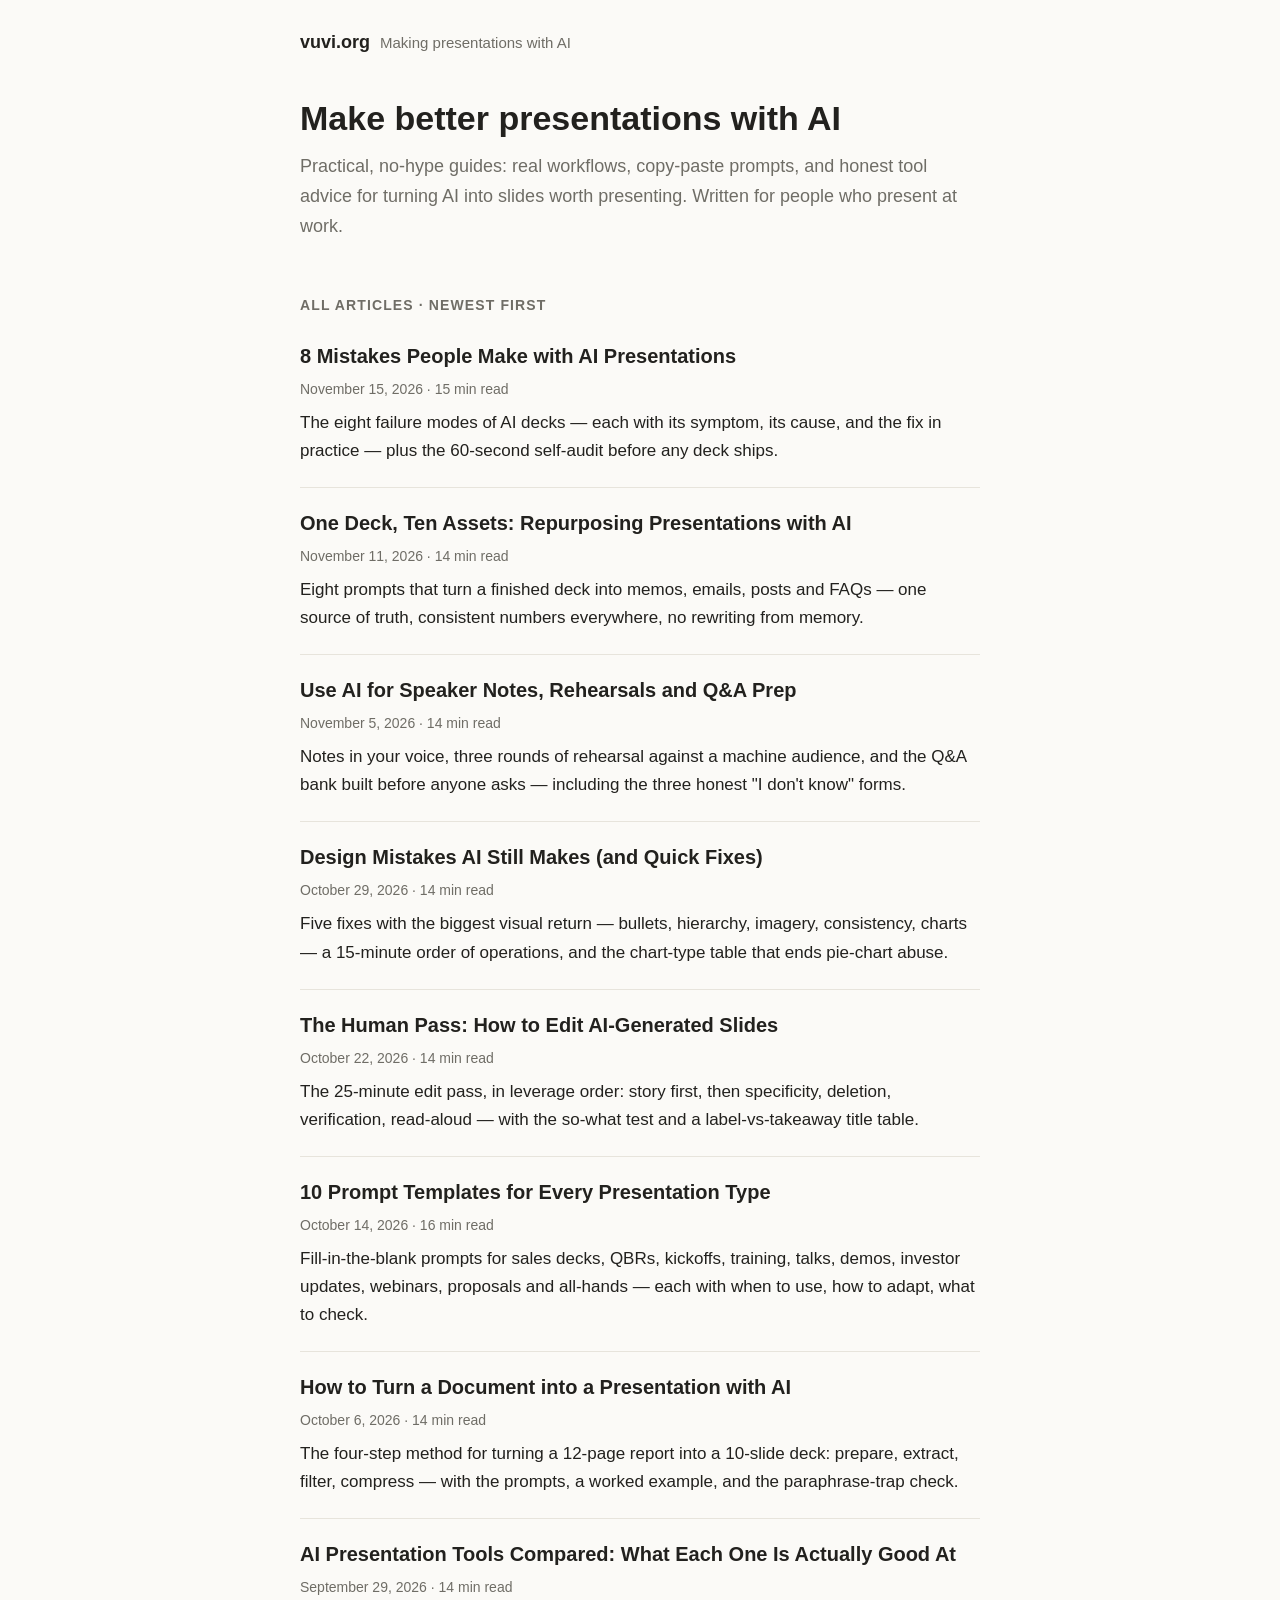
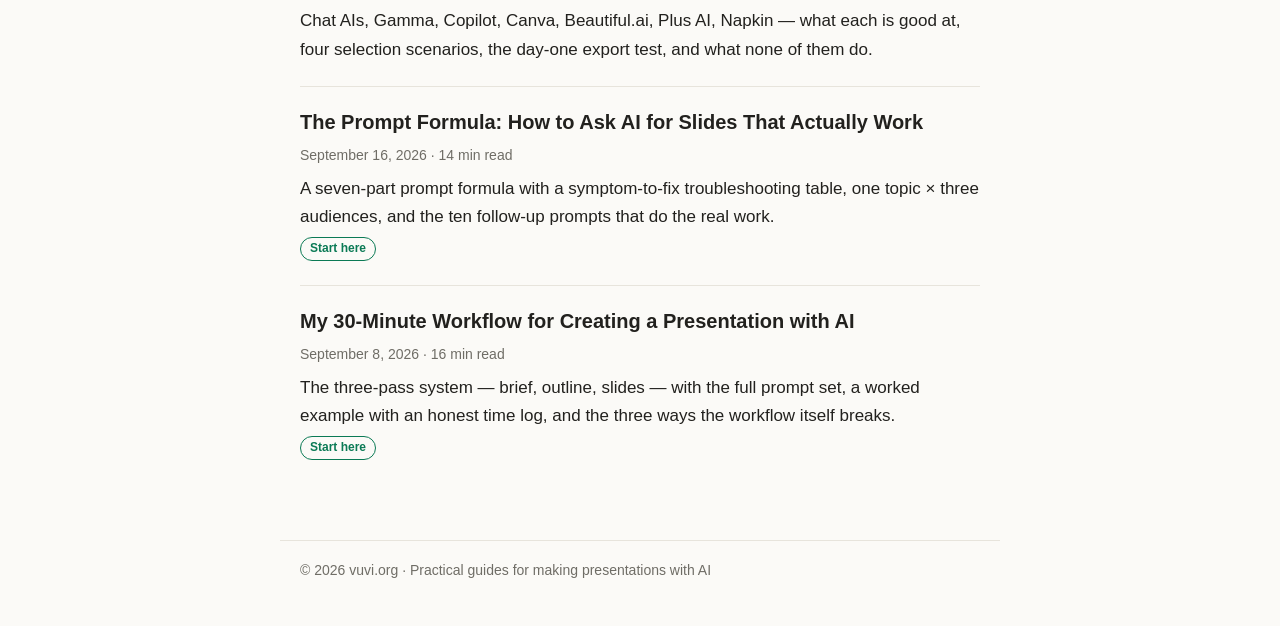
<file: index.html>
<!DOCTYPE html>
<html lang="en">
<head>
  <meta charset="utf-8">
  <meta name="viewport" content="width=device-width, initial-scale=1">
  <title>vuvi.org — Making presentations with AI</title>
  <meta name="description" content="Practical, no-hype guides on creating presentations with AI: real workflows, copy-paste prompts, honest tool advice. For people who present at work.">
  <meta name="author" content="vuvi.org">
  <meta name="robots" content="index, follow, max-image-preview:large, max-snippet:-1, max-video-preview:-1">
  <link rel="canonical" href="https://vuvi.org/">
  <link rel="alternate" hreflang="en" href="https://vuvi.org/">
  <link rel="alternate" hreflang="x-default" href="https://vuvi.org/">
  <link rel="alternate" type="application/rss+xml" title="vuvi.org — all articles" href="https://vuvi.org/feed.xml">
  <link rel="apple-touch-icon" sizes="180x180" href="https://vuvi.org/apple-touch-icon.png">
  <meta name="theme-color" content="#0b7a55" media="(prefers-color-scheme: light)">
  <meta name="theme-color" content="#161819" media="(prefers-color-scheme: dark)">
  <meta property="og:type" content="website">
  <meta property="og:site_name" content="vuvi.org">
  <meta property="og:locale" content="en_US">
  <meta property="og:url" content="https://vuvi.org/">
  <meta property="og:title" content="vuvi.org — Making presentations with AI">
  <meta property="og:description" content="Practical, no-hype guides on creating presentations with AI: real workflows, copy-paste prompts, honest tool advice. For people who present at work.">
  <meta property="og:image" content="https://vuvi.org/og-image.png">
  <meta property="og:image:type" content="image/png">
  <meta property="og:image:width" content="1200">
  <meta property="og:image:height" content="630">
  <meta property="og:image:alt" content="vuvi.org — practical guides for making presentations with AI">
  <meta name="twitter:card" content="summary_large_image">
  <meta name="twitter:title" content="vuvi.org — Making presentations with AI">
  <meta name="twitter:description" content="Practical, no-hype guides on creating presentations with AI: real workflows, copy-paste prompts, honest tool advice. For people who present at work.">
  <meta name="twitter:image" content="https://vuvi.org/og-image.png">
  <meta name="twitter:image:alt" content="vuvi.org — practical guides for making presentations with AI">
  <script type="application/ld+json">
{
  "@context": "https://schema.org",
  "@graph": [
    {
      "@type": "WebSite",
      "@id": "https://vuvi.org/#website",
      "url": "https://vuvi.org/",
      "name": "vuvi.org",
      "description": "Practical, no-hype guides on creating presentations with AI: real workflows, copy-paste prompts, honest tool advice.",
      "inLanguage": "en",
      "publisher": {
        "@id": "https://vuvi.org/#organization"
      }
    },
    {
      "@type": "Organization",
      "@id": "https://vuvi.org/#organization",
      "name": "vuvi.org",
      "url": "https://vuvi.org/",
      "logo": {
        "@type": "ImageObject",
        "url": "https://vuvi.org/og-image.png",
        "width": 1200,
        "height": 630
      }
    },
    {
      "@type": "Blog",
      "@id": "https://vuvi.org/#blog",
      "url": "https://vuvi.org/",
      "name": "vuvi.org — Making presentations with AI",
      "description": "Guides on making presentations with AI: workflows, prompts, editing and design.",
      "inLanguage": "en",
      "isPartOf": {
        "@id": "https://vuvi.org/#website"
      },
      "publisher": {
        "@id": "https://vuvi.org/#organization"
      },
      "blogPost": [
        {
          "@type": "BlogPosting",
          "headline": "8 Mistakes People Make with AI Presentations",
          "url": "https://vuvi.org/blog/ai-presentation-mistakes/",
          "datePublished": "2026-11-15",
          "position": 1
        },
        {
          "@type": "BlogPosting",
          "headline": "One Deck, Ten Assets: Repurposing Presentations with AI",
          "url": "https://vuvi.org/blog/repurpose-one-deck-many-assets/",
          "datePublished": "2026-11-11",
          "position": 2
        },
        {
          "@type": "BlogPosting",
          "headline": "Use AI for Speaker Notes, Rehearsals and Q&A Prep",
          "url": "https://vuvi.org/blog/ai-speaker-notes-qa-prep/",
          "datePublished": "2026-11-05",
          "position": 3
        },
        {
          "@type": "BlogPosting",
          "headline": "Design Mistakes AI Still Makes (and Quick Fixes)",
          "url": "https://vuvi.org/blog/fix-ai-slide-design/",
          "datePublished": "2026-10-29",
          "position": 4
        },
        {
          "@type": "BlogPosting",
          "headline": "The Human Pass: How to Edit AI-Generated Slides",
          "url": "https://vuvi.org/blog/edit-ai-generated-slides/",
          "datePublished": "2026-10-22",
          "position": 5
        },
        {
          "@type": "BlogPosting",
          "headline": "10 Prompt Templates for Every Presentation Type",
          "url": "https://vuvi.org/blog/prompt-templates-by-type/",
          "datePublished": "2026-10-14",
          "position": 6
        },
        {
          "@type": "BlogPosting",
          "headline": "How to Turn a Document into a Presentation with AI",
          "url": "https://vuvi.org/blog/turn-documents-into-slides/",
          "datePublished": "2026-10-06",
          "position": 7
        },
        {
          "@type": "BlogPosting",
          "headline": "AI Presentation Tools Compared: What Each One Is Actually Good At",
          "url": "https://vuvi.org/blog/ai-presentation-tools-compared/",
          "datePublished": "2026-09-29",
          "position": 8
        },
        {
          "@type": "BlogPosting",
          "headline": "The Prompt Formula: How to Ask AI for Slides That Actually Work",
          "url": "https://vuvi.org/blog/prompt-formula-for-slides/",
          "datePublished": "2026-09-16",
          "position": 9
        },
        {
          "@type": "BlogPosting",
          "headline": "My 30-Minute Workflow for Creating a Presentation with AI",
          "url": "https://vuvi.org/blog/ai-presentation-workflow/",
          "datePublished": "2026-09-08",
          "position": 10
        }
      ]
    }
  ]
}
  </script>
  <link rel="stylesheet" href="styles.css">
  <link rel="icon" href="favicon.ico" sizes="32x32">
  <link rel="icon" href="favicon.svg" type="image/svg+xml">
  <link rel="manifest" href="site.webmanifest">
</head>
<body>
  <header class="site-header">
    <span class="home-link">vuvi.org</span>
    <span class="tagline">Making presentations with AI</span>
  </header>
  <main>
    <section class="hero">
      <h1>Make better presentations with AI</h1>
      <p>Practical, no-hype guides: real workflows, copy-paste prompts, and honest tool advice for turning AI into slides worth presenting. Written for people who present at work.</p>
    </section>

    <h2 class="list-title">All articles · newest first</h2>
    <ol class="post-list">
      <li>
        <a class="post-title" href="blog/ai-presentation-mistakes/">8 Mistakes People Make with AI Presentations</a>
        <p class="meta">November 15, 2026 · 15 min read</p>
        <p class="excerpt">The eight failure modes of AI decks — each with its symptom, its cause, and the fix in practice — plus the 60-second self-audit before any deck ships.</p>
      </li>
      <li>
        <a class="post-title" href="blog/repurpose-one-deck-many-assets/">One Deck, Ten Assets: Repurposing Presentations with AI</a>
        <p class="meta">November 11, 2026 · 14 min read</p>
        <p class="excerpt">Eight prompts that turn a finished deck into memos, emails, posts and FAQs — one source of truth, consistent numbers everywhere, no rewriting from memory.</p>
      </li>
      <li>
        <a class="post-title" href="blog/ai-speaker-notes-qa-prep/">Use AI for Speaker Notes, Rehearsals and Q&amp;A Prep</a>
        <p class="meta">November 5, 2026 · 14 min read</p>
        <p class="excerpt">Notes in your voice, three rounds of rehearsal against a machine audience, and the Q&amp;A bank built before anyone asks — including the three honest "I don't know" forms.</p>
      </li>
      <li>
        <a class="post-title" href="blog/fix-ai-slide-design/">Design Mistakes AI Still Makes (and Quick Fixes)</a>
        <p class="meta">October 29, 2026 · 14 min read</p>
        <p class="excerpt">Five fixes with the biggest visual return — bullets, hierarchy, imagery, consistency, charts — a 15-minute order of operations, and the chart-type table that ends pie-chart abuse.</p>
      </li>
      <li>
        <a class="post-title" href="blog/edit-ai-generated-slides/">The Human Pass: How to Edit AI-Generated Slides</a>
        <p class="meta">October 22, 2026 · 14 min read</p>
        <p class="excerpt">The 25-minute edit pass, in leverage order: story first, then specificity, deletion, verification, read-aloud — with the so-what test and a label-vs-takeaway title table.</p>
      </li>
      <li>
        <a class="post-title" href="blog/prompt-templates-by-type/">10 Prompt Templates for Every Presentation Type</a>
        <p class="meta">October 14, 2026 · 16 min read</p>
        <p class="excerpt">Fill-in-the-blank prompts for sales decks, QBRs, kickoffs, training, talks, demos, investor updates, webinars, proposals and all-hands — each with when to use, how to adapt, what to check.</p>
      </li>
      <li>
        <a class="post-title" href="blog/turn-documents-into-slides/">How to Turn a Document into a Presentation with AI</a>
        <p class="meta">October 6, 2026 · 14 min read</p>
        <p class="excerpt">The four-step method for turning a 12-page report into a 10-slide deck: prepare, extract, filter, compress — with the prompts, a worked example, and the paraphrase-trap check.</p>
      </li>
      <li>
        <a class="post-title" href="blog/ai-presentation-tools-compared/">AI Presentation Tools Compared: What Each One Is Actually Good At</a>
        <p class="meta">September 29, 2026 · 14 min read</p>
        <p class="excerpt">Chat AIs, Gamma, Copilot, Canva, Beautiful.ai, Plus AI, Napkin — what each is good at, four selection scenarios, the day-one export test, and what none of them do.</p>
      </li>
      <li>
        <a class="post-title" href="blog/prompt-formula-for-slides/">The Prompt Formula: How to Ask AI for Slides That Actually Work</a>
        <p class="meta">September 16, 2026 · 14 min read</p>
        <p class="excerpt">A seven-part prompt formula with a symptom-to-fix troubleshooting table, one topic × three audiences, and the ten follow-up prompts that do the real work.</p>
        <span class="badge" style="margin-left:0;margin-top:6px">Start here</span>
      </li>
      <li>
        <a class="post-title" href="blog/ai-presentation-workflow/">My 30-Minute Workflow for Creating a Presentation with AI</a>
        <p class="meta">September 8, 2026 · 16 min read</p>
        <p class="excerpt">The three-pass system — brief, outline, slides — with the full prompt set, a worked example with an honest time log, and the three ways the workflow itself breaks.</p>
        <span class="badge" style="margin-left:0;margin-top:6px">Start here</span>
      </li>
    </ol>
  </main>
  <footer>© 2026 vuvi.org · Practical guides for making presentations with AI</footer>
</body>
</html>
</file>
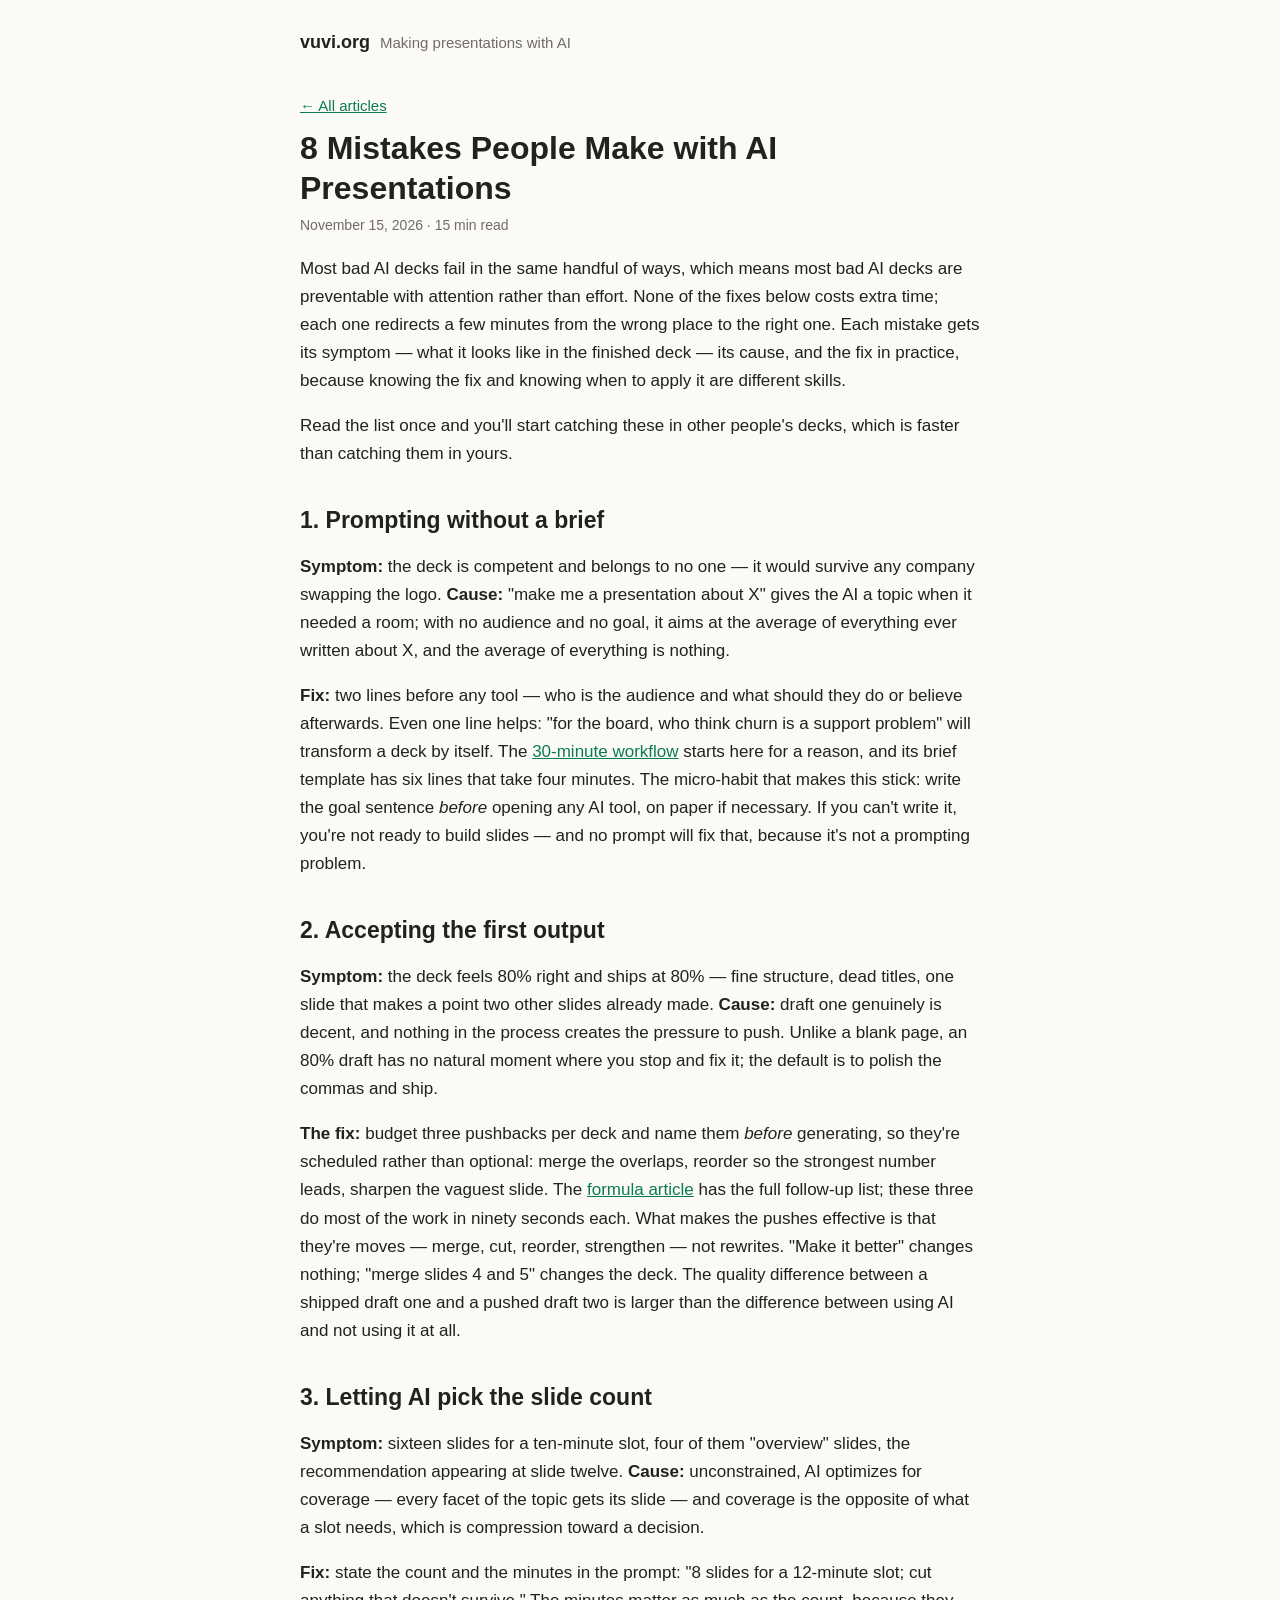
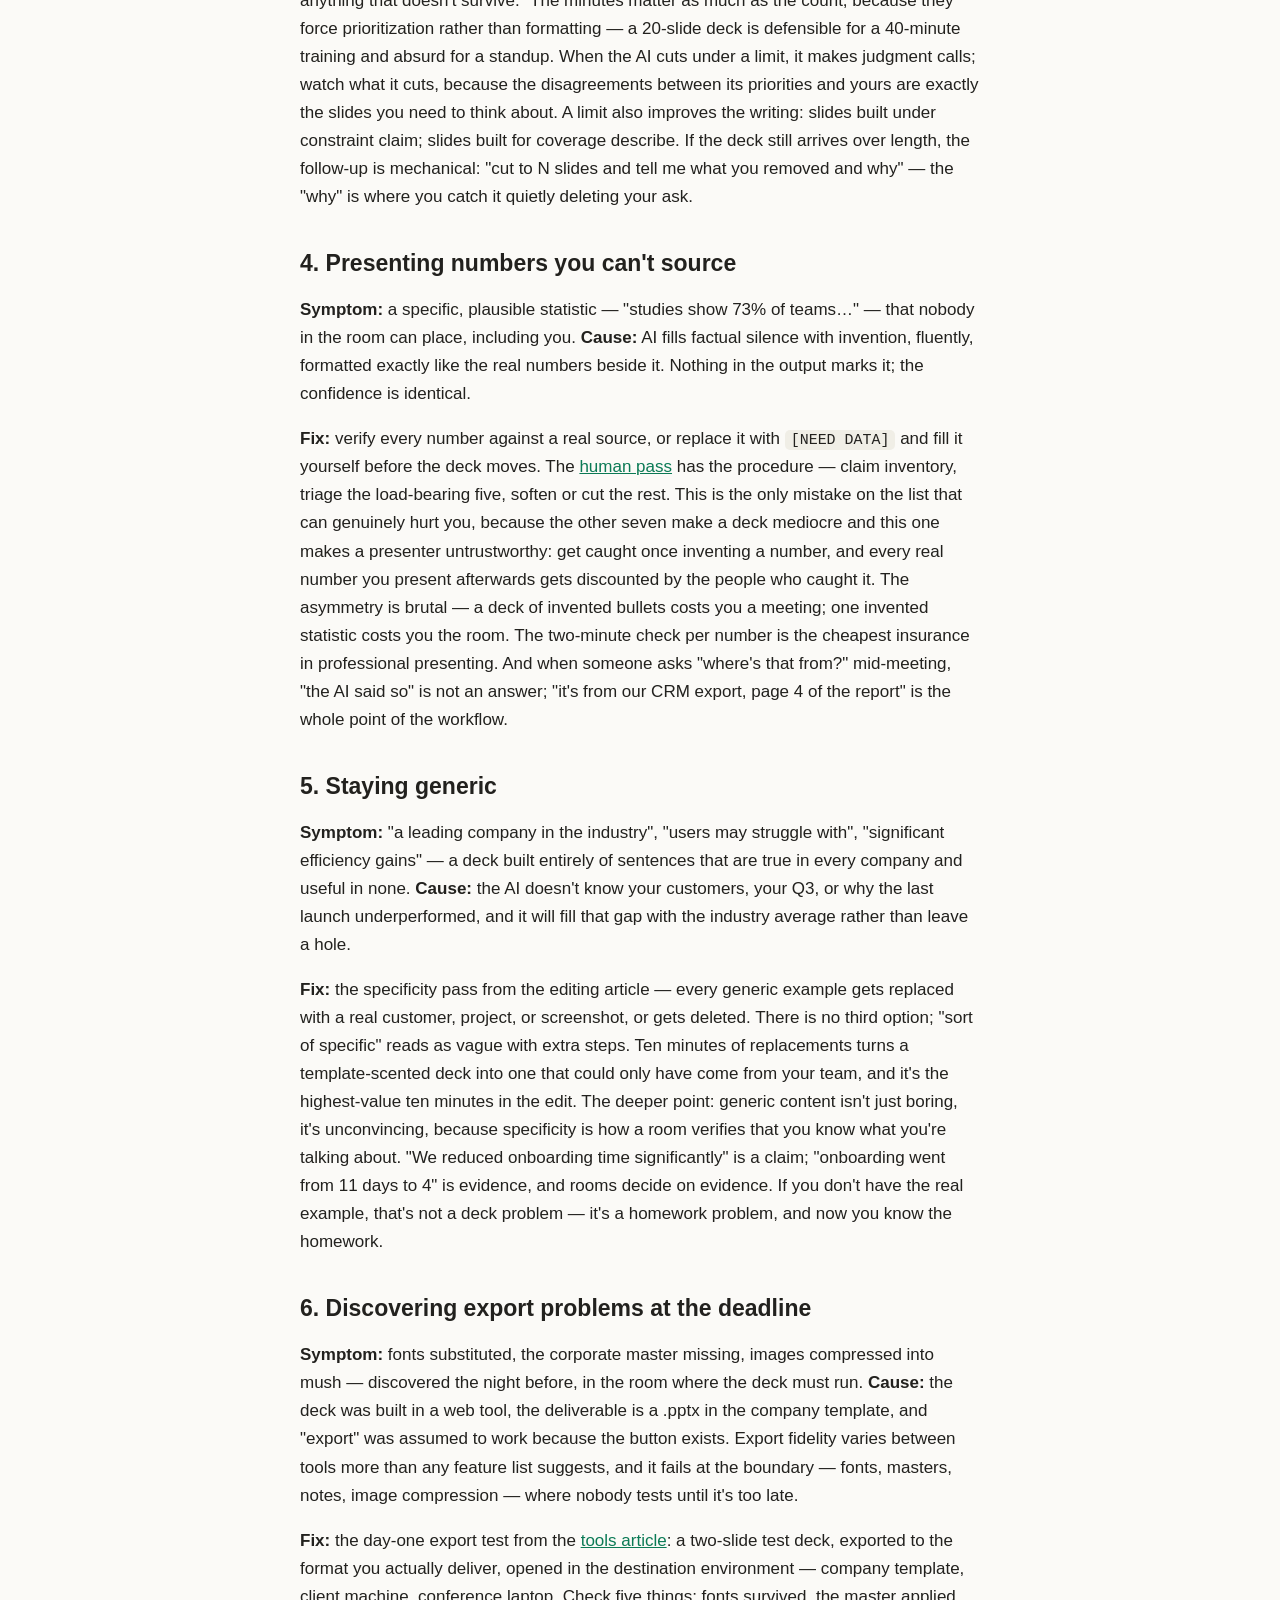
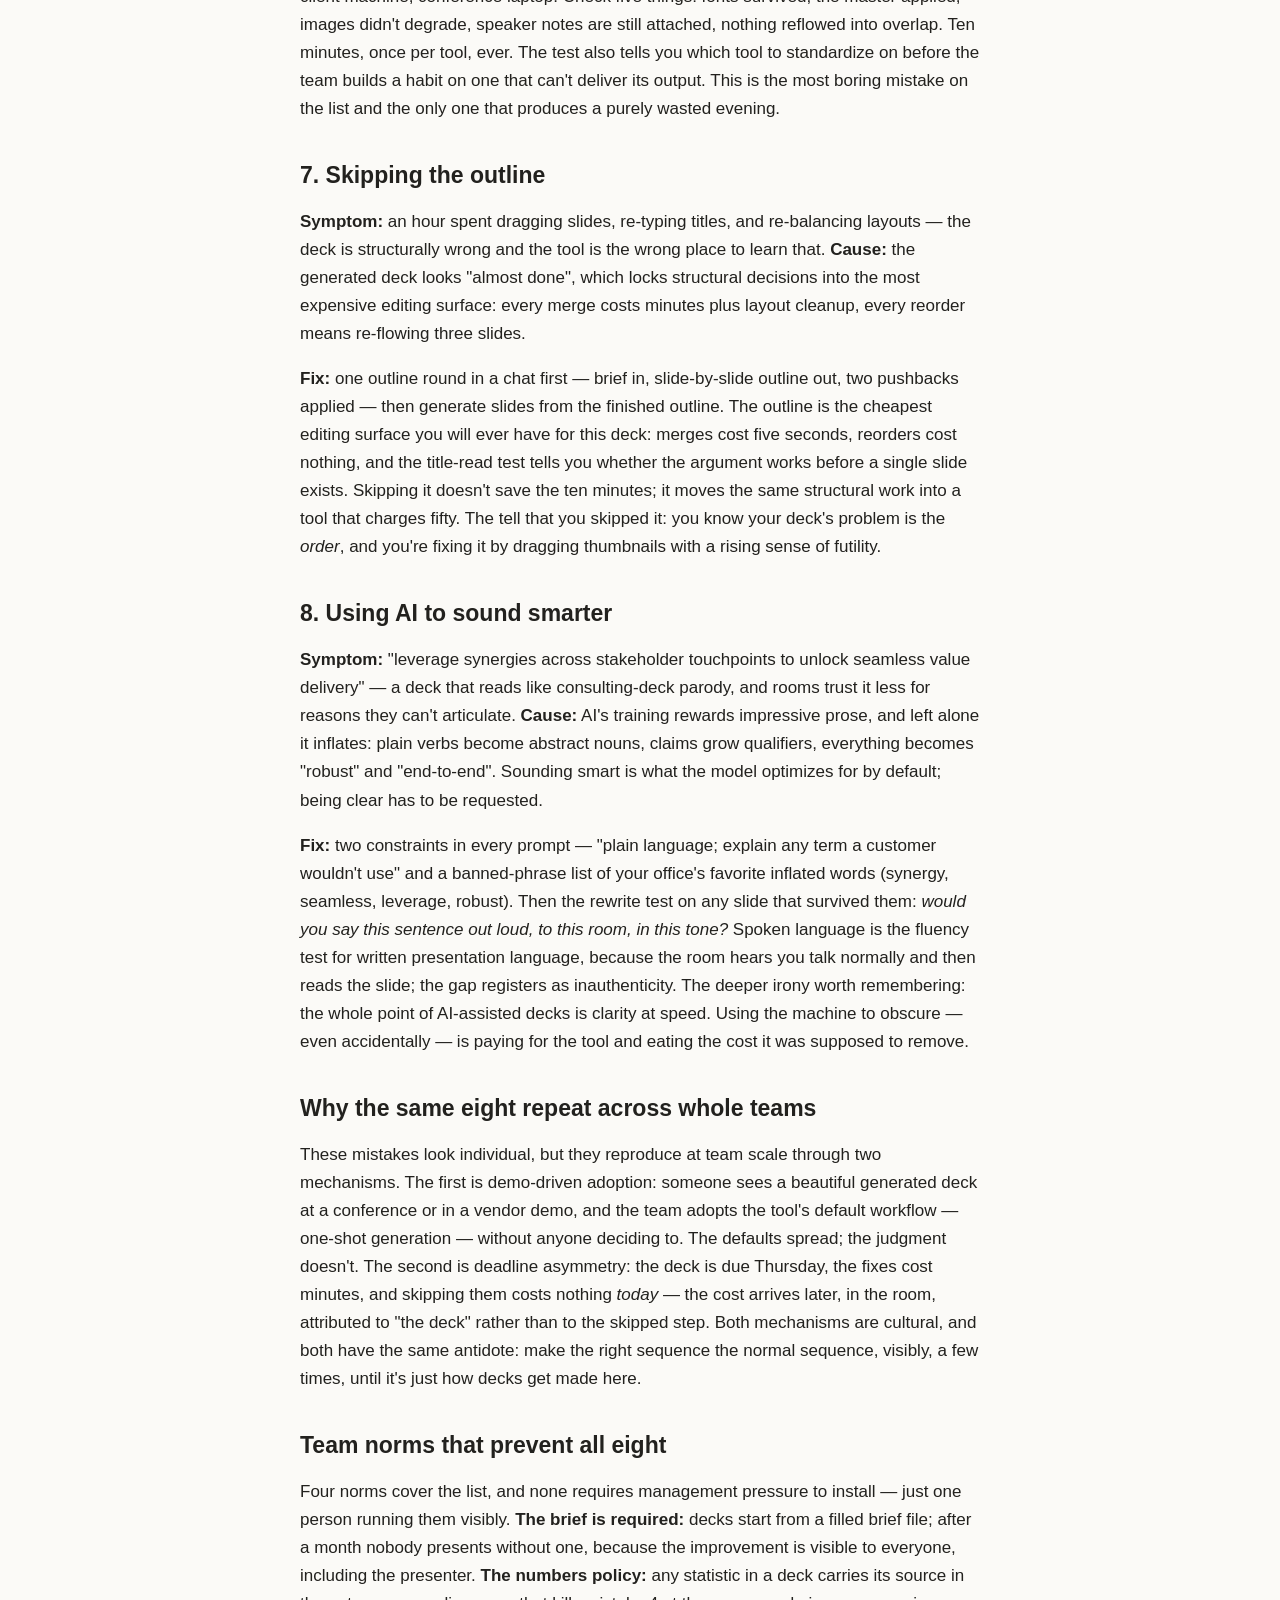
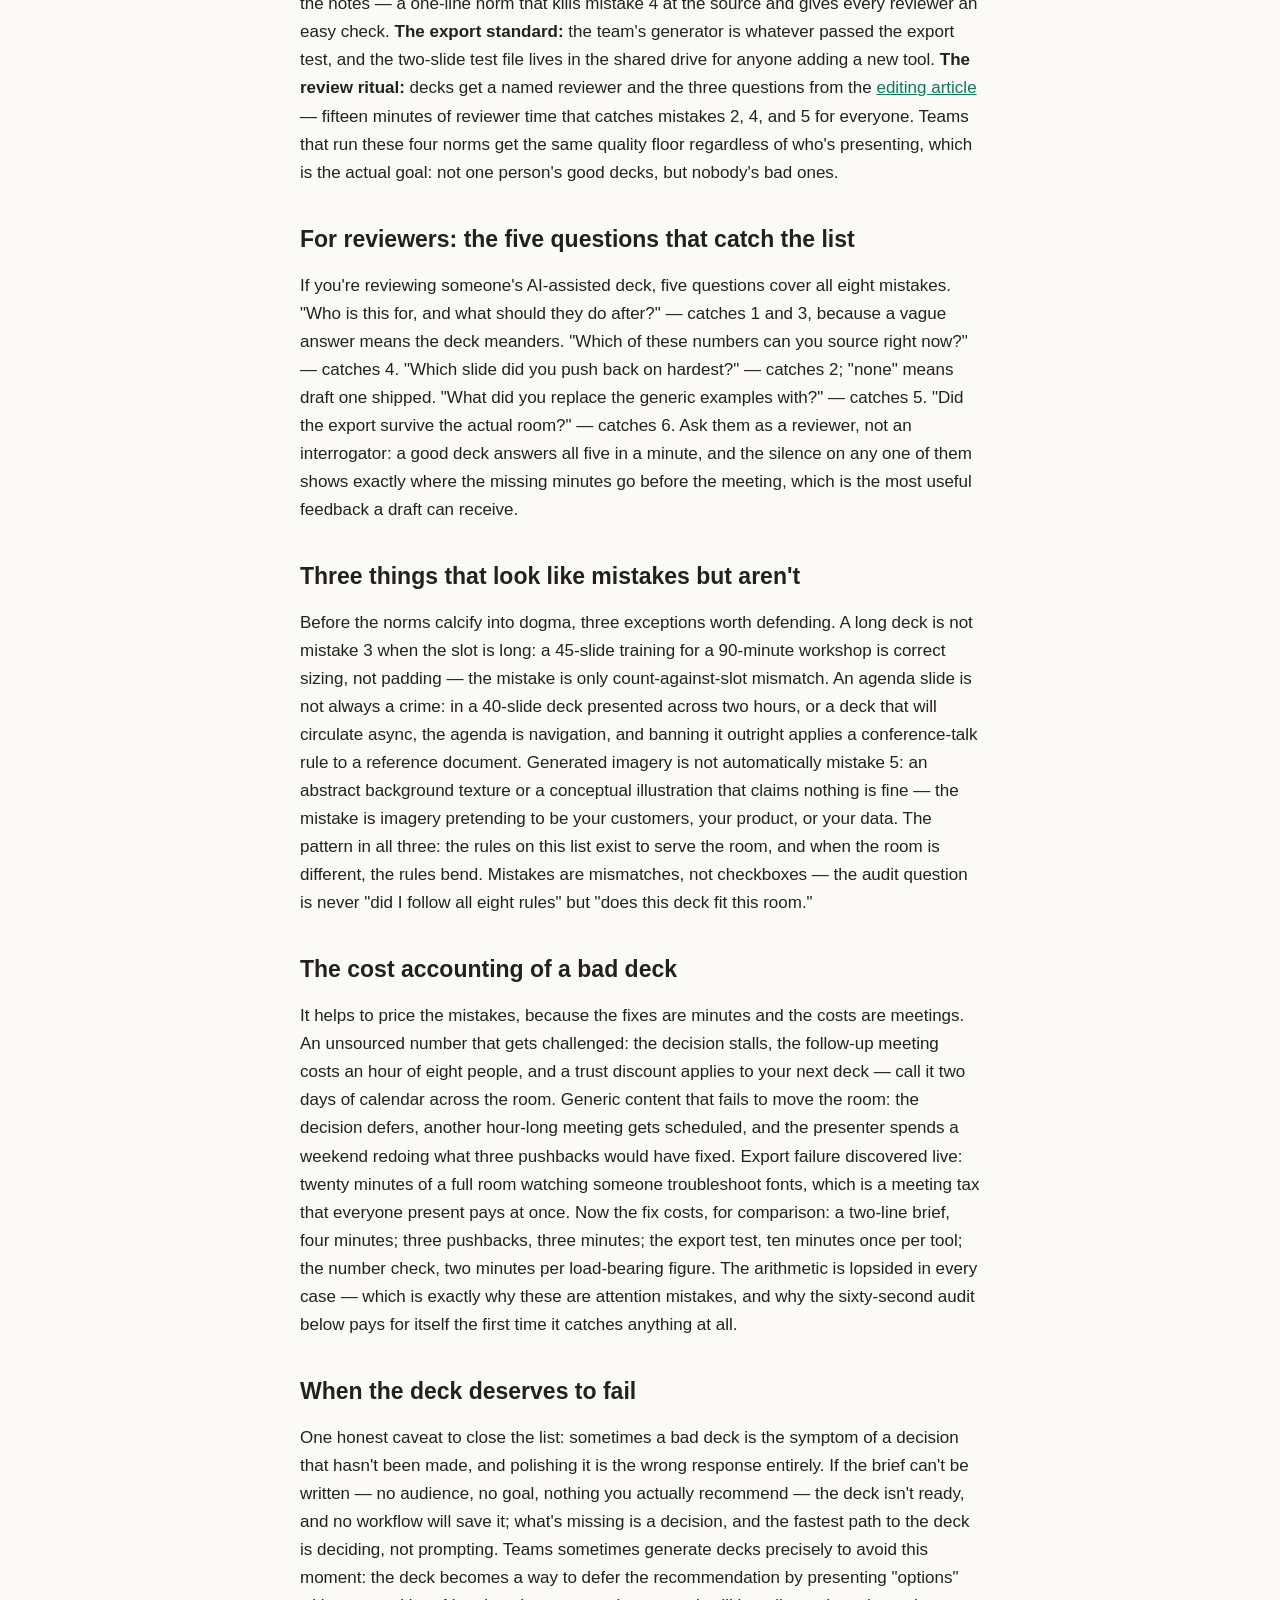
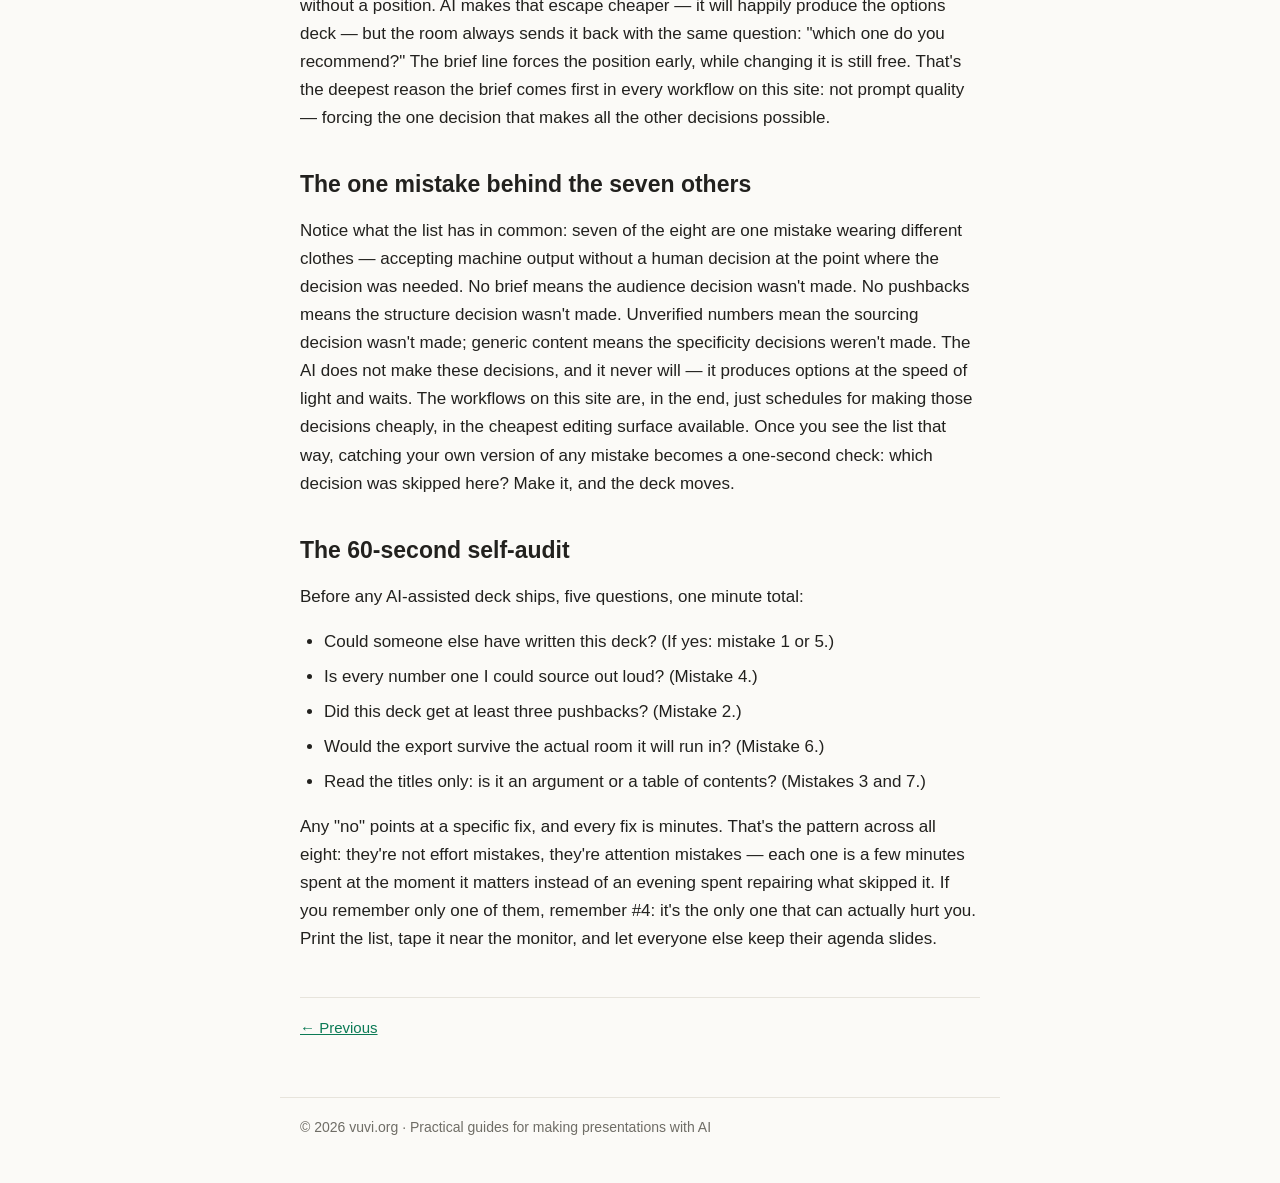
<file: blog/ai-presentation-mistakes/index.html>
<!DOCTYPE html>
<html lang="en">
<head>
  <meta charset="utf-8">
  <meta name="viewport" content="width=device-width, initial-scale=1">
  <title>8 Mistakes People Make with AI Presentations — vuvi.org</title>
  <meta name="description" content="The eight failure modes of AI-built decks — missing briefs, first-draft shipping, unsourced numbers, generic content, export surprises — each with a symptom, a cause, and a one-line fix.">
  <meta name="author" content="vuvi.org">
  <meta name="robots" content="index, follow, max-image-preview:large, max-snippet:-1, max-video-preview:-1">
  <link rel="canonical" href="https://vuvi.org/blog/ai-presentation-mistakes/">
  <link rel="alternate" hreflang="en" href="https://vuvi.org/blog/ai-presentation-mistakes/">
  <link rel="alternate" hreflang="x-default" href="https://vuvi.org/blog/ai-presentation-mistakes/">
  <link rel="alternate" type="application/rss+xml" title="vuvi.org — all articles" href="https://vuvi.org/feed.xml">
  <link rel="apple-touch-icon" sizes="180x180" href="https://vuvi.org/apple-touch-icon.png">
  <meta name="theme-color" content="#0b7a55" media="(prefers-color-scheme: light)">
  <meta name="theme-color" content="#161819" media="(prefers-color-scheme: dark)">
  <meta property="og:type" content="article">
  <meta property="og:site_name" content="vuvi.org">
  <meta property="og:locale" content="en_US">
  <meta property="og:url" content="https://vuvi.org/blog/ai-presentation-mistakes/">
  <meta property="og:title" content="8 Mistakes People Make with AI Presentations">
  <meta property="og:description" content="The eight failure modes of AI-built decks — missing briefs, first-draft shipping, unsourced numbers, generic content, export surprises — each with a symptom, a cause, and a one-line fix.">
  <meta property="article:published_time" content="2026-11-15">
  <meta property="article:modified_time" content="2026-11-15">
  <meta property="article:section" content="AI presentations">
  <meta property="og:image" content="https://vuvi.org/og-image.png">
  <meta property="og:image:type" content="image/png">
  <meta property="og:image:width" content="1200">
  <meta property="og:image:height" content="630">
  <meta property="og:image:alt" content="vuvi.org — practical guides for making presentations with AI">
  <meta name="twitter:card" content="summary_large_image">
  <meta name="twitter:title" content="8 Mistakes People Make with AI Presentations">
  <meta name="twitter:description" content="The eight failure modes of AI-built decks — missing briefs, first-draft shipping, unsourced numbers, generic content, export surprises — each with a symptom, a cause, and a one-line fix.">
  <meta name="twitter:image" content="https://vuvi.org/og-image.png">
  <meta name="twitter:image:alt" content="vuvi.org — practical guides for making presentations with AI">
  <script type="application/ld+json">
{
  "@context": "https://schema.org",
  "@graph": [
    {
      "@type": "BlogPosting",
      "@id": "https://vuvi.org/blog/ai-presentation-mistakes/#article",
      "headline": "8 Mistakes People Make with AI Presentations",
      "name": "8 Mistakes People Make with AI Presentations",
      "description": "The eight failure modes of AI-built decks — missing briefs, first-draft shipping, unsourced numbers, generic content, export surprises — each with a symptom, a cause, and a one-line fix.",
      "url": "https://vuvi.org/blog/ai-presentation-mistakes/",
      "mainEntityOfPage": {
        "@type": "WebPage",
        "@id": "https://vuvi.org/blog/ai-presentation-mistakes/"
      },
      "datePublished": "2026-11-15",
      "dateModified": "2026-11-15",
      "inLanguage": "en",
      "author": {
        "@type": "Organization",
        "name": "vuvi.org",
        "url": "https://vuvi.org/"
      },
      "publisher": {
        "@type": "Organization",
        "name": "vuvi.org",
        "url": "https://vuvi.org/",
        "logo": {
          "@type": "ImageObject",
          "url": "https://vuvi.org/og-image.png",
          "width": 1200,
          "height": 630
        }
      },
      "image": {
        "@type": "ImageObject",
        "url": "https://vuvi.org/og-image.png",
        "width": 1200,
        "height": 630
      },
      "isPartOf": {
        "@type": "Blog",
        "@id": "https://vuvi.org/#blog"
      },
      "articleSection": "AI presentations",
      "timeRequired": "PT15M"
    },
    {
      "@type": "BreadcrumbList",
      "@id": "https://vuvi.org/blog/ai-presentation-mistakes/#breadcrumbs",
      "itemListElement": [
        {
          "@type": "ListItem",
          "position": 1,
          "name": "Home",
          "item": "https://vuvi.org/"
        },
        {
          "@type": "ListItem",
          "position": 2,
          "name": "8 Mistakes People Make with AI Presentations",
          "item": "https://vuvi.org/blog/ai-presentation-mistakes/"
        }
      ]
    }
  ]
}
  </script>
  <link rel="stylesheet" href="../../styles.css">
  <link rel="icon" href="../../favicon.ico" sizes="32x32">
  <link rel="icon" href="../../favicon.svg" type="image/svg+xml">
  <link rel="manifest" href="../../site.webmanifest">
</head>
<body>
  <header class="site-header">
    <a class="home-link" href="../../">vuvi.org</a>
    <span class="tagline">Making presentations with AI</span>
  </header>
  <main>
    <article>
      <p class="backlink"><a href="../../">← All articles</a></p>
      <h1>8 Mistakes People Make with AI Presentations</h1>
      <p class="meta">November 15, 2026 · 15 min read</p>

      <p>Most bad AI decks fail in the same handful of ways, which means most bad AI decks are preventable with attention rather than effort. None of the fixes below costs extra time; each one redirects a few minutes from the wrong place to the right one. Each mistake gets its symptom — what it looks like in the finished deck — its cause, and the fix in practice, because knowing the fix and knowing when to apply it are different skills.</p>
      <p>Read the list once and you'll start catching these in other people's decks, which is faster than catching them in yours.</p>

      <h2>1. Prompting without a brief</h2>
      <p><strong>Symptom:</strong> the deck is competent and belongs to no one — it would survive any company swapping the logo. <strong>Cause:</strong> "make me a presentation about X" gives the AI a topic when it needed a room; with no audience and no goal, it aims at the average of everything ever written about X, and the average of everything is nothing.</p>
      <p><strong>Fix:</strong> two lines before any tool — who is the audience and what should they do or believe afterwards. Even one line helps: "for the board, who think churn is a support problem" will transform a deck by itself. The <a href="../ai-presentation-workflow/">30-minute workflow</a> starts here for a reason, and its brief template has six lines that take four minutes. The micro-habit that makes this stick: write the goal sentence <em>before</em> opening any AI tool, on paper if necessary. If you can't write it, you're not ready to build slides — and no prompt will fix that, because it's not a prompting problem.</p>

      <h2>2. Accepting the first output</h2>
      <p><strong>Symptom:</strong> the deck feels 80% right and ships at 80% — fine structure, dead titles, one slide that makes a point two other slides already made. <strong>Cause:</strong> draft one genuinely is decent, and nothing in the process creates the pressure to push. Unlike a blank page, an 80% draft has no natural moment where you stop and fix it; the default is to polish the commas and ship.</p>
      <p><strong>The fix:</strong> budget three pushbacks per deck and name them <em>before</em> generating, so they're scheduled rather than optional: merge the overlaps, reorder so the strongest number leads, sharpen the vaguest slide. The <a href="../prompt-formula-for-slides/">formula article</a> has the full follow-up list; these three do most of the work in ninety seconds each. What makes the pushes effective is that they're moves — merge, cut, reorder, strengthen — not rewrites. "Make it better" changes nothing; "merge slides 4 and 5" changes the deck. The quality difference between a shipped draft one and a pushed draft two is larger than the difference between using AI and not using it at all.</p>

      <h2>3. Letting AI pick the slide count</h2>
      <p><strong>Symptom:</strong> sixteen slides for a ten-minute slot, four of them "overview" slides, the recommendation appearing at slide twelve. <strong>Cause:</strong> unconstrained, AI optimizes for coverage — every facet of the topic gets its slide — and coverage is the opposite of what a slot needs, which is compression toward a decision.</p>
      <p><strong>Fix:</strong> state the count and the minutes in the prompt: "8 slides for a 12-minute slot; cut anything that doesn't survive." The minutes matter as much as the count, because they force prioritization rather than formatting — a 20-slide deck is defensible for a 40-minute training and absurd for a standup. When the AI cuts under a limit, it makes judgment calls; watch what it cuts, because the disagreements between its priorities and yours are exactly the slides you need to think about. A limit also improves the writing: slides built under constraint claim; slides built for coverage describe. If the deck still arrives over length, the follow-up is mechanical: "cut to N slides and tell me what you removed and why" — the "why" is where you catch it quietly deleting your ask.</p>

      <h2>4. Presenting numbers you can't source</h2>
      <p><strong>Symptom:</strong> a specific, plausible statistic — "studies show 73% of teams…" — that nobody in the room can place, including you. <strong>Cause:</strong> AI fills factual silence with invention, fluently, formatted exactly like the real numbers beside it. Nothing in the output marks it; the confidence is identical.</p>
      <p><strong>Fix:</strong> verify every number against a real source, or replace it with <code>[NEED DATA]</code> and fill it yourself before the deck moves. The <a href="../edit-ai-generated-slides/">human pass</a> has the procedure — claim inventory, triage the load-bearing five, soften or cut the rest. This is the only mistake on the list that can genuinely hurt you, because the other seven make a deck mediocre and this one makes a presenter untrustworthy: get caught once inventing a number, and every real number you present afterwards gets discounted by the people who caught it. The asymmetry is brutal — a deck of invented bullets costs you a meeting; one invented statistic costs you the room. The two-minute check per number is the cheapest insurance in professional presenting. And when someone asks "where's that from?" mid-meeting, "the AI said so" is not an answer; "it's from our CRM export, page 4 of the report" is the whole point of the workflow.</p>

      <h2>5. Staying generic</h2>
      <p><strong>Symptom:</strong> "a leading company in the industry", "users may struggle with", "significant efficiency gains" — a deck built entirely of sentences that are true in every company and useful in none. <strong>Cause:</strong> the AI doesn't know your customers, your Q3, or why the last launch underperformed, and it will fill that gap with the industry average rather than leave a hole.</p>
      <p><strong>Fix:</strong> the specificity pass from the editing article — every generic example gets replaced with a real customer, project, or screenshot, or gets deleted. There is no third option; "sort of specific" reads as vague with extra steps. Ten minutes of replacements turns a template-scented deck into one that could only have come from your team, and it's the highest-value ten minutes in the edit. The deeper point: generic content isn't just boring, it's unconvincing, because specificity is how a room verifies that you know what you're talking about. "We reduced onboarding time significantly" is a claim; "onboarding went from 11 days to 4" is evidence, and rooms decide on evidence. If you don't have the real example, that's not a deck problem — it's a homework problem, and now you know the homework.</p>

      <h2>6. Discovering export problems at the deadline</h2>
      <p><strong>Symptom:</strong> fonts substituted, the corporate master missing, images compressed into mush — discovered the night before, in the room where the deck must run. <strong>Cause:</strong> the deck was built in a web tool, the deliverable is a .pptx in the company template, and "export" was assumed to work because the button exists. Export fidelity varies between tools more than any feature list suggests, and it fails at the boundary — fonts, masters, notes, image compression — where nobody tests until it's too late.</p>
      <p><strong>Fix:</strong> the day-one export test from the <a href="../ai-presentation-tools-compared/">tools article</a>: a two-slide test deck, exported to the format you actually deliver, opened in the destination environment — company template, client machine, conference laptop. Check five things: fonts survived, the master applied, images didn't degrade, speaker notes are still attached, nothing reflowed into overlap. Ten minutes, once per tool, ever. The test also tells you which tool to standardize on before the team builds a habit on one that can't deliver its output. This is the most boring mistake on the list and the only one that produces a purely wasted evening.</p>

      <h2>7. Skipping the outline</h2>
      <p><strong>Symptom:</strong> an hour spent dragging slides, re-typing titles, and re-balancing layouts — the deck is structurally wrong and the tool is the wrong place to learn that. <strong>Cause:</strong> the generated deck looks "almost done", which locks structural decisions into the most expensive editing surface: every merge costs minutes plus layout cleanup, every reorder means re-flowing three slides.</p>
      <p><strong>Fix:</strong> one outline round in a chat first — brief in, slide-by-slide outline out, two pushbacks applied — then generate slides from the finished outline. The outline is the cheapest editing surface you will ever have for this deck: merges cost five seconds, reorders cost nothing, and the title-read test tells you whether the argument works before a single slide exists. Skipping it doesn't save the ten minutes; it moves the same structural work into a tool that charges fifty. The tell that you skipped it: you know your deck's problem is the <em>order</em>, and you're fixing it by dragging thumbnails with a rising sense of futility.</p>

      <h2>8. Using AI to sound smarter</h2>
      <p><strong>Symptom:</strong> "leverage synergies across stakeholder touchpoints to unlock seamless value delivery" — a deck that reads like consulting-deck parody, and rooms trust it less for reasons they can't articulate. <strong>Cause:</strong> AI's training rewards impressive prose, and left alone it inflates: plain verbs become abstract nouns, claims grow qualifiers, everything becomes "robust" and "end-to-end". Sounding smart is what the model optimizes for by default; being clear has to be requested.</p>
      <p><strong>Fix:</strong> two constraints in every prompt — "plain language; explain any term a customer wouldn't use" and a banned-phrase list of your office's favorite inflated words (synergy, seamless, leverage, robust). Then the rewrite test on any slide that survived them: <em>would you say this sentence out loud, to this room, in this tone?</em> Spoken language is the fluency test for written presentation language, because the room hears you talk normally and then reads the slide; the gap registers as inauthenticity. The deeper irony worth remembering: the whole point of AI-assisted decks is clarity at speed. Using the machine to obscure — even accidentally — is paying for the tool and eating the cost it was supposed to remove.</p>

      <h2>Why the same eight repeat across whole teams</h2>
      <p>These mistakes look individual, but they reproduce at team scale through two mechanisms. The first is demo-driven adoption: someone sees a beautiful generated deck at a conference or in a vendor demo, and the team adopts the tool's default workflow — one-shot generation — without anyone deciding to. The defaults spread; the judgment doesn't. The second is deadline asymmetry: the deck is due Thursday, the fixes cost minutes, and skipping them costs nothing <em>today</em> — the cost arrives later, in the room, attributed to "the deck" rather than to the skipped step. Both mechanisms are cultural, and both have the same antidote: make the right sequence the normal sequence, visibly, a few times, until it's just how decks get made here.</p>

      <h2>Team norms that prevent all eight</h2>
      <p>Four norms cover the list, and none requires management pressure to install — just one person running them visibly. <strong>The brief is required:</strong> decks start from a filled brief file; after a month nobody presents without one, because the improvement is visible to everyone, including the presenter. <strong>The numbers policy:</strong> any statistic in a deck carries its source in the notes — a one-line norm that kills mistake 4 at the source and gives every reviewer an easy check. <strong>The export standard:</strong> the team's generator is whatever passed the export test, and the two-slide test file lives in the shared drive for anyone adding a new tool. <strong>The review ritual:</strong> decks get a named reviewer and the three questions from the <a href="../edit-ai-generated-slides/">editing article</a> — fifteen minutes of reviewer time that catches mistakes 2, 4, and 5 for everyone. Teams that run these four norms get the same quality floor regardless of who's presenting, which is the actual goal: not one person's good decks, but nobody's bad ones.</p>

      <h2>For reviewers: the five questions that catch the list</h2>
      <p>If you're reviewing someone's AI-assisted deck, five questions cover all eight mistakes. "Who is this for, and what should they do after?" — catches 1 and 3, because a vague answer means the deck meanders. "Which of these numbers can you source right now?" — catches 4. "Which slide did you push back on hardest?" — catches 2; "none" means draft one shipped. "What did you replace the generic examples with?" — catches 5. "Did the export survive the actual room?" — catches 6. Ask them as a reviewer, not an interrogator: a good deck answers all five in a minute, and the silence on any one of them shows exactly where the missing minutes go before the meeting, which is the most useful feedback a draft can receive.</p>

      <h2>Three things that look like mistakes but aren't</h2>
      <p>Before the norms calcify into dogma, three exceptions worth defending. A long deck is not mistake 3 when the slot is long: a 45-slide training for a 90-minute workshop is correct sizing, not padding — the mistake is only count-against-slot mismatch. An agenda slide is not always a crime: in a 40-slide deck presented across two hours, or a deck that will circulate async, the agenda is navigation, and banning it outright applies a conference-talk rule to a reference document. Generated imagery is not automatically mistake 5: an abstract background texture or a conceptual illustration that claims nothing is fine — the mistake is imagery pretending to be your customers, your product, or your data. The pattern in all three: the rules on this list exist to serve the room, and when the room is different, the rules bend. Mistakes are mismatches, not checkboxes — the audit question is never "did I follow all eight rules" but "does this deck fit this room."</p>

      <h2>The cost accounting of a bad deck</h2>
      <p>It helps to price the mistakes, because the fixes are minutes and the costs are meetings. An unsourced number that gets challenged: the decision stalls, the follow-up meeting costs an hour of eight people, and a trust discount applies to your next deck — call it two days of calendar across the room. Generic content that fails to move the room: the decision defers, another hour-long meeting gets scheduled, and the presenter spends a weekend redoing what three pushbacks would have fixed. Export failure discovered live: twenty minutes of a full room watching someone troubleshoot fonts, which is a meeting tax that everyone present pays at once. Now the fix costs, for comparison: a two-line brief, four minutes; three pushbacks, three minutes; the export test, ten minutes once per tool; the number check, two minutes per load-bearing figure. The arithmetic is lopsided in every case — which is exactly why these are attention mistakes, and why the sixty-second audit below pays for itself the first time it catches anything at all.</p>

      <h2>When the deck deserves to fail</h2>
      <p>One honest caveat to close the list: sometimes a bad deck is the symptom of a decision that hasn't been made, and polishing it is the wrong response entirely. If the brief can't be written — no audience, no goal, nothing you actually recommend — the deck isn't ready, and no workflow will save it; what's missing is a decision, and the fastest path to the deck is deciding, not prompting. Teams sometimes generate decks precisely to avoid this moment: the deck becomes a way to defer the recommendation by presenting "options" without a position. AI makes that escape cheaper — it will happily produce the options deck — but the room always sends it back with the same question: "which one do you recommend?" The brief line forces the position early, while changing it is still free. That's the deepest reason the brief comes first in every workflow on this site: not prompt quality — forcing the one decision that makes all the other decisions possible.</p>

      <h2>The one mistake behind the seven others</h2>
      <p>Notice what the list has in common: seven of the eight are one mistake wearing different clothes — accepting machine output without a human decision at the point where the decision was needed. No brief means the audience decision wasn't made. No pushbacks means the structure decision wasn't made. Unverified numbers mean the sourcing decision wasn't made; generic content means the specificity decisions weren't made. The AI does not make these decisions, and it never will — it produces options at the speed of light and waits. The workflows on this site are, in the end, just schedules for making those decisions cheaply, in the cheapest editing surface available. Once you see the list that way, catching your own version of any mistake becomes a one-second check: which decision was skipped here? Make it, and the deck moves.</p>

      <h2>The 60-second self-audit</h2>
      <p>Before any AI-assisted deck ships, five questions, one minute total:</p>
      <ul>
        <li>Could someone else have written this deck? (If yes: mistake 1 or 5.)</li>
        <li>Is every number one I could source out loud? (Mistake 4.)</li>
        <li>Did this deck get at least three pushbacks? (Mistake 2.)</li>
        <li>Would the export survive the actual room it will run in? (Mistake 6.)</li>
        <li>Read the titles only: is it an argument or a table of contents? (Mistakes 3 and 7.)</li>
      </ul>
      <p>Any "no" points at a specific fix, and every fix is minutes. That's the pattern across all eight: they're not effort mistakes, they're attention mistakes — each one is a few minutes spent at the moment it matters instead of an evening spent repairing what skipped it. If you remember only one of them, remember #4: it's the only one that can actually hurt you. Print the list, tape it near the monitor, and let everyone else keep their agenda slides.</p>
    </article>
    <nav class="post-nav">
      <a href="../repurpose-one-deck-many-assets/">← Previous</a>
    </nav>
  </main>
  <footer>© 2026 vuvi.org · Practical guides for making presentations with AI</footer>
</body>
</html>
</file>
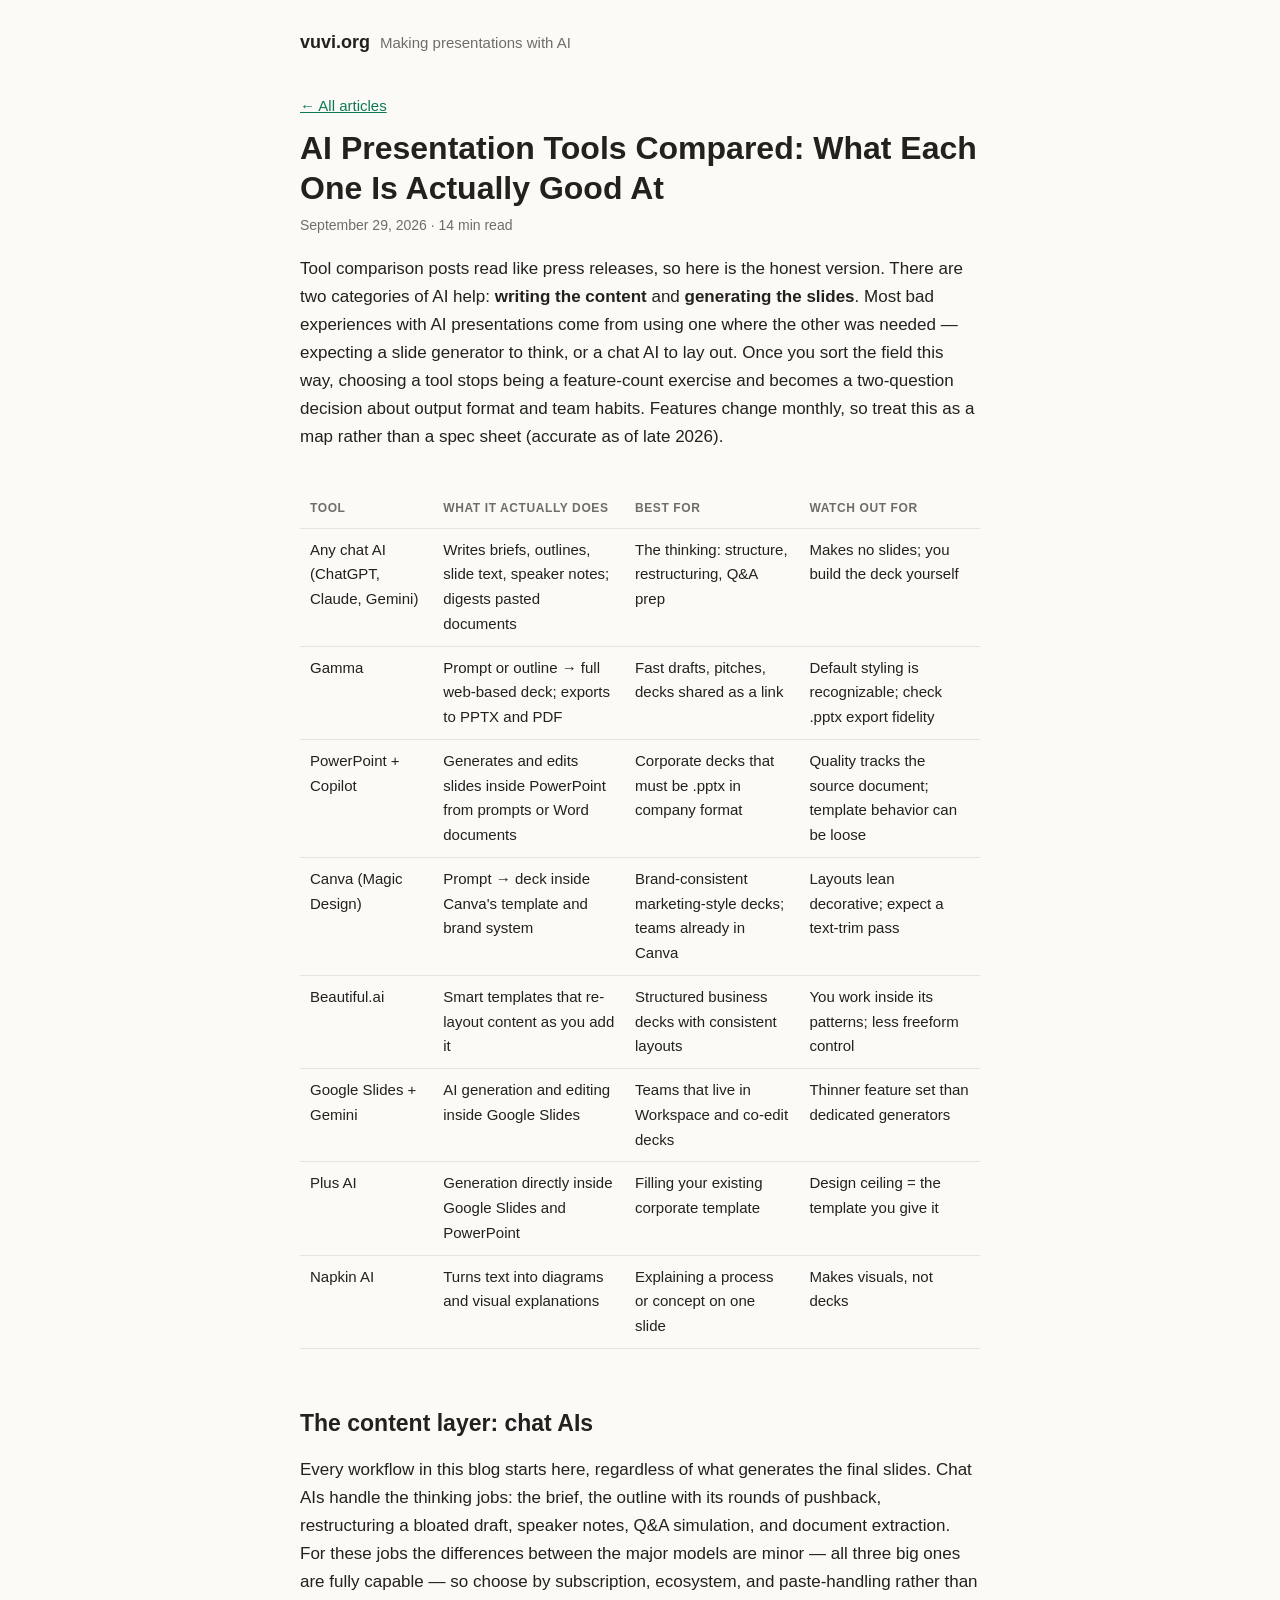
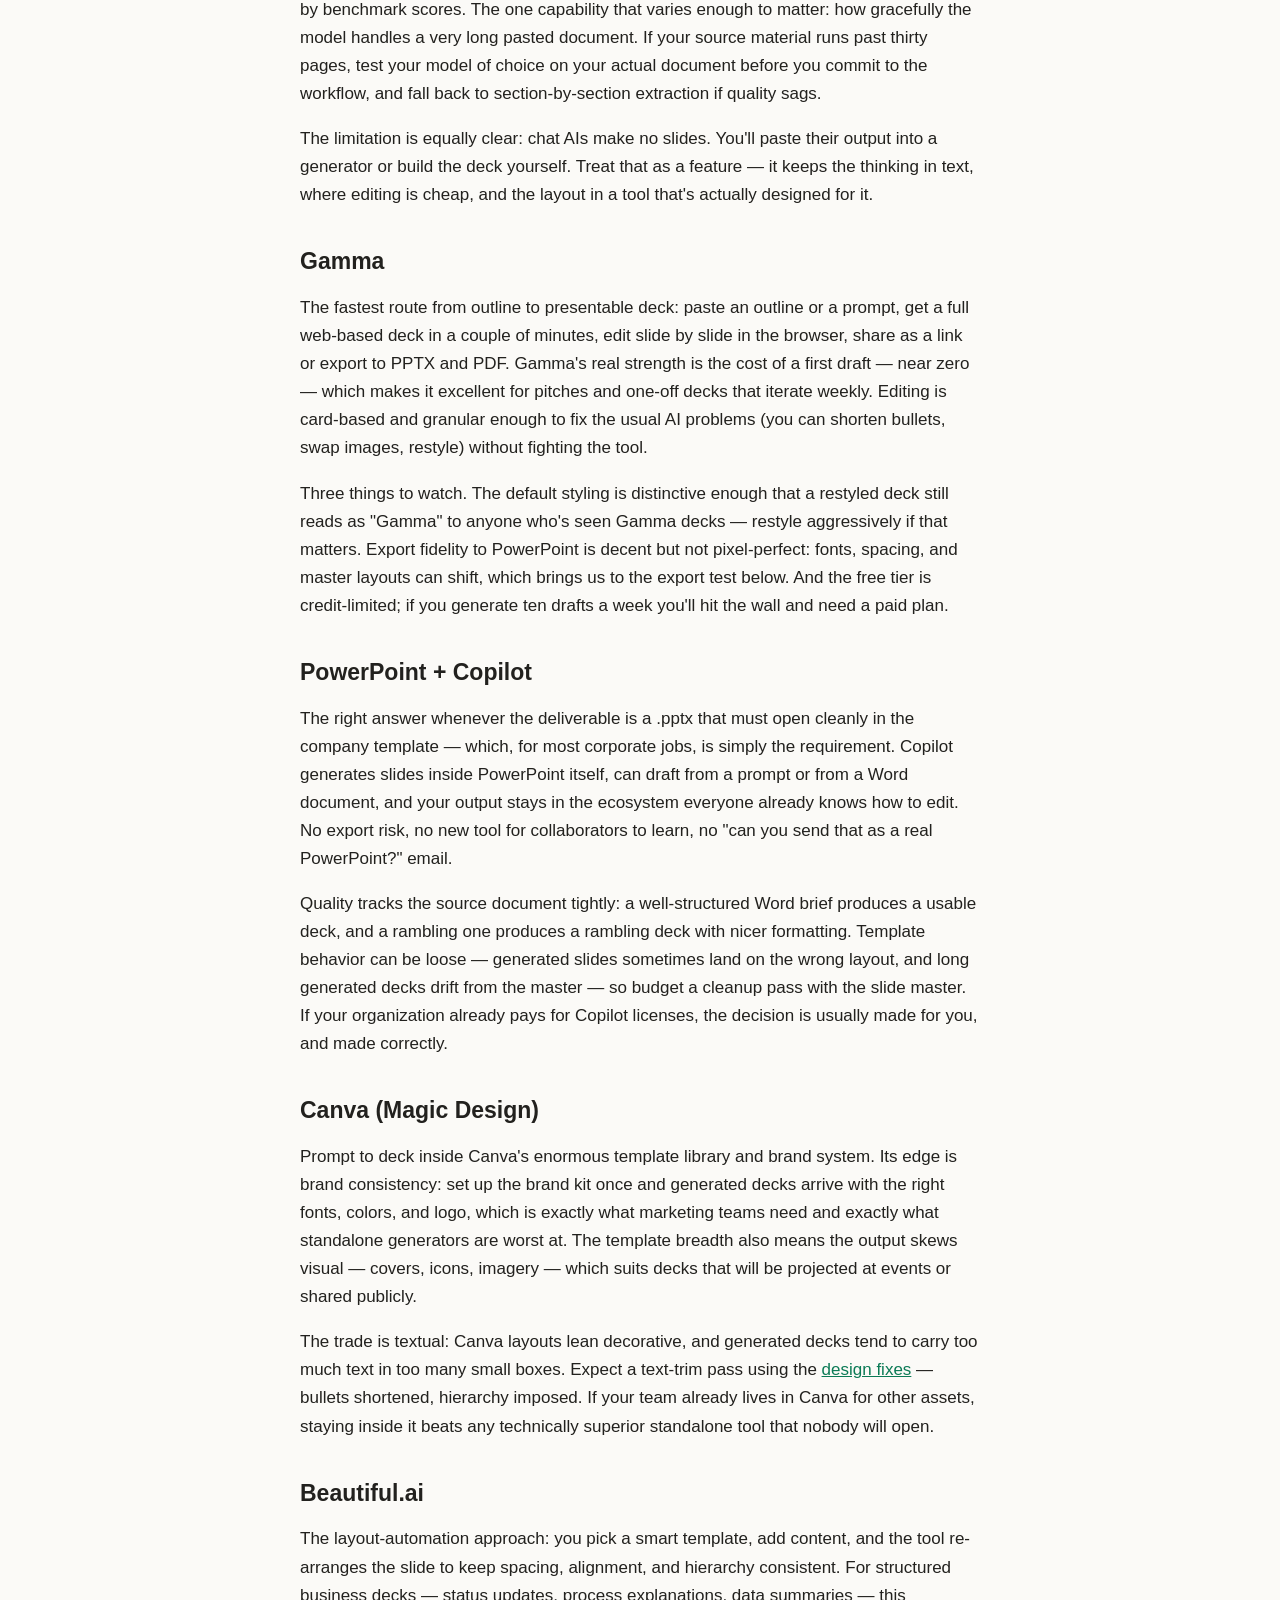
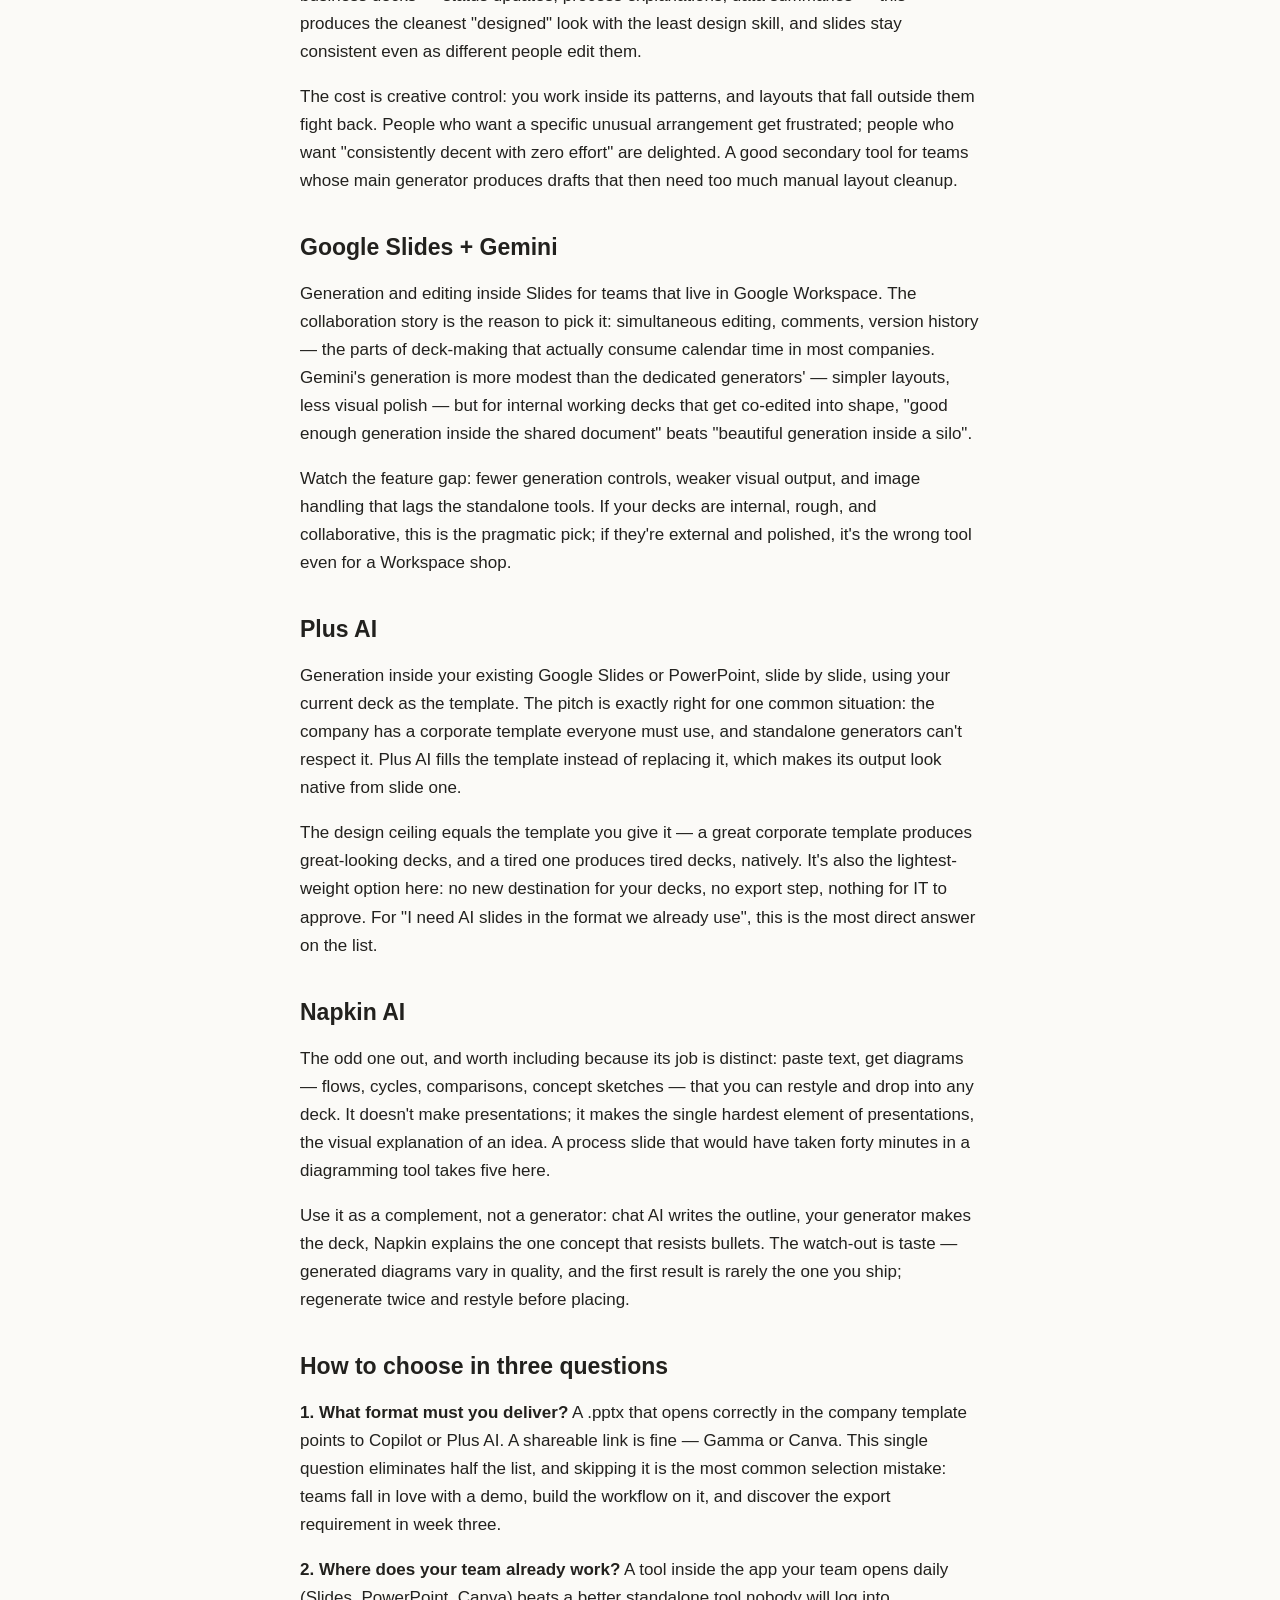
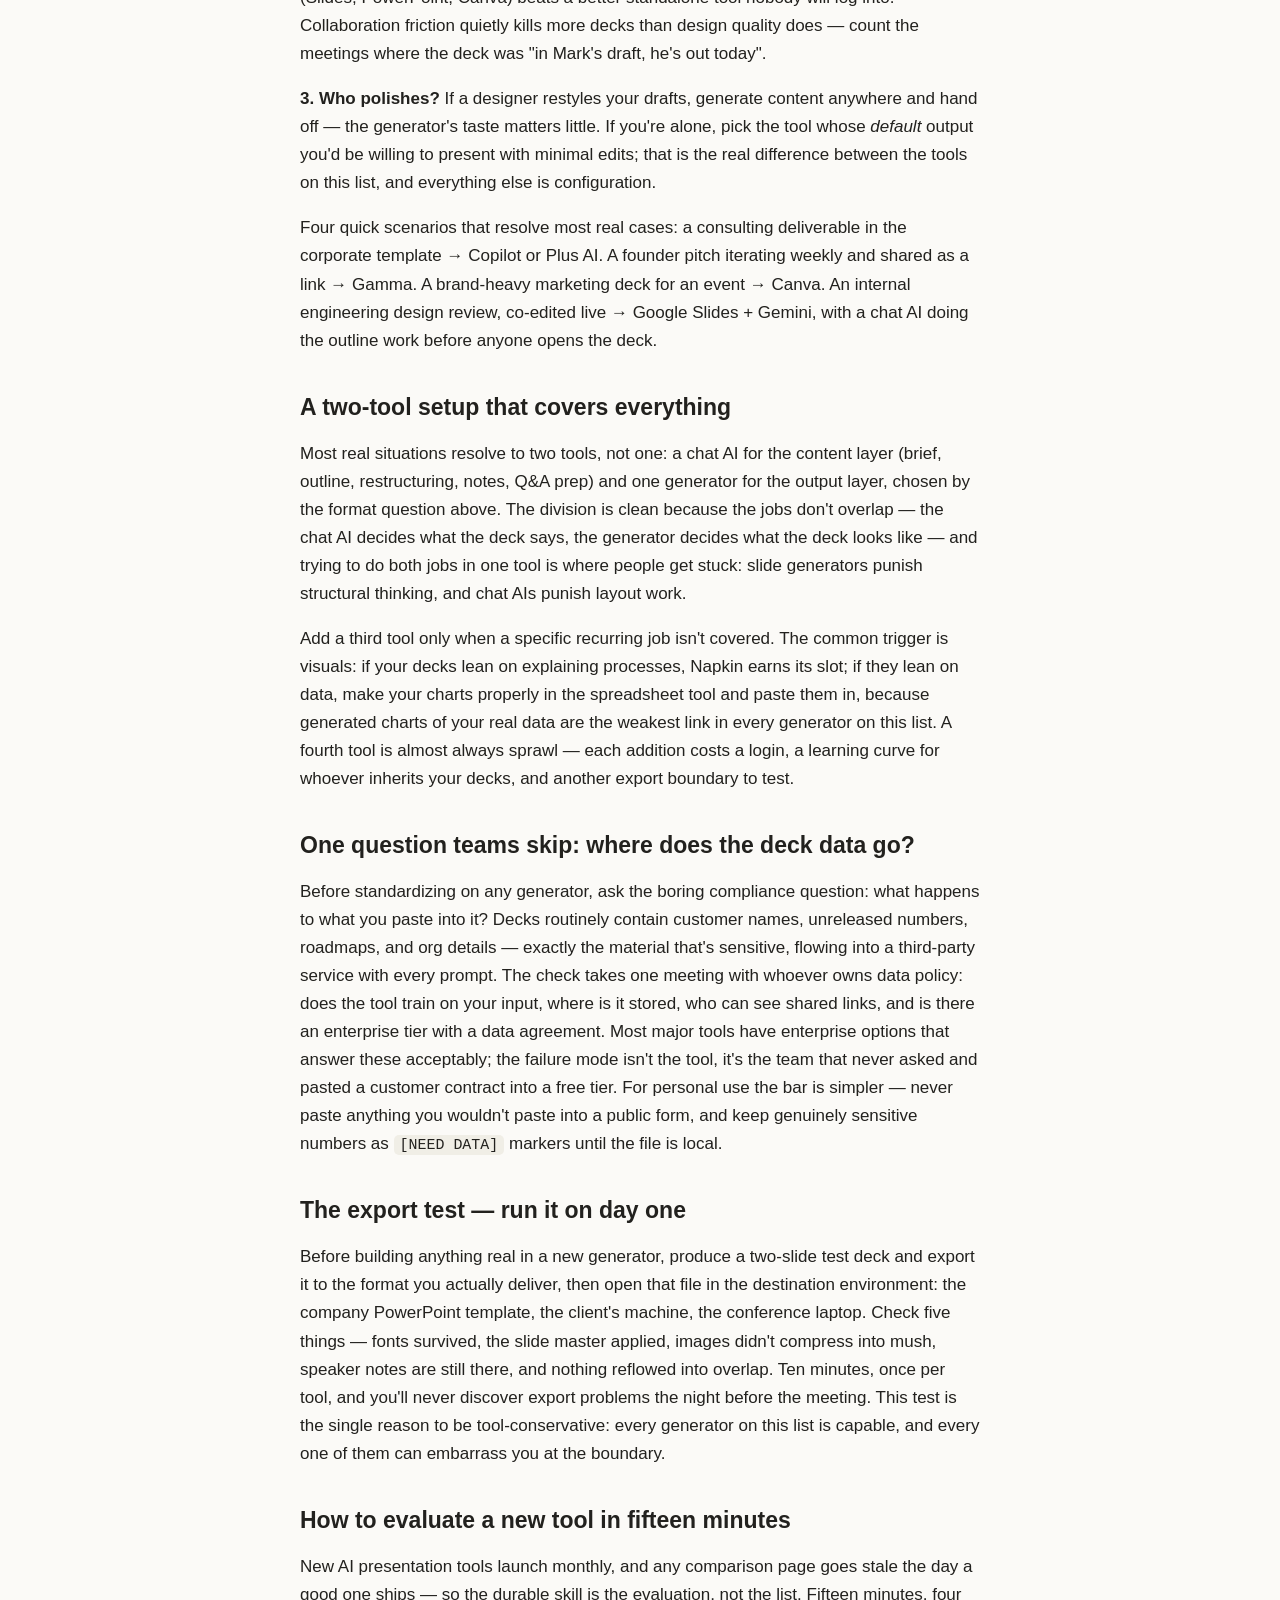
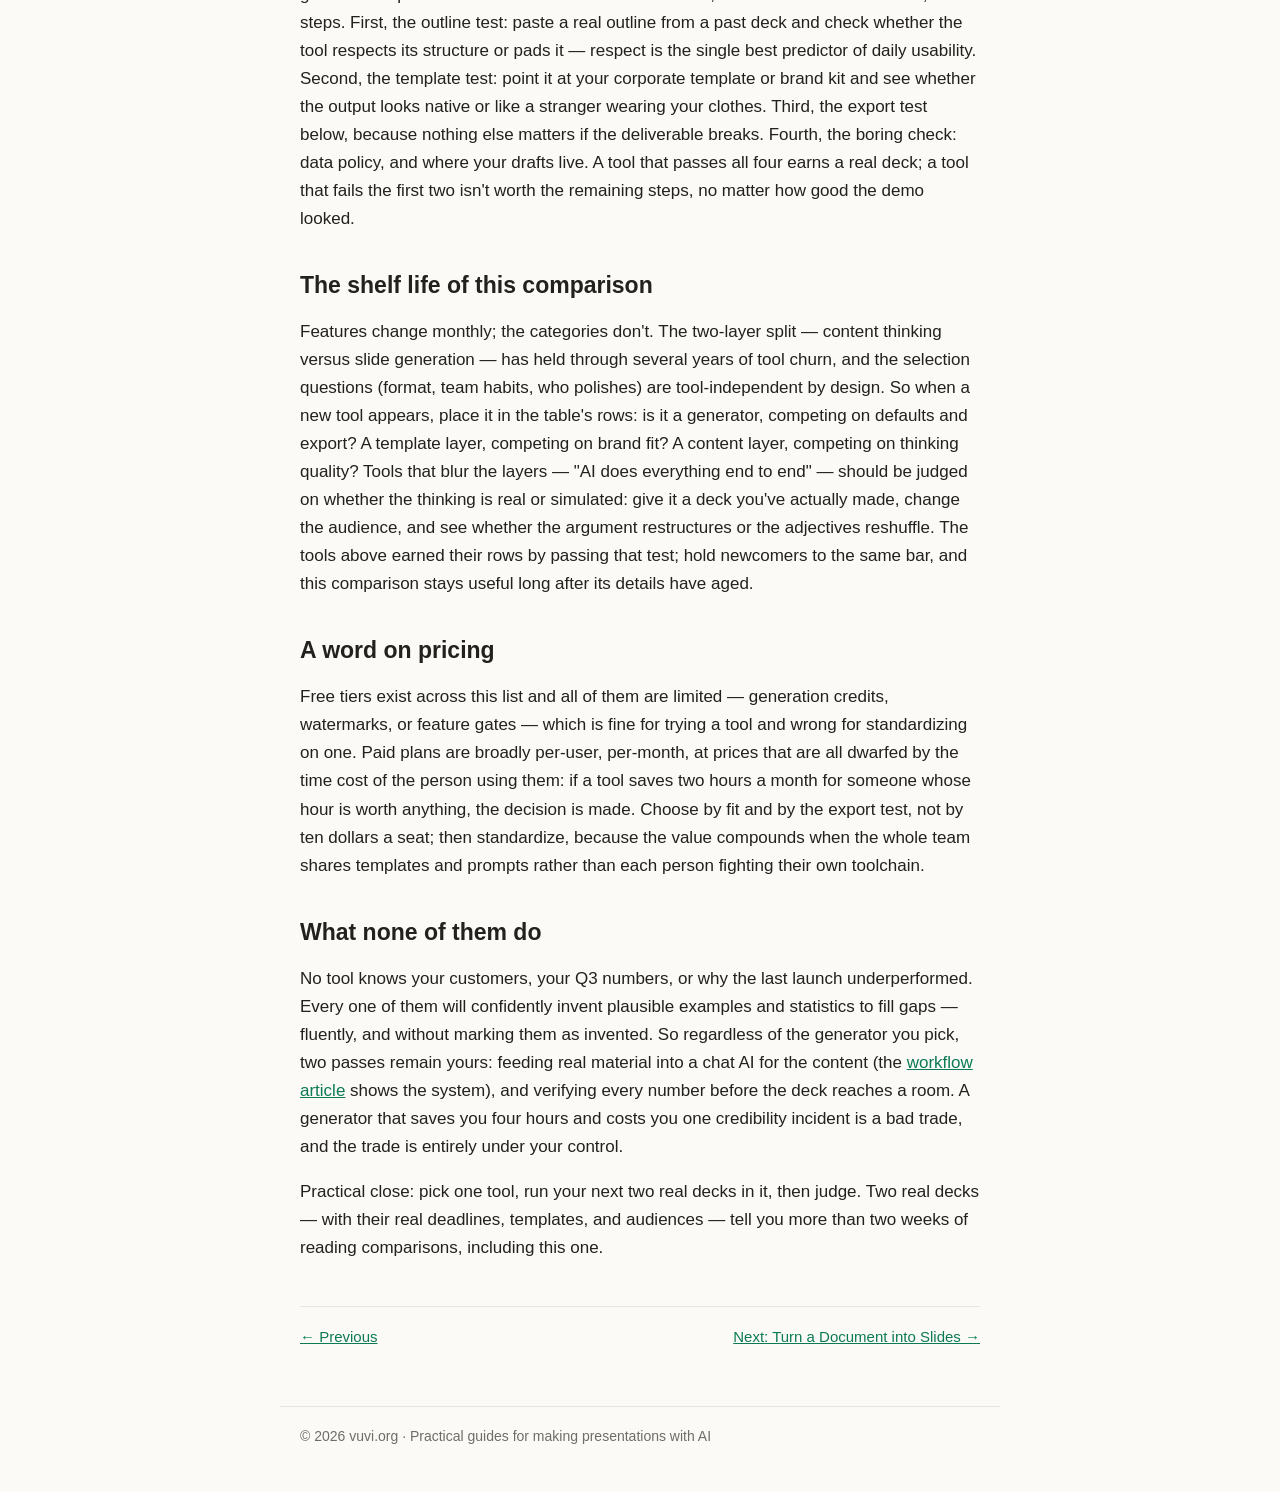
<file: blog/ai-presentation-tools-compared/index.html>
<!DOCTYPE html>
<html lang="en">
<head>
  <meta charset="utf-8">
  <meta name="viewport" content="width=device-width, initial-scale=1">
  <title>AI Presentation Tools Compared: What Each One Is Actually Good At — vuvi.org</title>
  <meta name="description" content="An honest, experience-based comparison of AI presentation tools — chat AIs, Gamma, Copilot, Canva, Beautiful.ai, Plus AI, Napkin — with selection scenarios, the export test, and a team adoption plan.">
  <meta name="author" content="vuvi.org">
  <meta name="robots" content="index, follow, max-image-preview:large, max-snippet:-1, max-video-preview:-1">
  <link rel="canonical" href="https://vuvi.org/blog/ai-presentation-tools-compared/">
  <link rel="alternate" hreflang="en" href="https://vuvi.org/blog/ai-presentation-tools-compared/">
  <link rel="alternate" hreflang="x-default" href="https://vuvi.org/blog/ai-presentation-tools-compared/">
  <link rel="alternate" type="application/rss+xml" title="vuvi.org — all articles" href="https://vuvi.org/feed.xml">
  <link rel="apple-touch-icon" sizes="180x180" href="https://vuvi.org/apple-touch-icon.png">
  <meta name="theme-color" content="#0b7a55" media="(prefers-color-scheme: light)">
  <meta name="theme-color" content="#161819" media="(prefers-color-scheme: dark)">
  <meta property="og:type" content="article">
  <meta property="og:site_name" content="vuvi.org">
  <meta property="og:locale" content="en_US">
  <meta property="og:url" content="https://vuvi.org/blog/ai-presentation-tools-compared/">
  <meta property="og:title" content="AI Presentation Tools Compared: What Each One Is Actually Good At">
  <meta property="og:description" content="An honest, experience-based comparison of AI presentation tools — chat AIs, Gamma, Copilot, Canva, Beautiful.ai, Plus AI, Napkin — with selection scenarios, the export test, and a team adoption plan.">
  <meta property="article:published_time" content="2026-09-29">
  <meta property="article:modified_time" content="2026-09-29">
  <meta property="article:section" content="AI presentations">
  <meta property="og:image" content="https://vuvi.org/og-image.png">
  <meta property="og:image:type" content="image/png">
  <meta property="og:image:width" content="1200">
  <meta property="og:image:height" content="630">
  <meta property="og:image:alt" content="vuvi.org — practical guides for making presentations with AI">
  <meta name="twitter:card" content="summary_large_image">
  <meta name="twitter:title" content="AI Presentation Tools Compared: What Each One Is Actually Good At">
  <meta name="twitter:description" content="An honest, experience-based comparison of AI presentation tools — chat AIs, Gamma, Copilot, Canva, Beautiful.ai, Plus AI, Napkin — with selection scenarios, the export test, and a team adoption plan.">
  <meta name="twitter:image" content="https://vuvi.org/og-image.png">
  <meta name="twitter:image:alt" content="vuvi.org — practical guides for making presentations with AI">
  <script type="application/ld+json">
{
  "@context": "https://schema.org",
  "@graph": [
    {
      "@type": "BlogPosting",
      "@id": "https://vuvi.org/blog/ai-presentation-tools-compared/#article",
      "headline": "AI Presentation Tools Compared: What Each One Is Actually Good At",
      "name": "AI Presentation Tools Compared: What Each One Is Actually Good At",
      "description": "An honest, experience-based comparison of AI presentation tools — chat AIs, Gamma, Copilot, Canva, Beautiful.ai, Plus AI, Napkin — with selection scenarios, the export test, and a team adoption plan.",
      "url": "https://vuvi.org/blog/ai-presentation-tools-compared/",
      "mainEntityOfPage": {
        "@type": "WebPage",
        "@id": "https://vuvi.org/blog/ai-presentation-tools-compared/"
      },
      "datePublished": "2026-09-29",
      "dateModified": "2026-09-29",
      "inLanguage": "en",
      "author": {
        "@type": "Organization",
        "name": "vuvi.org",
        "url": "https://vuvi.org/"
      },
      "publisher": {
        "@type": "Organization",
        "name": "vuvi.org",
        "url": "https://vuvi.org/",
        "logo": {
          "@type": "ImageObject",
          "url": "https://vuvi.org/og-image.png",
          "width": 1200,
          "height": 630
        }
      },
      "image": {
        "@type": "ImageObject",
        "url": "https://vuvi.org/og-image.png",
        "width": 1200,
        "height": 630
      },
      "isPartOf": {
        "@type": "Blog",
        "@id": "https://vuvi.org/#blog"
      },
      "articleSection": "AI presentations",
      "timeRequired": "PT14M"
    },
    {
      "@type": "BreadcrumbList",
      "@id": "https://vuvi.org/blog/ai-presentation-tools-compared/#breadcrumbs",
      "itemListElement": [
        {
          "@type": "ListItem",
          "position": 1,
          "name": "Home",
          "item": "https://vuvi.org/"
        },
        {
          "@type": "ListItem",
          "position": 2,
          "name": "AI Presentation Tools Compared: What Each One Is Actually Good At",
          "item": "https://vuvi.org/blog/ai-presentation-tools-compared/"
        }
      ]
    }
  ]
}
  </script>
  <link rel="stylesheet" href="../../styles.css">
  <link rel="icon" href="../../favicon.ico" sizes="32x32">
  <link rel="icon" href="../../favicon.svg" type="image/svg+xml">
  <link rel="manifest" href="../../site.webmanifest">
</head>
<body>
  <header class="site-header">
    <a class="home-link" href="../../">vuvi.org</a>
    <span class="tagline">Making presentations with AI</span>
  </header>
  <main>
    <article>
      <p class="backlink"><a href="../../">← All articles</a></p>
      <h1>AI Presentation Tools Compared: What Each One Is Actually Good At</h1>
      <p class="meta">September 29, 2026 · 14 min read</p>

      <p>Tool comparison posts read like press releases, so here is the honest version. There are two categories of AI help: <strong>writing the content</strong> and <strong>generating the slides</strong>. Most bad experiences with AI presentations come from using one where the other was needed — expecting a slide generator to think, or a chat AI to lay out. Once you sort the field this way, choosing a tool stops being a feature-count exercise and becomes a two-question decision about output format and team habits. Features change monthly, so treat this as a map rather than a spec sheet (accurate as of late 2026).</p>

      <div class="table-wrap">
      <table>
        <thead>
          <tr><th>Tool</th><th>What it actually does</th><th>Best for</th><th>Watch out for</th></tr>
        </thead>
        <tbody>
          <tr><td>Any chat AI (ChatGPT, Claude, Gemini)</td><td>Writes briefs, outlines, slide text, speaker notes; digests pasted documents</td><td>The thinking: structure, restructuring, Q&amp;A prep</td><td>Makes no slides; you build the deck yourself</td></tr>
          <tr><td>Gamma</td><td>Prompt or outline → full web-based deck; exports to PPTX and PDF</td><td>Fast drafts, pitches, decks shared as a link</td><td>Default styling is recognizable; check .pptx export fidelity</td></tr>
          <tr><td>PowerPoint + Copilot</td><td>Generates and edits slides inside PowerPoint from prompts or Word documents</td><td>Corporate decks that must be .pptx in company format</td><td>Quality tracks the source document; template behavior can be loose</td></tr>
          <tr><td>Canva (Magic Design)</td><td>Prompt → deck inside Canva's template and brand system</td><td>Brand-consistent marketing-style decks; teams already in Canva</td><td>Layouts lean decorative; expect a text-trim pass</td></tr>
          <tr><td>Beautiful.ai</td><td>Smart templates that re-layout content as you add it</td><td>Structured business decks with consistent layouts</td><td>You work inside its patterns; less freeform control</td></tr>
          <tr><td>Google Slides + Gemini</td><td>AI generation and editing inside Google Slides</td><td>Teams that live in Workspace and co-edit decks</td><td>Thinner feature set than dedicated generators</td></tr>
          <tr><td>Plus AI</td><td>Generation directly inside Google Slides and PowerPoint</td><td>Filling your existing corporate template</td><td>Design ceiling = the template you give it</td></tr>
          <tr><td>Napkin AI</td><td>Turns text into diagrams and visual explanations</td><td>Explaining a process or concept on one slide</td><td>Makes visuals, not decks</td></tr>
        </tbody>
      </table>
      </div>

      <h2>The content layer: chat AIs</h2>
      <p>Every workflow in this blog starts here, regardless of what generates the final slides. Chat AIs handle the thinking jobs: the brief, the outline with its rounds of pushback, restructuring a bloated draft, speaker notes, Q&amp;A simulation, and document extraction. For these jobs the differences between the major models are minor — all three big ones are fully capable — so choose by subscription, ecosystem, and paste-handling rather than by benchmark scores. The one capability that varies enough to matter: how gracefully the model handles a very long pasted document. If your source material runs past thirty pages, test your model of choice on your actual document before you commit to the workflow, and fall back to section-by-section extraction if quality sags.</p>
      <p>The limitation is equally clear: chat AIs make no slides. You'll paste their output into a generator or build the deck yourself. Treat that as a feature — it keeps the thinking in text, where editing is cheap, and the layout in a tool that's actually designed for it.</p>

      <h2>Gamma</h2>
      <p>The fastest route from outline to presentable deck: paste an outline or a prompt, get a full web-based deck in a couple of minutes, edit slide by slide in the browser, share as a link or export to PPTX and PDF. Gamma's real strength is the cost of a first draft — near zero — which makes it excellent for pitches and one-off decks that iterate weekly. Editing is card-based and granular enough to fix the usual AI problems (you can shorten bullets, swap images, restyle) without fighting the tool.</p>
      <p>Three things to watch. The default styling is distinctive enough that a restyled deck still reads as "Gamma" to anyone who's seen Gamma decks — restyle aggressively if that matters. Export fidelity to PowerPoint is decent but not pixel-perfect: fonts, spacing, and master layouts can shift, which brings us to the export test below. And the free tier is credit-limited; if you generate ten drafts a week you'll hit the wall and need a paid plan.</p>

      <h2>PowerPoint + Copilot</h2>
      <p>The right answer whenever the deliverable is a .pptx that must open cleanly in the company template — which, for most corporate jobs, is simply the requirement. Copilot generates slides inside PowerPoint itself, can draft from a prompt or from a Word document, and your output stays in the ecosystem everyone already knows how to edit. No export risk, no new tool for collaborators to learn, no "can you send that as a real PowerPoint?" email.</p>
      <p>Quality tracks the source document tightly: a well-structured Word brief produces a usable deck, and a rambling one produces a rambling deck with nicer formatting. Template behavior can be loose — generated slides sometimes land on the wrong layout, and long generated decks drift from the master — so budget a cleanup pass with the slide master. If your organization already pays for Copilot licenses, the decision is usually made for you, and made correctly.</p>

      <h2>Canva (Magic Design)</h2>
      <p>Prompt to deck inside Canva's enormous template library and brand system. Its edge is brand consistency: set up the brand kit once and generated decks arrive with the right fonts, colors, and logo, which is exactly what marketing teams need and exactly what standalone generators are worst at. The template breadth also means the output skews visual — covers, icons, imagery — which suits decks that will be projected at events or shared publicly.</p>
      <p>The trade is textual: Canva layouts lean decorative, and generated decks tend to carry too much text in too many small boxes. Expect a text-trim pass using the <a href="../fix-ai-slide-design/">design fixes</a> — bullets shortened, hierarchy imposed. If your team already lives in Canva for other assets, staying inside it beats any technically superior standalone tool that nobody will open.</p>

      <h2>Beautiful.ai</h2>
      <p>The layout-automation approach: you pick a smart template, add content, and the tool re-arranges the slide to keep spacing, alignment, and hierarchy consistent. For structured business decks — status updates, process explanations, data summaries — this produces the cleanest "designed" look with the least design skill, and slides stay consistent even as different people edit them.</p>
      <p>The cost is creative control: you work inside its patterns, and layouts that fall outside them fight back. People who want a specific unusual arrangement get frustrated; people who want "consistently decent with zero effort" are delighted. A good secondary tool for teams whose main generator produces drafts that then need too much manual layout cleanup.</p>

      <h2>Google Slides + Gemini</h2>
      <p>Generation and editing inside Slides for teams that live in Google Workspace. The collaboration story is the reason to pick it: simultaneous editing, comments, version history — the parts of deck-making that actually consume calendar time in most companies. Gemini's generation is more modest than the dedicated generators' — simpler layouts, less visual polish — but for internal working decks that get co-edited into shape, "good enough generation inside the shared document" beats "beautiful generation inside a silo".</p>
      <p>Watch the feature gap: fewer generation controls, weaker visual output, and image handling that lags the standalone tools. If your decks are internal, rough, and collaborative, this is the pragmatic pick; if they're external and polished, it's the wrong tool even for a Workspace shop.</p>

      <h2>Plus AI</h2>
      <p>Generation inside your existing Google Slides or PowerPoint, slide by slide, using your current deck as the template. The pitch is exactly right for one common situation: the company has a corporate template everyone must use, and standalone generators can't respect it. Plus AI fills the template instead of replacing it, which makes its output look native from slide one.</p>
      <p>The design ceiling equals the template you give it — a great corporate template produces great-looking decks, and a tired one produces tired decks, natively. It's also the lightest-weight option here: no new destination for your decks, no export step, nothing for IT to approve. For "I need AI slides in the format we already use", this is the most direct answer on the list.</p>

      <h2>Napkin AI</h2>
      <p>The odd one out, and worth including because its job is distinct: paste text, get diagrams — flows, cycles, comparisons, concept sketches — that you can restyle and drop into any deck. It doesn't make presentations; it makes the single hardest element of presentations, the visual explanation of an idea. A process slide that would have taken forty minutes in a diagramming tool takes five here.</p>
      <p>Use it as a complement, not a generator: chat AI writes the outline, your generator makes the deck, Napkin explains the one concept that resists bullets. The watch-out is taste — generated diagrams vary in quality, and the first result is rarely the one you ship; regenerate twice and restyle before placing.</p>

      <h2>How to choose in three questions</h2>
      <p><strong>1. What format must you deliver?</strong> A .pptx that opens correctly in the company template points to Copilot or Plus AI. A shareable link is fine — Gamma or Canva. This single question eliminates half the list, and skipping it is the most common selection mistake: teams fall in love with a demo, build the workflow on it, and discover the export requirement in week three.</p>
      <p><strong>2. Where does your team already work?</strong> A tool inside the app your team opens daily (Slides, PowerPoint, Canva) beats a better standalone tool nobody will log into. Collaboration friction quietly kills more decks than design quality does — count the meetings where the deck was "in Mark's draft, he's out today".</p>
      <p><strong>3. Who polishes?</strong> If a designer restyles your drafts, generate content anywhere and hand off — the generator's taste matters little. If you're alone, pick the tool whose <em>default</em> output you'd be willing to present with minimal edits; that is the real difference between the tools on this list, and everything else is configuration.</p>
      <p>Four quick scenarios that resolve most real cases: a consulting deliverable in the corporate template → Copilot or Plus AI. A founder pitch iterating weekly and shared as a link → Gamma. A brand-heavy marketing deck for an event → Canva. An internal engineering design review, co-edited live → Google Slides + Gemini, with a chat AI doing the outline work before anyone opens the deck.</p>

      <h2>A two-tool setup that covers everything</h2>
      <p>Most real situations resolve to two tools, not one: a chat AI for the content layer (brief, outline, restructuring, notes, Q&amp;A prep) and one generator for the output layer, chosen by the format question above. The division is clean because the jobs don't overlap — the chat AI decides what the deck says, the generator decides what the deck looks like — and trying to do both jobs in one tool is where people get stuck: slide generators punish structural thinking, and chat AIs punish layout work.</p>
      <p>Add a third tool only when a specific recurring job isn't covered. The common trigger is visuals: if your decks lean on explaining processes, Napkin earns its slot; if they lean on data, make your charts properly in the spreadsheet tool and paste them in, because generated charts of your real data are the weakest link in every generator on this list. A fourth tool is almost always sprawl — each addition costs a login, a learning curve for whoever inherits your decks, and another export boundary to test.</p>

      <h2>One question teams skip: where does the deck data go?</h2>
      <p>Before standardizing on any generator, ask the boring compliance question: what happens to what you paste into it? Decks routinely contain customer names, unreleased numbers, roadmaps, and org details — exactly the material that's sensitive, flowing into a third-party service with every prompt. The check takes one meeting with whoever owns data policy: does the tool train on your input, where is it stored, who can see shared links, and is there an enterprise tier with a data agreement. Most major tools have enterprise options that answer these acceptably; the failure mode isn't the tool, it's the team that never asked and pasted a customer contract into a free tier. For personal use the bar is simpler — never paste anything you wouldn't paste into a public form, and keep genuinely sensitive numbers as <code>[NEED DATA]</code> markers until the file is local.</p>

      <h2>The export test — run it on day one</h2>
      <p>Before building anything real in a new generator, produce a two-slide test deck and export it to the format you actually deliver, then open that file in the destination environment: the company PowerPoint template, the client's machine, the conference laptop. Check five things — fonts survived, the slide master applied, images didn't compress into mush, speaker notes are still there, and nothing reflowed into overlap. Ten minutes, once per tool, and you'll never discover export problems the night before the meeting. This test is the single reason to be tool-conservative: every generator on this list is capable, and every one of them can embarrass you at the boundary.</p>

      <h2>How to evaluate a new tool in fifteen minutes</h2>
      <p>New AI presentation tools launch monthly, and any comparison page goes stale the day a good one ships — so the durable skill is the evaluation, not the list. Fifteen minutes, four steps. First, the outline test: paste a real outline from a past deck and check whether the tool respects its structure or pads it — respect is the single best predictor of daily usability. Second, the template test: point it at your corporate template or brand kit and see whether the output looks native or like a stranger wearing your clothes. Third, the export test below, because nothing else matters if the deliverable breaks. Fourth, the boring check: data policy, and where your drafts live. A tool that passes all four earns a real deck; a tool that fails the first two isn't worth the remaining steps, no matter how good the demo looked.</p>

      <h2>The shelf life of this comparison</h2>
      <p>Features change monthly; the categories don't. The two-layer split — content thinking versus slide generation — has held through several years of tool churn, and the selection questions (format, team habits, who polishes) are tool-independent by design. So when a new tool appears, place it in the table's rows: is it a generator, competing on defaults and export? A template layer, competing on brand fit? A content layer, competing on thinking quality? Tools that blur the layers — "AI does everything end to end" — should be judged on whether the thinking is real or simulated: give it a deck you've actually made, change the audience, and see whether the argument restructures or the adjectives reshuffle. The tools above earned their rows by passing that test; hold newcomers to the same bar, and this comparison stays useful long after its details have aged.</p>

      <h2>A word on pricing</h2>
      <p>Free tiers exist across this list and all of them are limited — generation credits, watermarks, or feature gates — which is fine for trying a tool and wrong for standardizing on one. Paid plans are broadly per-user, per-month, at prices that are all dwarfed by the time cost of the person using them: if a tool saves two hours a month for someone whose hour is worth anything, the decision is made. Choose by fit and by the export test, not by ten dollars a seat; then standardize, because the value compounds when the whole team shares templates and prompts rather than each person fighting their own toolchain.</p>

      <h2>What none of them do</h2>
      <p>No tool knows your customers, your Q3 numbers, or why the last launch underperformed. Every one of them will confidently invent plausible examples and statistics to fill gaps — fluently, and without marking them as invented. So regardless of the generator you pick, two passes remain yours: feeding real material into a chat AI for the content (the <a href="../ai-presentation-workflow/">workflow article</a> shows the system), and verifying every number before the deck reaches a room. A generator that saves you four hours and costs you one credibility incident is a bad trade, and the trade is entirely under your control.</p>

      <p>Practical close: pick one tool, run your next two real decks in it, then judge. Two real decks — with their real deadlines, templates, and audiences — tell you more than two weeks of reading comparisons, including this one.</p>
    </article>
    <nav class="post-nav">
      <a href="../prompt-formula-for-slides/">← Previous</a>
      <a class="next" href="../turn-documents-into-slides/">Next: Turn a Document into Slides →</a>
    </nav>
  </main>
  <footer>© 2026 vuvi.org · Practical guides for making presentations with AI</footer>
</body>
</html>
</file>
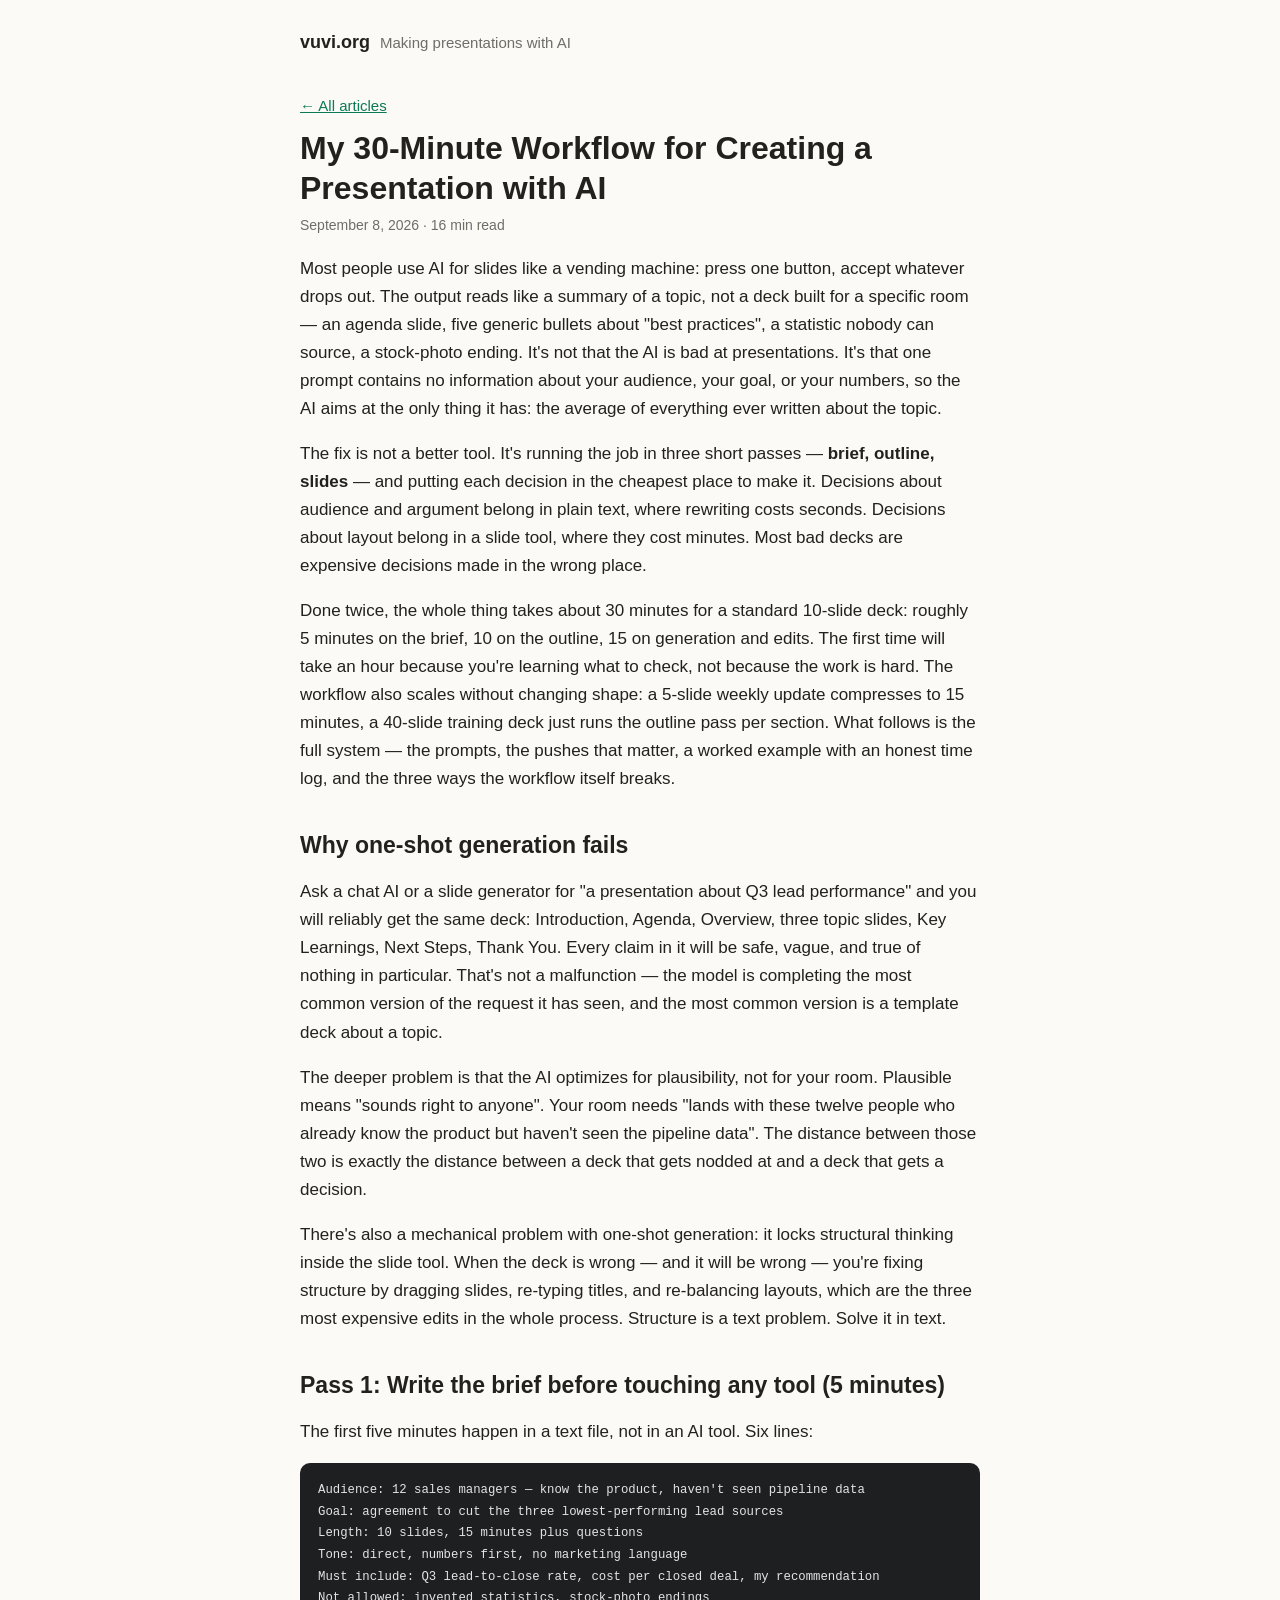
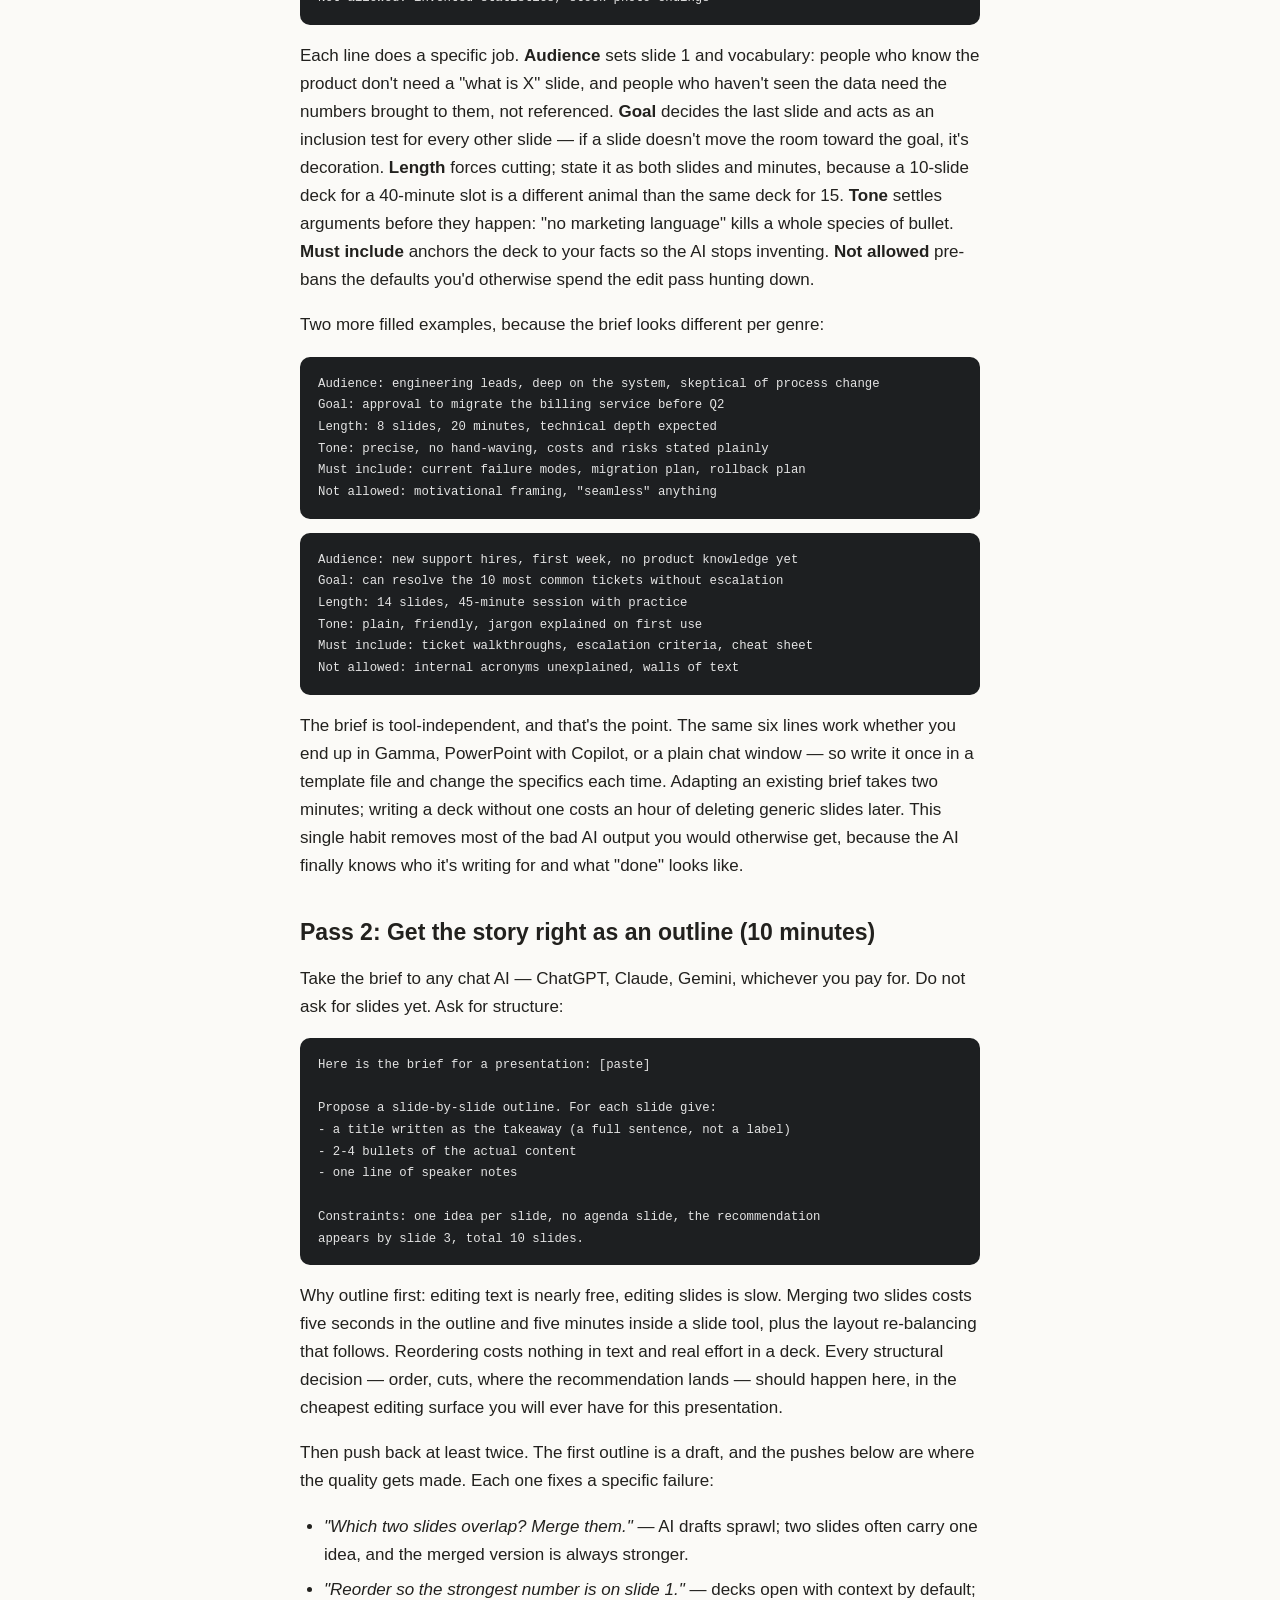
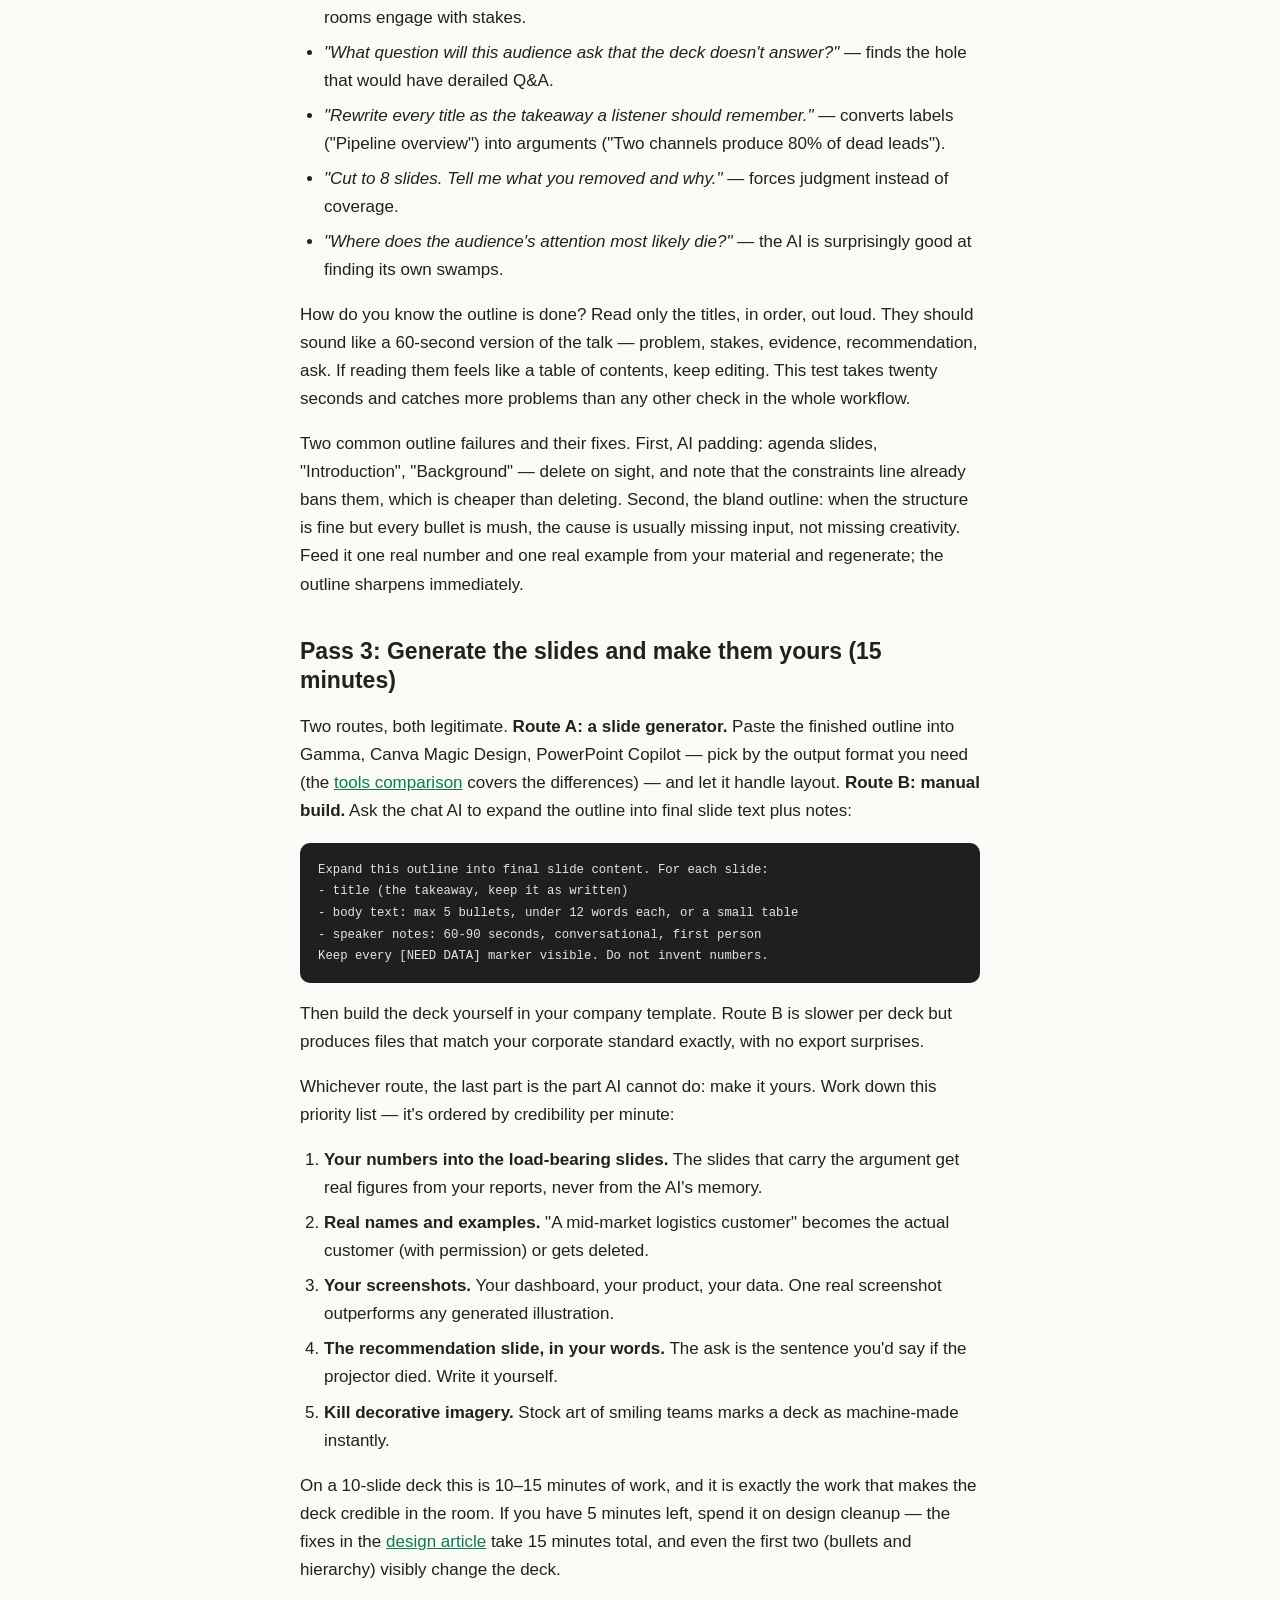
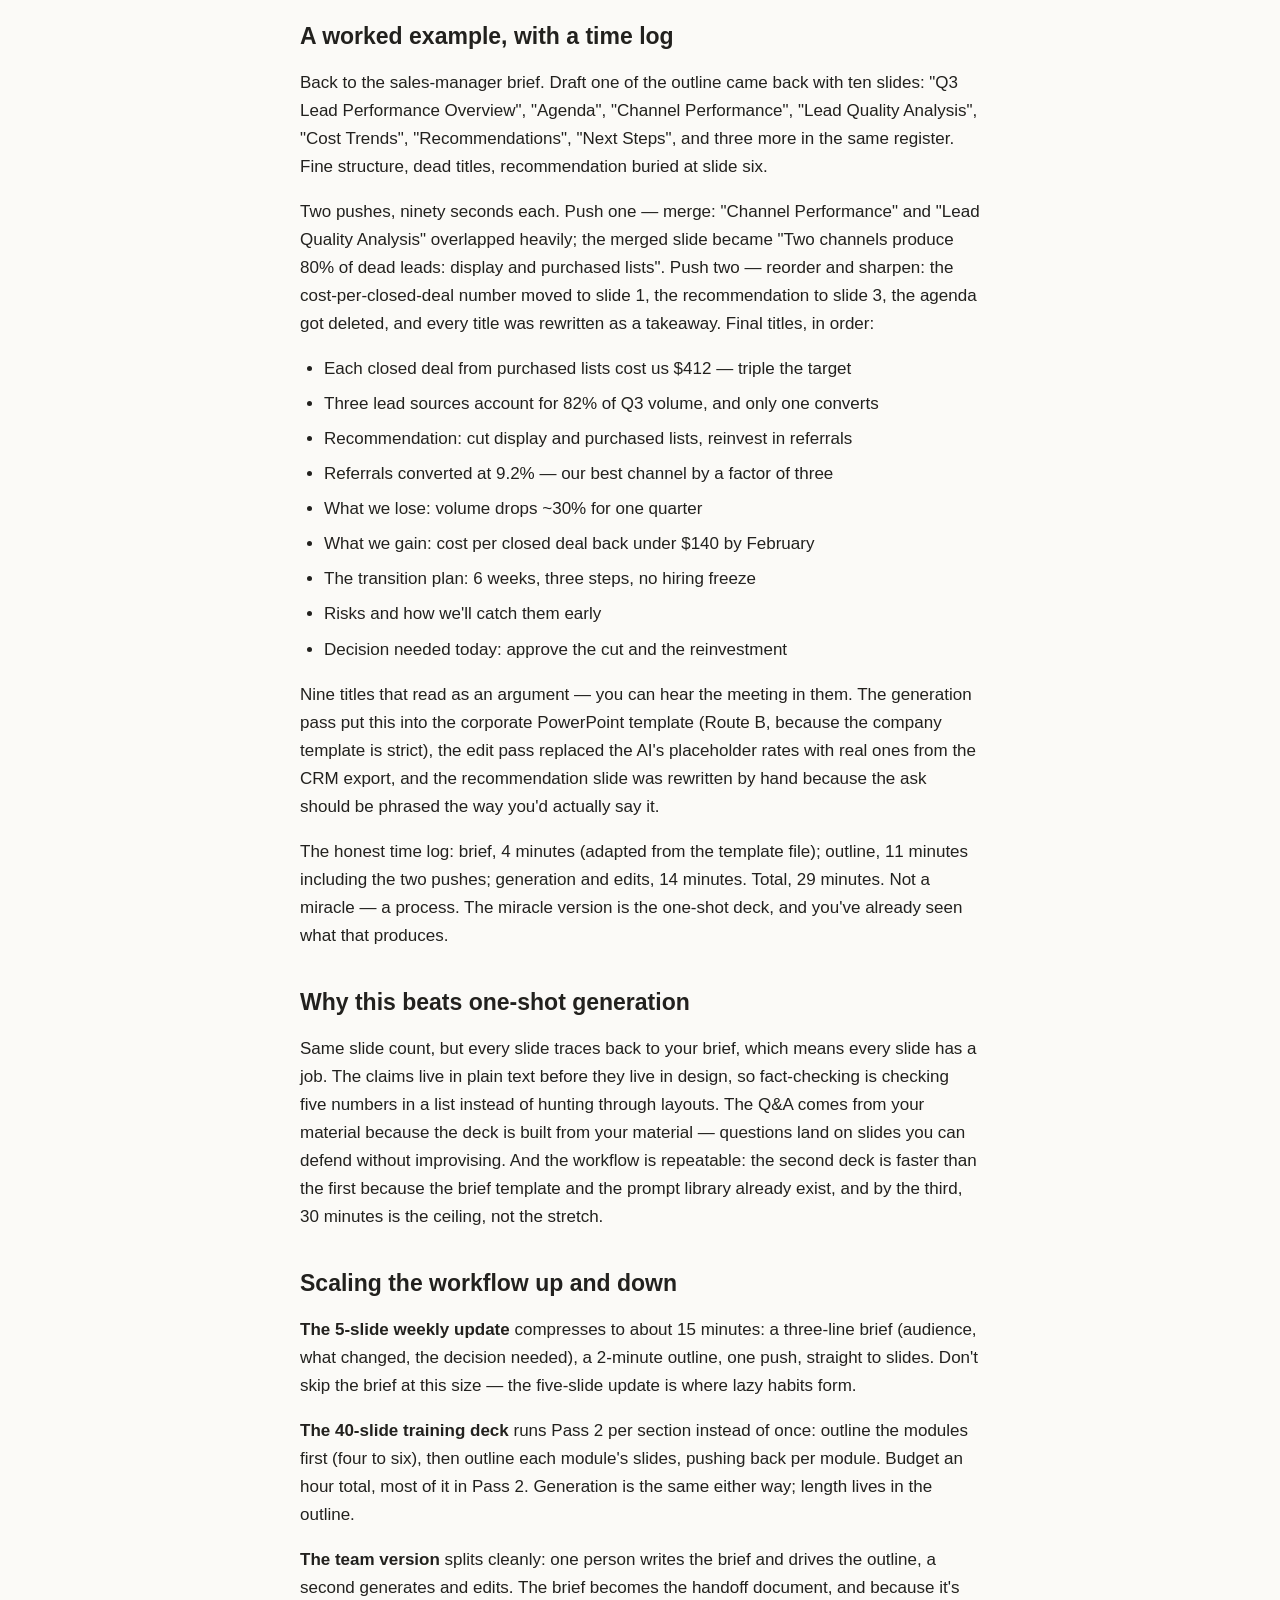
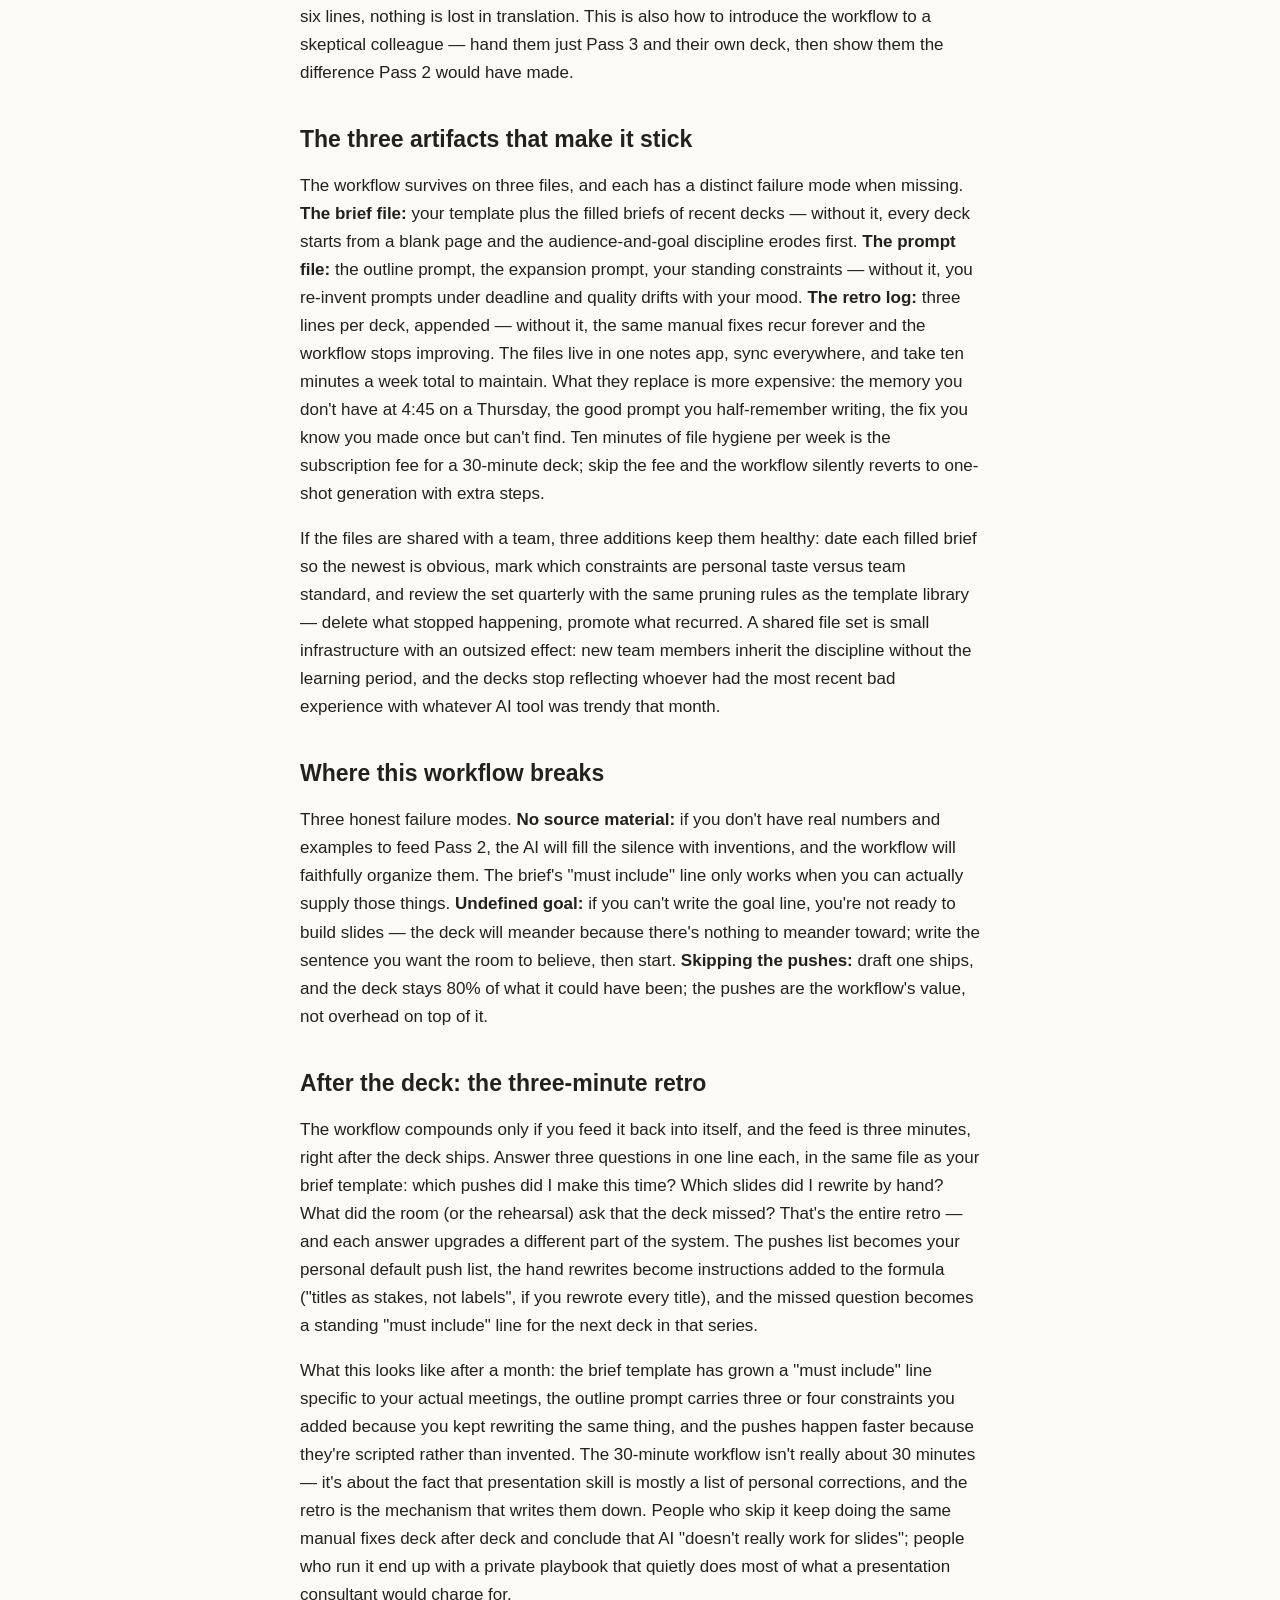
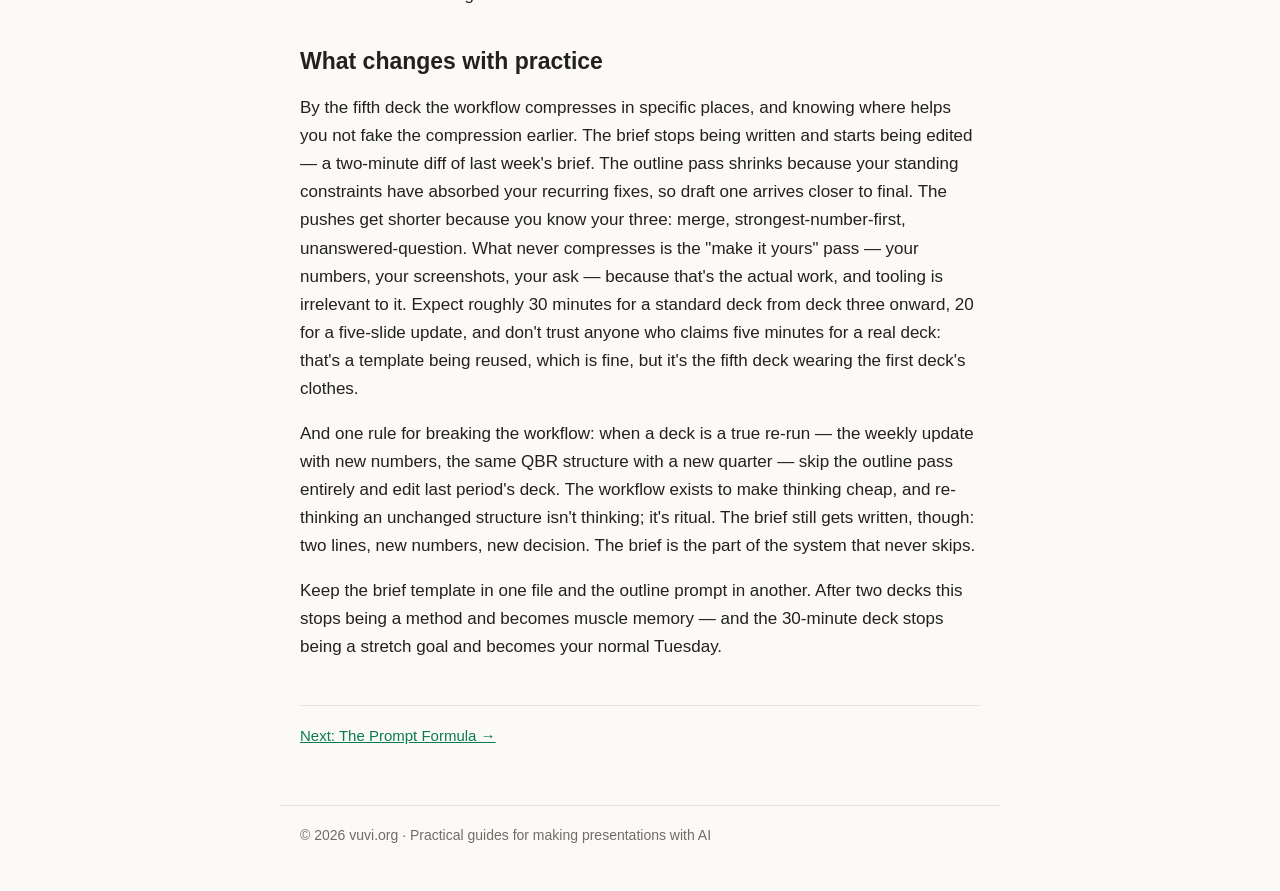
<file: blog/ai-presentation-workflow/index.html>
<!DOCTYPE html>
<html lang="en">
<head>
  <meta charset="utf-8">
  <meta name="viewport" content="width=device-width, initial-scale=1">
  <title>My 30-Minute Workflow for Creating a Presentation with AI — vuvi.org</title>
  <meta name="description" content="The three-pass system — brief, outline, slides — that turns AI from a slot machine into a reliable process for building work presentations, with a full worked example and time log.">
  <meta name="author" content="vuvi.org">
  <meta name="robots" content="index, follow, max-image-preview:large, max-snippet:-1, max-video-preview:-1">
  <link rel="canonical" href="https://vuvi.org/blog/ai-presentation-workflow/">
  <link rel="alternate" hreflang="en" href="https://vuvi.org/blog/ai-presentation-workflow/">
  <link rel="alternate" hreflang="x-default" href="https://vuvi.org/blog/ai-presentation-workflow/">
  <link rel="alternate" type="application/rss+xml" title="vuvi.org — all articles" href="https://vuvi.org/feed.xml">
  <link rel="apple-touch-icon" sizes="180x180" href="https://vuvi.org/apple-touch-icon.png">
  <meta name="theme-color" content="#0b7a55" media="(prefers-color-scheme: light)">
  <meta name="theme-color" content="#161819" media="(prefers-color-scheme: dark)">
  <meta property="og:type" content="article">
  <meta property="og:site_name" content="vuvi.org">
  <meta property="og:locale" content="en_US">
  <meta property="og:url" content="https://vuvi.org/blog/ai-presentation-workflow/">
  <meta property="og:title" content="My 30-Minute Workflow for Creating a Presentation with AI">
  <meta property="og:description" content="The three-pass system — brief, outline, slides — that turns AI from a slot machine into a reliable process for building work presentations, with a full worked example and time log.">
  <meta property="article:published_time" content="2026-09-08">
  <meta property="article:modified_time" content="2026-09-08">
  <meta property="article:section" content="AI presentations">
  <meta property="og:image" content="https://vuvi.org/og-image.png">
  <meta property="og:image:type" content="image/png">
  <meta property="og:image:width" content="1200">
  <meta property="og:image:height" content="630">
  <meta property="og:image:alt" content="vuvi.org — practical guides for making presentations with AI">
  <meta name="twitter:card" content="summary_large_image">
  <meta name="twitter:title" content="My 30-Minute Workflow for Creating a Presentation with AI">
  <meta name="twitter:description" content="The three-pass system — brief, outline, slides — that turns AI from a slot machine into a reliable process for building work presentations, with a full worked example and time log.">
  <meta name="twitter:image" content="https://vuvi.org/og-image.png">
  <meta name="twitter:image:alt" content="vuvi.org — practical guides for making presentations with AI">
  <script type="application/ld+json">
{
  "@context": "https://schema.org",
  "@graph": [
    {
      "@type": "BlogPosting",
      "@id": "https://vuvi.org/blog/ai-presentation-workflow/#article",
      "headline": "My 30-Minute Workflow for Creating a Presentation with AI",
      "name": "My 30-Minute Workflow for Creating a Presentation with AI",
      "description": "The three-pass system — brief, outline, slides — that turns AI from a slot machine into a reliable process for building work presentations, with a full worked example and time log.",
      "url": "https://vuvi.org/blog/ai-presentation-workflow/",
      "mainEntityOfPage": {
        "@type": "WebPage",
        "@id": "https://vuvi.org/blog/ai-presentation-workflow/"
      },
      "datePublished": "2026-09-08",
      "dateModified": "2026-09-08",
      "inLanguage": "en",
      "author": {
        "@type": "Organization",
        "name": "vuvi.org",
        "url": "https://vuvi.org/"
      },
      "publisher": {
        "@type": "Organization",
        "name": "vuvi.org",
        "url": "https://vuvi.org/",
        "logo": {
          "@type": "ImageObject",
          "url": "https://vuvi.org/og-image.png",
          "width": 1200,
          "height": 630
        }
      },
      "image": {
        "@type": "ImageObject",
        "url": "https://vuvi.org/og-image.png",
        "width": 1200,
        "height": 630
      },
      "isPartOf": {
        "@type": "Blog",
        "@id": "https://vuvi.org/#blog"
      },
      "articleSection": "AI presentations",
      "timeRequired": "PT16M"
    },
    {
      "@type": "BreadcrumbList",
      "@id": "https://vuvi.org/blog/ai-presentation-workflow/#breadcrumbs",
      "itemListElement": [
        {
          "@type": "ListItem",
          "position": 1,
          "name": "Home",
          "item": "https://vuvi.org/"
        },
        {
          "@type": "ListItem",
          "position": 2,
          "name": "My 30-Minute Workflow for Creating a Presentation with AI",
          "item": "https://vuvi.org/blog/ai-presentation-workflow/"
        }
      ]
    }
  ]
}
  </script>
  <link rel="stylesheet" href="../../styles.css">
  <link rel="icon" href="../../favicon.ico" sizes="32x32">
  <link rel="icon" href="../../favicon.svg" type="image/svg+xml">
  <link rel="manifest" href="../../site.webmanifest">
</head>
<body>
  <header class="site-header">
    <a class="home-link" href="../../">vuvi.org</a>
    <span class="tagline">Making presentations with AI</span>
  </header>
  <main>
    <article>
      <p class="backlink"><a href="../../">← All articles</a></p>
      <h1>My 30-Minute Workflow for Creating a Presentation with AI</h1>
      <p class="meta">September 8, 2026 · 16 min read</p>

      <p>Most people use AI for slides like a vending machine: press one button, accept whatever drops out. The output reads like a summary of a topic, not a deck built for a specific room — an agenda slide, five generic bullets about "best practices", a statistic nobody can source, a stock-photo ending. It's not that the AI is bad at presentations. It's that one prompt contains no information about your audience, your goal, or your numbers, so the AI aims at the only thing it has: the average of everything ever written about the topic.</p>
      <p>The fix is not a better tool. It's running the job in three short passes — <strong>brief, outline, slides</strong> — and putting each decision in the cheapest place to make it. Decisions about audience and argument belong in plain text, where rewriting costs seconds. Decisions about layout belong in a slide tool, where they cost minutes. Most bad decks are expensive decisions made in the wrong place.</p>
      <p>Done twice, the whole thing takes about 30 minutes for a standard 10-slide deck: roughly 5 minutes on the brief, 10 on the outline, 15 on generation and edits. The first time will take an hour because you're learning what to check, not because the work is hard. The workflow also scales without changing shape: a 5-slide weekly update compresses to 15 minutes, a 40-slide training deck just runs the outline pass per section. What follows is the full system — the prompts, the pushes that matter, a worked example with an honest time log, and the three ways the workflow itself breaks.</p>

      <h2>Why one-shot generation fails</h2>
      <p>Ask a chat AI or a slide generator for "a presentation about Q3 lead performance" and you will reliably get the same deck: Introduction, Agenda, Overview, three topic slides, Key Learnings, Next Steps, Thank You. Every claim in it will be safe, vague, and true of nothing in particular. That's not a malfunction — the model is completing the most common version of the request it has seen, and the most common version is a template deck about a topic.</p>
      <p>The deeper problem is that the AI optimizes for plausibility, not for your room. Plausible means "sounds right to anyone". Your room needs "lands with these twelve people who already know the product but haven't seen the pipeline data". The distance between those two is exactly the distance between a deck that gets nodded at and a deck that gets a decision.</p>
      <p>There's also a mechanical problem with one-shot generation: it locks structural thinking inside the slide tool. When the deck is wrong — and it will be wrong — you're fixing structure by dragging slides, re-typing titles, and re-balancing layouts, which are the three most expensive edits in the whole process. Structure is a text problem. Solve it in text.</p>

      <h2>Pass 1: Write the brief before touching any tool (5 minutes)</h2>
      <p>The first five minutes happen in a text file, not in an AI tool. Six lines:</p>
      <pre><code>Audience: 12 sales managers — know the product, haven't seen pipeline data
Goal: agreement to cut the three lowest-performing lead sources
Length: 10 slides, 15 minutes plus questions
Tone: direct, numbers first, no marketing language
Must include: Q3 lead-to-close rate, cost per closed deal, my recommendation
Not allowed: invented statistics, stock-photo endings</code></pre>
      <p>Each line does a specific job. <strong>Audience</strong> sets slide 1 and vocabulary: people who know the product don't need a "what is X" slide, and people who haven't seen the data need the numbers brought to them, not referenced. <strong>Goal</strong> decides the last slide and acts as an inclusion test for every other slide — if a slide doesn't move the room toward the goal, it's decoration. <strong>Length</strong> forces cutting; state it as both slides and minutes, because a 10-slide deck for a 40-minute slot is a different animal than the same deck for 15. <strong>Tone</strong> settles arguments before they happen: "no marketing language" kills a whole species of bullet. <strong>Must include</strong> anchors the deck to your facts so the AI stops inventing. <strong>Not allowed</strong> pre-bans the defaults you'd otherwise spend the edit pass hunting down.</p>
      <p>Two more filled examples, because the brief looks different per genre:</p>
      <pre><code>Audience: engineering leads, deep on the system, skeptical of process change
Goal: approval to migrate the billing service before Q2
Length: 8 slides, 20 minutes, technical depth expected
Tone: precise, no hand-waving, costs and risks stated plainly
Must include: current failure modes, migration plan, rollback plan
Not allowed: motivational framing, "seamless" anything</code></pre>
      <pre><code>Audience: new support hires, first week, no product knowledge yet
Goal: can resolve the 10 most common tickets without escalation
Length: 14 slides, 45-minute session with practice
Tone: plain, friendly, jargon explained on first use
Must include: ticket walkthroughs, escalation criteria, cheat sheet
Not allowed: internal acronyms unexplained, walls of text</code></pre>
      <p>The brief is tool-independent, and that's the point. The same six lines work whether you end up in Gamma, PowerPoint with Copilot, or a plain chat window — so write it once in a template file and change the specifics each time. Adapting an existing brief takes two minutes; writing a deck without one costs an hour of deleting generic slides later. This single habit removes most of the bad AI output you would otherwise get, because the AI finally knows who it's writing for and what "done" looks like.</p>

      <h2>Pass 2: Get the story right as an outline (10 minutes)</h2>
      <p>Take the brief to any chat AI — ChatGPT, Claude, Gemini, whichever you pay for. Do not ask for slides yet. Ask for structure:</p>
      <pre><code>Here is the brief for a presentation: [paste]

Propose a slide-by-slide outline. For each slide give:
- a title written as the takeaway (a full sentence, not a label)
- 2-4 bullets of the actual content
- one line of speaker notes

Constraints: one idea per slide, no agenda slide, the recommendation
appears by slide 3, total 10 slides.</code></pre>
      <p>Why outline first: editing text is nearly free, editing slides is slow. Merging two slides costs five seconds in the outline and five minutes inside a slide tool, plus the layout re-balancing that follows. Reordering costs nothing in text and real effort in a deck. Every structural decision — order, cuts, where the recommendation lands — should happen here, in the cheapest editing surface you will ever have for this presentation.</p>
      <p>Then push back at least twice. The first outline is a draft, and the pushes below are where the quality gets made. Each one fixes a specific failure:</p>
      <ul>
        <li><em>"Which two slides overlap? Merge them."</em> — AI drafts sprawl; two slides often carry one idea, and the merged version is always stronger.</li>
        <li><em>"Reorder so the strongest number is on slide 1."</em> — decks open with context by default; rooms engage with stakes.</li>
        <li><em>"What question will this audience ask that the deck doesn't answer?"</em> — finds the hole that would have derailed Q&amp;A.</li>
        <li><em>"Rewrite every title as the takeaway a listener should remember."</em> — converts labels ("Pipeline overview") into arguments ("Two channels produce 80% of dead leads").</li>
        <li><em>"Cut to 8 slides. Tell me what you removed and why."</em> — forces judgment instead of coverage.</li>
        <li><em>"Where does the audience's attention most likely die?"</em> — the AI is surprisingly good at finding its own swamps.</li>
      </ul>
      <p>How do you know the outline is done? Read only the titles, in order, out loud. They should sound like a 60-second version of the talk — problem, stakes, evidence, recommendation, ask. If reading them feels like a table of contents, keep editing. This test takes twenty seconds and catches more problems than any other check in the whole workflow.</p>
      <p>Two common outline failures and their fixes. First, AI padding: agenda slides, "Introduction", "Background" — delete on sight, and note that the constraints line already bans them, which is cheaper than deleting. Second, the bland outline: when the structure is fine but every bullet is mush, the cause is usually missing input, not missing creativity. Feed it one real number and one real example from your material and regenerate; the outline sharpens immediately.</p>

      <h2>Pass 3: Generate the slides and make them yours (15 minutes)</h2>
      <p>Two routes, both legitimate. <strong>Route A: a slide generator.</strong> Paste the finished outline into Gamma, Canva Magic Design, PowerPoint Copilot — pick by the output format you need (the <a href="../ai-presentation-tools-compared/">tools comparison</a> covers the differences) — and let it handle layout. <strong>Route B: manual build.</strong> Ask the chat AI to expand the outline into final slide text plus notes:</p>
      <pre><code>Expand this outline into final slide content. For each slide:
- title (the takeaway, keep it as written)
- body text: max 5 bullets, under 12 words each, or a small table
- speaker notes: 60-90 seconds, conversational, first person
Keep every [NEED DATA] marker visible. Do not invent numbers.</code></pre>
      <p>Then build the deck yourself in your company template. Route B is slower per deck but produces files that match your corporate standard exactly, with no export surprises.</p>
      <p>Whichever route, the last part is the part AI cannot do: make it yours. Work down this priority list — it's ordered by credibility per minute:</p>
      <ol>
        <li><strong>Your numbers into the load-bearing slides.</strong> The slides that carry the argument get real figures from your reports, never from the AI's memory.</li>
        <li><strong>Real names and examples.</strong> "A mid-market logistics customer" becomes the actual customer (with permission) or gets deleted.</li>
        <li><strong>Your screenshots.</strong> Your dashboard, your product, your data. One real screenshot outperforms any generated illustration.</li>
        <li><strong>The recommendation slide, in your words.</strong> The ask is the sentence you'd say if the projector died. Write it yourself.</li>
        <li><strong>Kill decorative imagery.</strong> Stock art of smiling teams marks a deck as machine-made instantly.</li>
      </ol>
      <p>On a 10-slide deck this is 10–15 minutes of work, and it is exactly the work that makes the deck credible in the room. If you have 5 minutes left, spend it on design cleanup — the fixes in the <a href="../fix-ai-slide-design/">design article</a> take 15 minutes total, and even the first two (bullets and hierarchy) visibly change the deck.</p>

      <h2>A worked example, with a time log</h2>
      <p>Back to the sales-manager brief. Draft one of the outline came back with ten slides: "Q3 Lead Performance Overview", "Agenda", "Channel Performance", "Lead Quality Analysis", "Cost Trends", "Recommendations", "Next Steps", and three more in the same register. Fine structure, dead titles, recommendation buried at slide six.</p>
      <p>Two pushes, ninety seconds each. Push one — merge: "Channel Performance" and "Lead Quality Analysis" overlapped heavily; the merged slide became "Two channels produce 80% of dead leads: display and purchased lists". Push two — reorder and sharpen: the cost-per-closed-deal number moved to slide 1, the recommendation to slide 3, the agenda got deleted, and every title was rewritten as a takeaway. Final titles, in order:</p>
      <ul>
        <li>Each closed deal from purchased lists cost us $412 — triple the target</li>
        <li>Three lead sources account for 82% of Q3 volume, and only one converts</li>
        <li>Recommendation: cut display and purchased lists, reinvest in referrals</li>
        <li>Referrals converted at 9.2% — our best channel by a factor of three</li>
        <li>What we lose: volume drops ~30% for one quarter</li>
        <li>What we gain: cost per closed deal back under $140 by February</li>
        <li>The transition plan: 6 weeks, three steps, no hiring freeze</li>
        <li>Risks and how we'll catch them early</li>
        <li>Decision needed today: approve the cut and the reinvestment</li>
      </ul>
      <p>Nine titles that read as an argument — you can hear the meeting in them. The generation pass put this into the corporate PowerPoint template (Route B, because the company template is strict), the edit pass replaced the AI's placeholder rates with real ones from the CRM export, and the recommendation slide was rewritten by hand because the ask should be phrased the way you'd actually say it.</p>
      <p>The honest time log: brief, 4 minutes (adapted from the template file); outline, 11 minutes including the two pushes; generation and edits, 14 minutes. Total, 29 minutes. Not a miracle — a process. The miracle version is the one-shot deck, and you've already seen what that produces.</p>

      <h2>Why this beats one-shot generation</h2>
      <p>Same slide count, but every slide traces back to your brief, which means every slide has a job. The claims live in plain text before they live in design, so fact-checking is checking five numbers in a list instead of hunting through layouts. The Q&amp;A comes from your material because the deck is built from your material — questions land on slides you can defend without improvising. And the workflow is repeatable: the second deck is faster than the first because the brief template and the prompt library already exist, and by the third, 30 minutes is the ceiling, not the stretch.</p>

      <h2>Scaling the workflow up and down</h2>
      <p><strong>The 5-slide weekly update</strong> compresses to about 15 minutes: a three-line brief (audience, what changed, the decision needed), a 2-minute outline, one push, straight to slides. Don't skip the brief at this size — the five-slide update is where lazy habits form.</p>
      <p><strong>The 40-slide training deck</strong> runs Pass 2 per section instead of once: outline the modules first (four to six), then outline each module's slides, pushing back per module. Budget an hour total, most of it in Pass 2. Generation is the same either way; length lives in the outline.</p>
      <p><strong>The team version</strong> splits cleanly: one person writes the brief and drives the outline, a second generates and edits. The brief becomes the handoff document, and because it's six lines, nothing is lost in translation. This is also how to introduce the workflow to a skeptical colleague — hand them just Pass 3 and their own deck, then show them the difference Pass 2 would have made.</p>

      <h2>The three artifacts that make it stick</h2>
      <p>The workflow survives on three files, and each has a distinct failure mode when missing. <strong>The brief file:</strong> your template plus the filled briefs of recent decks — without it, every deck starts from a blank page and the audience-and-goal discipline erodes first. <strong>The prompt file:</strong> the outline prompt, the expansion prompt, your standing constraints — without it, you re-invent prompts under deadline and quality drifts with your mood. <strong>The retro log:</strong> three lines per deck, appended — without it, the same manual fixes recur forever and the workflow stops improving. The files live in one notes app, sync everywhere, and take ten minutes a week total to maintain. What they replace is more expensive: the memory you don't have at 4:45 on a Thursday, the good prompt you half-remember writing, the fix you know you made once but can't find. Ten minutes of file hygiene per week is the subscription fee for a 30-minute deck; skip the fee and the workflow silently reverts to one-shot generation with extra steps.</p>
      <p>If the files are shared with a team, three additions keep them healthy: date each filled brief so the newest is obvious, mark which constraints are personal taste versus team standard, and review the set quarterly with the same pruning rules as the template library — delete what stopped happening, promote what recurred. A shared file set is small infrastructure with an outsized effect: new team members inherit the discipline without the learning period, and the decks stop reflecting whoever had the most recent bad experience with whatever AI tool was trendy that month.</p>

      <h2>Where this workflow breaks</h2>
      <p>Three honest failure modes. <strong>No source material:</strong> if you don't have real numbers and examples to feed Pass 2, the AI will fill the silence with inventions, and the workflow will faithfully organize them. The brief's "must include" line only works when you can actually supply those things. <strong>Undefined goal:</strong> if you can't write the goal line, you're not ready to build slides — the deck will meander because there's nothing to meander toward; write the sentence you want the room to believe, then start. <strong>Skipping the pushes:</strong> draft one ships, and the deck stays 80% of what it could have been; the pushes are the workflow's value, not overhead on top of it.</p>
      <h2>After the deck: the three-minute retro</h2>
      <p>The workflow compounds only if you feed it back into itself, and the feed is three minutes, right after the deck ships. Answer three questions in one line each, in the same file as your brief template: which pushes did I make this time? Which slides did I rewrite by hand? What did the room (or the rehearsal) ask that the deck missed? That's the entire retro — and each answer upgrades a different part of the system. The pushes list becomes your personal default push list, the hand rewrites become instructions added to the formula ("titles as stakes, not labels", if you rewrote every title), and the missed question becomes a standing "must include" line for the next deck in that series.</p>
      <p>What this looks like after a month: the brief template has grown a "must include" line specific to your actual meetings, the outline prompt carries three or four constraints you added because you kept rewriting the same thing, and the pushes happen faster because they're scripted rather than invented. The 30-minute workflow isn't really about 30 minutes — it's about the fact that presentation skill is mostly a list of personal corrections, and the retro is the mechanism that writes them down. People who skip it keep doing the same manual fixes deck after deck and conclude that AI "doesn't really work for slides"; people who run it end up with a private playbook that quietly does most of what a presentation consultant would charge for.</p>

      <h2>What changes with practice</h2>
      <p>By the fifth deck the workflow compresses in specific places, and knowing where helps you not fake the compression earlier. The brief stops being written and starts being edited — a two-minute diff of last week's brief. The outline pass shrinks because your standing constraints have absorbed your recurring fixes, so draft one arrives closer to final. The pushes get shorter because you know your three: merge, strongest-number-first, unanswered-question. What never compresses is the "make it yours" pass — your numbers, your screenshots, your ask — because that's the actual work, and tooling is irrelevant to it. Expect roughly 30 minutes for a standard deck from deck three onward, 20 for a five-slide update, and don't trust anyone who claims five minutes for a real deck: that's a template being reused, which is fine, but it's the fifth deck wearing the first deck's clothes.</p>
      <p>And one rule for breaking the workflow: when a deck is a true re-run — the weekly update with new numbers, the same QBR structure with a new quarter — skip the outline pass entirely and edit last period's deck. The workflow exists to make thinking cheap, and re-thinking an unchanged structure isn't thinking; it's ritual. The brief still gets written, though: two lines, new numbers, new decision. The brief is the part of the system that never skips.</p>

      <p>Keep the brief template in one file and the outline prompt in another. After two decks this stops being a method and becomes muscle memory — and the 30-minute deck stops being a stretch goal and becomes your normal Tuesday.</p>
    </article>
    <nav class="post-nav">
      <a href="../prompt-formula-for-slides/">Next: The Prompt Formula →</a>
    </nav>
  </main>
  <footer>© 2026 vuvi.org · Practical guides for making presentations with AI</footer>
</body>
</html>
</file>
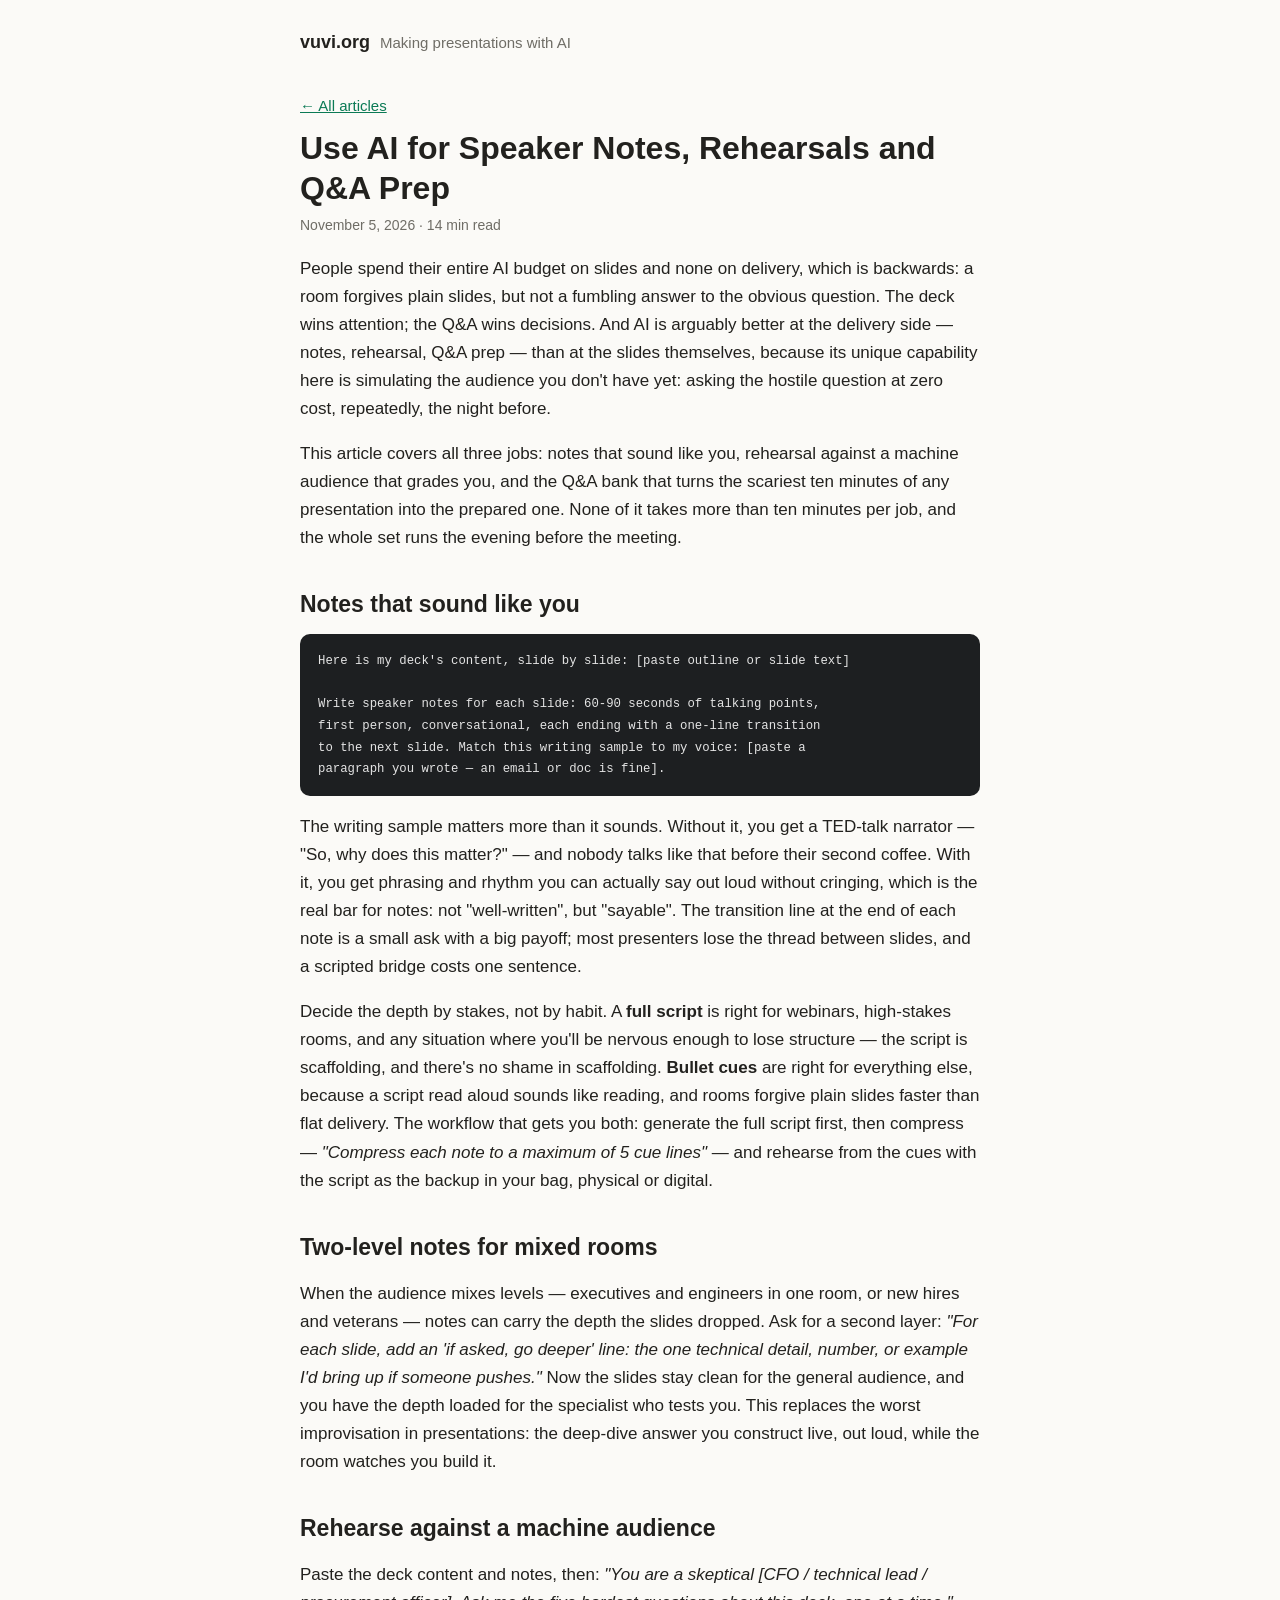
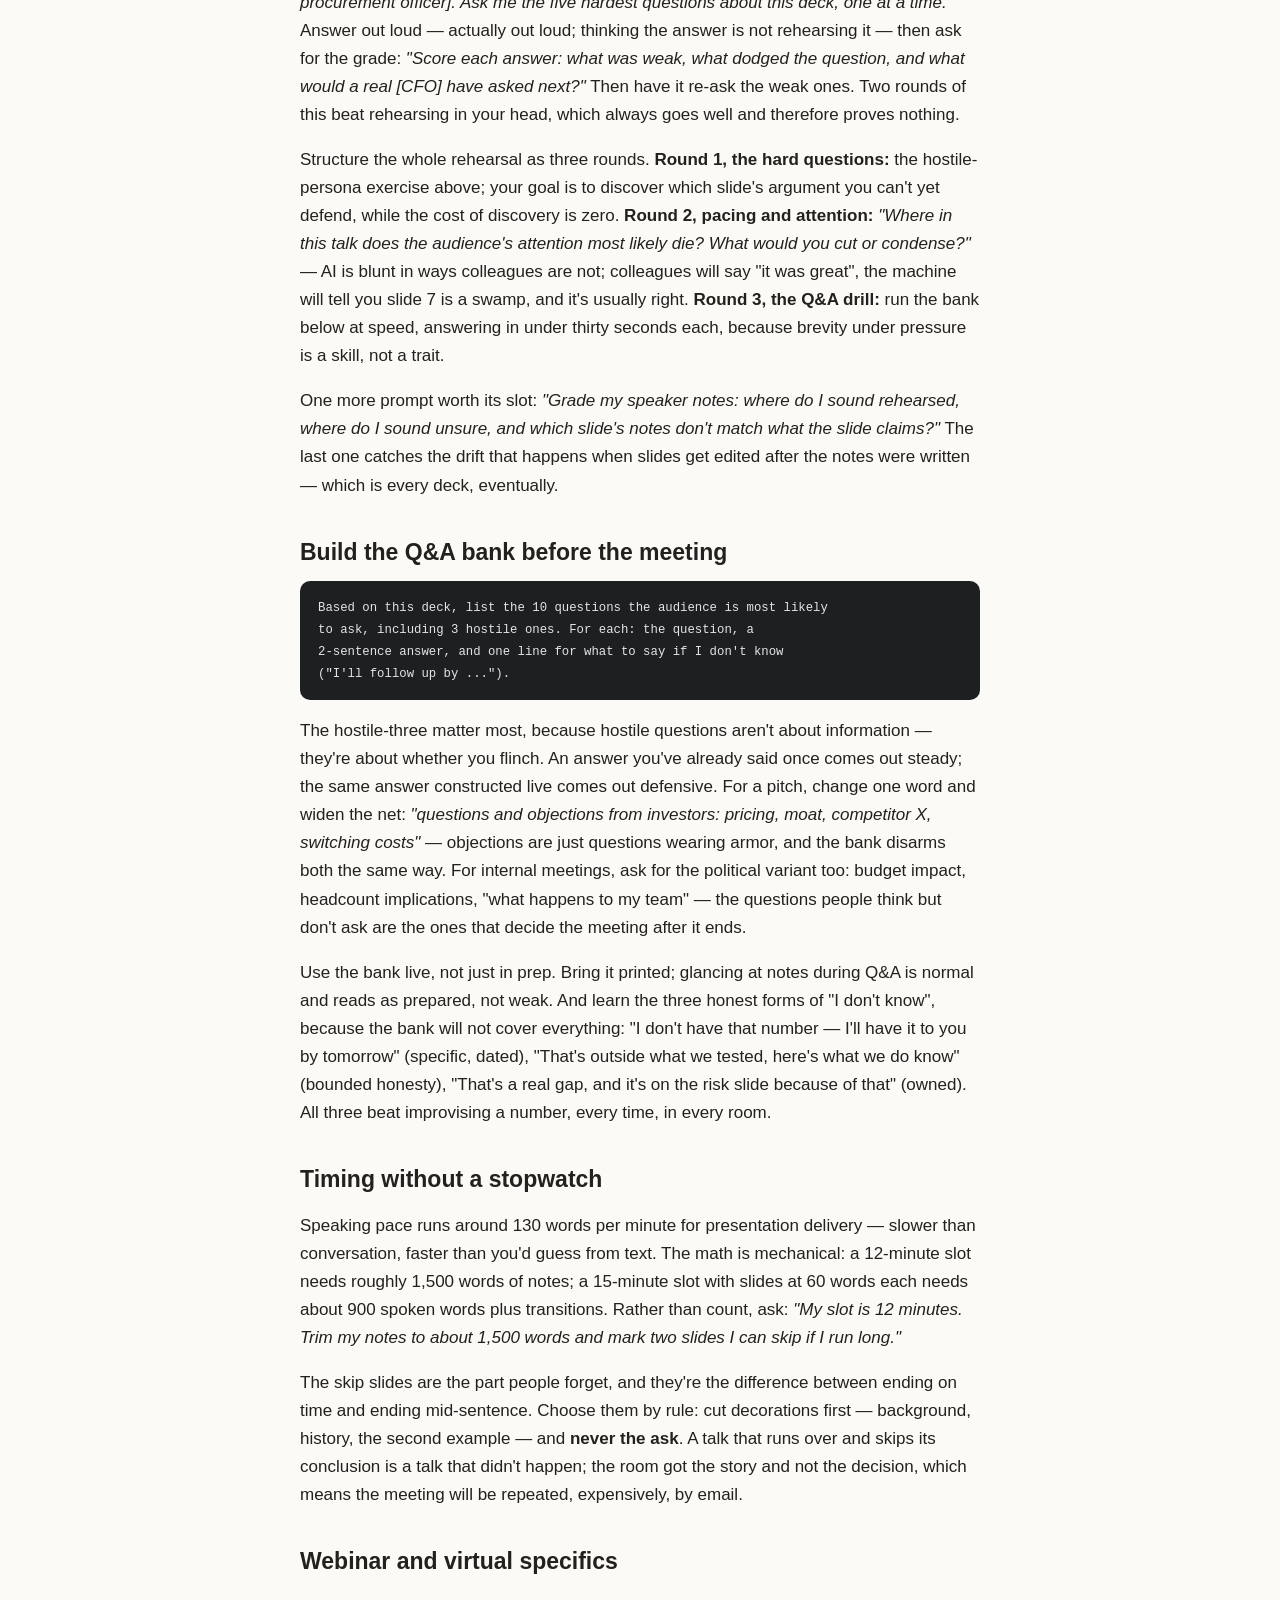
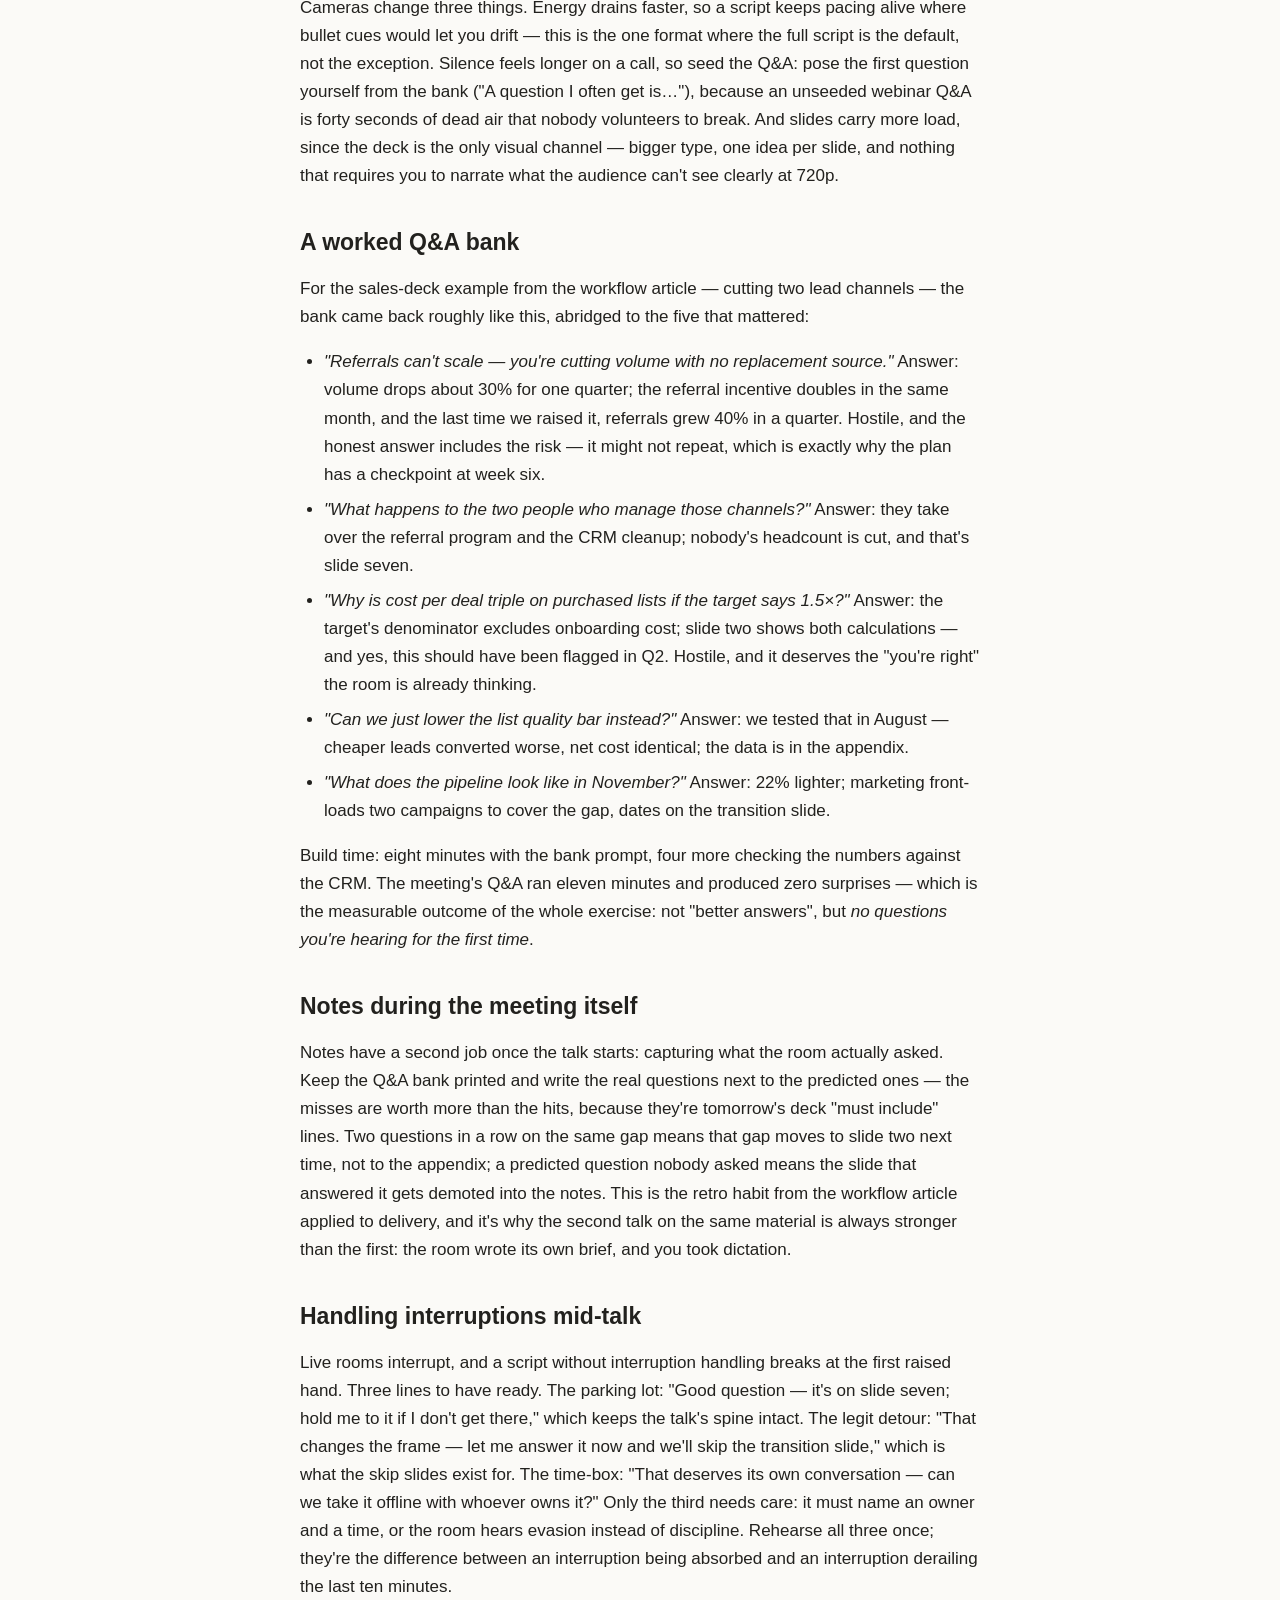
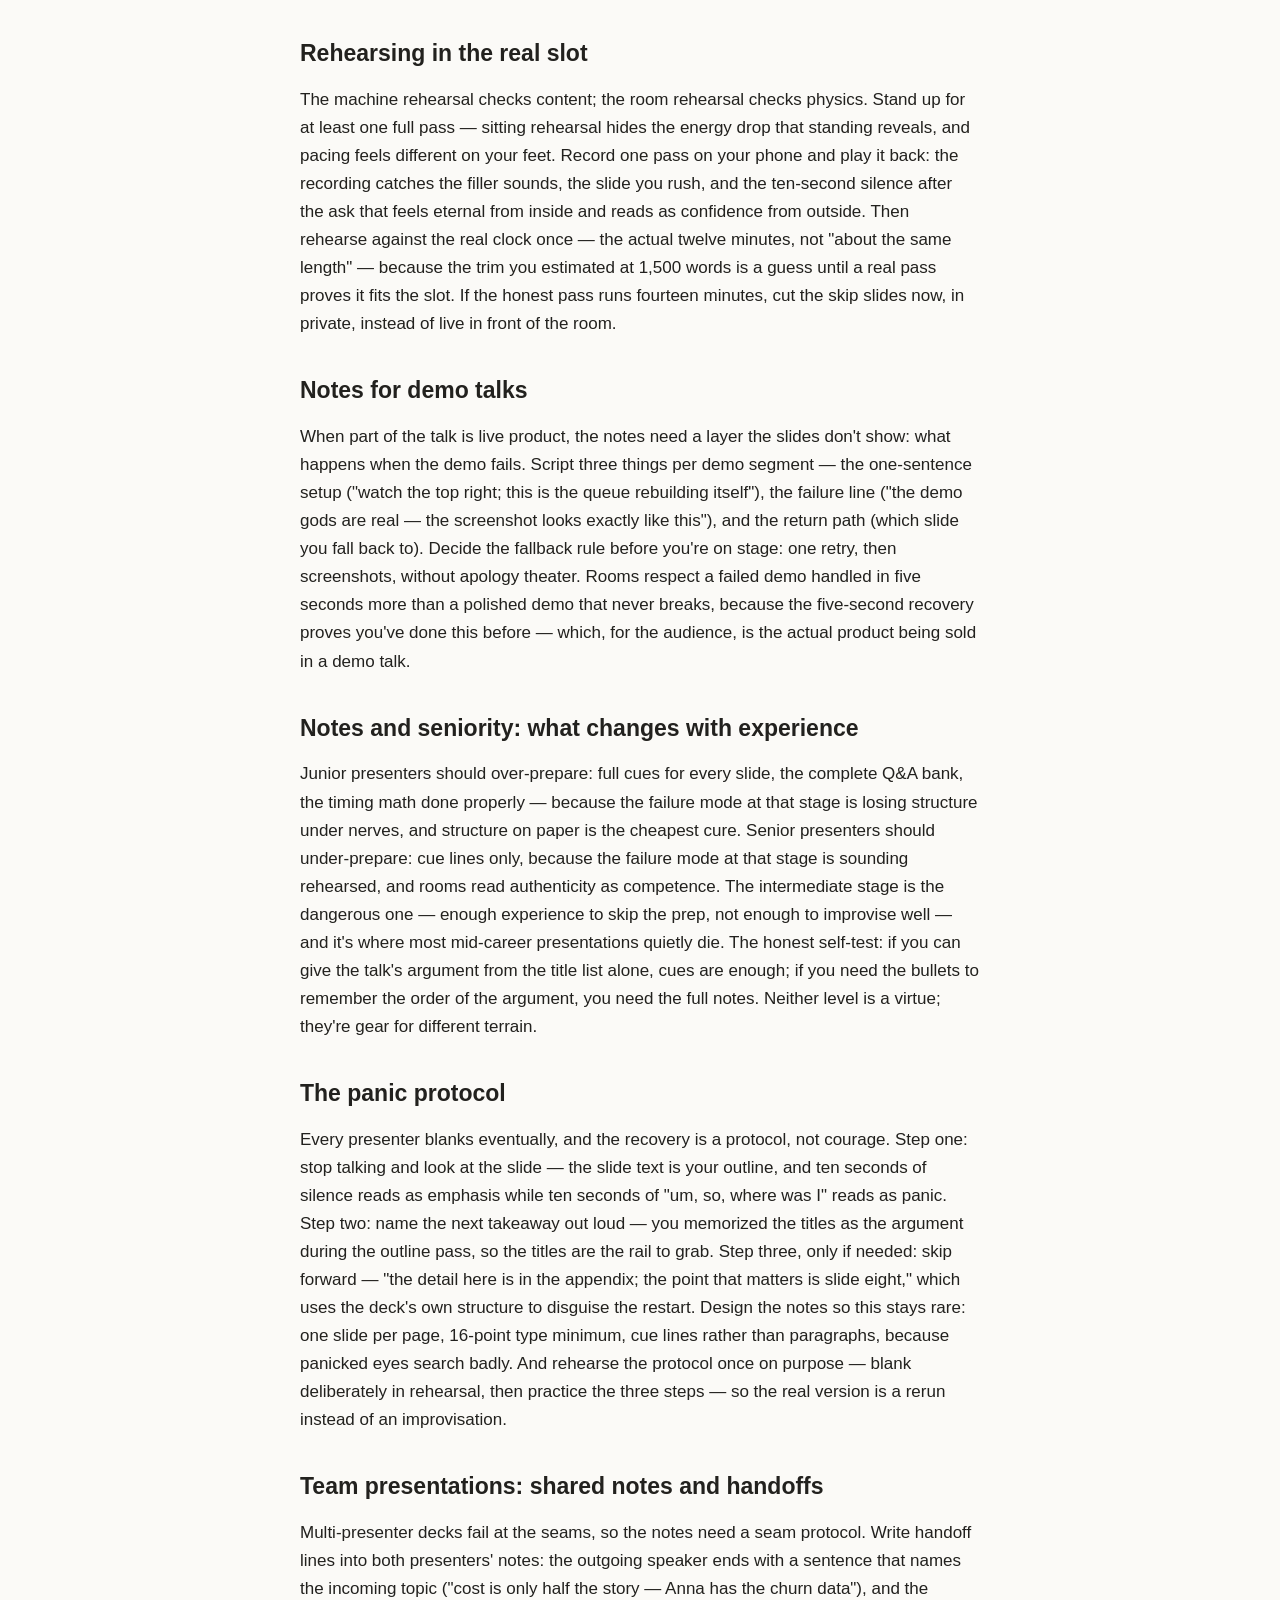
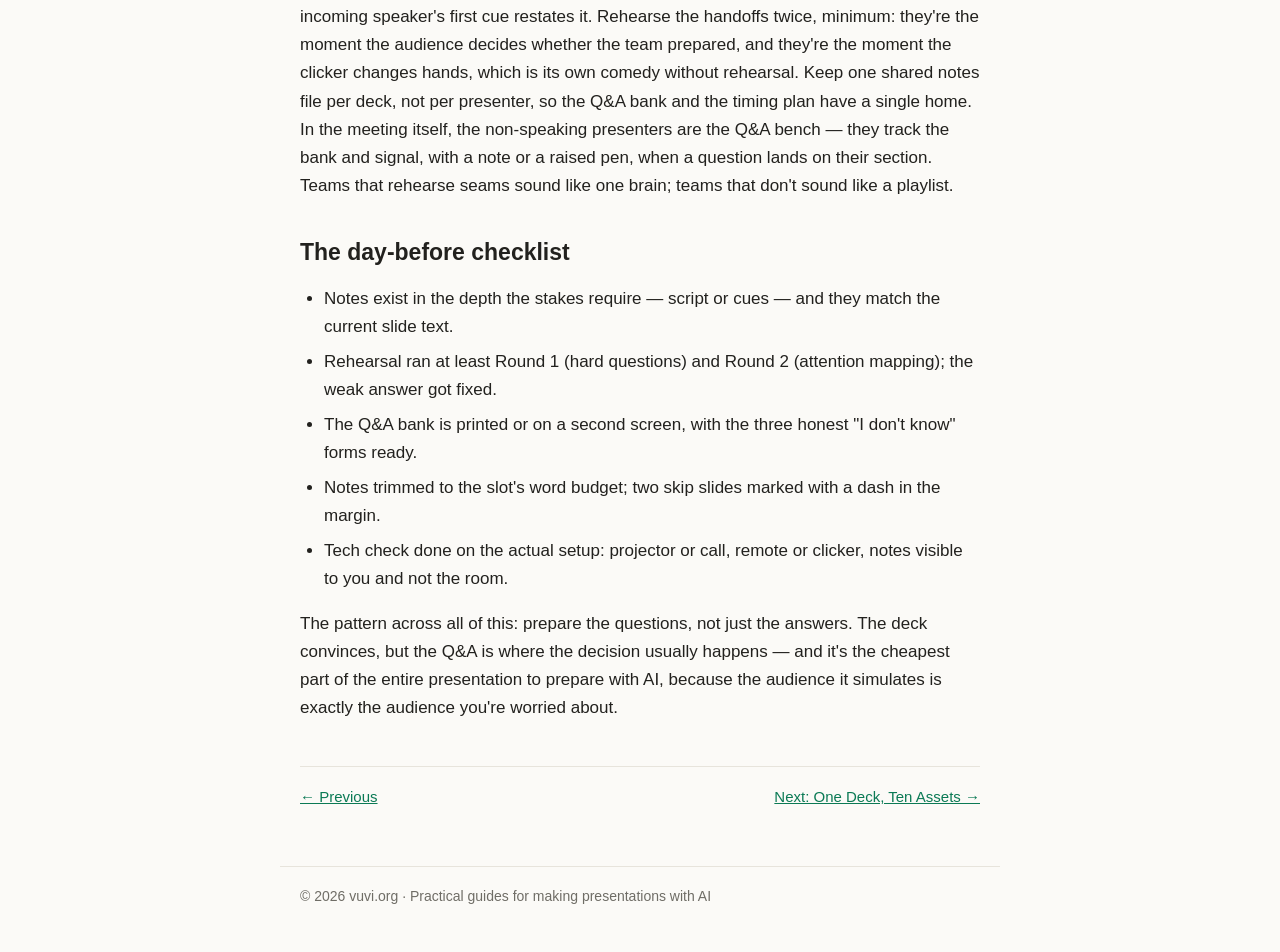
<file: blog/ai-speaker-notes-qa-prep/index.html>
<!DOCTYPE html>
<html lang="en">
<head>
  <meta charset="utf-8">
  <meta name="viewport" content="width=device-width, initial-scale=1">
  <title>Use AI for Speaker Notes, Rehearsals and Q&A Prep — vuvi.org</title>
  <meta name="description" content="Speaker notes in your voice, rehearsal against a machine audience, a Q&A bank built before anyone asks, and timing math that keeps the ask inside the slot.">
  <meta name="author" content="vuvi.org">
  <meta name="robots" content="index, follow, max-image-preview:large, max-snippet:-1, max-video-preview:-1">
  <link rel="canonical" href="https://vuvi.org/blog/ai-speaker-notes-qa-prep/">
  <link rel="alternate" hreflang="en" href="https://vuvi.org/blog/ai-speaker-notes-qa-prep/">
  <link rel="alternate" hreflang="x-default" href="https://vuvi.org/blog/ai-speaker-notes-qa-prep/">
  <link rel="alternate" type="application/rss+xml" title="vuvi.org — all articles" href="https://vuvi.org/feed.xml">
  <link rel="apple-touch-icon" sizes="180x180" href="https://vuvi.org/apple-touch-icon.png">
  <meta name="theme-color" content="#0b7a55" media="(prefers-color-scheme: light)">
  <meta name="theme-color" content="#161819" media="(prefers-color-scheme: dark)">
  <meta property="og:type" content="article">
  <meta property="og:site_name" content="vuvi.org">
  <meta property="og:locale" content="en_US">
  <meta property="og:url" content="https://vuvi.org/blog/ai-speaker-notes-qa-prep/">
  <meta property="og:title" content="Use AI for Speaker Notes, Rehearsals and Q&amp;A Prep">
  <meta property="og:description" content="Speaker notes in your voice, rehearsal against a machine audience, a Q&amp;A bank built before anyone asks, and timing math that keeps the ask inside the slot.">
  <meta property="article:published_time" content="2026-11-05">
  <meta property="article:modified_time" content="2026-11-05">
  <meta property="article:section" content="AI presentations">
  <meta property="og:image" content="https://vuvi.org/og-image.png">
  <meta property="og:image:type" content="image/png">
  <meta property="og:image:width" content="1200">
  <meta property="og:image:height" content="630">
  <meta property="og:image:alt" content="vuvi.org — practical guides for making presentations with AI">
  <meta name="twitter:card" content="summary_large_image">
  <meta name="twitter:title" content="Use AI for Speaker Notes, Rehearsals and Q&amp;A Prep">
  <meta name="twitter:description" content="Speaker notes in your voice, rehearsal against a machine audience, a Q&amp;A bank built before anyone asks, and timing math that keeps the ask inside the slot.">
  <meta name="twitter:image" content="https://vuvi.org/og-image.png">
  <meta name="twitter:image:alt" content="vuvi.org — practical guides for making presentations with AI">
  <script type="application/ld+json">
{
  "@context": "https://schema.org",
  "@graph": [
    {
      "@type": "BlogPosting",
      "@id": "https://vuvi.org/blog/ai-speaker-notes-qa-prep/#article",
      "headline": "Use AI for Speaker Notes, Rehearsals and Q&A Prep",
      "name": "Use AI for Speaker Notes, Rehearsals and Q&A Prep",
      "description": "Speaker notes in your voice, rehearsal against a machine audience, a Q&A bank built before anyone asks, and timing math that keeps the ask inside the slot.",
      "url": "https://vuvi.org/blog/ai-speaker-notes-qa-prep/",
      "mainEntityOfPage": {
        "@type": "WebPage",
        "@id": "https://vuvi.org/blog/ai-speaker-notes-qa-prep/"
      },
      "datePublished": "2026-11-05",
      "dateModified": "2026-11-05",
      "inLanguage": "en",
      "author": {
        "@type": "Organization",
        "name": "vuvi.org",
        "url": "https://vuvi.org/"
      },
      "publisher": {
        "@type": "Organization",
        "name": "vuvi.org",
        "url": "https://vuvi.org/",
        "logo": {
          "@type": "ImageObject",
          "url": "https://vuvi.org/og-image.png",
          "width": 1200,
          "height": 630
        }
      },
      "image": {
        "@type": "ImageObject",
        "url": "https://vuvi.org/og-image.png",
        "width": 1200,
        "height": 630
      },
      "isPartOf": {
        "@type": "Blog",
        "@id": "https://vuvi.org/#blog"
      },
      "articleSection": "AI presentations",
      "timeRequired": "PT14M"
    },
    {
      "@type": "BreadcrumbList",
      "@id": "https://vuvi.org/blog/ai-speaker-notes-qa-prep/#breadcrumbs",
      "itemListElement": [
        {
          "@type": "ListItem",
          "position": 1,
          "name": "Home",
          "item": "https://vuvi.org/"
        },
        {
          "@type": "ListItem",
          "position": 2,
          "name": "Use AI for Speaker Notes, Rehearsals and Q&A Prep",
          "item": "https://vuvi.org/blog/ai-speaker-notes-qa-prep/"
        }
      ]
    }
  ]
}
  </script>
  <link rel="stylesheet" href="../../styles.css">
  <link rel="icon" href="../../favicon.ico" sizes="32x32">
  <link rel="icon" href="../../favicon.svg" type="image/svg+xml">
  <link rel="manifest" href="../../site.webmanifest">
</head>
<body>
  <header class="site-header">
    <a class="home-link" href="../../">vuvi.org</a>
    <span class="tagline">Making presentations with AI</span>
  </header>
  <main>
    <article>
      <p class="backlink"><a href="../../">← All articles</a></p>
      <h1>Use AI for Speaker Notes, Rehearsals and Q&amp;A Prep</h1>
      <p class="meta">November 5, 2026 · 14 min read</p>

      <p>People spend their entire AI budget on slides and none on delivery, which is backwards: a room forgives plain slides, but not a fumbling answer to the obvious question. The deck wins attention; the Q&amp;A wins decisions. And AI is arguably better at the delivery side — notes, rehearsal, Q&amp;A prep — than at the slides themselves, because its unique capability here is simulating the audience you don't have yet: asking the hostile question at zero cost, repeatedly, the night before.</p>
      <p>This article covers all three jobs: notes that sound like you, rehearsal against a machine audience that grades you, and the Q&amp;A bank that turns the scariest ten minutes of any presentation into the prepared one. None of it takes more than ten minutes per job, and the whole set runs the evening before the meeting.</p>

      <h2>Notes that sound like you</h2>
      <pre><code>Here is my deck's content, slide by slide: [paste outline or slide text]

Write speaker notes for each slide: 60-90 seconds of talking points,
first person, conversational, each ending with a one-line transition
to the next slide. Match this writing sample to my voice: [paste a
paragraph you wrote — an email or doc is fine].</code></pre>
      <p>The writing sample matters more than it sounds. Without it, you get a TED-talk narrator — "So, why does this matter?" — and nobody talks like that before their second coffee. With it, you get phrasing and rhythm you can actually say out loud without cringing, which is the real bar for notes: not "well-written", but "sayable". The transition line at the end of each note is a small ask with a big payoff; most presenters lose the thread between slides, and a scripted bridge costs one sentence.</p>
      <p>Decide the depth by stakes, not by habit. A <strong>full script</strong> is right for webinars, high-stakes rooms, and any situation where you'll be nervous enough to lose structure — the script is scaffolding, and there's no shame in scaffolding. <strong>Bullet cues</strong> are right for everything else, because a script read aloud sounds like reading, and rooms forgive plain slides faster than flat delivery. The workflow that gets you both: generate the full script first, then compress — <em>"Compress each note to a maximum of 5 cue lines"</em> — and rehearse from the cues with the script as the backup in your bag, physical or digital.</p>

      <h2>Two-level notes for mixed rooms</h2>
      <p>When the audience mixes levels — executives and engineers in one room, or new hires and veterans — notes can carry the depth the slides dropped. Ask for a second layer: <em>"For each slide, add an 'if asked, go deeper' line: the one technical detail, number, or example I'd bring up if someone pushes."</em> Now the slides stay clean for the general audience, and you have the depth loaded for the specialist who tests you. This replaces the worst improvisation in presentations: the deep-dive answer you construct live, out loud, while the room watches you build it.</p>

      <h2>Rehearse against a machine audience</h2>
      <p>Paste the deck content and notes, then: <em>"You are a skeptical [CFO / technical lead / procurement officer]. Ask me the five hardest questions about this deck, one at a time."</em> Answer out loud — actually out loud; thinking the answer is not rehearsing it — then ask for the grade: <em>"Score each answer: what was weak, what dodged the question, and what would a real [CFO] have asked next?"</em> Then have it re-ask the weak ones. Two rounds of this beat rehearsing in your head, which always goes well and therefore proves nothing.</p>
      <p>Structure the whole rehearsal as three rounds. <strong>Round 1, the hard questions:</strong> the hostile-persona exercise above; your goal is to discover which slide's argument you can't yet defend, while the cost of discovery is zero. <strong>Round 2, pacing and attention:</strong> <em>"Where in this talk does the audience's attention most likely die? What would you cut or condense?"</em> — AI is blunt in ways colleagues are not; colleagues will say "it was great", the machine will tell you slide 7 is a swamp, and it's usually right. <strong>Round 3, the Q&amp;A drill:</strong> run the bank below at speed, answering in under thirty seconds each, because brevity under pressure is a skill, not a trait.</p>
      <p>One more prompt worth its slot: <em>"Grade my speaker notes: where do I sound rehearsed, where do I sound unsure, and which slide's notes don't match what the slide claims?"</em> The last one catches the drift that happens when slides get edited after the notes were written — which is every deck, eventually.</p>

      <h2>Build the Q&amp;A bank before the meeting</h2>
      <pre><code>Based on this deck, list the 10 questions the audience is most likely
to ask, including 3 hostile ones. For each: the question, a
2-sentence answer, and one line for what to say if I don't know
("I'll follow up by ...").</code></pre>
      <p>The hostile-three matter most, because hostile questions aren't about information — they're about whether you flinch. An answer you've already said once comes out steady; the same answer constructed live comes out defensive. For a pitch, change one word and widen the net: <em>"questions and objections from investors: pricing, moat, competitor X, switching costs"</em> — objections are just questions wearing armor, and the bank disarms both the same way. For internal meetings, ask for the political variant too: budget impact, headcount implications, "what happens to my team" — the questions people think but don't ask are the ones that decide the meeting after it ends.</p>
      <p>Use the bank live, not just in prep. Bring it printed; glancing at notes during Q&amp;A is normal and reads as prepared, not weak. And learn the three honest forms of "I don't know", because the bank will not cover everything: "I don't have that number — I'll have it to you by tomorrow" (specific, dated), "That's outside what we tested, here's what we do know" (bounded honesty), "That's a real gap, and it's on the risk slide because of that" (owned). All three beat improvising a number, every time, in every room.</p>

      <h2>Timing without a stopwatch</h2>
      <p>Speaking pace runs around 130 words per minute for presentation delivery — slower than conversation, faster than you'd guess from text. The math is mechanical: a 12-minute slot needs roughly 1,500 words of notes; a 15-minute slot with slides at 60 words each needs about 900 spoken words plus transitions. Rather than count, ask: <em>"My slot is 12 minutes. Trim my notes to about 1,500 words and mark two slides I can skip if I run long."</em></p>
      <p>The skip slides are the part people forget, and they're the difference between ending on time and ending mid-sentence. Choose them by rule: cut decorations first — background, history, the second example — and <strong>never the ask</strong>. A talk that runs over and skips its conclusion is a talk that didn't happen; the room got the story and not the decision, which means the meeting will be repeated, expensively, by email.</p>

      <h2>Webinar and virtual specifics</h2>
      <p>Cameras change three things. Energy drains faster, so a script keeps pacing alive where bullet cues would let you drift — this is the one format where the full script is the default, not the exception. Silence feels longer on a call, so seed the Q&amp;A: pose the first question yourself from the bank ("A question I often get is…"), because an unseeded webinar Q&amp;A is forty seconds of dead air that nobody volunteers to break. And slides carry more load, since the deck is the only visual channel — bigger type, one idea per slide, and nothing that requires you to narrate what the audience can't see clearly at 720p.</p>

      <h2>A worked Q&amp;A bank</h2>
      <p>For the sales-deck example from the workflow article — cutting two lead channels — the bank came back roughly like this, abridged to the five that mattered:</p>
      <ul>
        <li><em>"Referrals can't scale — you're cutting volume with no replacement source."</em> Answer: volume drops about 30% for one quarter; the referral incentive doubles in the same month, and the last time we raised it, referrals grew 40% in a quarter. Hostile, and the honest answer includes the risk — it might not repeat, which is exactly why the plan has a checkpoint at week six.</li>
        <li><em>"What happens to the two people who manage those channels?"</em> Answer: they take over the referral program and the CRM cleanup; nobody's headcount is cut, and that's slide seven.</li>
        <li><em>"Why is cost per deal triple on purchased lists if the target says 1.5×?"</em> Answer: the target's denominator excludes onboarding cost; slide two shows both calculations — and yes, this should have been flagged in Q2. Hostile, and it deserves the "you're right" the room is already thinking.</li>
        <li><em>"Can we just lower the list quality bar instead?"</em> Answer: we tested that in August — cheaper leads converted worse, net cost identical; the data is in the appendix.</li>
        <li><em>"What does the pipeline look like in November?"</em> Answer: 22% lighter; marketing front-loads two campaigns to cover the gap, dates on the transition slide.</li>
      </ul>
      <p>Build time: eight minutes with the bank prompt, four more checking the numbers against the CRM. The meeting's Q&amp;A ran eleven minutes and produced zero surprises — which is the measurable outcome of the whole exercise: not "better answers", but <em>no questions you're hearing for the first time</em>.</p>

      <h2>Notes during the meeting itself</h2>
      <p>Notes have a second job once the talk starts: capturing what the room actually asked. Keep the Q&amp;A bank printed and write the real questions next to the predicted ones — the misses are worth more than the hits, because they're tomorrow's deck "must include" lines. Two questions in a row on the same gap means that gap moves to slide two next time, not to the appendix; a predicted question nobody asked means the slide that answered it gets demoted into the notes. This is the retro habit from the workflow article applied to delivery, and it's why the second talk on the same material is always stronger than the first: the room wrote its own brief, and you took dictation.</p>

      <h2>Handling interruptions mid-talk</h2>
      <p>Live rooms interrupt, and a script without interruption handling breaks at the first raised hand. Three lines to have ready. The parking lot: "Good question — it's on slide seven; hold me to it if I don't get there," which keeps the talk's spine intact. The legit detour: "That changes the frame — let me answer it now and we'll skip the transition slide," which is what the skip slides exist for. The time-box: "That deserves its own conversation — can we take it offline with whoever owns it?" Only the third needs care: it must name an owner and a time, or the room hears evasion instead of discipline. Rehearse all three once; they're the difference between an interruption being absorbed and an interruption derailing the last ten minutes.</p>

      <h2>Rehearsing in the real slot</h2>
      <p>The machine rehearsal checks content; the room rehearsal checks physics. Stand up for at least one full pass — sitting rehearsal hides the energy drop that standing reveals, and pacing feels different on your feet. Record one pass on your phone and play it back: the recording catches the filler sounds, the slide you rush, and the ten-second silence after the ask that feels eternal from inside and reads as confidence from outside. Then rehearse against the real clock once — the actual twelve minutes, not "about the same length" — because the trim you estimated at 1,500 words is a guess until a real pass proves it fits the slot. If the honest pass runs fourteen minutes, cut the skip slides now, in private, instead of live in front of the room.</p>

      <h2>Notes for demo talks</h2>
      <p>When part of the talk is live product, the notes need a layer the slides don't show: what happens when the demo fails. Script three things per demo segment — the one-sentence setup ("watch the top right; this is the queue rebuilding itself"), the failure line ("the demo gods are real — the screenshot looks exactly like this"), and the return path (which slide you fall back to). Decide the fallback rule before you're on stage: one retry, then screenshots, without apology theater. Rooms respect a failed demo handled in five seconds more than a polished demo that never breaks, because the five-second recovery proves you've done this before — which, for the audience, is the actual product being sold in a demo talk.</p>

      <h2>Notes and seniority: what changes with experience</h2>
      <p>Junior presenters should over-prepare: full cues for every slide, the complete Q&amp;A bank, the timing math done properly — because the failure mode at that stage is losing structure under nerves, and structure on paper is the cheapest cure. Senior presenters should under-prepare: cue lines only, because the failure mode at that stage is sounding rehearsed, and rooms read authenticity as competence. The intermediate stage is the dangerous one — enough experience to skip the prep, not enough to improvise well — and it's where most mid-career presentations quietly die. The honest self-test: if you can give the talk's argument from the title list alone, cues are enough; if you need the bullets to remember the order of the argument, you need the full notes. Neither level is a virtue; they're gear for different terrain.</p>

      <h2>The panic protocol</h2>
      <p>Every presenter blanks eventually, and the recovery is a protocol, not courage. Step one: stop talking and look at the slide — the slide text is your outline, and ten seconds of silence reads as emphasis while ten seconds of "um, so, where was I" reads as panic. Step two: name the next takeaway out loud — you memorized the titles as the argument during the outline pass, so the titles are the rail to grab. Step three, only if needed: skip forward — "the detail here is in the appendix; the point that matters is slide eight," which uses the deck's own structure to disguise the restart. Design the notes so this stays rare: one slide per page, 16-point type minimum, cue lines rather than paragraphs, because panicked eyes search badly. And rehearse the protocol once on purpose — blank deliberately in rehearsal, then practice the three steps — so the real version is a rerun instead of an improvisation.</p>

      <h2>Team presentations: shared notes and handoffs</h2>
      <p>Multi-presenter decks fail at the seams, so the notes need a seam protocol. Write handoff lines into both presenters' notes: the outgoing speaker ends with a sentence that names the incoming topic ("cost is only half the story — Anna has the churn data"), and the incoming speaker's first cue restates it. Rehearse the handoffs twice, minimum: they're the moment the audience decides whether the team prepared, and they're the moment the clicker changes hands, which is its own comedy without rehearsal. Keep one shared notes file per deck, not per presenter, so the Q&amp;A bank and the timing plan have a single home. In the meeting itself, the non-speaking presenters are the Q&amp;A bench — they track the bank and signal, with a note or a raised pen, when a question lands on their section. Teams that rehearse seams sound like one brain; teams that don't sound like a playlist.</p>

      <h2>The day-before checklist</h2>
      <ul>
        <li>Notes exist in the depth the stakes require — script or cues — and they match the current slide text.</li>
        <li>Rehearsal ran at least Round 1 (hard questions) and Round 2 (attention mapping); the weak answer got fixed.</li>
        <li>The Q&amp;A bank is printed or on a second screen, with the three honest "I don't know" forms ready.</li>
        <li>Notes trimmed to the slot's word budget; two skip slides marked with a dash in the margin.</li>
        <li>Tech check done on the actual setup: projector or call, remote or clicker, notes visible to you and not the room.</li>
      </ul>

      <p>The pattern across all of this: prepare the questions, not just the answers. The deck convinces, but the Q&amp;A is where the decision usually happens — and it's the cheapest part of the entire presentation to prepare with AI, because the audience it simulates is exactly the audience you're worried about.</p>
    </article>
    <nav class="post-nav">
      <a href="../fix-ai-slide-design/">← Previous</a>
      <a class="next" href="../repurpose-one-deck-many-assets/">Next: One Deck, Ten Assets →</a>
    </nav>
  </main>
  <footer>© 2026 vuvi.org · Practical guides for making presentations with AI</footer>
</body>
</html>
</file>
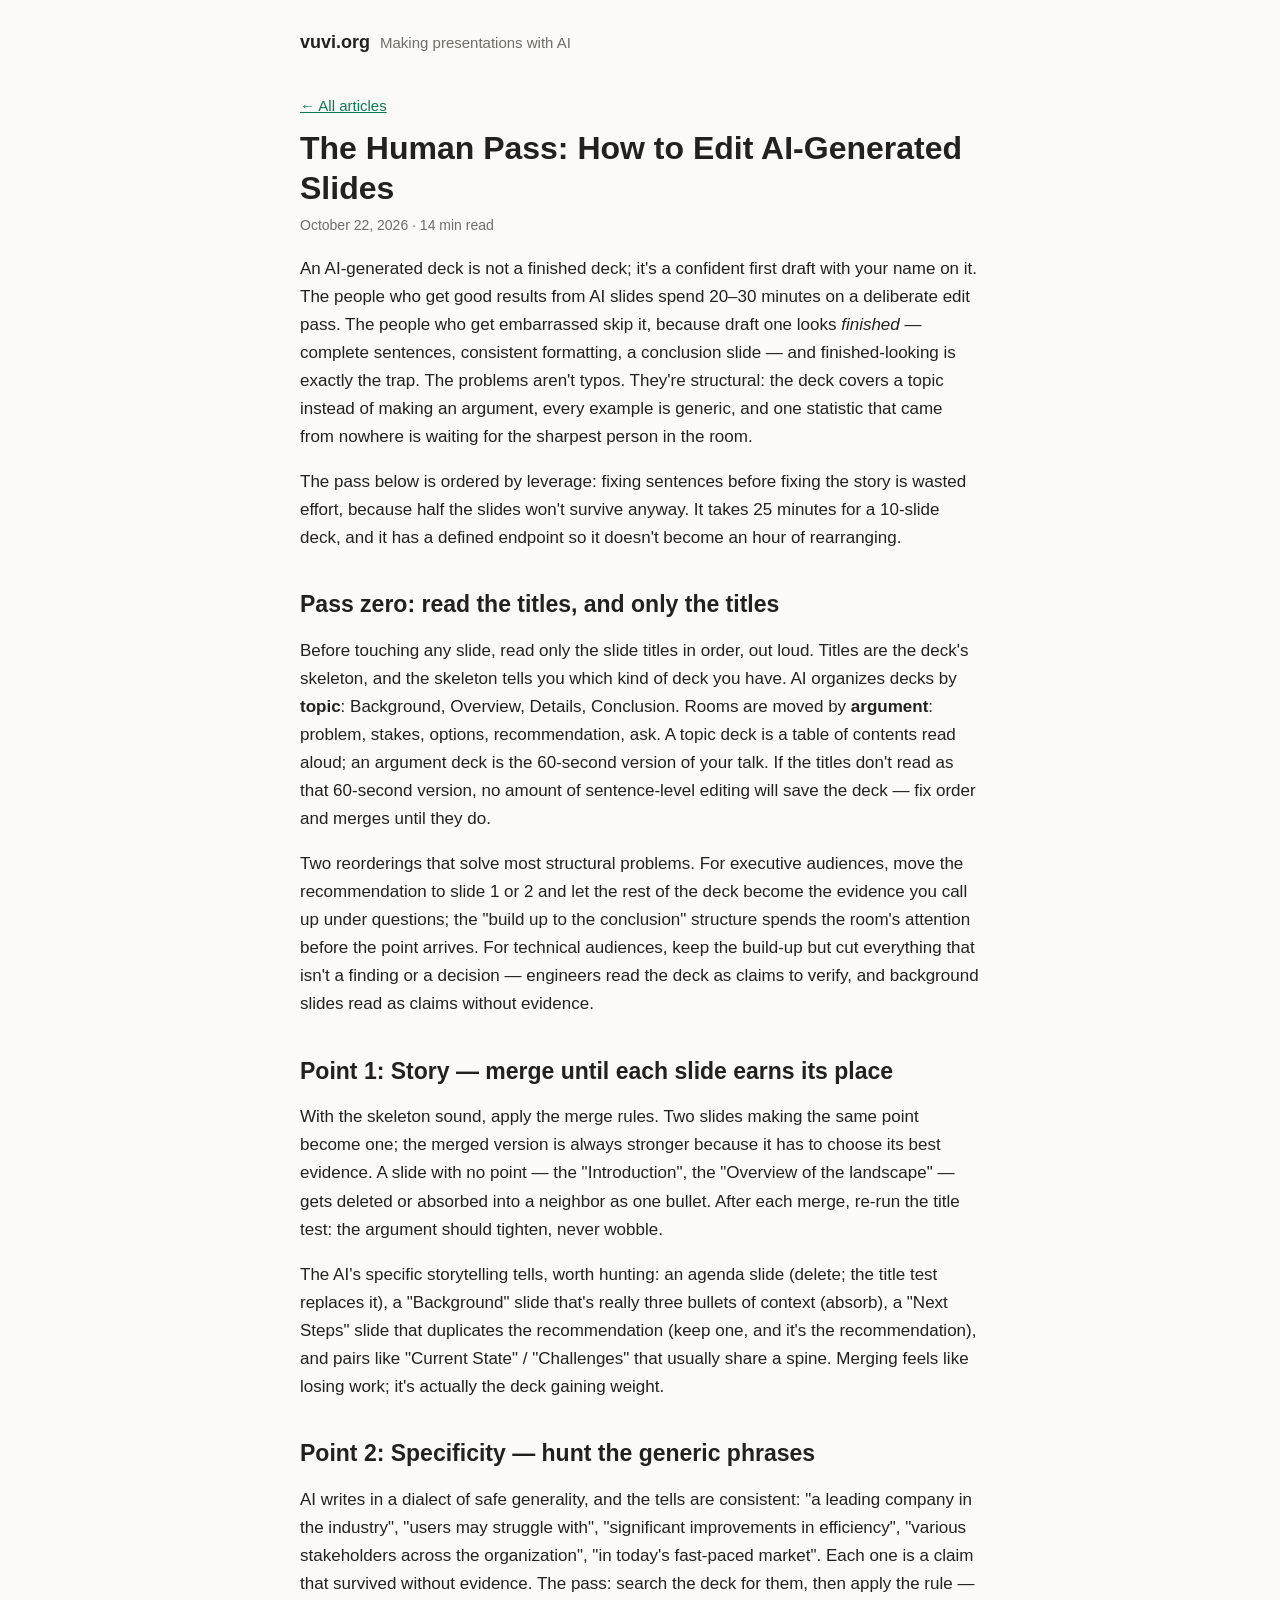
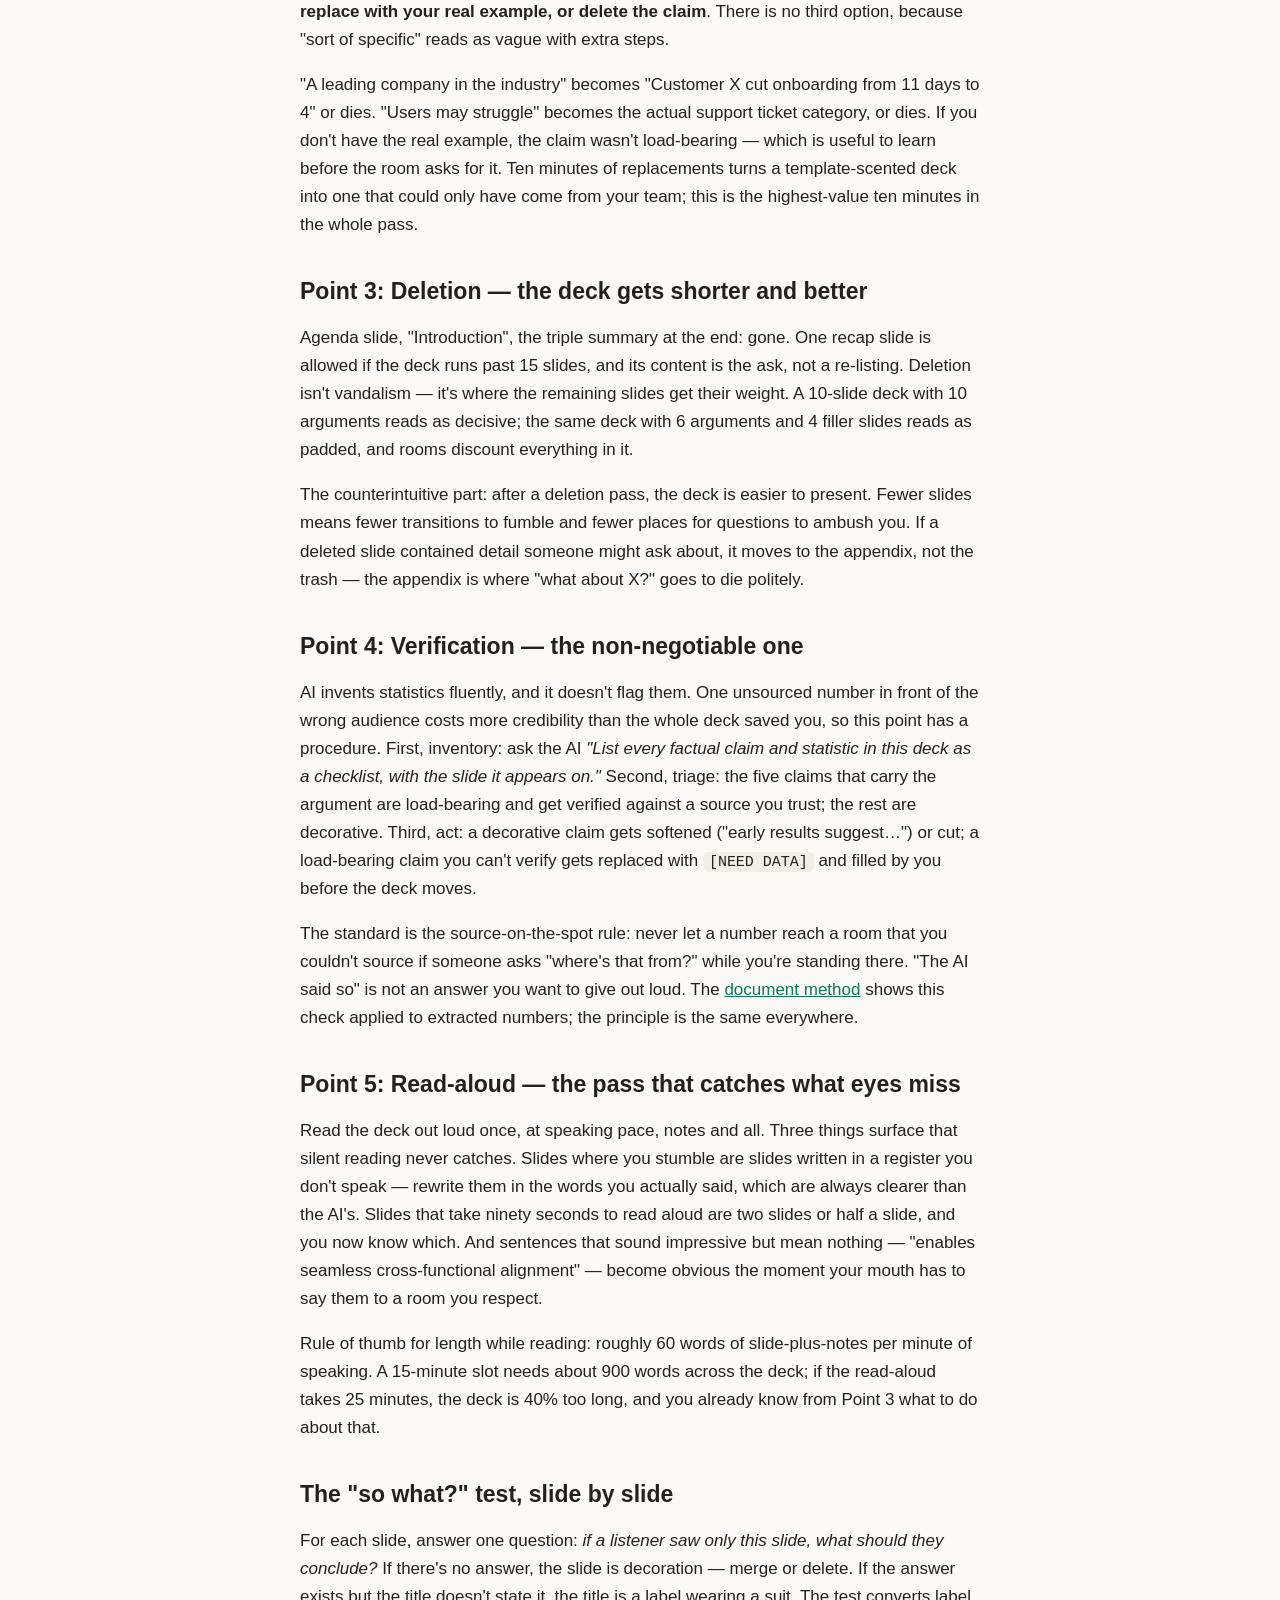
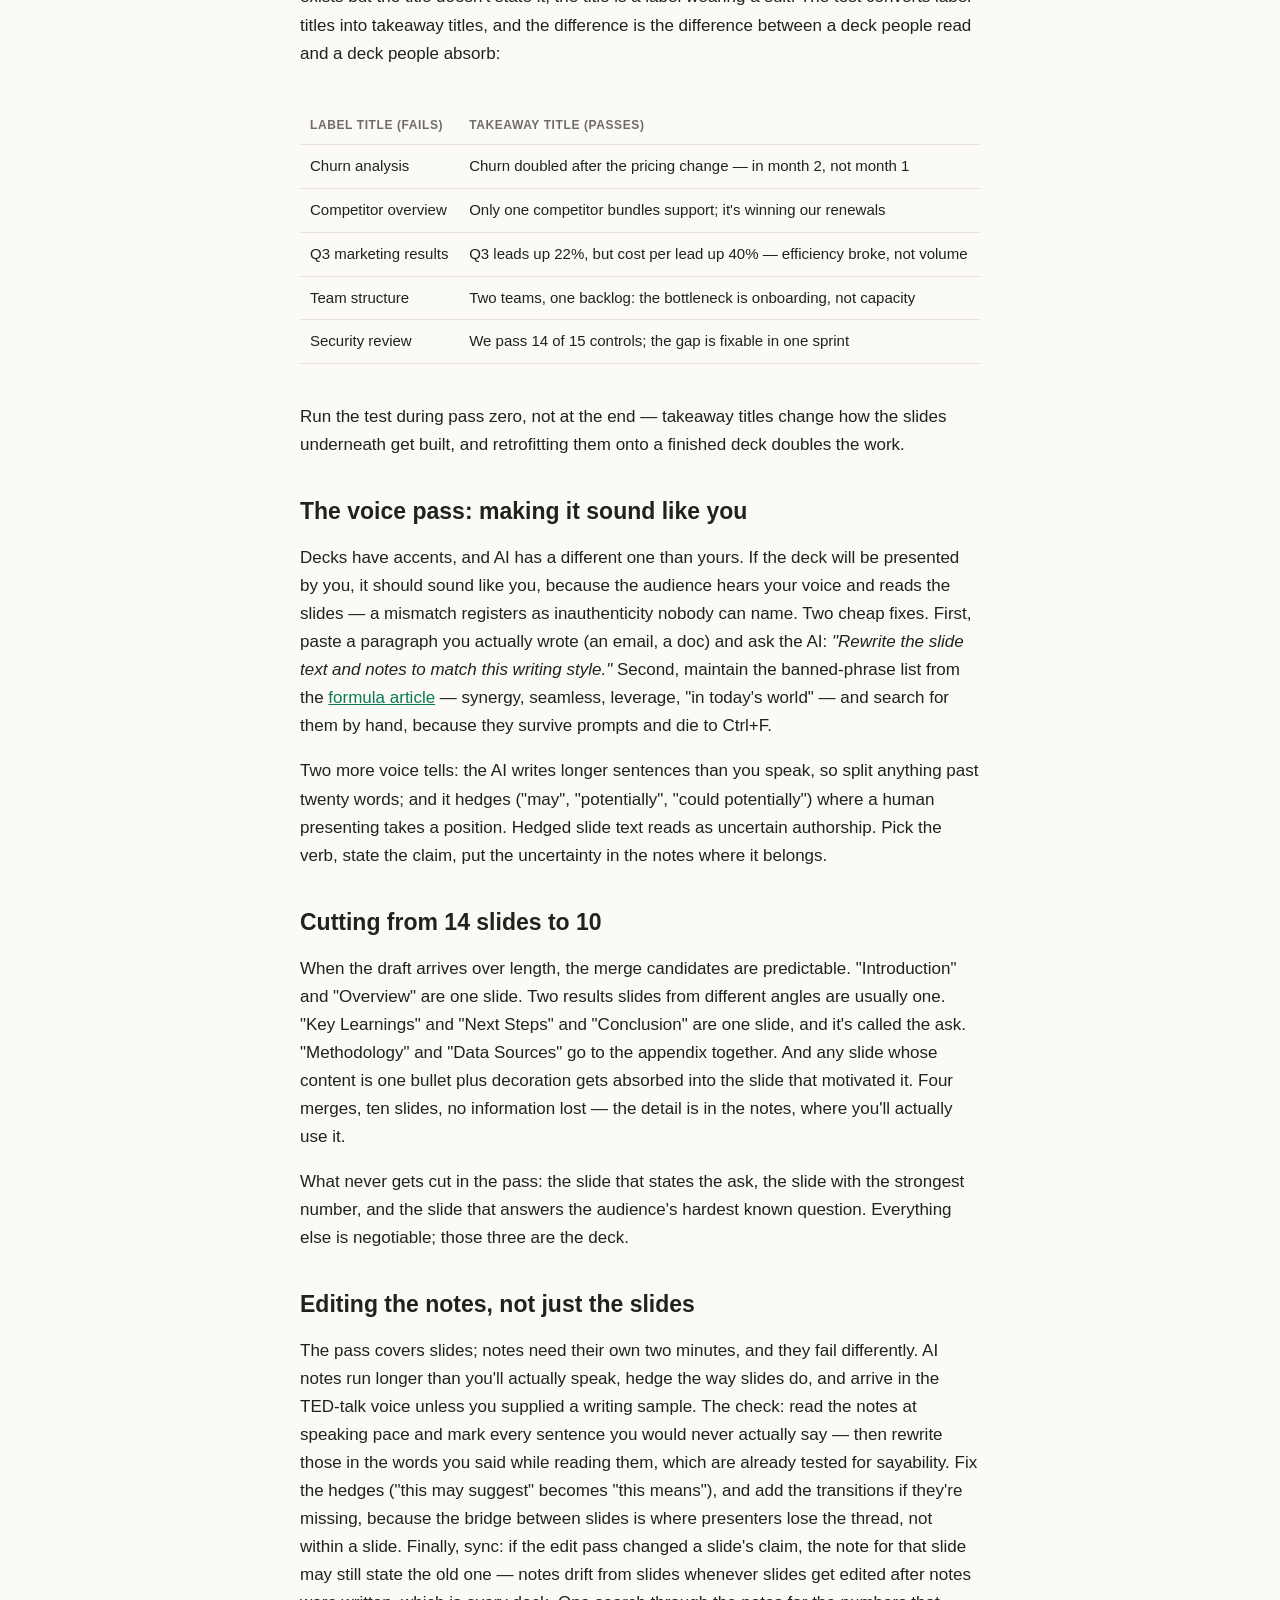
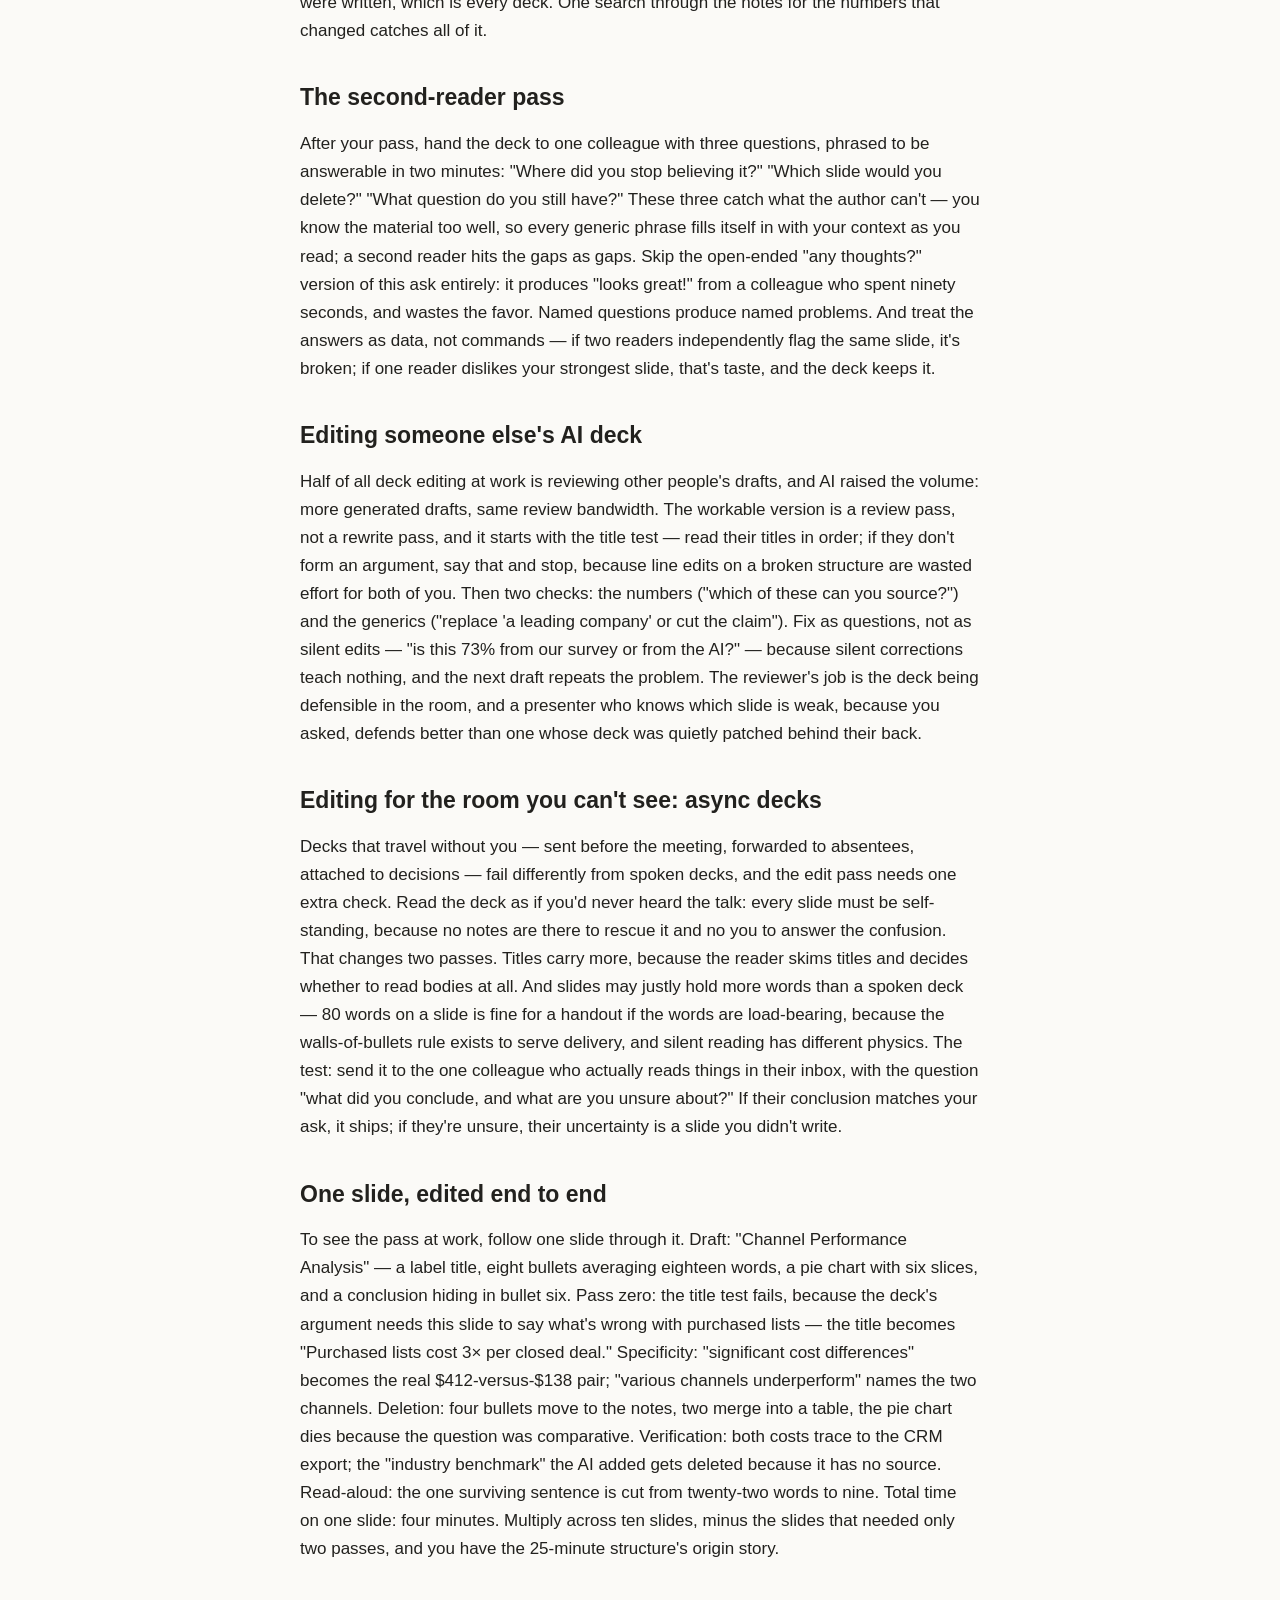
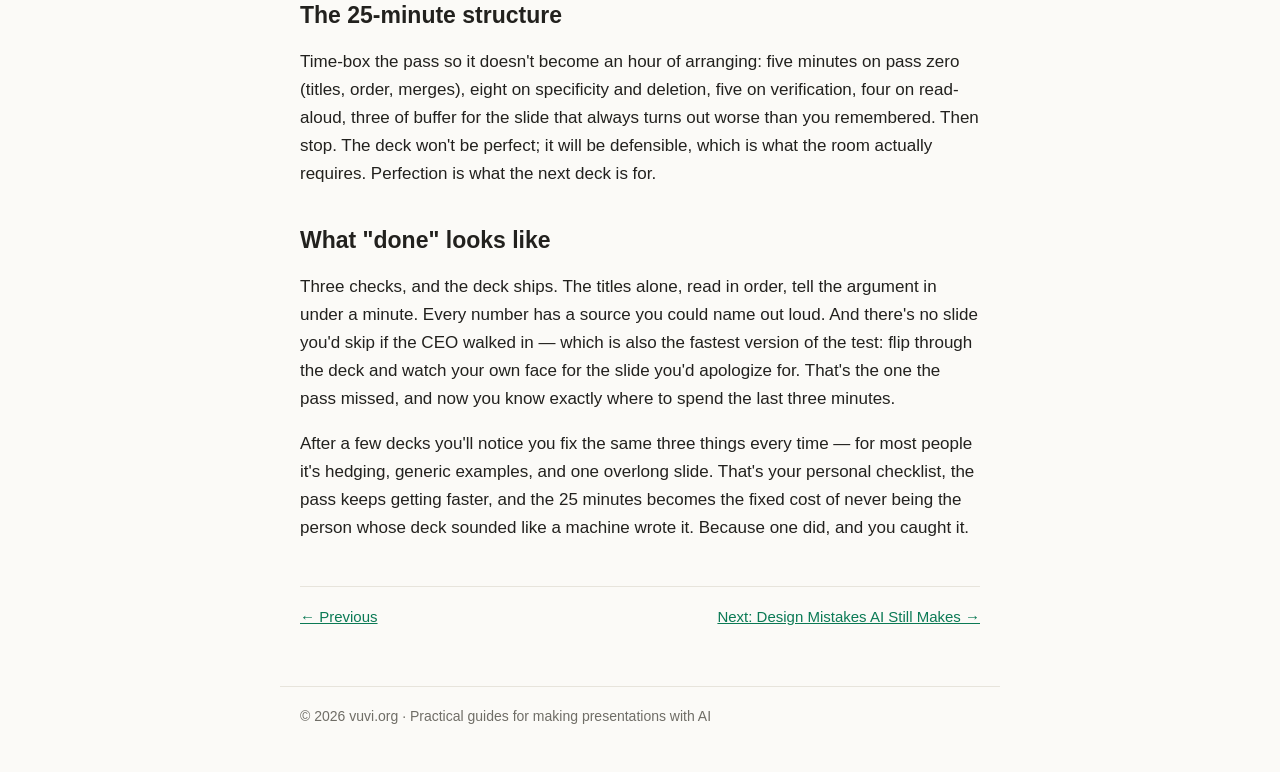
<file: blog/edit-ai-generated-slides/index.html>
<!DOCTYPE html>
<html lang="en">
<head>
  <meta charset="utf-8">
  <meta name="viewport" content="width=device-width, initial-scale=1">
  <title>The Human Pass: How to Edit AI-Generated Slides — vuvi.org</title>
  <meta name="description" content="The 25-minute edit pass that separates canned decks from credible ones — story first, then specificity, deletion, verification, and read-aloud — with the so-what test and before/after titles.">
  <meta name="author" content="vuvi.org">
  <meta name="robots" content="index, follow, max-image-preview:large, max-snippet:-1, max-video-preview:-1">
  <link rel="canonical" href="https://vuvi.org/blog/edit-ai-generated-slides/">
  <link rel="alternate" hreflang="en" href="https://vuvi.org/blog/edit-ai-generated-slides/">
  <link rel="alternate" hreflang="x-default" href="https://vuvi.org/blog/edit-ai-generated-slides/">
  <link rel="alternate" type="application/rss+xml" title="vuvi.org — all articles" href="https://vuvi.org/feed.xml">
  <link rel="apple-touch-icon" sizes="180x180" href="https://vuvi.org/apple-touch-icon.png">
  <meta name="theme-color" content="#0b7a55" media="(prefers-color-scheme: light)">
  <meta name="theme-color" content="#161819" media="(prefers-color-scheme: dark)">
  <meta property="og:type" content="article">
  <meta property="og:site_name" content="vuvi.org">
  <meta property="og:locale" content="en_US">
  <meta property="og:url" content="https://vuvi.org/blog/edit-ai-generated-slides/">
  <meta property="og:title" content="The Human Pass: How to Edit AI-Generated Slides">
  <meta property="og:description" content="The 25-minute edit pass that separates canned decks from credible ones — story first, then specificity, deletion, verification, and read-aloud — with the so-what test and before/after titles.">
  <meta property="article:published_time" content="2026-10-22">
  <meta property="article:modified_time" content="2026-10-22">
  <meta property="article:section" content="AI presentations">
  <meta property="og:image" content="https://vuvi.org/og-image.png">
  <meta property="og:image:type" content="image/png">
  <meta property="og:image:width" content="1200">
  <meta property="og:image:height" content="630">
  <meta property="og:image:alt" content="vuvi.org — practical guides for making presentations with AI">
  <meta name="twitter:card" content="summary_large_image">
  <meta name="twitter:title" content="The Human Pass: How to Edit AI-Generated Slides">
  <meta name="twitter:description" content="The 25-minute edit pass that separates canned decks from credible ones — story first, then specificity, deletion, verification, and read-aloud — with the so-what test and before/after titles.">
  <meta name="twitter:image" content="https://vuvi.org/og-image.png">
  <meta name="twitter:image:alt" content="vuvi.org — practical guides for making presentations with AI">
  <script type="application/ld+json">
{
  "@context": "https://schema.org",
  "@graph": [
    {
      "@type": "BlogPosting",
      "@id": "https://vuvi.org/blog/edit-ai-generated-slides/#article",
      "headline": "The Human Pass: How to Edit AI-Generated Slides",
      "name": "The Human Pass: How to Edit AI-Generated Slides",
      "description": "The 25-minute edit pass that separates canned decks from credible ones — story first, then specificity, deletion, verification, and read-aloud — with the so-what test and before/after titles.",
      "url": "https://vuvi.org/blog/edit-ai-generated-slides/",
      "mainEntityOfPage": {
        "@type": "WebPage",
        "@id": "https://vuvi.org/blog/edit-ai-generated-slides/"
      },
      "datePublished": "2026-10-22",
      "dateModified": "2026-10-22",
      "inLanguage": "en",
      "author": {
        "@type": "Organization",
        "name": "vuvi.org",
        "url": "https://vuvi.org/"
      },
      "publisher": {
        "@type": "Organization",
        "name": "vuvi.org",
        "url": "https://vuvi.org/",
        "logo": {
          "@type": "ImageObject",
          "url": "https://vuvi.org/og-image.png",
          "width": 1200,
          "height": 630
        }
      },
      "image": {
        "@type": "ImageObject",
        "url": "https://vuvi.org/og-image.png",
        "width": 1200,
        "height": 630
      },
      "isPartOf": {
        "@type": "Blog",
        "@id": "https://vuvi.org/#blog"
      },
      "articleSection": "AI presentations",
      "timeRequired": "PT14M"
    },
    {
      "@type": "BreadcrumbList",
      "@id": "https://vuvi.org/blog/edit-ai-generated-slides/#breadcrumbs",
      "itemListElement": [
        {
          "@type": "ListItem",
          "position": 1,
          "name": "Home",
          "item": "https://vuvi.org/"
        },
        {
          "@type": "ListItem",
          "position": 2,
          "name": "The Human Pass: How to Edit AI-Generated Slides",
          "item": "https://vuvi.org/blog/edit-ai-generated-slides/"
        }
      ]
    }
  ]
}
  </script>
  <link rel="stylesheet" href="../../styles.css">
  <link rel="icon" href="../../favicon.ico" sizes="32x32">
  <link rel="icon" href="../../favicon.svg" type="image/svg+xml">
  <link rel="manifest" href="../../site.webmanifest">
</head>
<body>
  <header class="site-header">
    <a class="home-link" href="../../">vuvi.org</a>
    <span class="tagline">Making presentations with AI</span>
  </header>
  <main>
    <article>
      <p class="backlink"><a href="../../">← All articles</a></p>
      <h1>The Human Pass: How to Edit AI-Generated Slides</h1>
      <p class="meta">October 22, 2026 · 14 min read</p>

      <p>An AI-generated deck is not a finished deck; it's a confident first draft with your name on it. The people who get good results from AI slides spend 20–30 minutes on a deliberate edit pass. The people who get embarrassed skip it, because draft one looks <em>finished</em> — complete sentences, consistent formatting, a conclusion slide — and finished-looking is exactly the trap. The problems aren't typos. They're structural: the deck covers a topic instead of making an argument, every example is generic, and one statistic that came from nowhere is waiting for the sharpest person in the room.</p>
      <p>The pass below is ordered by leverage: fixing sentences before fixing the story is wasted effort, because half the slides won't survive anyway. It takes 25 minutes for a 10-slide deck, and it has a defined endpoint so it doesn't become an hour of rearranging.</p>

      <h2>Pass zero: read the titles, and only the titles</h2>
      <p>Before touching any slide, read only the slide titles in order, out loud. Titles are the deck's skeleton, and the skeleton tells you which kind of deck you have. AI organizes decks by <strong>topic</strong>: Background, Overview, Details, Conclusion. Rooms are moved by <strong>argument</strong>: problem, stakes, options, recommendation, ask. A topic deck is a table of contents read aloud; an argument deck is the 60-second version of your talk. If the titles don't read as that 60-second version, no amount of sentence-level editing will save the deck — fix order and merges until they do.</p>
      <p>Two reorderings that solve most structural problems. For executive audiences, move the recommendation to slide 1 or 2 and let the rest of the deck become the evidence you call up under questions; the "build up to the conclusion" structure spends the room's attention before the point arrives. For technical audiences, keep the build-up but cut everything that isn't a finding or a decision — engineers read the deck as claims to verify, and background slides read as claims without evidence.</p>

      <h2>Point 1: Story — merge until each slide earns its place</h2>
      <p>With the skeleton sound, apply the merge rules. Two slides making the same point become one; the merged version is always stronger because it has to choose its best evidence. A slide with no point — the "Introduction", the "Overview of the landscape" — gets deleted or absorbed into a neighbor as one bullet. After each merge, re-run the title test: the argument should tighten, never wobble.</p>
      <p>The AI's specific storytelling tells, worth hunting: an agenda slide (delete; the title test replaces it), a "Background" slide that's really three bullets of context (absorb), a "Next Steps" slide that duplicates the recommendation (keep one, and it's the recommendation), and pairs like "Current State" / "Challenges" that usually share a spine. Merging feels like losing work; it's actually the deck gaining weight.</p>

      <h2>Point 2: Specificity — hunt the generic phrases</h2>
      <p>AI writes in a dialect of safe generality, and the tells are consistent: "a leading company in the industry", "users may struggle with", "significant improvements in efficiency", "various stakeholders across the organization", "in today's fast-paced market". Each one is a claim that survived without evidence. The pass: search the deck for them, then apply the rule — <strong>replace with your real example, or delete the claim</strong>. There is no third option, because "sort of specific" reads as vague with extra steps.</p>
      <p>"A leading company in the industry" becomes "Customer X cut onboarding from 11 days to 4" or dies. "Users may struggle" becomes the actual support ticket category, or dies. If you don't have the real example, the claim wasn't load-bearing — which is useful to learn before the room asks for it. Ten minutes of replacements turns a template-scented deck into one that could only have come from your team; this is the highest-value ten minutes in the whole pass.</p>

      <h2>Point 3: Deletion — the deck gets shorter and better</h2>
      <p>Agenda slide, "Introduction", the triple summary at the end: gone. One recap slide is allowed if the deck runs past 15 slides, and its content is the ask, not a re-listing. Deletion isn't vandalism — it's where the remaining slides get their weight. A 10-slide deck with 10 arguments reads as decisive; the same deck with 6 arguments and 4 filler slides reads as padded, and rooms discount everything in it.</p>
      <p>The counterintuitive part: after a deletion pass, the deck is easier to present. Fewer slides means fewer transitions to fumble and fewer places for questions to ambush you. If a deleted slide contained detail someone might ask about, it moves to the appendix, not the trash — the appendix is where "what about X?" goes to die politely.</p>

      <h2>Point 4: Verification — the non-negotiable one</h2>
      <p>AI invents statistics fluently, and it doesn't flag them. One unsourced number in front of the wrong audience costs more credibility than the whole deck saved you, so this point has a procedure. First, inventory: ask the AI <em>"List every factual claim and statistic in this deck as a checklist, with the slide it appears on."</em> Second, triage: the five claims that carry the argument are load-bearing and get verified against a source you trust; the rest are decorative. Third, act: a decorative claim gets softened ("early results suggest…") or cut; a load-bearing claim you can't verify gets replaced with <code>[NEED DATA]</code> and filled by you before the deck moves.</p>
      <p>The standard is the source-on-the-spot rule: never let a number reach a room that you couldn't source if someone asks "where's that from?" while you're standing there. "The AI said so" is not an answer you want to give out loud. The <a href="../turn-documents-into-slides/">document method</a> shows this check applied to extracted numbers; the principle is the same everywhere.</p>

      <h2>Point 5: Read-aloud — the pass that catches what eyes miss</h2>
      <p>Read the deck out loud once, at speaking pace, notes and all. Three things surface that silent reading never catches. Slides where you stumble are slides written in a register you don't speak — rewrite them in the words you actually said, which are always clearer than the AI's. Slides that take ninety seconds to read aloud are two slides or half a slide, and you now know which. And sentences that sound impressive but mean nothing — "enables seamless cross-functional alignment" — become obvious the moment your mouth has to say them to a room you respect.</p>
      <p>Rule of thumb for length while reading: roughly 60 words of slide-plus-notes per minute of speaking. A 15-minute slot needs about 900 words across the deck; if the read-aloud takes 25 minutes, the deck is 40% too long, and you already know from Point 3 what to do about that.</p>

      <h2>The "so what?" test, slide by slide</h2>
      <p>For each slide, answer one question: <em>if a listener saw only this slide, what should they conclude?</em> If there's no answer, the slide is decoration — merge or delete. If the answer exists but the title doesn't state it, the title is a label wearing a suit. The test converts label titles into takeaway titles, and the difference is the difference between a deck people read and a deck people absorb:</p>
      <div class="table-wrap">
      <table>
        <thead><tr><th>Label title (fails)</th><th>Takeaway title (passes)</th></tr></thead>
        <tbody>
          <tr><td>Churn analysis</td><td>Churn doubled after the pricing change — in month 2, not month 1</td></tr>
          <tr><td>Competitor overview</td><td>Only one competitor bundles support; it's winning our renewals</td></tr>
          <tr><td>Q3 marketing results</td><td>Q3 leads up 22%, but cost per lead up 40% — efficiency broke, not volume</td></tr>
          <tr><td>Team structure</td><td>Two teams, one backlog: the bottleneck is onboarding, not capacity</td></tr>
          <tr><td>Security review</td><td>We pass 14 of 15 controls; the gap is fixable in one sprint</td></tr>
        </tbody>
      </table>
      </div>
      <p>Run the test during pass zero, not at the end — takeaway titles change how the slides underneath get built, and retrofitting them onto a finished deck doubles the work.</p>

      <h2>The voice pass: making it sound like you</h2>
      <p>Decks have accents, and AI has a different one than yours. If the deck will be presented by you, it should sound like you, because the audience hears your voice and reads the slides — a mismatch registers as inauthenticity nobody can name. Two cheap fixes. First, paste a paragraph you actually wrote (an email, a doc) and ask the AI: <em>"Rewrite the slide text and notes to match this writing style."</em> Second, maintain the banned-phrase list from the <a href="../prompt-formula-for-slides/">formula article</a> — synergy, seamless, leverage, "in today's world" — and search for them by hand, because they survive prompts and die to Ctrl+F.</p>
      <p>Two more voice tells: the AI writes longer sentences than you speak, so split anything past twenty words; and it hedges ("may", "potentially", "could potentially") where a human presenting takes a position. Hedged slide text reads as uncertain authorship. Pick the verb, state the claim, put the uncertainty in the notes where it belongs.</p>

      <h2>Cutting from 14 slides to 10</h2>
      <p>When the draft arrives over length, the merge candidates are predictable. "Introduction" and "Overview" are one slide. Two results slides from different angles are usually one. "Key Learnings" and "Next Steps" and "Conclusion" are one slide, and it's called the ask. "Methodology" and "Data Sources" go to the appendix together. And any slide whose content is one bullet plus decoration gets absorbed into the slide that motivated it. Four merges, ten slides, no information lost — the detail is in the notes, where you'll actually use it.</p>
      <p>What never gets cut in the pass: the slide that states the ask, the slide with the strongest number, and the slide that answers the audience's hardest known question. Everything else is negotiable; those three are the deck.</p>

      <h2>Editing the notes, not just the slides</h2>
      <p>The pass covers slides; notes need their own two minutes, and they fail differently. AI notes run longer than you'll actually speak, hedge the way slides do, and arrive in the TED-talk voice unless you supplied a writing sample. The check: read the notes at speaking pace and mark every sentence you would never actually say — then rewrite those in the words you said while reading them, which are already tested for sayability. Fix the hedges ("this may suggest" becomes "this means"), and add the transitions if they're missing, because the bridge between slides is where presenters lose the thread, not within a slide. Finally, sync: if the edit pass changed a slide's claim, the note for that slide may still state the old one — notes drift from slides whenever slides get edited after notes were written, which is every deck. One search through the notes for the numbers that changed catches all of it.</p>

      <h2>The second-reader pass</h2>
      <p>After your pass, hand the deck to one colleague with three questions, phrased to be answerable in two minutes: "Where did you stop believing it?" "Which slide would you delete?" "What question do you still have?" These three catch what the author can't — you know the material too well, so every generic phrase fills itself in with your context as you read; a second reader hits the gaps as gaps. Skip the open-ended "any thoughts?" version of this ask entirely: it produces "looks great!" from a colleague who spent ninety seconds, and wastes the favor. Named questions produce named problems. And treat the answers as data, not commands — if two readers independently flag the same slide, it's broken; if one reader dislikes your strongest slide, that's taste, and the deck keeps it.</p>

      <h2>Editing someone else's AI deck</h2>
      <p>Half of all deck editing at work is reviewing other people's drafts, and AI raised the volume: more generated drafts, same review bandwidth. The workable version is a review pass, not a rewrite pass, and it starts with the title test — read their titles in order; if they don't form an argument, say that and stop, because line edits on a broken structure are wasted effort for both of you. Then two checks: the numbers ("which of these can you source?") and the generics ("replace 'a leading company' or cut the claim"). Fix as questions, not as silent edits — "is this 73% from our survey or from the AI?" — because silent corrections teach nothing, and the next draft repeats the problem. The reviewer's job is the deck being defensible in the room, and a presenter who knows which slide is weak, because you asked, defends better than one whose deck was quietly patched behind their back.</p>

      <h2>Editing for the room you can't see: async decks</h2>
      <p>Decks that travel without you — sent before the meeting, forwarded to absentees, attached to decisions — fail differently from spoken decks, and the edit pass needs one extra check. Read the deck as if you'd never heard the talk: every slide must be self-standing, because no notes are there to rescue it and no you to answer the confusion. That changes two passes. Titles carry more, because the reader skims titles and decides whether to read bodies at all. And slides may justly hold more words than a spoken deck — 80 words on a slide is fine for a handout if the words are load-bearing, because the walls-of-bullets rule exists to serve delivery, and silent reading has different physics. The test: send it to the one colleague who actually reads things in their inbox, with the question "what did you conclude, and what are you unsure about?" If their conclusion matches your ask, it ships; if they're unsure, their uncertainty is a slide you didn't write.</p>

      <h2>One slide, edited end to end</h2>
      <p>To see the pass at work, follow one slide through it. Draft: "Channel Performance Analysis" — a label title, eight bullets averaging eighteen words, a pie chart with six slices, and a conclusion hiding in bullet six. Pass zero: the title test fails, because the deck's argument needs this slide to say what's wrong with purchased lists — the title becomes "Purchased lists cost 3× per closed deal." Specificity: "significant cost differences" becomes the real $412-versus-$138 pair; "various channels underperform" names the two channels. Deletion: four bullets move to the notes, two merge into a table, the pie chart dies because the question was comparative. Verification: both costs trace to the CRM export; the "industry benchmark" the AI added gets deleted because it has no source. Read-aloud: the one surviving sentence is cut from twenty-two words to nine. Total time on one slide: four minutes. Multiply across ten slides, minus the slides that needed only two passes, and you have the 25-minute structure's origin story.</p>

      <h2>The 25-minute structure</h2>
      <p>Time-box the pass so it doesn't become an hour of arranging: five minutes on pass zero (titles, order, merges), eight on specificity and deletion, five on verification, four on read-aloud, three of buffer for the slide that always turns out worse than you remembered. Then stop. The deck won't be perfect; it will be defensible, which is what the room actually requires. Perfection is what the next deck is for.</p>

      <h2>What "done" looks like</h2>
      <p>Three checks, and the deck ships. The titles alone, read in order, tell the argument in under a minute. Every number has a source you could name out loud. And there's no slide you'd skip if the CEO walked in — which is also the fastest version of the test: flip through the deck and watch your own face for the slide you'd apologize for. That's the one the pass missed, and now you know exactly where to spend the last three minutes.</p>
      <p>After a few decks you'll notice you fix the same three things every time — for most people it's hedging, generic examples, and one overlong slide. That's your personal checklist, the pass keeps getting faster, and the 25 minutes becomes the fixed cost of never being the person whose deck sounded like a machine wrote it. Because one did, and you caught it.</p>
    </article>
    <nav class="post-nav">
      <a href="../prompt-templates-by-type/">← Previous</a>
      <a class="next" href="../fix-ai-slide-design/">Next: Design Mistakes AI Still Makes →</a>
    </nav>
  </main>
  <footer>© 2026 vuvi.org · Practical guides for making presentations with AI</footer>
</body>
</html>
</file>
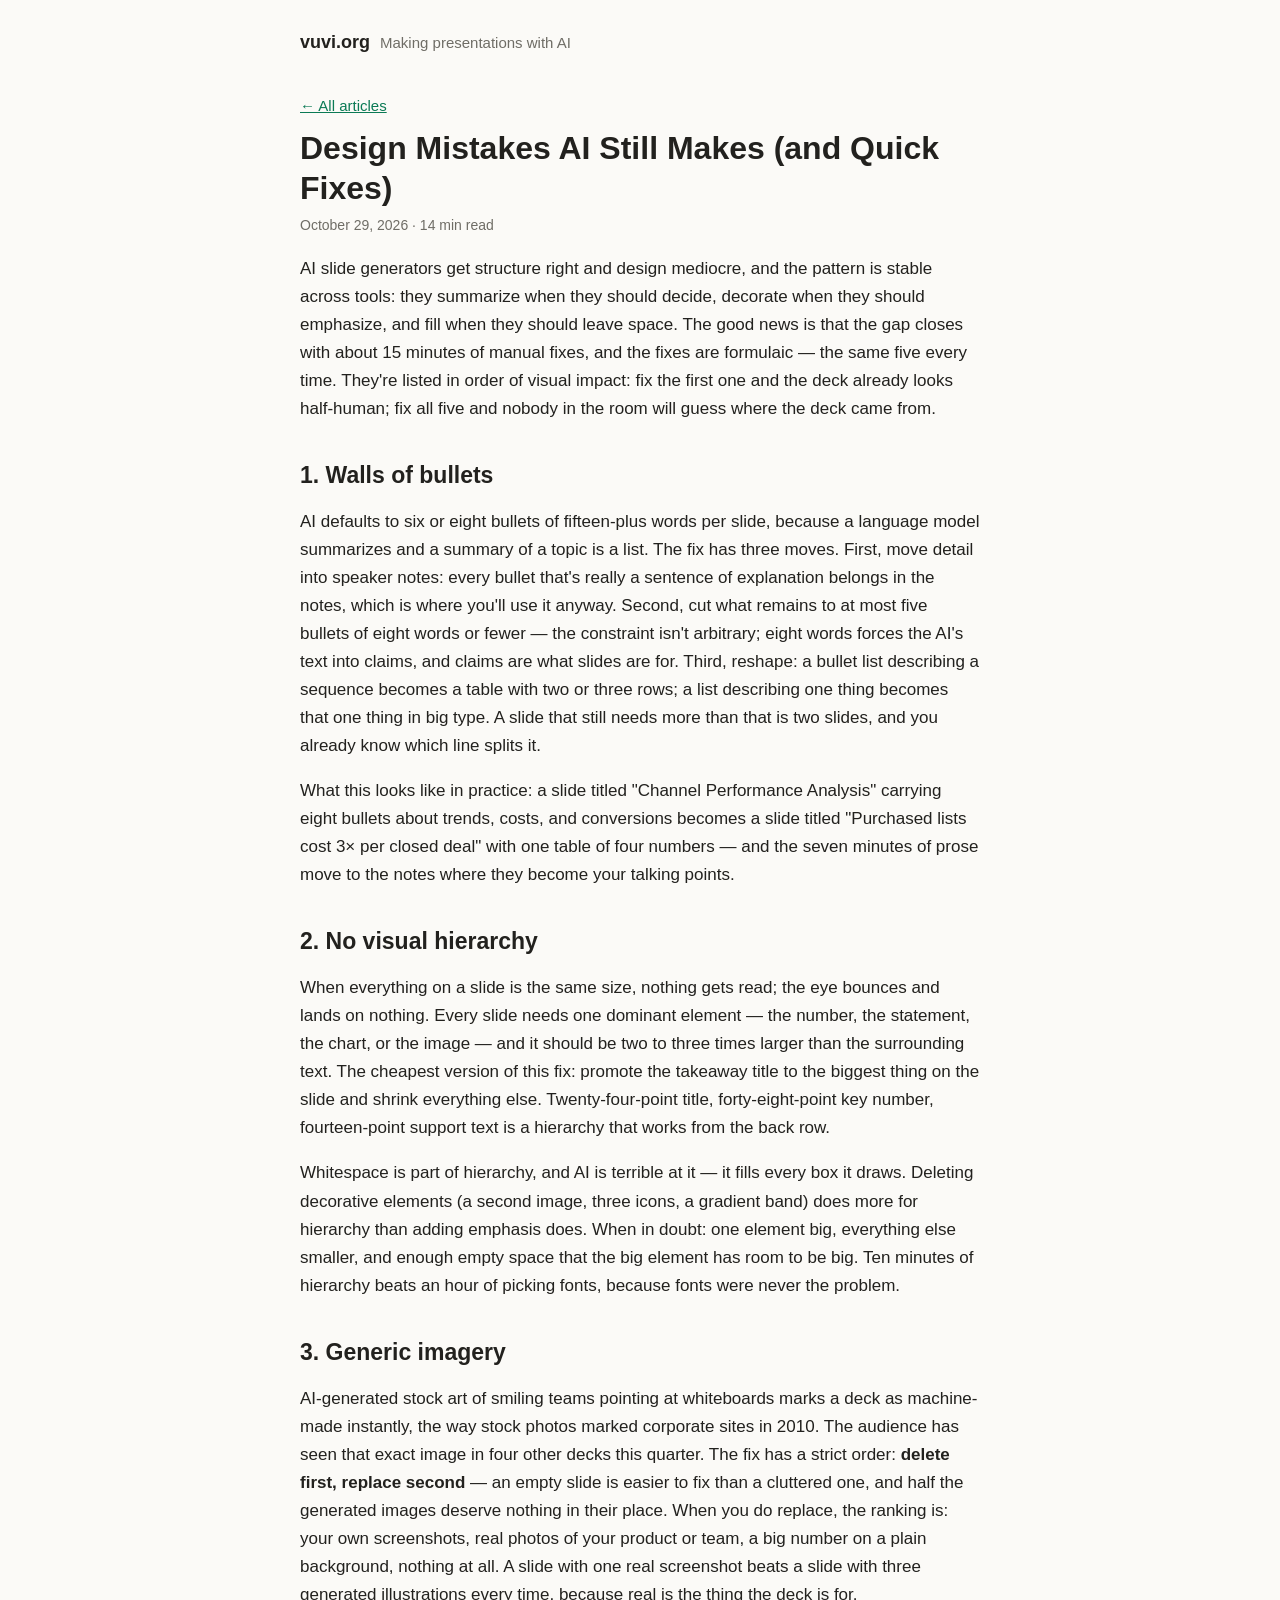
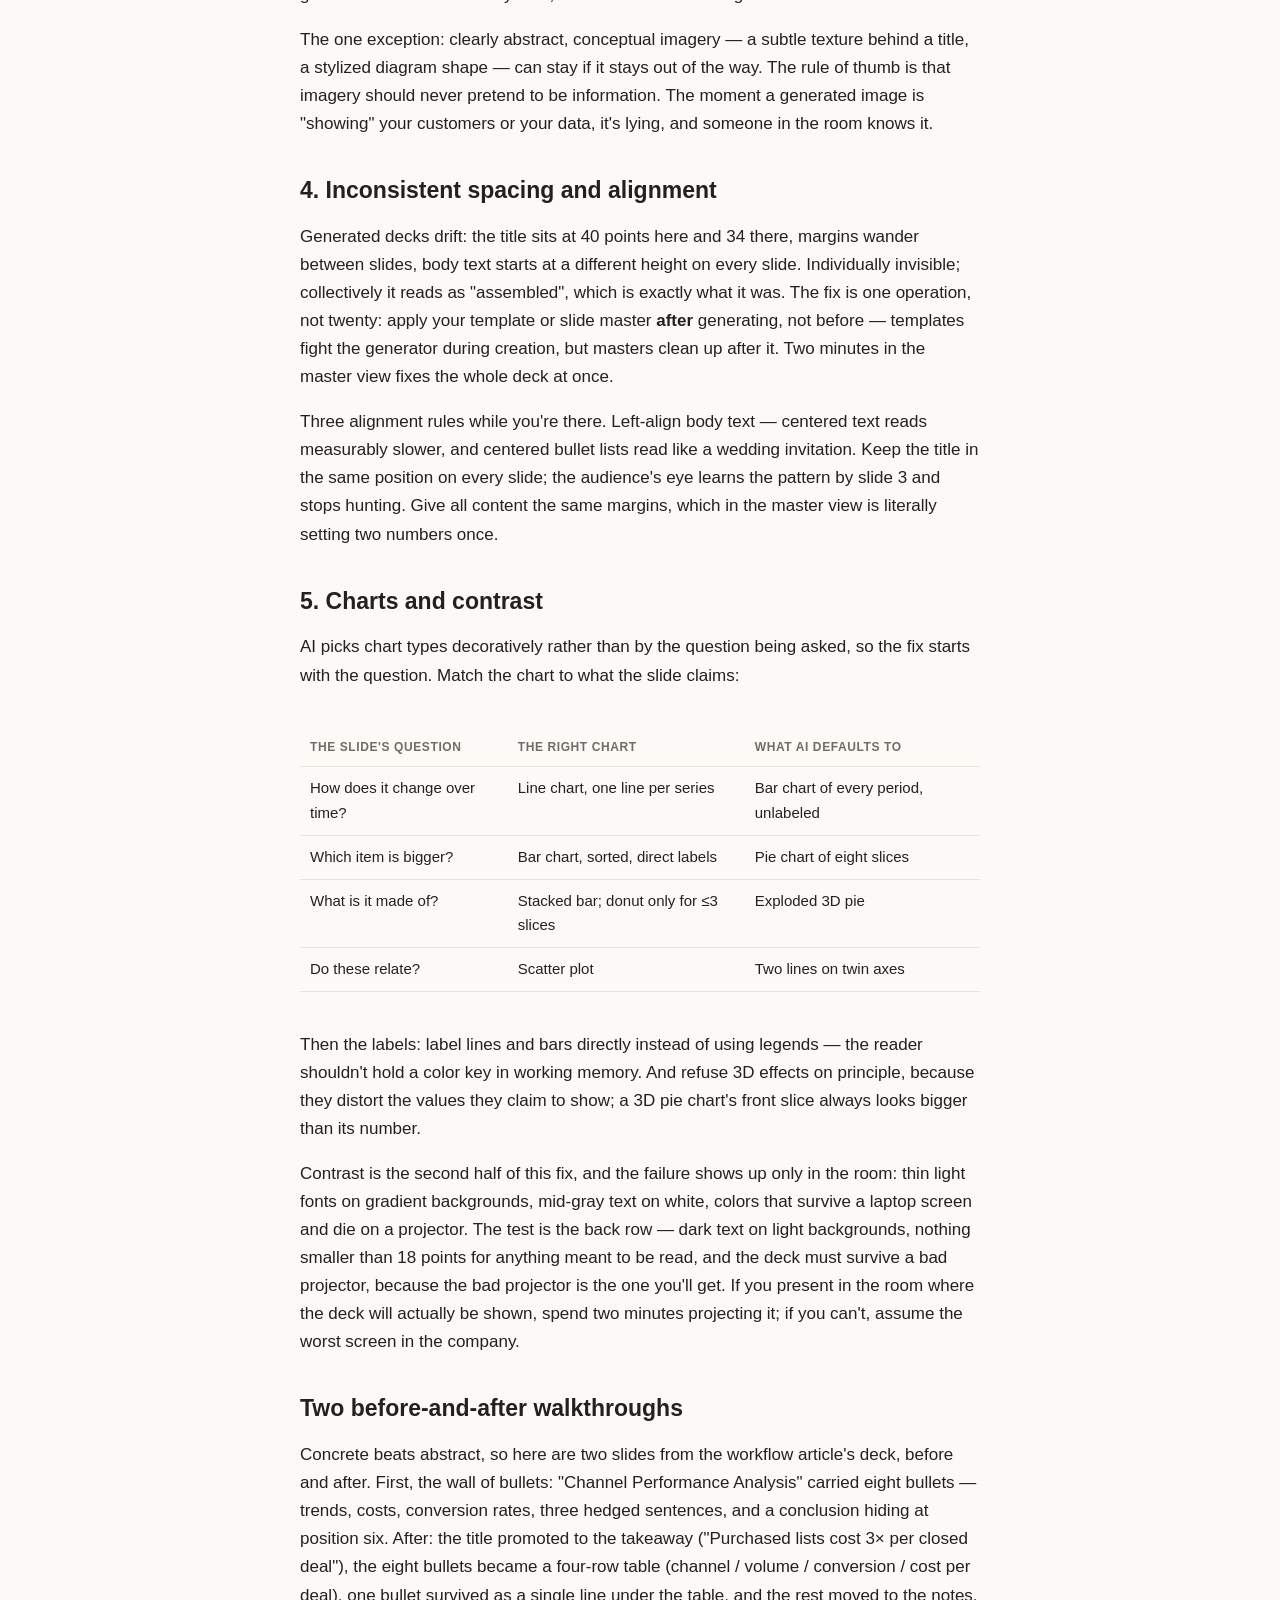
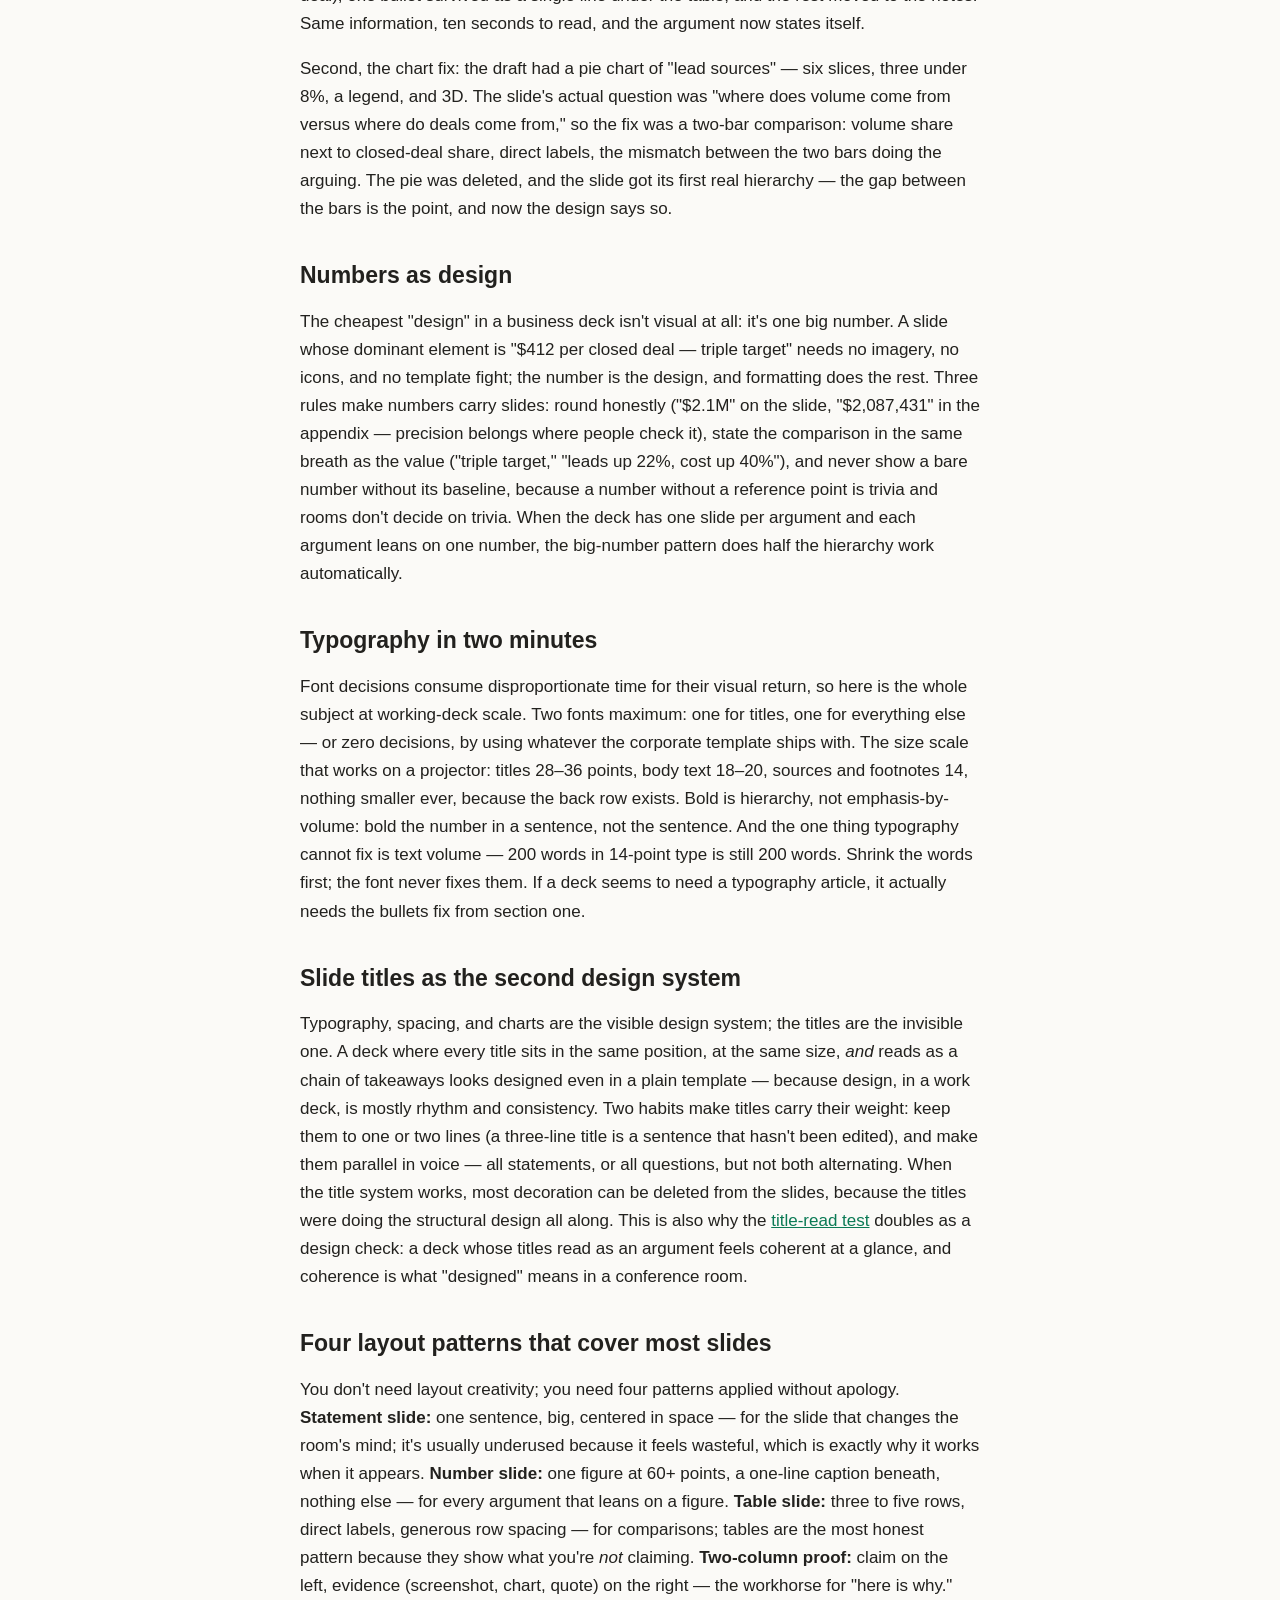
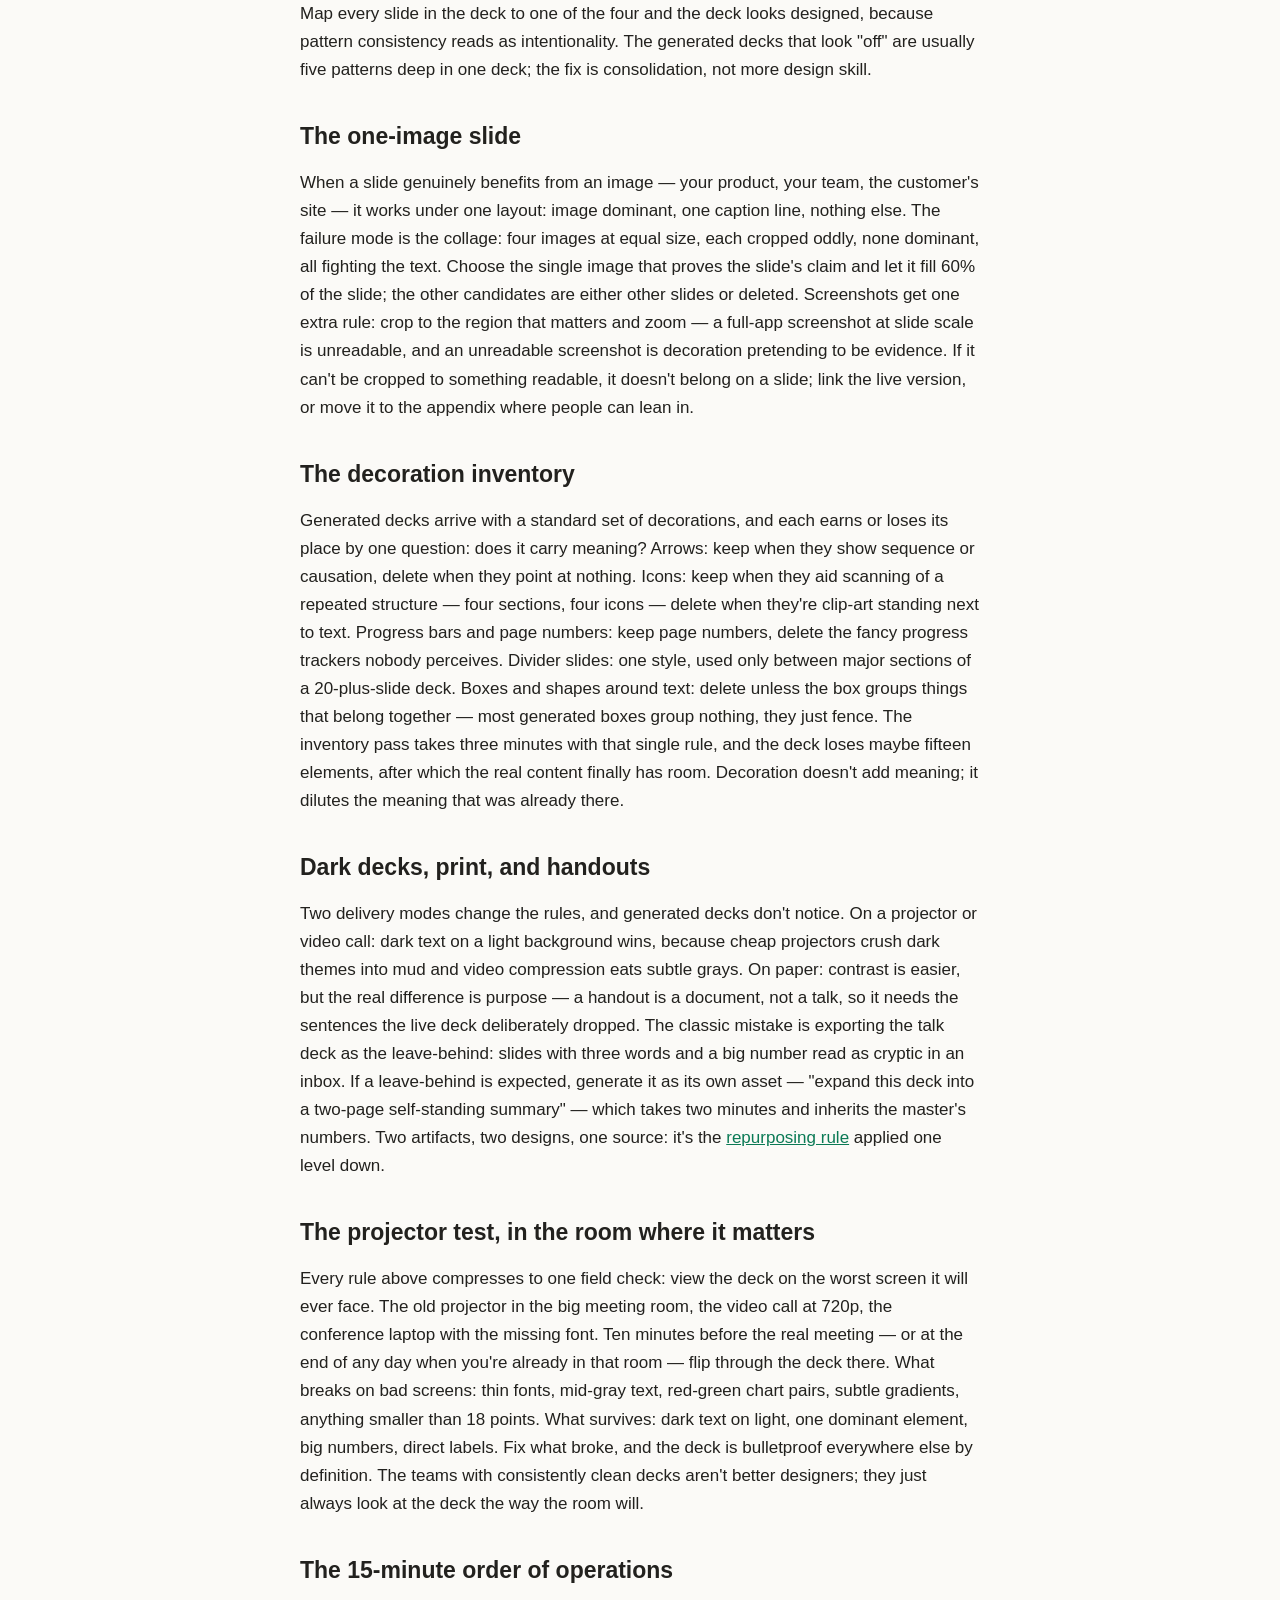
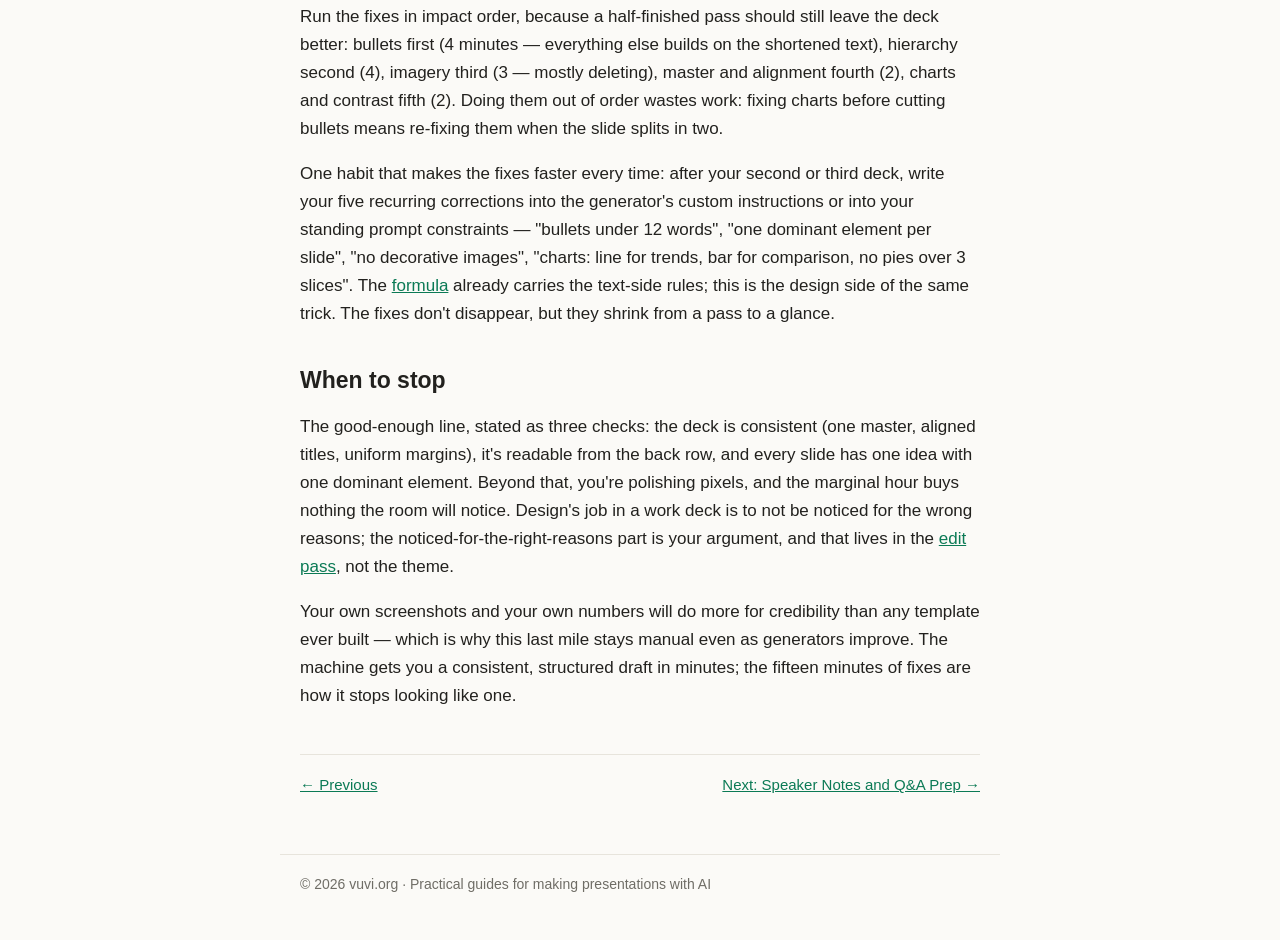
<file: blog/fix-ai-slide-design/index.html>
<!DOCTYPE html>
<html lang="en">
<head>
  <meta charset="utf-8">
  <meta name="viewport" content="width=device-width, initial-scale=1">
  <title>Design Mistakes AI Still Makes (and Quick Fixes) — vuvi.org</title>
  <meta name="description" content="Five design fixes with the biggest visual return for AI-generated slides — bullets, hierarchy, imagery, consistency, charts — with a 15-minute order of operations and a chart-type table.">
  <meta name="author" content="vuvi.org">
  <meta name="robots" content="index, follow, max-image-preview:large, max-snippet:-1, max-video-preview:-1">
  <link rel="canonical" href="https://vuvi.org/blog/fix-ai-slide-design/">
  <link rel="alternate" hreflang="en" href="https://vuvi.org/blog/fix-ai-slide-design/">
  <link rel="alternate" hreflang="x-default" href="https://vuvi.org/blog/fix-ai-slide-design/">
  <link rel="alternate" type="application/rss+xml" title="vuvi.org — all articles" href="https://vuvi.org/feed.xml">
  <link rel="apple-touch-icon" sizes="180x180" href="https://vuvi.org/apple-touch-icon.png">
  <meta name="theme-color" content="#0b7a55" media="(prefers-color-scheme: light)">
  <meta name="theme-color" content="#161819" media="(prefers-color-scheme: dark)">
  <meta property="og:type" content="article">
  <meta property="og:site_name" content="vuvi.org">
  <meta property="og:locale" content="en_US">
  <meta property="og:url" content="https://vuvi.org/blog/fix-ai-slide-design/">
  <meta property="og:title" content="Design Mistakes AI Still Makes (and Quick Fixes)">
  <meta property="og:description" content="Five design fixes with the biggest visual return for AI-generated slides — bullets, hierarchy, imagery, consistency, charts — with a 15-minute order of operations and a chart-type table.">
  <meta property="article:published_time" content="2026-10-29">
  <meta property="article:modified_time" content="2026-10-29">
  <meta property="article:section" content="AI presentations">
  <meta property="og:image" content="https://vuvi.org/og-image.png">
  <meta property="og:image:type" content="image/png">
  <meta property="og:image:width" content="1200">
  <meta property="og:image:height" content="630">
  <meta property="og:image:alt" content="vuvi.org — practical guides for making presentations with AI">
  <meta name="twitter:card" content="summary_large_image">
  <meta name="twitter:title" content="Design Mistakes AI Still Makes (and Quick Fixes)">
  <meta name="twitter:description" content="Five design fixes with the biggest visual return for AI-generated slides — bullets, hierarchy, imagery, consistency, charts — with a 15-minute order of operations and a chart-type table.">
  <meta name="twitter:image" content="https://vuvi.org/og-image.png">
  <meta name="twitter:image:alt" content="vuvi.org — practical guides for making presentations with AI">
  <script type="application/ld+json">
{
  "@context": "https://schema.org",
  "@graph": [
    {
      "@type": "BlogPosting",
      "@id": "https://vuvi.org/blog/fix-ai-slide-design/#article",
      "headline": "Design Mistakes AI Still Makes (and Quick Fixes)",
      "name": "Design Mistakes AI Still Makes (and Quick Fixes)",
      "description": "Five design fixes with the biggest visual return for AI-generated slides — bullets, hierarchy, imagery, consistency, charts — with a 15-minute order of operations and a chart-type table.",
      "url": "https://vuvi.org/blog/fix-ai-slide-design/",
      "mainEntityOfPage": {
        "@type": "WebPage",
        "@id": "https://vuvi.org/blog/fix-ai-slide-design/"
      },
      "datePublished": "2026-10-29",
      "dateModified": "2026-10-29",
      "inLanguage": "en",
      "author": {
        "@type": "Organization",
        "name": "vuvi.org",
        "url": "https://vuvi.org/"
      },
      "publisher": {
        "@type": "Organization",
        "name": "vuvi.org",
        "url": "https://vuvi.org/",
        "logo": {
          "@type": "ImageObject",
          "url": "https://vuvi.org/og-image.png",
          "width": 1200,
          "height": 630
        }
      },
      "image": {
        "@type": "ImageObject",
        "url": "https://vuvi.org/og-image.png",
        "width": 1200,
        "height": 630
      },
      "isPartOf": {
        "@type": "Blog",
        "@id": "https://vuvi.org/#blog"
      },
      "articleSection": "AI presentations",
      "timeRequired": "PT14M"
    },
    {
      "@type": "BreadcrumbList",
      "@id": "https://vuvi.org/blog/fix-ai-slide-design/#breadcrumbs",
      "itemListElement": [
        {
          "@type": "ListItem",
          "position": 1,
          "name": "Home",
          "item": "https://vuvi.org/"
        },
        {
          "@type": "ListItem",
          "position": 2,
          "name": "Design Mistakes AI Still Makes (and Quick Fixes)",
          "item": "https://vuvi.org/blog/fix-ai-slide-design/"
        }
      ]
    }
  ]
}
  </script>
  <link rel="stylesheet" href="../../styles.css">
  <link rel="icon" href="../../favicon.ico" sizes="32x32">
  <link rel="icon" href="../../favicon.svg" type="image/svg+xml">
  <link rel="manifest" href="../../site.webmanifest">
</head>
<body>
  <header class="site-header">
    <a class="home-link" href="../../">vuvi.org</a>
    <span class="tagline">Making presentations with AI</span>
  </header>
  <main>
    <article>
      <p class="backlink"><a href="../../">← All articles</a></p>
      <h1>Design Mistakes AI Still Makes (and Quick Fixes)</h1>
      <p class="meta">October 29, 2026 · 14 min read</p>

      <p>AI slide generators get structure right and design mediocre, and the pattern is stable across tools: they summarize when they should decide, decorate when they should emphasize, and fill when they should leave space. The good news is that the gap closes with about 15 minutes of manual fixes, and the fixes are formulaic — the same five every time. They're listed in order of visual impact: fix the first one and the deck already looks half-human; fix all five and nobody in the room will guess where the deck came from.</p>

      <h2>1. Walls of bullets</h2>
      <p>AI defaults to six or eight bullets of fifteen-plus words per slide, because a language model summarizes and a summary of a topic is a list. The fix has three moves. First, move detail into speaker notes: every bullet that's really a sentence of explanation belongs in the notes, which is where you'll use it anyway. Second, cut what remains to at most five bullets of eight words or fewer — the constraint isn't arbitrary; eight words forces the AI's text into claims, and claims are what slides are for. Third, reshape: a bullet list describing a sequence becomes a table with two or three rows; a list describing one thing becomes that one thing in big type. A slide that still needs more than that is two slides, and you already know which line splits it.</p>
      <p>What this looks like in practice: a slide titled "Channel Performance Analysis" carrying eight bullets about trends, costs, and conversions becomes a slide titled "Purchased lists cost 3× per closed deal" with one table of four numbers — and the seven minutes of prose move to the notes where they become your talking points.</p>

      <h2>2. No visual hierarchy</h2>
      <p>When everything on a slide is the same size, nothing gets read; the eye bounces and lands on nothing. Every slide needs one dominant element — the number, the statement, the chart, or the image — and it should be two to three times larger than the surrounding text. The cheapest version of this fix: promote the takeaway title to the biggest thing on the slide and shrink everything else. Twenty-four-point title, forty-eight-point key number, fourteen-point support text is a hierarchy that works from the back row.</p>
      <p>Whitespace is part of hierarchy, and AI is terrible at it — it fills every box it draws. Deleting decorative elements (a second image, three icons, a gradient band) does more for hierarchy than adding emphasis does. When in doubt: one element big, everything else smaller, and enough empty space that the big element has room to be big. Ten minutes of hierarchy beats an hour of picking fonts, because fonts were never the problem.</p>

      <h2>3. Generic imagery</h2>
      <p>AI-generated stock art of smiling teams pointing at whiteboards marks a deck as machine-made instantly, the way stock photos marked corporate sites in 2010. The audience has seen that exact image in four other decks this quarter. The fix has a strict order: <strong>delete first, replace second</strong> — an empty slide is easier to fix than a cluttered one, and half the generated images deserve nothing in their place. When you do replace, the ranking is: your own screenshots, real photos of your product or team, a big number on a plain background, nothing at all. A slide with one real screenshot beats a slide with three generated illustrations every time, because real is the thing the deck is for.</p>
      <p>The one exception: clearly abstract, conceptual imagery — a subtle texture behind a title, a stylized diagram shape — can stay if it stays out of the way. The rule of thumb is that imagery should never pretend to be information. The moment a generated image is "showing" your customers or your data, it's lying, and someone in the room knows it.</p>

      <h2>4. Inconsistent spacing and alignment</h2>
      <p>Generated decks drift: the title sits at 40 points here and 34 there, margins wander between slides, body text starts at a different height on every slide. Individually invisible; collectively it reads as "assembled", which is exactly what it was. The fix is one operation, not twenty: apply your template or slide master <strong>after</strong> generating, not before — templates fight the generator during creation, but masters clean up after it. Two minutes in the master view fixes the whole deck at once.</p>
      <p>Three alignment rules while you're there. Left-align body text — centered text reads measurably slower, and centered bullet lists read like a wedding invitation. Keep the title in the same position on every slide; the audience's eye learns the pattern by slide 3 and stops hunting. Give all content the same margins, which in the master view is literally setting two numbers once.</p>

      <h2>5. Charts and contrast</h2>
      <p>AI picks chart types decoratively rather than by the question being asked, so the fix starts with the question. Match the chart to what the slide claims:</p>
      <div class="table-wrap">
      <table>
        <thead><tr><th>The slide's question</th><th>The right chart</th><th>What AI defaults to</th></tr></thead>
        <tbody>
          <tr><td>How does it change over time?</td><td>Line chart, one line per series</td><td>Bar chart of every period, unlabeled</td></tr>
          <tr><td>Which item is bigger?</td><td>Bar chart, sorted, direct labels</td><td>Pie chart of eight slices</td></tr>
          <tr><td>What is it made of?</td><td>Stacked bar; donut only for ≤3 slices</td><td>Exploded 3D pie</td></tr>
          <tr><td>Do these relate?</td><td>Scatter plot</td><td>Two lines on twin axes</td></tr>
        </tbody>
      </table>
      </div>
      <p>Then the labels: label lines and bars directly instead of using legends — the reader shouldn't hold a color key in working memory. And refuse 3D effects on principle, because they distort the values they claim to show; a 3D pie chart's front slice always looks bigger than its number.</p>
      <p>Contrast is the second half of this fix, and the failure shows up only in the room: thin light fonts on gradient backgrounds, mid-gray text on white, colors that survive a laptop screen and die on a projector. The test is the back row — dark text on light backgrounds, nothing smaller than 18 points for anything meant to be read, and the deck must survive a bad projector, because the bad projector is the one you'll get. If you present in the room where the deck will actually be shown, spend two minutes projecting it; if you can't, assume the worst screen in the company.</p>

      <h2>Two before-and-after walkthroughs</h2>
      <p>Concrete beats abstract, so here are two slides from the workflow article's deck, before and after. First, the wall of bullets: "Channel Performance Analysis" carried eight bullets — trends, costs, conversion rates, three hedged sentences, and a conclusion hiding at position six. After: the title promoted to the takeaway ("Purchased lists cost 3× per closed deal"), the eight bullets became a four-row table (channel / volume / conversion / cost per deal), one bullet survived as a single line under the table, and the rest moved to the notes. Same information, ten seconds to read, and the argument now states itself.</p>
      <p>Second, the chart fix: the draft had a pie chart of "lead sources" — six slices, three under 8%, a legend, and 3D. The slide's actual question was "where does volume come from versus where do deals come from," so the fix was a two-bar comparison: volume share next to closed-deal share, direct labels, the mismatch between the two bars doing the arguing. The pie was deleted, and the slide got its first real hierarchy — the gap between the bars is the point, and now the design says so.</p>

      <h2>Numbers as design</h2>
      <p>The cheapest "design" in a business deck isn't visual at all: it's one big number. A slide whose dominant element is "$412 per closed deal — triple target" needs no imagery, no icons, and no template fight; the number is the design, and formatting does the rest. Three rules make numbers carry slides: round honestly ("$2.1M" on the slide, "$2,087,431" in the appendix — precision belongs where people check it), state the comparison in the same breath as the value ("triple target," "leads up 22%, cost up 40%"), and never show a bare number without its baseline, because a number without a reference point is trivia and rooms don't decide on trivia. When the deck has one slide per argument and each argument leans on one number, the big-number pattern does half the hierarchy work automatically.</p>

      <h2>Typography in two minutes</h2>
      <p>Font decisions consume disproportionate time for their visual return, so here is the whole subject at working-deck scale. Two fonts maximum: one for titles, one for everything else — or zero decisions, by using whatever the corporate template ships with. The size scale that works on a projector: titles 28–36 points, body text 18–20, sources and footnotes 14, nothing smaller ever, because the back row exists. Bold is hierarchy, not emphasis-by-volume: bold the number in a sentence, not the sentence. And the one thing typography cannot fix is text volume — 200 words in 14-point type is still 200 words. Shrink the words first; the font never fixes them. If a deck seems to need a typography article, it actually needs the bullets fix from section one.</p>

      <h2>Slide titles as the second design system</h2>
      <p>Typography, spacing, and charts are the visible design system; the titles are the invisible one. A deck where every title sits in the same position, at the same size, <em>and</em> reads as a chain of takeaways looks designed even in a plain template — because design, in a work deck, is mostly rhythm and consistency. Two habits make titles carry their weight: keep them to one or two lines (a three-line title is a sentence that hasn't been edited), and make them parallel in voice — all statements, or all questions, but not both alternating. When the title system works, most decoration can be deleted from the slides, because the titles were doing the structural design all along. This is also why the <a href="../edit-ai-generated-slides/">title-read test</a> doubles as a design check: a deck whose titles read as an argument feels coherent at a glance, and coherence is what "designed" means in a conference room.</p>

      <h2>Four layout patterns that cover most slides</h2>
      <p>You don't need layout creativity; you need four patterns applied without apology. <strong>Statement slide:</strong> one sentence, big, centered in space — for the slide that changes the room's mind; it's usually underused because it feels wasteful, which is exactly why it works when it appears. <strong>Number slide:</strong> one figure at 60+ points, a one-line caption beneath, nothing else — for every argument that leans on a figure. <strong>Table slide:</strong> three to five rows, direct labels, generous row spacing — for comparisons; tables are the most honest pattern because they show what you're <em>not</em> claiming. <strong>Two-column proof:</strong> claim on the left, evidence (screenshot, chart, quote) on the right — the workhorse for "here is why." Map every slide in the deck to one of the four and the deck looks designed, because pattern consistency reads as intentionality. The generated decks that look "off" are usually five patterns deep in one deck; the fix is consolidation, not more design skill.</p>

      <h2>The one-image slide</h2>
      <p>When a slide genuinely benefits from an image — your product, your team, the customer's site — it works under one layout: image dominant, one caption line, nothing else. The failure mode is the collage: four images at equal size, each cropped oddly, none dominant, all fighting the text. Choose the single image that proves the slide's claim and let it fill 60% of the slide; the other candidates are either other slides or deleted. Screenshots get one extra rule: crop to the region that matters and zoom — a full-app screenshot at slide scale is unreadable, and an unreadable screenshot is decoration pretending to be evidence. If it can't be cropped to something readable, it doesn't belong on a slide; link the live version, or move it to the appendix where people can lean in.</p>

      <h2>The decoration inventory</h2>
      <p>Generated decks arrive with a standard set of decorations, and each earns or loses its place by one question: does it carry meaning? Arrows: keep when they show sequence or causation, delete when they point at nothing. Icons: keep when they aid scanning of a repeated structure — four sections, four icons — delete when they're clip-art standing next to text. Progress bars and page numbers: keep page numbers, delete the fancy progress trackers nobody perceives. Divider slides: one style, used only between major sections of a 20-plus-slide deck. Boxes and shapes around text: delete unless the box groups things that belong together — most generated boxes group nothing, they just fence. The inventory pass takes three minutes with that single rule, and the deck loses maybe fifteen elements, after which the real content finally has room. Decoration doesn't add meaning; it dilutes the meaning that was already there.</p>

      <h2>Dark decks, print, and handouts</h2>
      <p>Two delivery modes change the rules, and generated decks don't notice. On a projector or video call: dark text on a light background wins, because cheap projectors crush dark themes into mud and video compression eats subtle grays. On paper: contrast is easier, but the real difference is purpose — a handout is a document, not a talk, so it needs the sentences the live deck deliberately dropped. The classic mistake is exporting the talk deck as the leave-behind: slides with three words and a big number read as cryptic in an inbox. If a leave-behind is expected, generate it as its own asset — "expand this deck into a two-page self-standing summary" — which takes two minutes and inherits the master's numbers. Two artifacts, two designs, one source: it's the <a href="../repurpose-one-deck-many-assets/">repurposing rule</a> applied one level down.</p>

      <h2>The projector test, in the room where it matters</h2>
      <p>Every rule above compresses to one field check: view the deck on the worst screen it will ever face. The old projector in the big meeting room, the video call at 720p, the conference laptop with the missing font. Ten minutes before the real meeting — or at the end of any day when you're already in that room — flip through the deck there. What breaks on bad screens: thin fonts, mid-gray text, red-green chart pairs, subtle gradients, anything smaller than 18 points. What survives: dark text on light, one dominant element, big numbers, direct labels. Fix what broke, and the deck is bulletproof everywhere else by definition. The teams with consistently clean decks aren't better designers; they just always look at the deck the way the room will.</p>

      <h2>The 15-minute order of operations</h2>
      <p>Run the fixes in impact order, because a half-finished pass should still leave the deck better: bullets first (4 minutes — everything else builds on the shortened text), hierarchy second (4), imagery third (3 — mostly deleting), master and alignment fourth (2), charts and contrast fifth (2). Doing them out of order wastes work: fixing charts before cutting bullets means re-fixing them when the slide splits in two.</p>
      <p>One habit that makes the fixes faster every time: after your second or third deck, write your five recurring corrections into the generator's custom instructions or into your standing prompt constraints — "bullets under 12 words", "one dominant element per slide", "no decorative images", "charts: line for trends, bar for comparison, no pies over 3 slices". The <a href="../prompt-formula-for-slides/">formula</a> already carries the text-side rules; this is the design side of the same trick. The fixes don't disappear, but they shrink from a pass to a glance.</p>

      <h2>When to stop</h2>
      <p>The good-enough line, stated as three checks: the deck is consistent (one master, aligned titles, uniform margins), it's readable from the back row, and every slide has one idea with one dominant element. Beyond that, you're polishing pixels, and the marginal hour buys nothing the room will notice. Design's job in a work deck is to not be noticed for the wrong reasons; the noticed-for-the-right-reasons part is your argument, and that lives in the <a href="../edit-ai-generated-slides/">edit pass</a>, not the theme.</p>
      <p>Your own screenshots and your own numbers will do more for credibility than any template ever built — which is why this last mile stays manual even as generators improve. The machine gets you a consistent, structured draft in minutes; the fifteen minutes of fixes are how it stops looking like one.</p>
    </article>
    <nav class="post-nav">
      <a href="../edit-ai-generated-slides/">← Previous</a>
      <a class="next" href="../ai-speaker-notes-qa-prep/">Next: Speaker Notes and Q&amp;A Prep →</a>
    </nav>
  </main>
  <footer>© 2026 vuvi.org · Practical guides for making presentations with AI</footer>
</body>
</html>
</file>
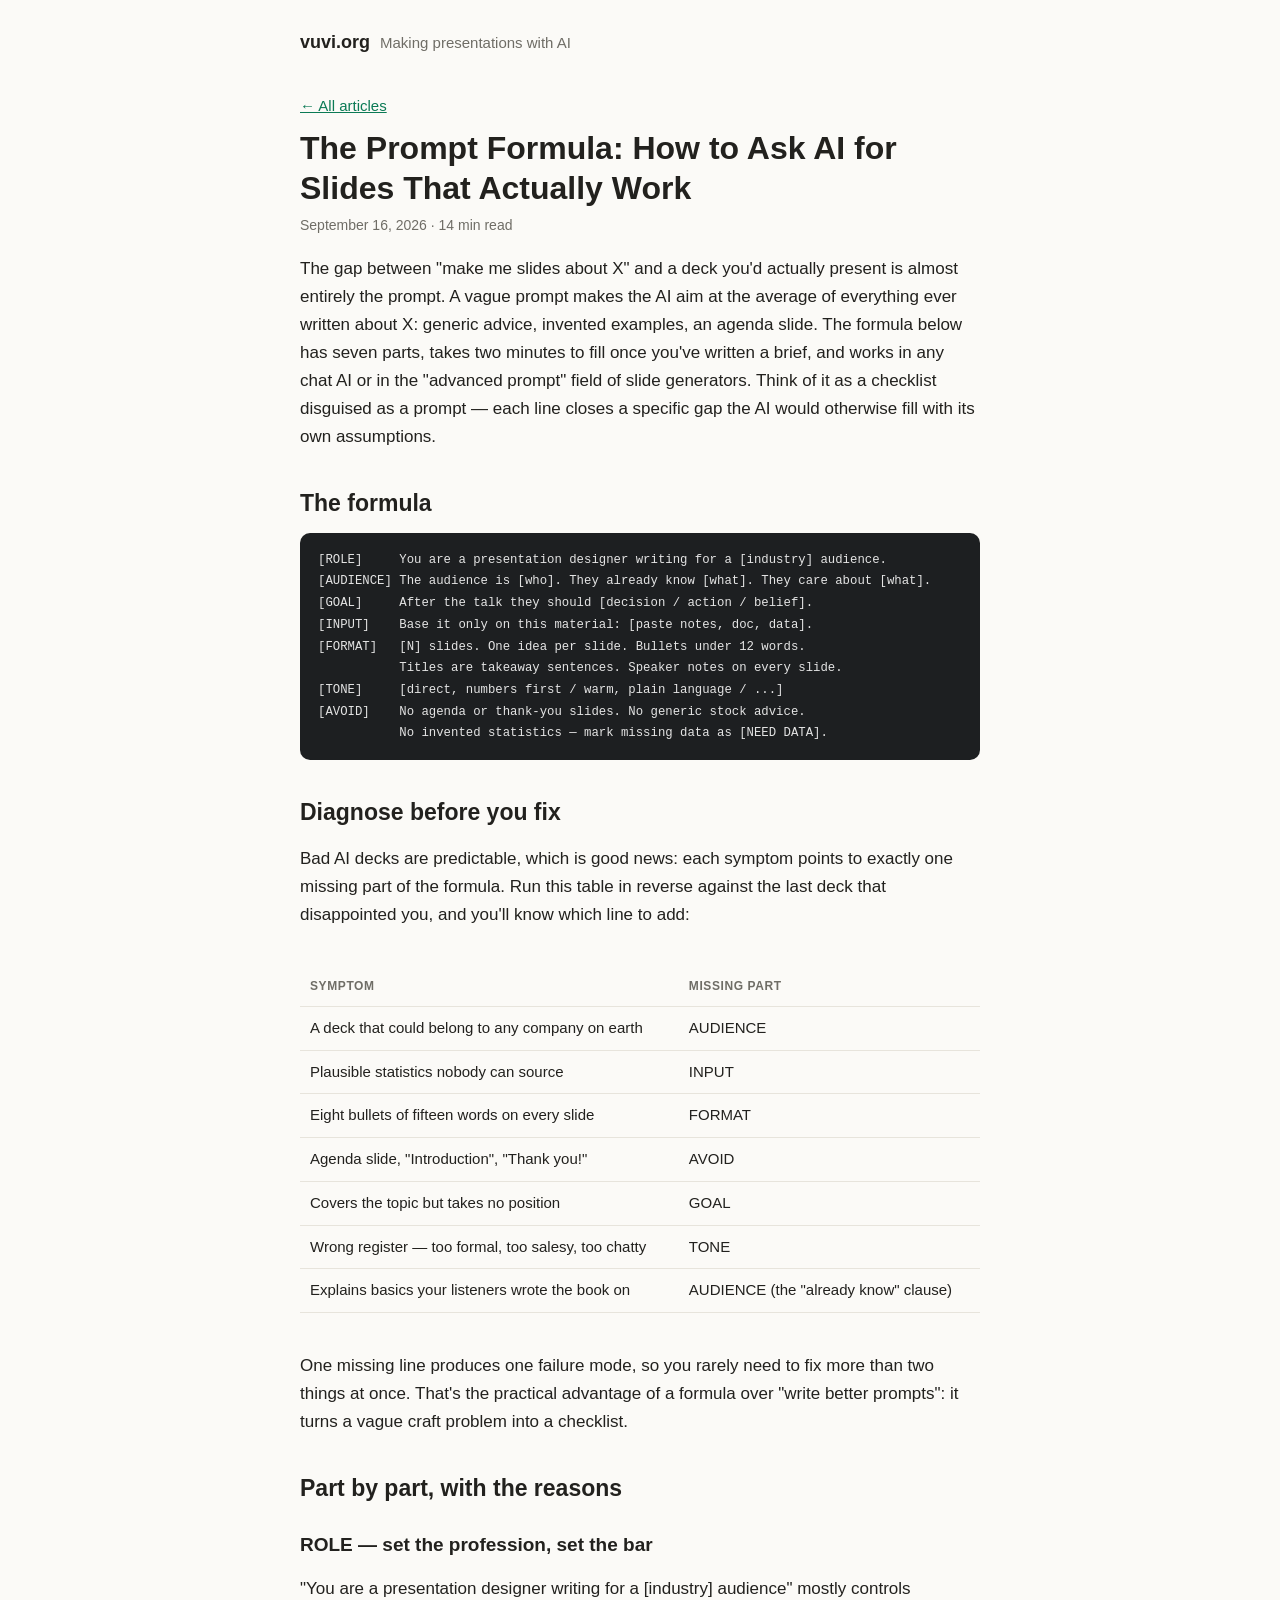
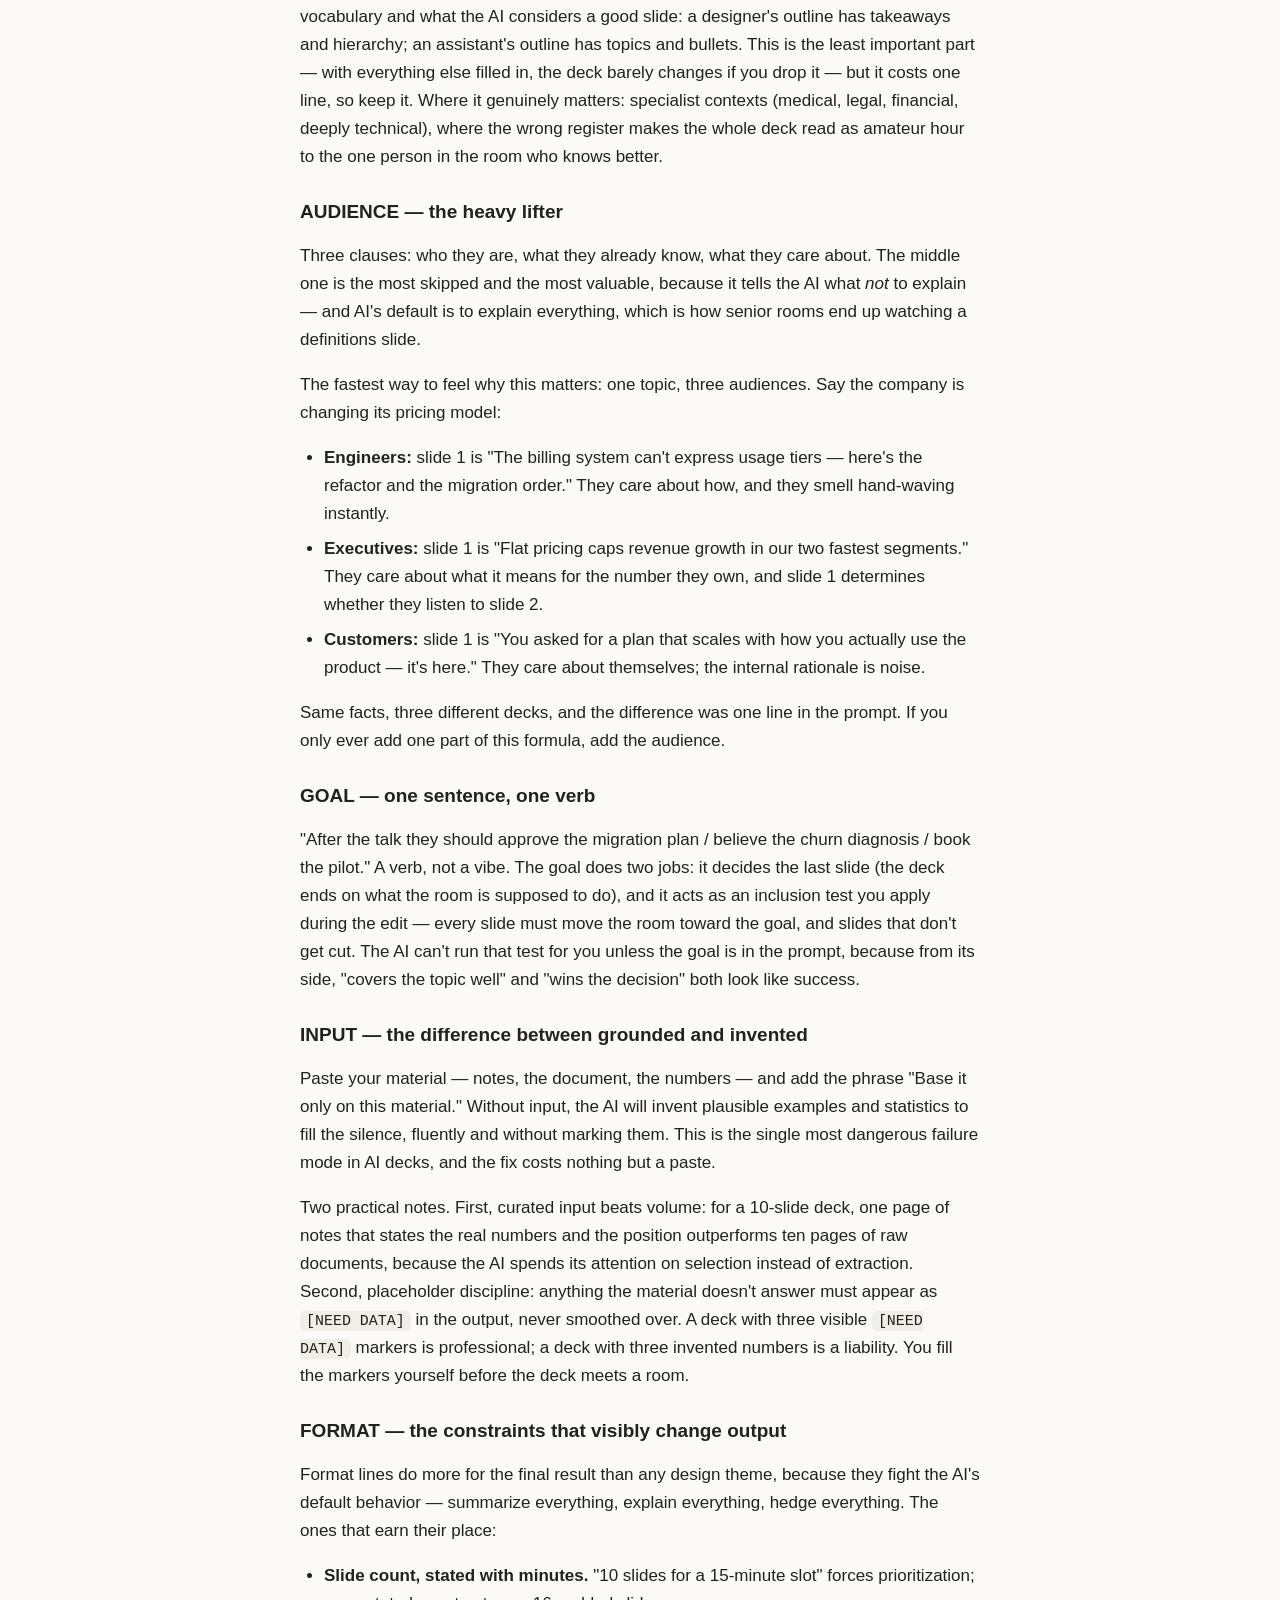
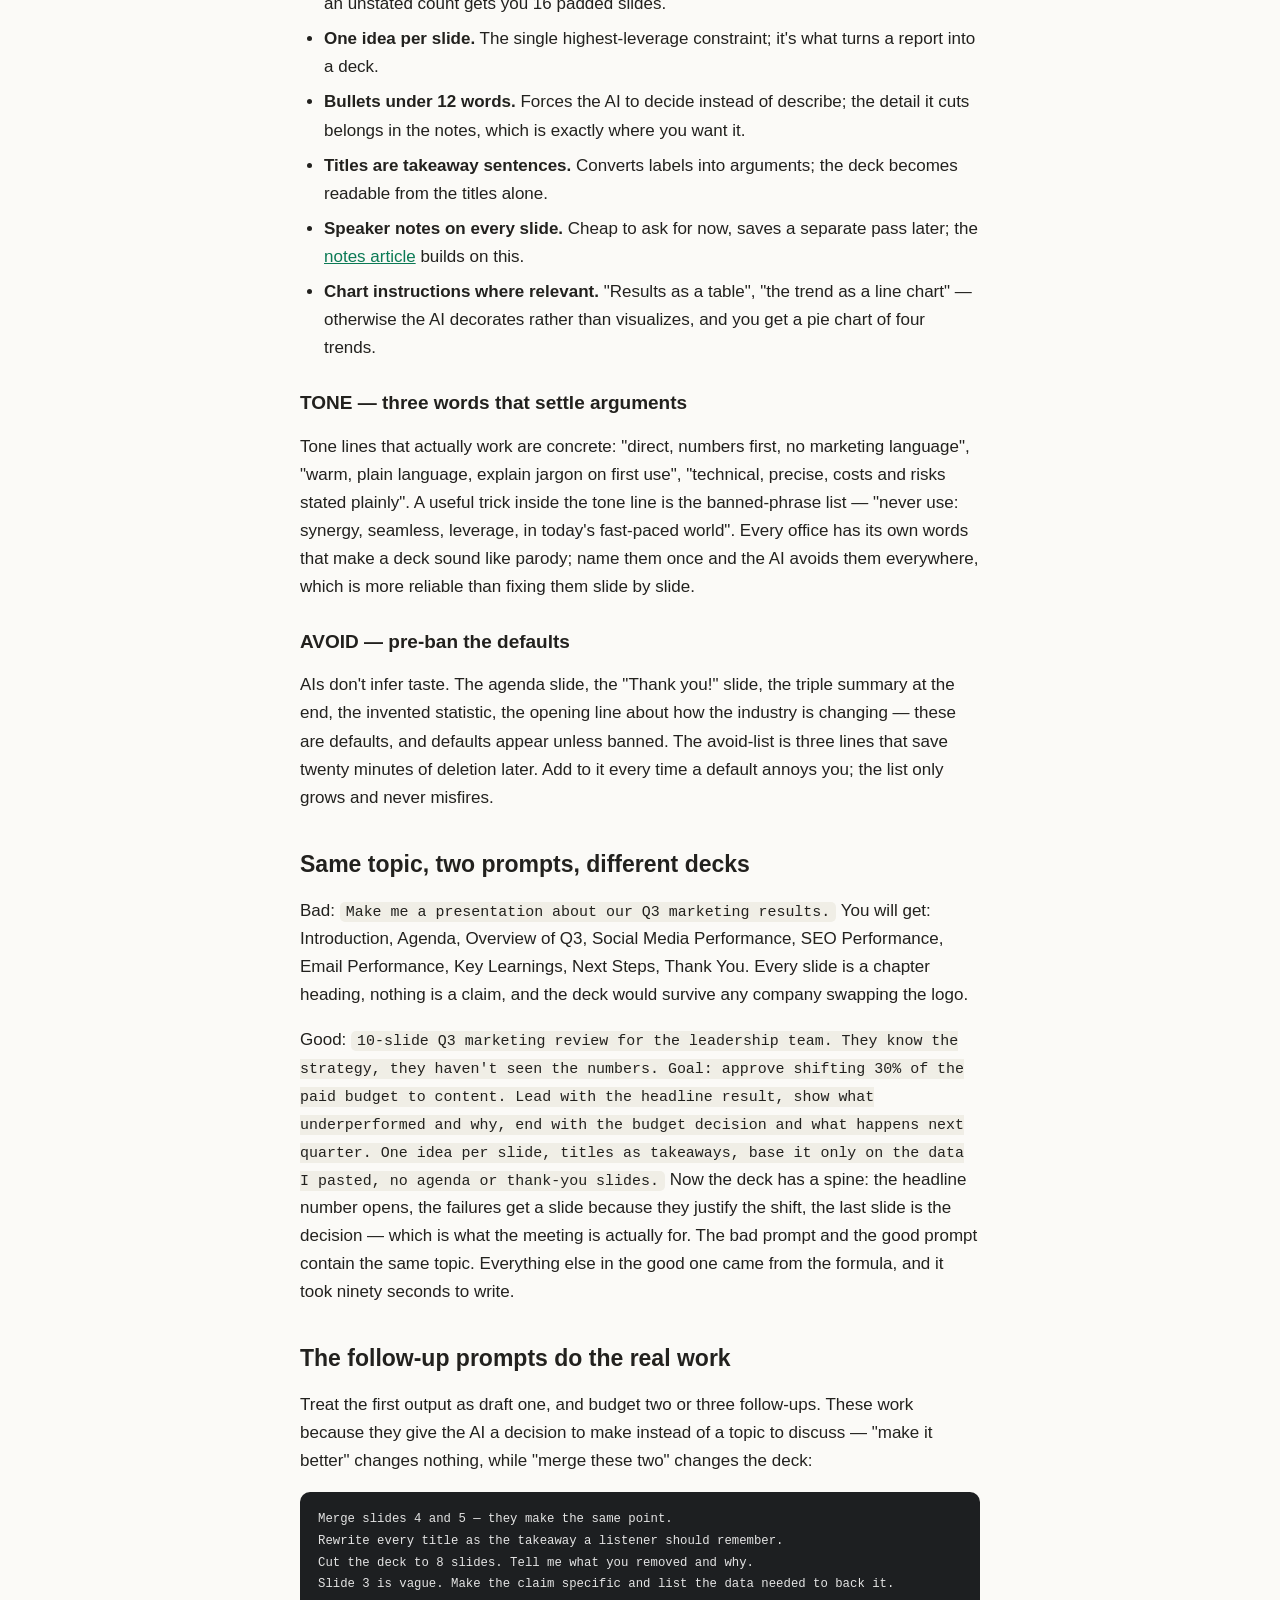
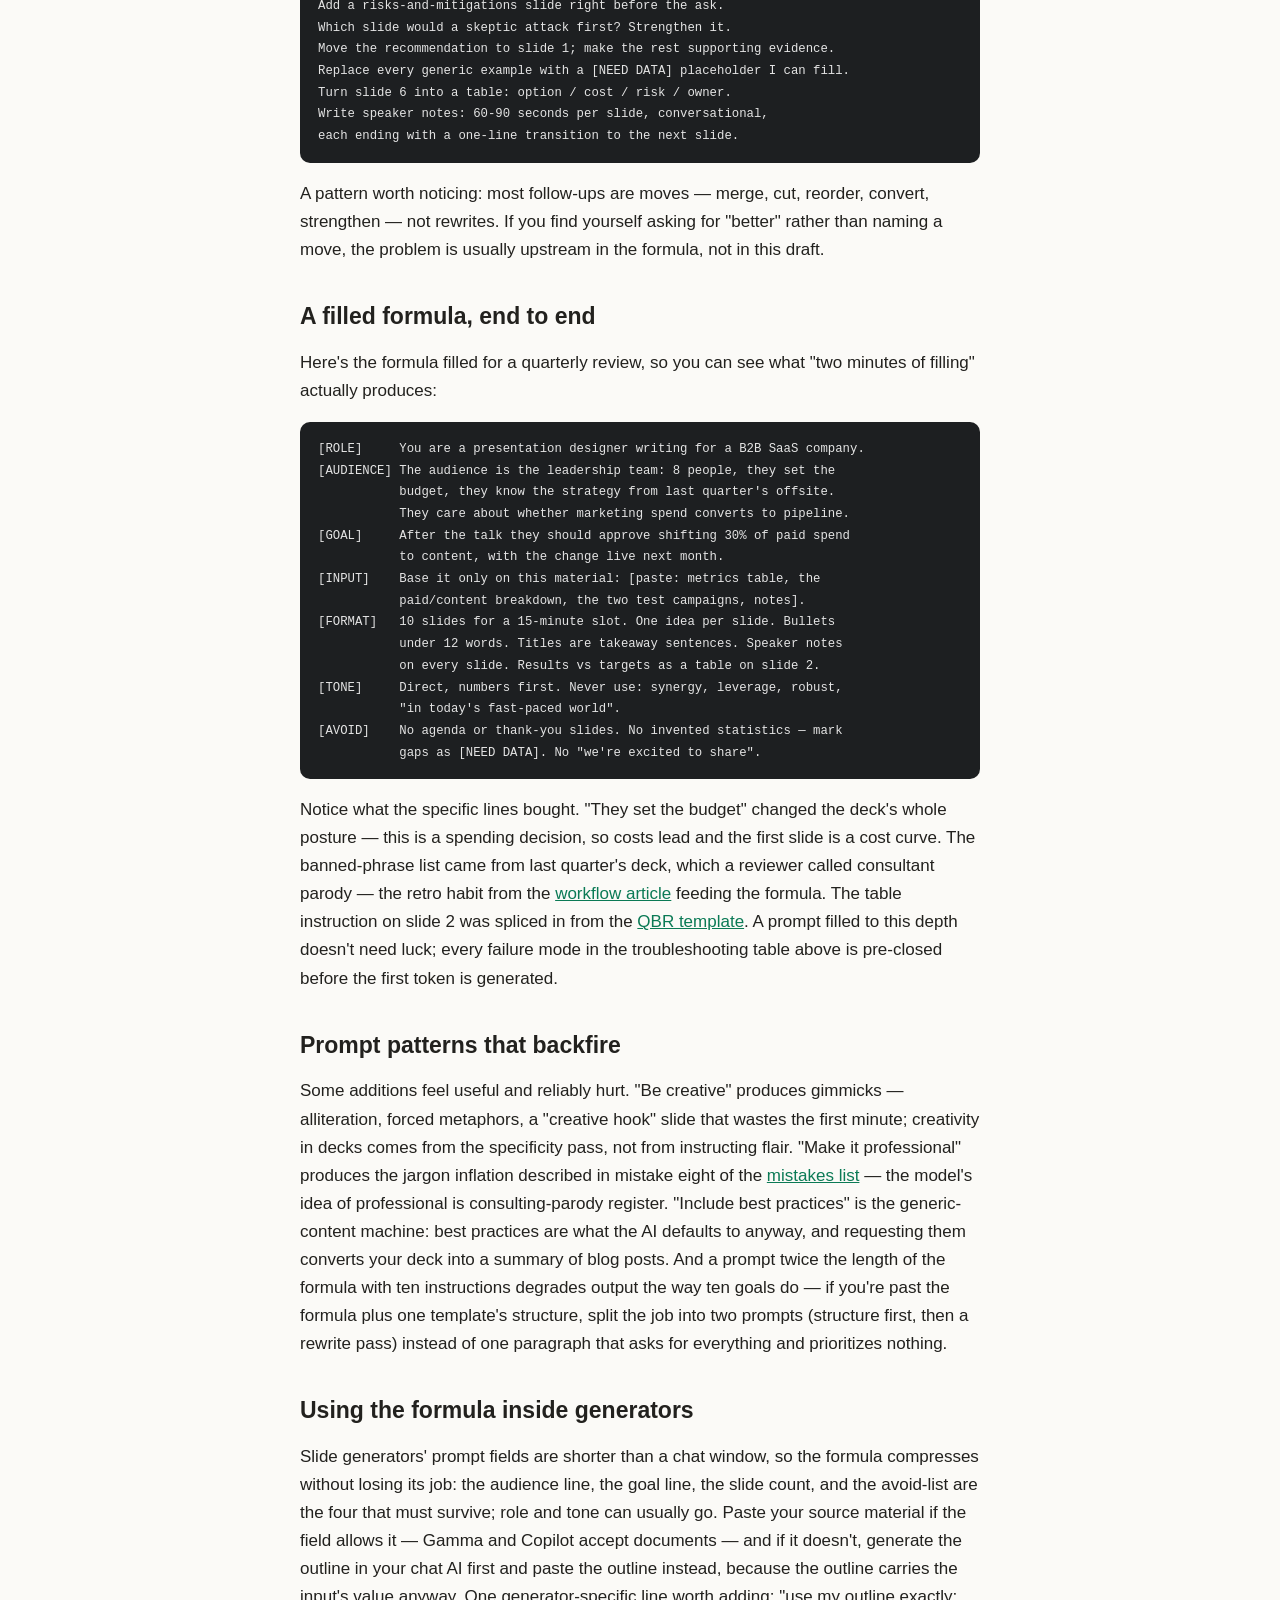
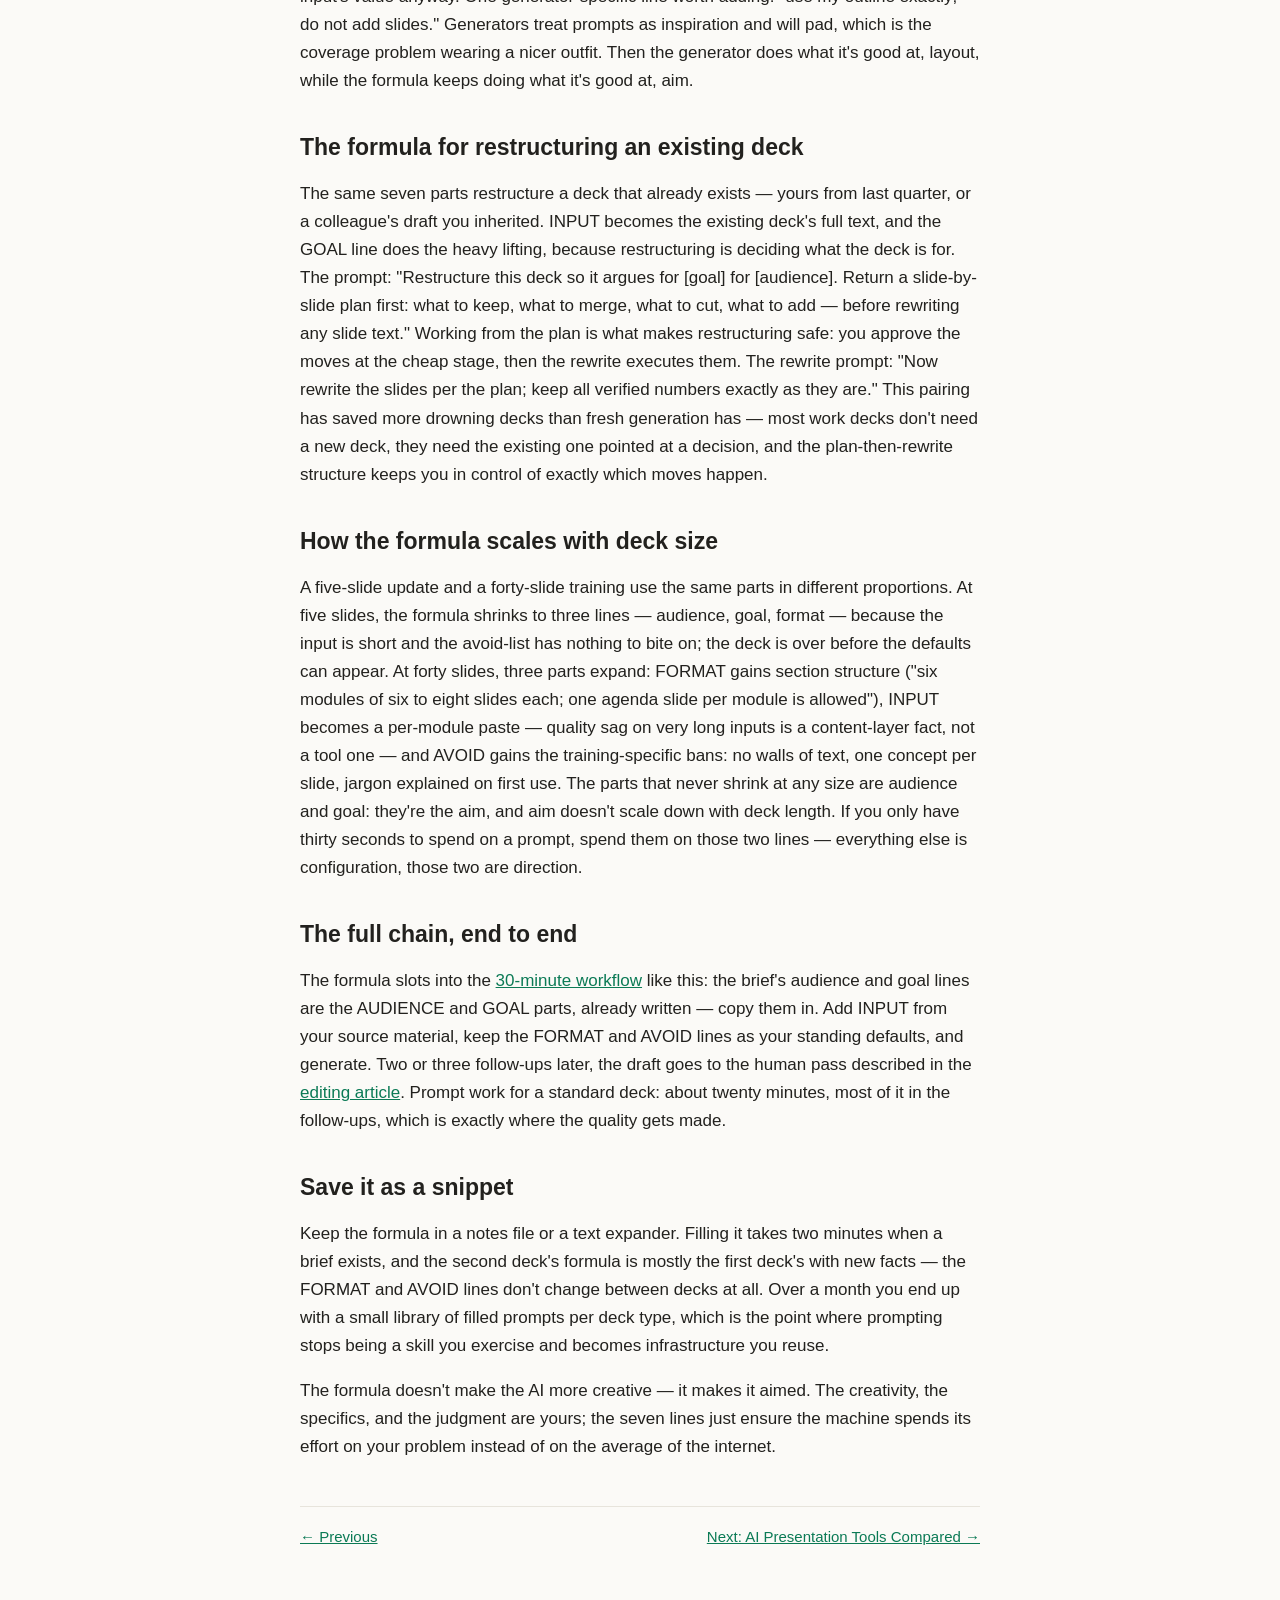
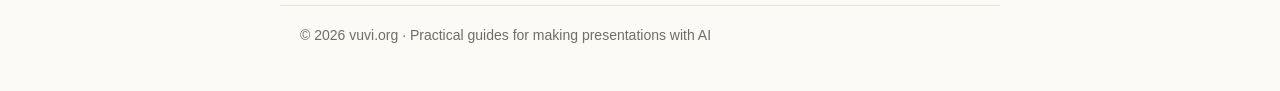
<file: blog/prompt-formula-for-slides/index.html>
<!DOCTYPE html>
<html lang="en">
<head>
  <meta charset="utf-8">
  <meta name="viewport" content="width=device-width, initial-scale=1">
  <title>The Prompt Formula: How to Ask AI for Slides That Actually Work — vuvi.org</title>
  <meta name="description" content="A seven-part prompt formula for AI presentations — audience, goal, input, format, tone, avoid — with a bad-vs-good example, ten follow-up prompts, and a symptom-to-fix troubleshooting table.">
  <meta name="author" content="vuvi.org">
  <meta name="robots" content="index, follow, max-image-preview:large, max-snippet:-1, max-video-preview:-1">
  <link rel="canonical" href="https://vuvi.org/blog/prompt-formula-for-slides/">
  <link rel="alternate" hreflang="en" href="https://vuvi.org/blog/prompt-formula-for-slides/">
  <link rel="alternate" hreflang="x-default" href="https://vuvi.org/blog/prompt-formula-for-slides/">
  <link rel="alternate" type="application/rss+xml" title="vuvi.org — all articles" href="https://vuvi.org/feed.xml">
  <link rel="apple-touch-icon" sizes="180x180" href="https://vuvi.org/apple-touch-icon.png">
  <meta name="theme-color" content="#0b7a55" media="(prefers-color-scheme: light)">
  <meta name="theme-color" content="#161819" media="(prefers-color-scheme: dark)">
  <meta property="og:type" content="article">
  <meta property="og:site_name" content="vuvi.org">
  <meta property="og:locale" content="en_US">
  <meta property="og:url" content="https://vuvi.org/blog/prompt-formula-for-slides/">
  <meta property="og:title" content="The Prompt Formula: How to Ask AI for Slides That Actually Work">
  <meta property="og:description" content="A seven-part prompt formula for AI presentations — audience, goal, input, format, tone, avoid — with a bad-vs-good example, ten follow-up prompts, and a symptom-to-fix troubleshooting table.">
  <meta property="article:published_time" content="2026-09-16">
  <meta property="article:modified_time" content="2026-09-16">
  <meta property="article:section" content="AI presentations">
  <meta property="og:image" content="https://vuvi.org/og-image.png">
  <meta property="og:image:type" content="image/png">
  <meta property="og:image:width" content="1200">
  <meta property="og:image:height" content="630">
  <meta property="og:image:alt" content="vuvi.org — practical guides for making presentations with AI">
  <meta name="twitter:card" content="summary_large_image">
  <meta name="twitter:title" content="The Prompt Formula: How to Ask AI for Slides That Actually Work">
  <meta name="twitter:description" content="A seven-part prompt formula for AI presentations — audience, goal, input, format, tone, avoid — with a bad-vs-good example, ten follow-up prompts, and a symptom-to-fix troubleshooting table.">
  <meta name="twitter:image" content="https://vuvi.org/og-image.png">
  <meta name="twitter:image:alt" content="vuvi.org — practical guides for making presentations with AI">
  <script type="application/ld+json">
{
  "@context": "https://schema.org",
  "@graph": [
    {
      "@type": "BlogPosting",
      "@id": "https://vuvi.org/blog/prompt-formula-for-slides/#article",
      "headline": "The Prompt Formula: How to Ask AI for Slides That Actually Work",
      "name": "The Prompt Formula: How to Ask AI for Slides That Actually Work",
      "description": "A seven-part prompt formula for AI presentations — audience, goal, input, format, tone, avoid — with a bad-vs-good example, ten follow-up prompts, and a symptom-to-fix troubleshooting table.",
      "url": "https://vuvi.org/blog/prompt-formula-for-slides/",
      "mainEntityOfPage": {
        "@type": "WebPage",
        "@id": "https://vuvi.org/blog/prompt-formula-for-slides/"
      },
      "datePublished": "2026-09-16",
      "dateModified": "2026-09-16",
      "inLanguage": "en",
      "author": {
        "@type": "Organization",
        "name": "vuvi.org",
        "url": "https://vuvi.org/"
      },
      "publisher": {
        "@type": "Organization",
        "name": "vuvi.org",
        "url": "https://vuvi.org/",
        "logo": {
          "@type": "ImageObject",
          "url": "https://vuvi.org/og-image.png",
          "width": 1200,
          "height": 630
        }
      },
      "image": {
        "@type": "ImageObject",
        "url": "https://vuvi.org/og-image.png",
        "width": 1200,
        "height": 630
      },
      "isPartOf": {
        "@type": "Blog",
        "@id": "https://vuvi.org/#blog"
      },
      "articleSection": "AI presentations",
      "timeRequired": "PT14M"
    },
    {
      "@type": "BreadcrumbList",
      "@id": "https://vuvi.org/blog/prompt-formula-for-slides/#breadcrumbs",
      "itemListElement": [
        {
          "@type": "ListItem",
          "position": 1,
          "name": "Home",
          "item": "https://vuvi.org/"
        },
        {
          "@type": "ListItem",
          "position": 2,
          "name": "The Prompt Formula: How to Ask AI for Slides That Actually Work",
          "item": "https://vuvi.org/blog/prompt-formula-for-slides/"
        }
      ]
    }
  ]
}
  </script>
  <link rel="stylesheet" href="../../styles.css">
  <link rel="icon" href="../../favicon.ico" sizes="32x32">
  <link rel="icon" href="../../favicon.svg" type="image/svg+xml">
  <link rel="manifest" href="../../site.webmanifest">
</head>
<body>
  <header class="site-header">
    <a class="home-link" href="../../">vuvi.org</a>
    <span class="tagline">Making presentations with AI</span>
  </header>
  <main>
    <article>
      <p class="backlink"><a href="../../">← All articles</a></p>
      <h1>The Prompt Formula: How to Ask AI for Slides That Actually Work</h1>
      <p class="meta">September 16, 2026 · 14 min read</p>

      <p>The gap between "make me slides about X" and a deck you'd actually present is almost entirely the prompt. A vague prompt makes the AI aim at the average of everything ever written about X: generic advice, invented examples, an agenda slide. The formula below has seven parts, takes two minutes to fill once you've written a brief, and works in any chat AI or in the "advanced prompt" field of slide generators. Think of it as a checklist disguised as a prompt — each line closes a specific gap the AI would otherwise fill with its own assumptions.</p>

      <h2>The formula</h2>
      <pre><code>[ROLE]     You are a presentation designer writing for a [industry] audience.
[AUDIENCE] The audience is [who]. They already know [what]. They care about [what].
[GOAL]     After the talk they should [decision / action / belief].
[INPUT]    Base it only on this material: [paste notes, doc, data].
[FORMAT]   [N] slides. One idea per slide. Bullets under 12 words.
           Titles are takeaway sentences. Speaker notes on every slide.
[TONE]     [direct, numbers first / warm, plain language / ...]
[AVOID]    No agenda or thank-you slides. No generic stock advice.
           No invented statistics — mark missing data as [NEED DATA].</code></pre>

      <h2>Diagnose before you fix</h2>
      <p>Bad AI decks are predictable, which is good news: each symptom points to exactly one missing part of the formula. Run this table in reverse against the last deck that disappointed you, and you'll know which line to add:</p>
      <div class="table-wrap">
      <table>
        <thead><tr><th>Symptom</th><th>Missing part</th></tr></thead>
        <tbody>
          <tr><td>A deck that could belong to any company on earth</td><td>AUDIENCE</td></tr>
          <tr><td>Plausible statistics nobody can source</td><td>INPUT</td></tr>
          <tr><td>Eight bullets of fifteen words on every slide</td><td>FORMAT</td></tr>
          <tr><td>Agenda slide, "Introduction", "Thank you!"</td><td>AVOID</td></tr>
          <tr><td>Covers the topic but takes no position</td><td>GOAL</td></tr>
          <tr><td>Wrong register — too formal, too salesy, too chatty</td><td>TONE</td></tr>
          <tr><td>Explains basics your listeners wrote the book on</td><td>AUDIENCE (the "already know" clause)</td></tr>
        </tbody>
      </table>
      </div>
      <p>One missing line produces one failure mode, so you rarely need to fix more than two things at once. That's the practical advantage of a formula over "write better prompts": it turns a vague craft problem into a checklist.</p>

      <h2>Part by part, with the reasons</h2>

      <h3>ROLE — set the profession, set the bar</h3>
      <p>"You are a presentation designer writing for a [industry] audience" mostly controls vocabulary and what the AI considers a good slide: a designer's outline has takeaways and hierarchy; an assistant's outline has topics and bullets. This is the least important part — with everything else filled in, the deck barely changes if you drop it — but it costs one line, so keep it. Where it genuinely matters: specialist contexts (medical, legal, financial, deeply technical), where the wrong register makes the whole deck read as amateur hour to the one person in the room who knows better.</p>

      <h3>AUDIENCE — the heavy lifter</h3>
      <p>Three clauses: who they are, what they already know, what they care about. The middle one is the most skipped and the most valuable, because it tells the AI what <em>not</em> to explain — and AI's default is to explain everything, which is how senior rooms end up watching a definitions slide.</p>
      <p>The fastest way to feel why this matters: one topic, three audiences. Say the company is changing its pricing model:</p>
      <ul>
        <li><strong>Engineers:</strong> slide 1 is "The billing system can't express usage tiers — here's the refactor and the migration order." They care about how, and they smell hand-waving instantly.</li>
        <li><strong>Executives:</strong> slide 1 is "Flat pricing caps revenue growth in our two fastest segments." They care about what it means for the number they own, and slide 1 determines whether they listen to slide 2.</li>
        <li><strong>Customers:</strong> slide 1 is "You asked for a plan that scales with how you actually use the product — it's here." They care about themselves; the internal rationale is noise.</li>
      </ul>
      <p>Same facts, three different decks, and the difference was one line in the prompt. If you only ever add one part of this formula, add the audience.</p>

      <h3>GOAL — one sentence, one verb</h3>
      <p>"After the talk they should approve the migration plan / believe the churn diagnosis / book the pilot." A verb, not a vibe. The goal does two jobs: it decides the last slide (the deck ends on what the room is supposed to do), and it acts as an inclusion test you apply during the edit — every slide must move the room toward the goal, and slides that don't get cut. The AI can't run that test for you unless the goal is in the prompt, because from its side, "covers the topic well" and "wins the decision" both look like success.</p>

      <h3>INPUT — the difference between grounded and invented</h3>
      <p>Paste your material — notes, the document, the numbers — and add the phrase "Base it only on this material." Without input, the AI will invent plausible examples and statistics to fill the silence, fluently and without marking them. This is the single most dangerous failure mode in AI decks, and the fix costs nothing but a paste.</p>
      <p>Two practical notes. First, curated input beats volume: for a 10-slide deck, one page of notes that states the real numbers and the position outperforms ten pages of raw documents, because the AI spends its attention on selection instead of extraction. Second, placeholder discipline: anything the material doesn't answer must appear as <code>[NEED DATA]</code> in the output, never smoothed over. A deck with three visible <code>[NEED DATA]</code> markers is professional; a deck with three invented numbers is a liability. You fill the markers yourself before the deck meets a room.</p>

      <h3>FORMAT — the constraints that visibly change output</h3>
      <p>Format lines do more for the final result than any design theme, because they fight the AI's default behavior — summarize everything, explain everything, hedge everything. The ones that earn their place:</p>
      <ul>
        <li><strong>Slide count, stated with minutes.</strong> "10 slides for a 15-minute slot" forces prioritization; an unstated count gets you 16 padded slides.</li>
        <li><strong>One idea per slide.</strong> The single highest-leverage constraint; it's what turns a report into a deck.</li>
        <li><strong>Bullets under 12 words.</strong> Forces the AI to decide instead of describe; the detail it cuts belongs in the notes, which is exactly where you want it.</li>
        <li><strong>Titles are takeaway sentences.</strong> Converts labels into arguments; the deck becomes readable from the titles alone.</li>
        <li><strong>Speaker notes on every slide.</strong> Cheap to ask for now, saves a separate pass later; the <a href="../ai-speaker-notes-qa-prep/">notes article</a> builds on this.</li>
        <li><strong>Chart instructions where relevant.</strong> "Results as a table", "the trend as a line chart" — otherwise the AI decorates rather than visualizes, and you get a pie chart of four trends.</li>
      </ul>

      <h3>TONE — three words that settle arguments</h3>
      <p>Tone lines that actually work are concrete: "direct, numbers first, no marketing language", "warm, plain language, explain jargon on first use", "technical, precise, costs and risks stated plainly". A useful trick inside the tone line is the banned-phrase list — "never use: synergy, seamless, leverage, in today's fast-paced world". Every office has its own words that make a deck sound like parody; name them once and the AI avoids them everywhere, which is more reliable than fixing them slide by slide.</p>

      <h3>AVOID — pre-ban the defaults</h3>
      <p>AIs don't infer taste. The agenda slide, the "Thank you!" slide, the triple summary at the end, the invented statistic, the opening line about how the industry is changing — these are defaults, and defaults appear unless banned. The avoid-list is three lines that save twenty minutes of deletion later. Add to it every time a default annoys you; the list only grows and never misfires.</p>

      <h2>Same topic, two prompts, different decks</h2>
      <p>Bad: <code>Make me a presentation about our Q3 marketing results.</code> You will get: Introduction, Agenda, Overview of Q3, Social Media Performance, SEO Performance, Email Performance, Key Learnings, Next Steps, Thank You. Every slide is a chapter heading, nothing is a claim, and the deck would survive any company swapping the logo.</p>
      <p>Good: <code>10-slide Q3 marketing review for the leadership team. They know the strategy, they haven't seen the numbers. Goal: approve shifting 30% of the paid budget to content. Lead with the headline result, show what underperformed and why, end with the budget decision and what happens next quarter. One idea per slide, titles as takeaways, base it only on the data I pasted, no agenda or thank-you slides.</code> Now the deck has a spine: the headline number opens, the failures get a slide because they justify the shift, the last slide is the decision — which is what the meeting is actually for. The bad prompt and the good prompt contain the same topic. Everything else in the good one came from the formula, and it took ninety seconds to write.</p>

      <h2>The follow-up prompts do the real work</h2>
      <p>Treat the first output as draft one, and budget two or three follow-ups. These work because they give the AI a decision to make instead of a topic to discuss — "make it better" changes nothing, while "merge these two" changes the deck:</p>
      <pre><code>Merge slides 4 and 5 — they make the same point.
Rewrite every title as the takeaway a listener should remember.
Cut the deck to 8 slides. Tell me what you removed and why.
Slide 3 is vague. Make the claim specific and list the data needed to back it.
Add a risks-and-mitigations slide right before the ask.
Which slide would a skeptic attack first? Strengthen it.
Move the recommendation to slide 1; make the rest supporting evidence.
Replace every generic example with a [NEED DATA] placeholder I can fill.
Turn slide 6 into a table: option / cost / risk / owner.
Write speaker notes: 60-90 seconds per slide, conversational,
each ending with a one-line transition to the next slide.</code></pre>
      <p>A pattern worth noticing: most follow-ups are moves — merge, cut, reorder, convert, strengthen — not rewrites. If you find yourself asking for "better" rather than naming a move, the problem is usually upstream in the formula, not in this draft.</p>

      <h2>A filled formula, end to end</h2>
      <p>Here's the formula filled for a quarterly review, so you can see what "two minutes of filling" actually produces:</p>
      <pre><code>[ROLE]     You are a presentation designer writing for a B2B SaaS company.
[AUDIENCE] The audience is the leadership team: 8 people, they set the
           budget, they know the strategy from last quarter's offsite.
           They care about whether marketing spend converts to pipeline.
[GOAL]     After the talk they should approve shifting 30% of paid spend
           to content, with the change live next month.
[INPUT]    Base it only on this material: [paste: metrics table, the
           paid/content breakdown, the two test campaigns, notes].
[FORMAT]   10 slides for a 15-minute slot. One idea per slide. Bullets
           under 12 words. Titles are takeaway sentences. Speaker notes
           on every slide. Results vs targets as a table on slide 2.
[TONE]     Direct, numbers first. Never use: synergy, leverage, robust,
           "in today's fast-paced world".
[AVOID]    No agenda or thank-you slides. No invented statistics — mark
           gaps as [NEED DATA]. No "we're excited to share".</code></pre>
      <p>Notice what the specific lines bought. "They set the budget" changed the deck's whole posture — this is a spending decision, so costs lead and the first slide is a cost curve. The banned-phrase list came from last quarter's deck, which a reviewer called consultant parody — the retro habit from the <a href="../ai-presentation-workflow/">workflow article</a> feeding the formula. The table instruction on slide 2 was spliced in from the <a href="../prompt-templates-by-type/">QBR template</a>. A prompt filled to this depth doesn't need luck; every failure mode in the troubleshooting table above is pre-closed before the first token is generated.</p>

      <h2>Prompt patterns that backfire</h2>
      <p>Some additions feel useful and reliably hurt. "Be creative" produces gimmicks — alliteration, forced metaphors, a "creative hook" slide that wastes the first minute; creativity in decks comes from the specificity pass, not from instructing flair. "Make it professional" produces the jargon inflation described in mistake eight of the <a href="../ai-presentation-mistakes/">mistakes list</a> — the model's idea of professional is consulting-parody register. "Include best practices" is the generic-content machine: best practices are what the AI defaults to anyway, and requesting them converts your deck into a summary of blog posts. And a prompt twice the length of the formula with ten instructions degrades output the way ten goals do — if you're past the formula plus one template's structure, split the job into two prompts (structure first, then a rewrite pass) instead of one paragraph that asks for everything and prioritizes nothing.</p>

      <h2>Using the formula inside generators</h2>
      <p>Slide generators' prompt fields are shorter than a chat window, so the formula compresses without losing its job: the audience line, the goal line, the slide count, and the avoid-list are the four that must survive; role and tone can usually go. Paste your source material if the field allows it — Gamma and Copilot accept documents — and if it doesn't, generate the outline in your chat AI first and paste the outline instead, because the outline carries the input's value anyway. One generator-specific line worth adding: "use my outline exactly; do not add slides." Generators treat prompts as inspiration and will pad, which is the coverage problem wearing a nicer outfit. Then the generator does what it's good at, layout, while the formula keeps doing what it's good at, aim.</p>

      <h2>The formula for restructuring an existing deck</h2>
      <p>The same seven parts restructure a deck that already exists — yours from last quarter, or a colleague's draft you inherited. INPUT becomes the existing deck's full text, and the GOAL line does the heavy lifting, because restructuring is deciding what the deck is for. The prompt: "Restructure this deck so it argues for [goal] for [audience]. Return a slide-by-slide plan first: what to keep, what to merge, what to cut, what to add — before rewriting any slide text." Working from the plan is what makes restructuring safe: you approve the moves at the cheap stage, then the rewrite executes them. The rewrite prompt: "Now rewrite the slides per the plan; keep all verified numbers exactly as they are." This pairing has saved more drowning decks than fresh generation has — most work decks don't need a new deck, they need the existing one pointed at a decision, and the plan-then-rewrite structure keeps you in control of exactly which moves happen.</p>

      <h2>How the formula scales with deck size</h2>
      <p>A five-slide update and a forty-slide training use the same parts in different proportions. At five slides, the formula shrinks to three lines — audience, goal, format — because the input is short and the avoid-list has nothing to bite on; the deck is over before the defaults can appear. At forty slides, three parts expand: FORMAT gains section structure ("six modules of six to eight slides each; one agenda slide per module is allowed"), INPUT becomes a per-module paste — quality sag on very long inputs is a content-layer fact, not a tool one — and AVOID gains the training-specific bans: no walls of text, one concept per slide, jargon explained on first use. The parts that never shrink at any size are audience and goal: they're the aim, and aim doesn't scale down with deck length. If you only have thirty seconds to spend on a prompt, spend them on those two lines — everything else is configuration, those two are direction.</p>

      <h2>The full chain, end to end</h2>
      <p>The formula slots into the <a href="../ai-presentation-workflow/">30-minute workflow</a> like this: the brief's audience and goal lines are the AUDIENCE and GOAL parts, already written — copy them in. Add INPUT from your source material, keep the FORMAT and AVOID lines as your standing defaults, and generate. Two or three follow-ups later, the draft goes to the human pass described in the <a href="../edit-ai-generated-slides/">editing article</a>. Prompt work for a standard deck: about twenty minutes, most of it in the follow-ups, which is exactly where the quality gets made.</p>

      <h2>Save it as a snippet</h2>
      <p>Keep the formula in a notes file or a text expander. Filling it takes two minutes when a brief exists, and the second deck's formula is mostly the first deck's with new facts — the FORMAT and AVOID lines don't change between decks at all. Over a month you end up with a small library of filled prompts per deck type, which is the point where prompting stops being a skill you exercise and becomes infrastructure you reuse.</p>

      <p>The formula doesn't make the AI more creative — it makes it aimed. The creativity, the specifics, and the judgment are yours; the seven lines just ensure the machine spends its effort on your problem instead of on the average of the internet.</p>
    </article>
    <nav class="post-nav">
      <a href="../ai-presentation-workflow/">← Previous</a>
      <a class="next" href="../ai-presentation-tools-compared/">Next: AI Presentation Tools Compared →</a>
    </nav>
  </main>
  <footer>© 2026 vuvi.org · Practical guides for making presentations with AI</footer>
</body>
</html>
</file>
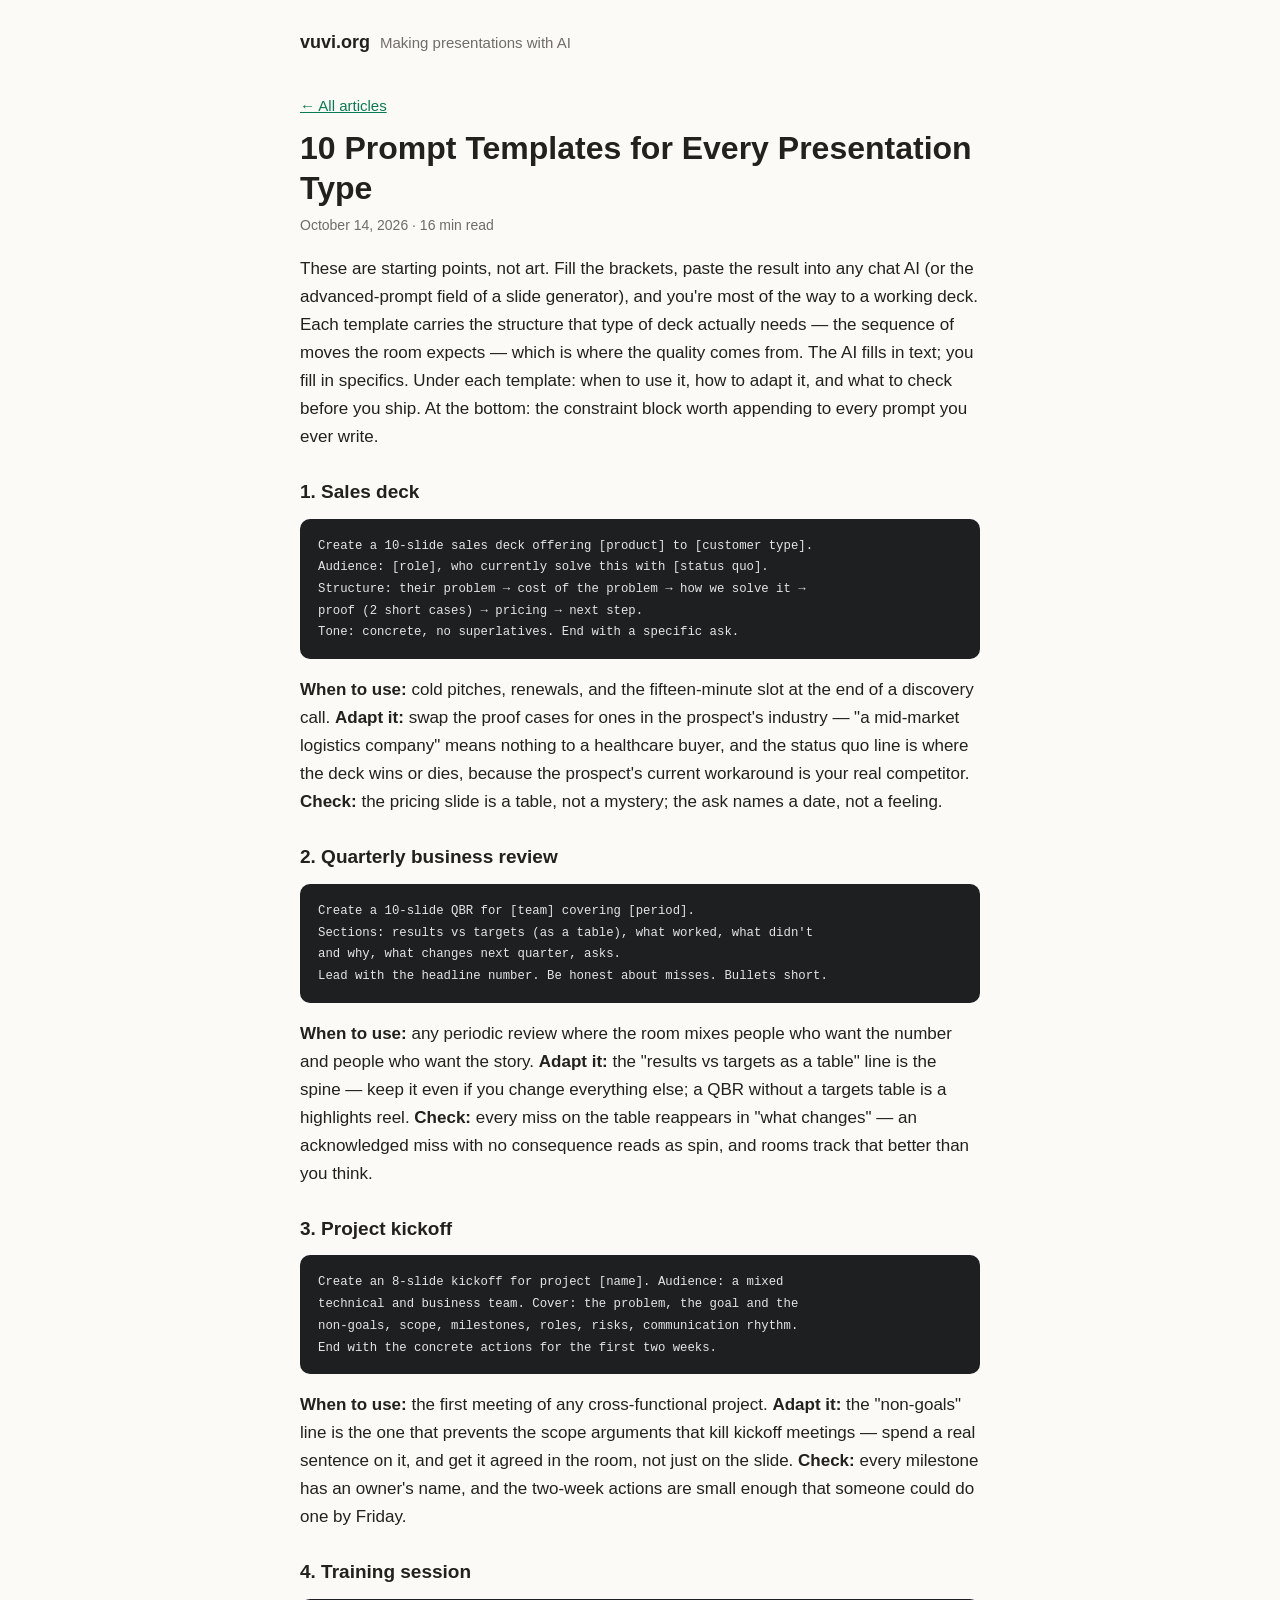
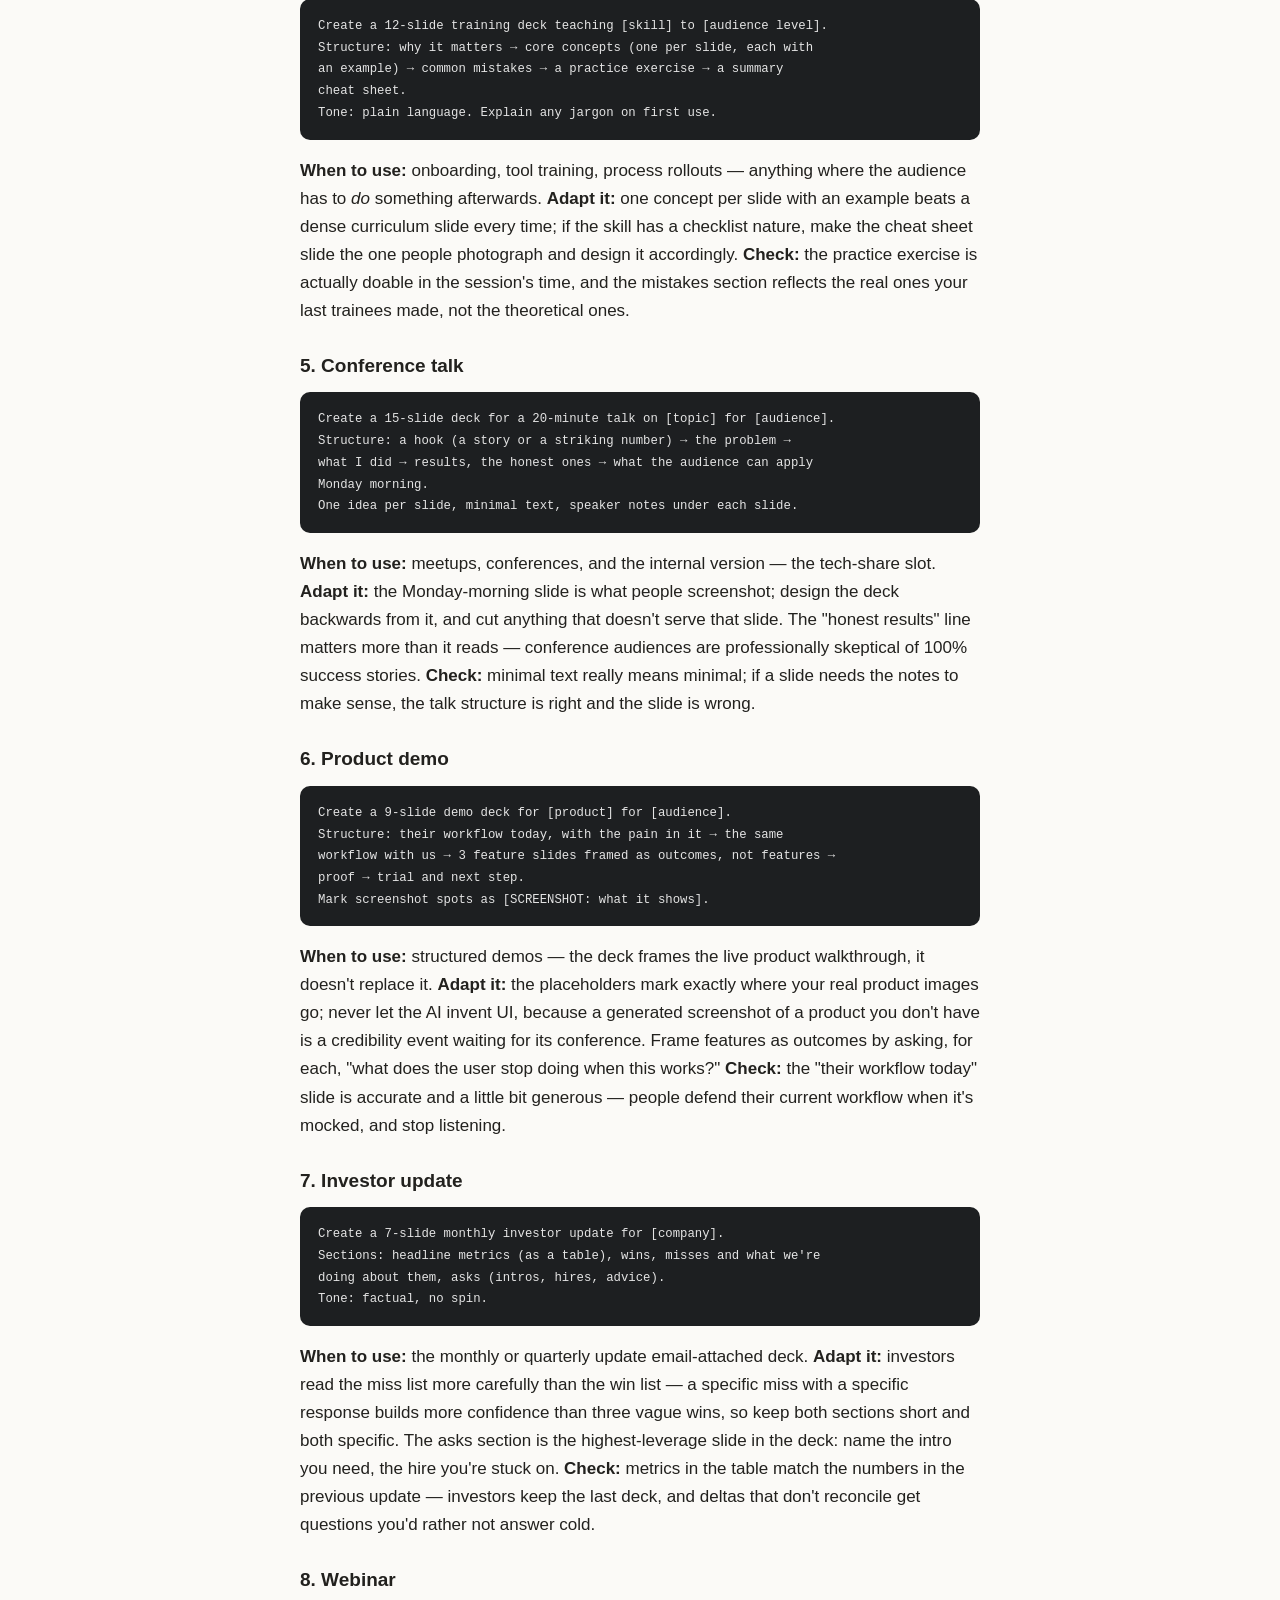
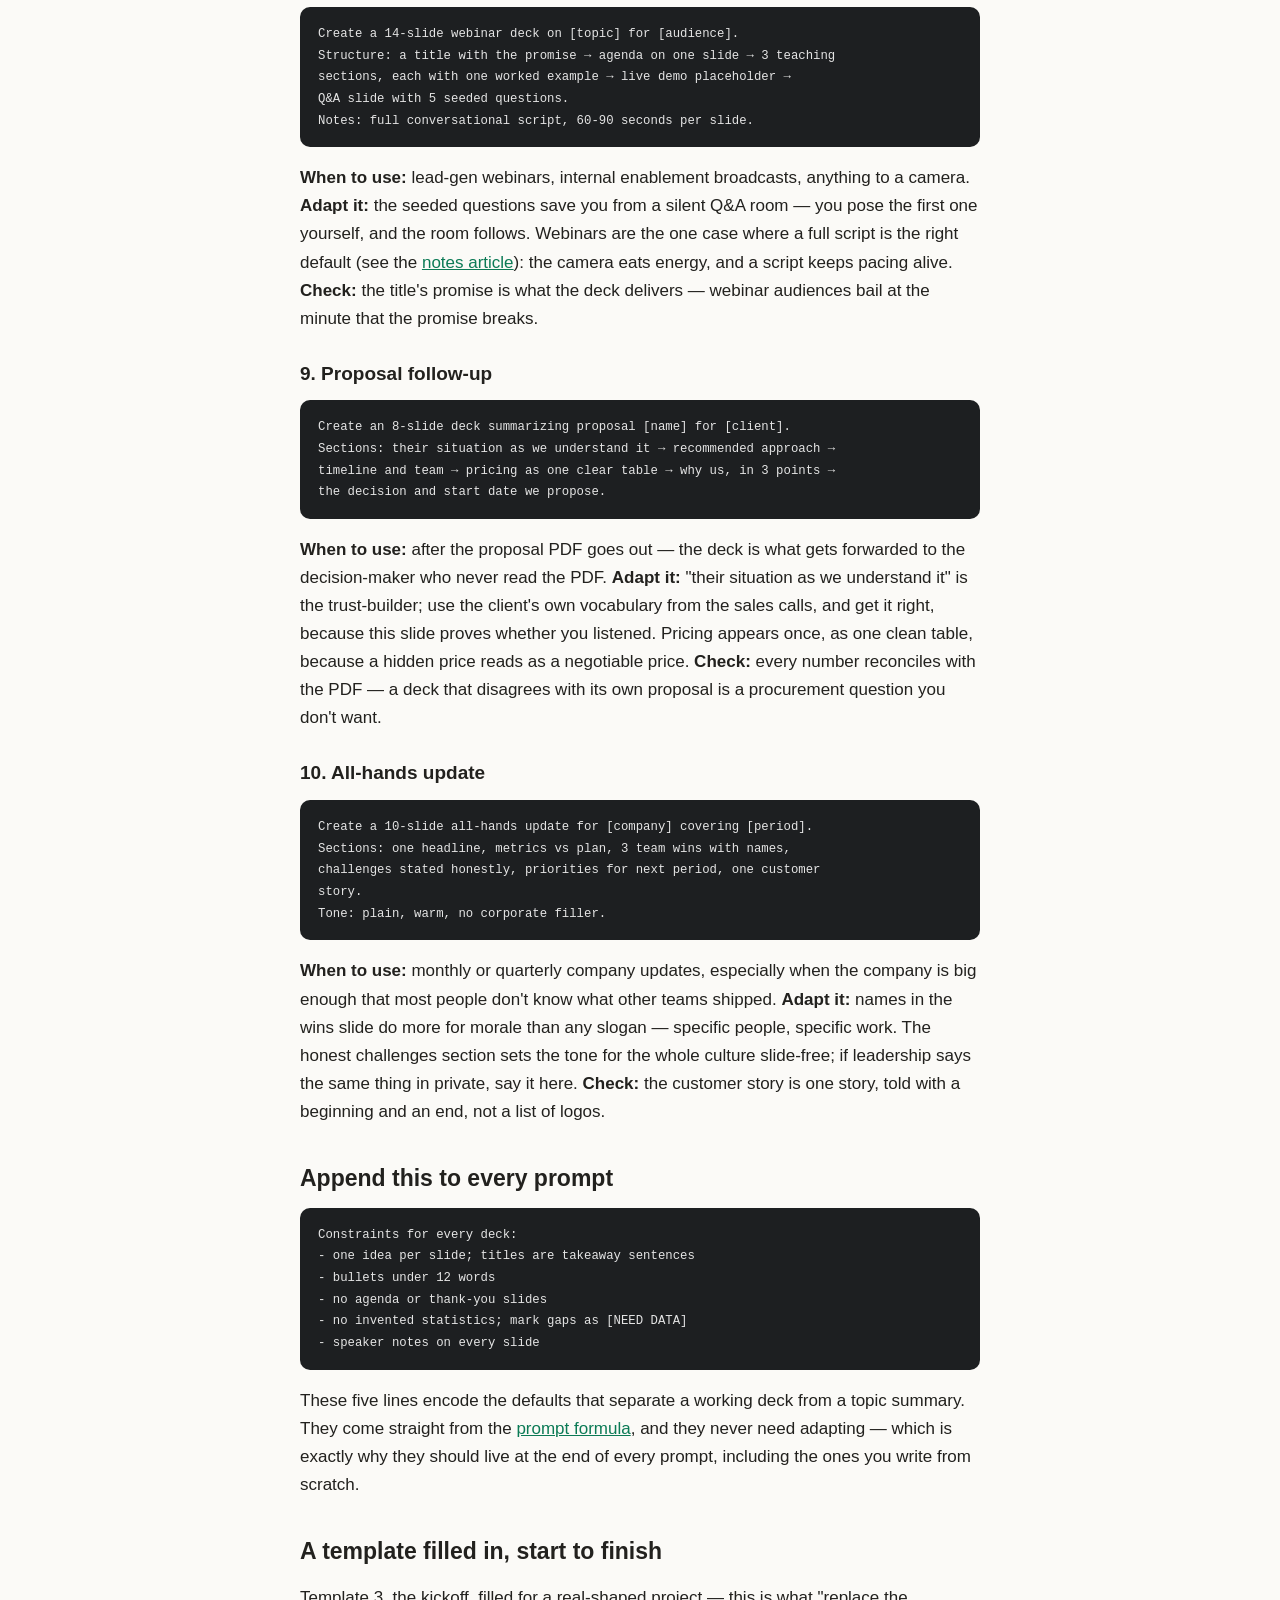
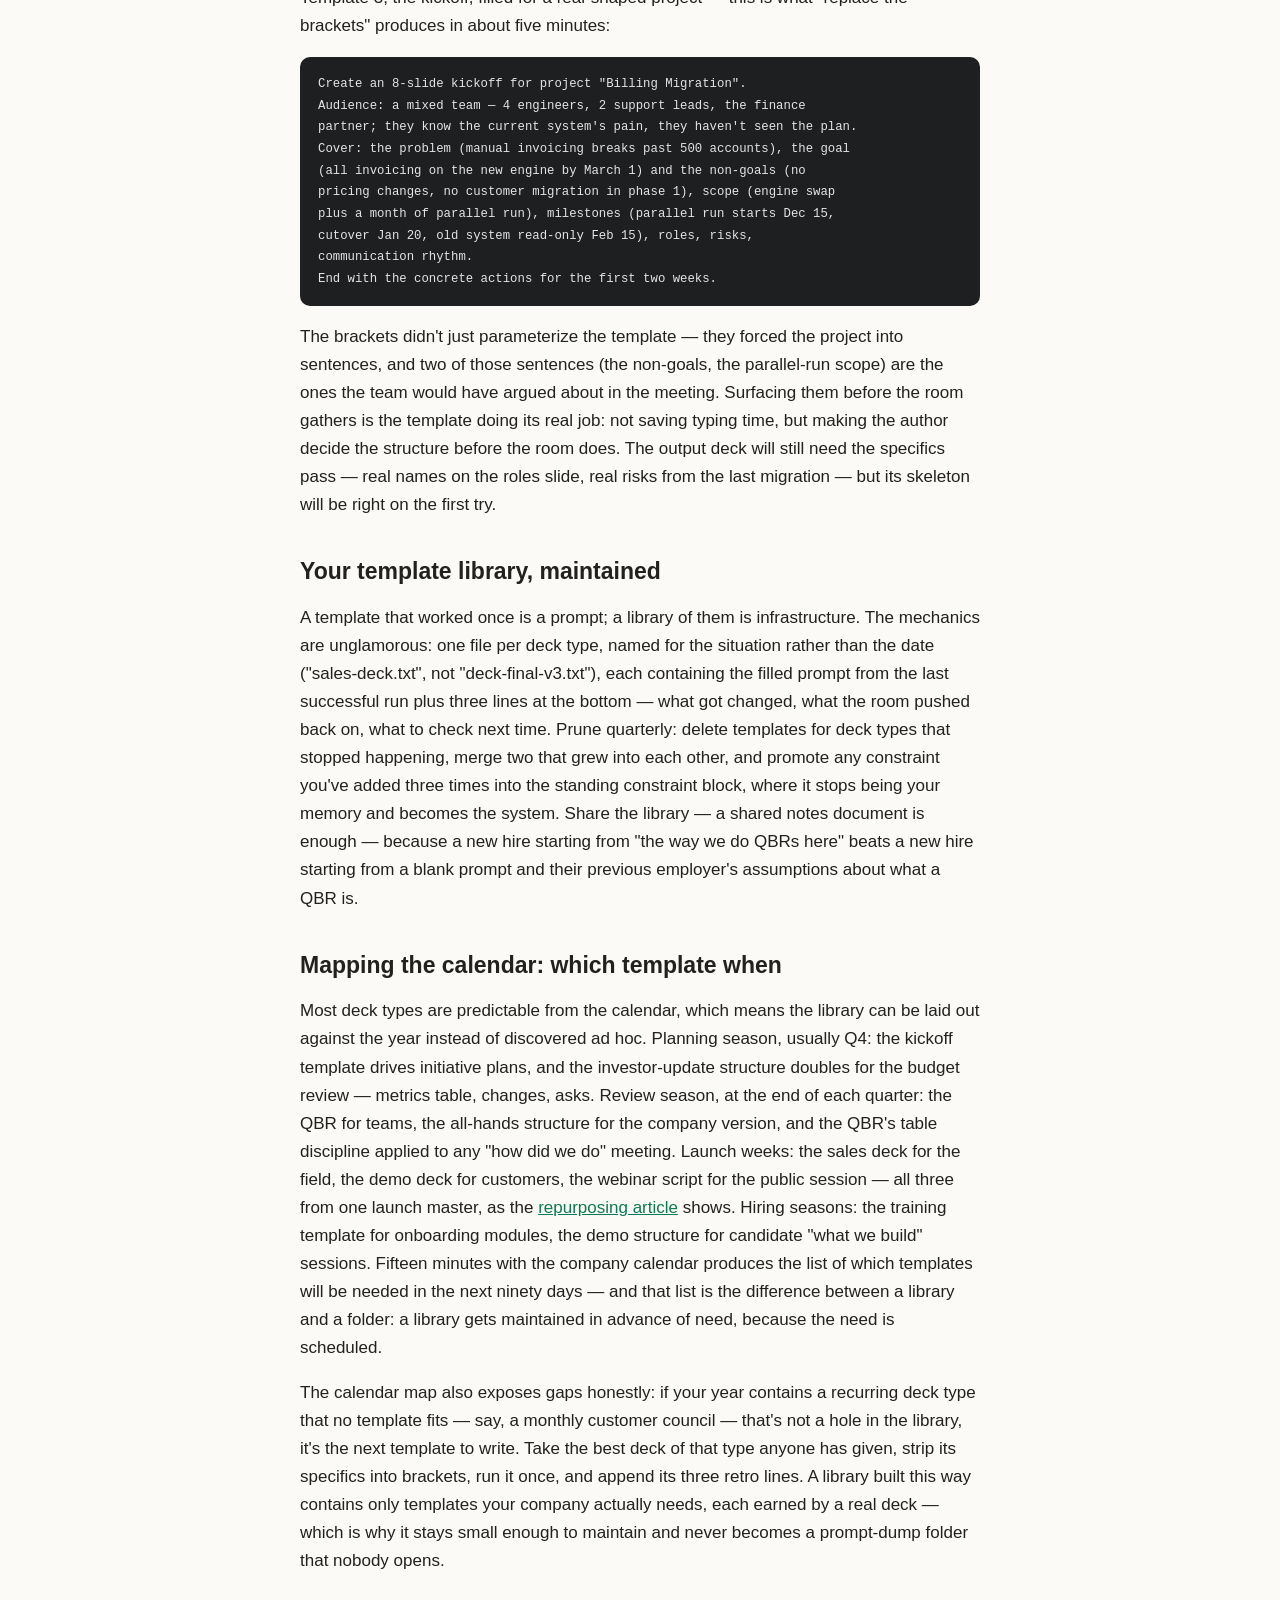
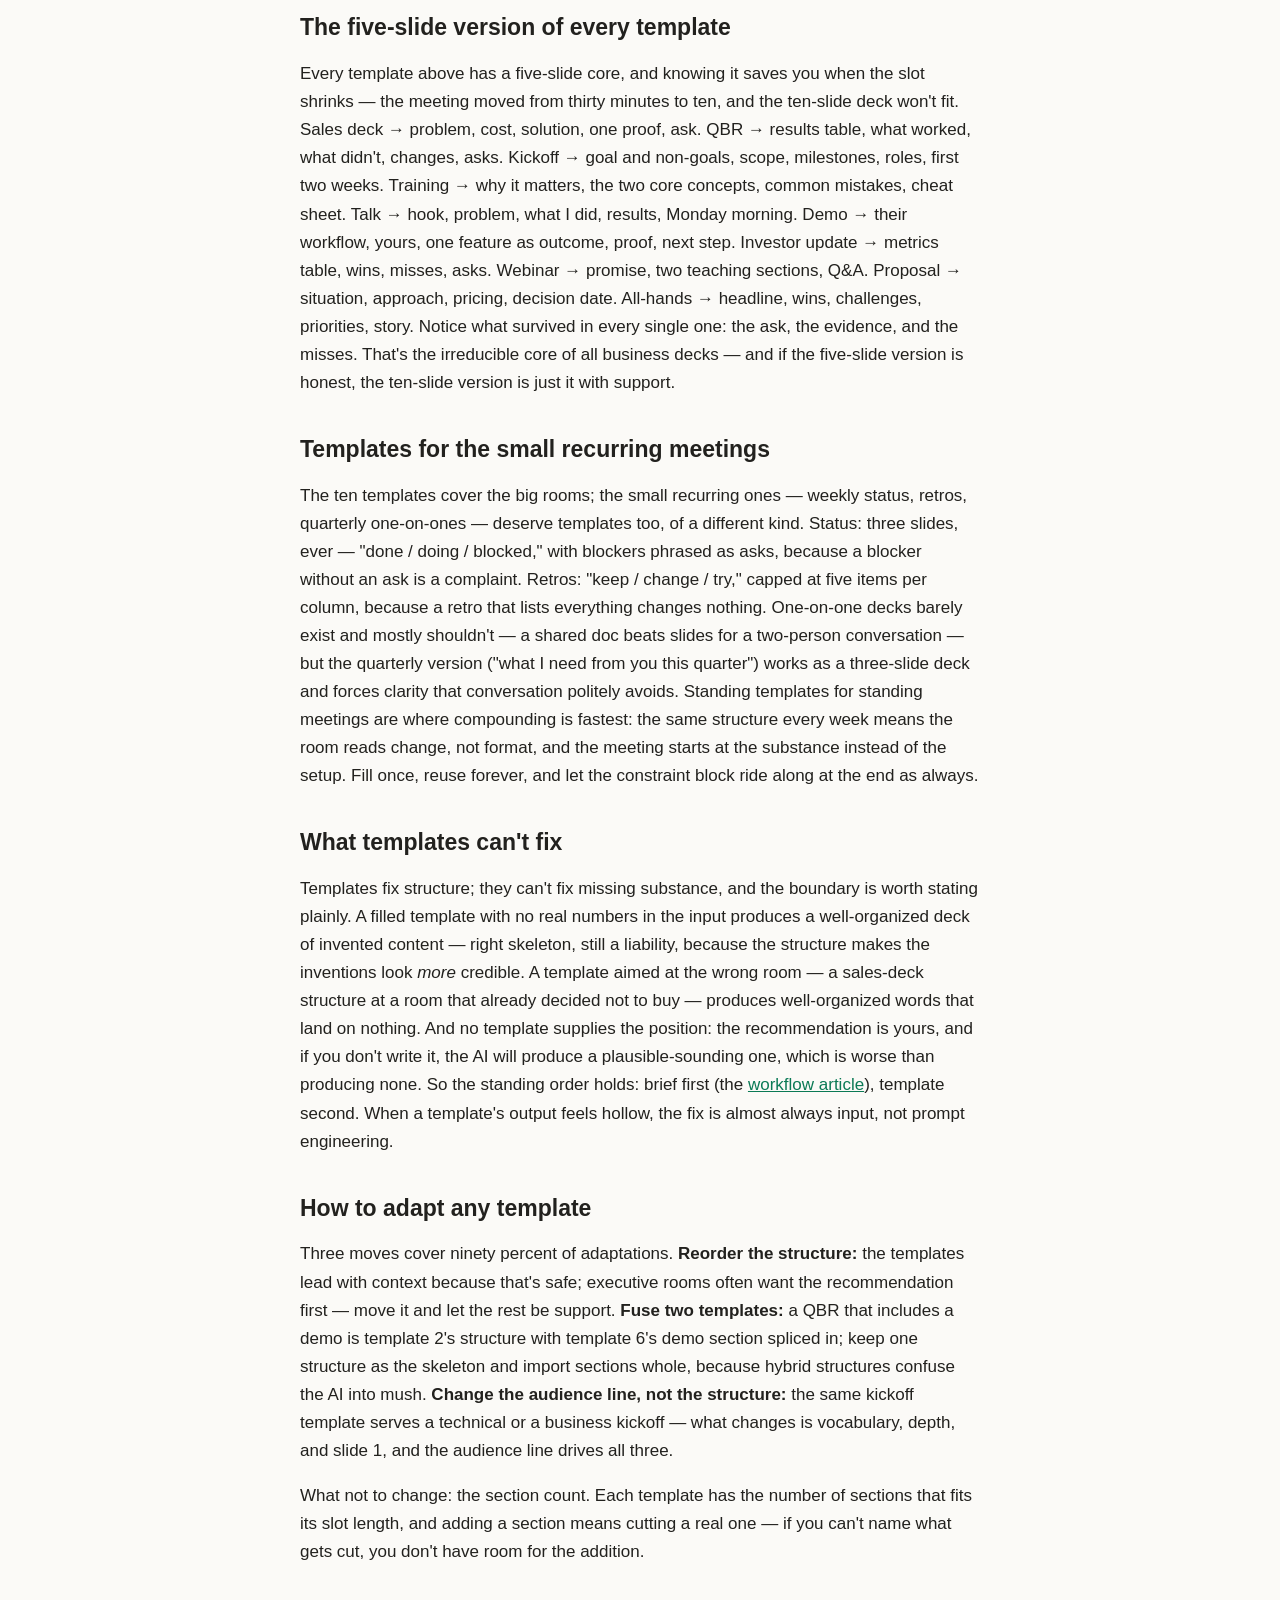
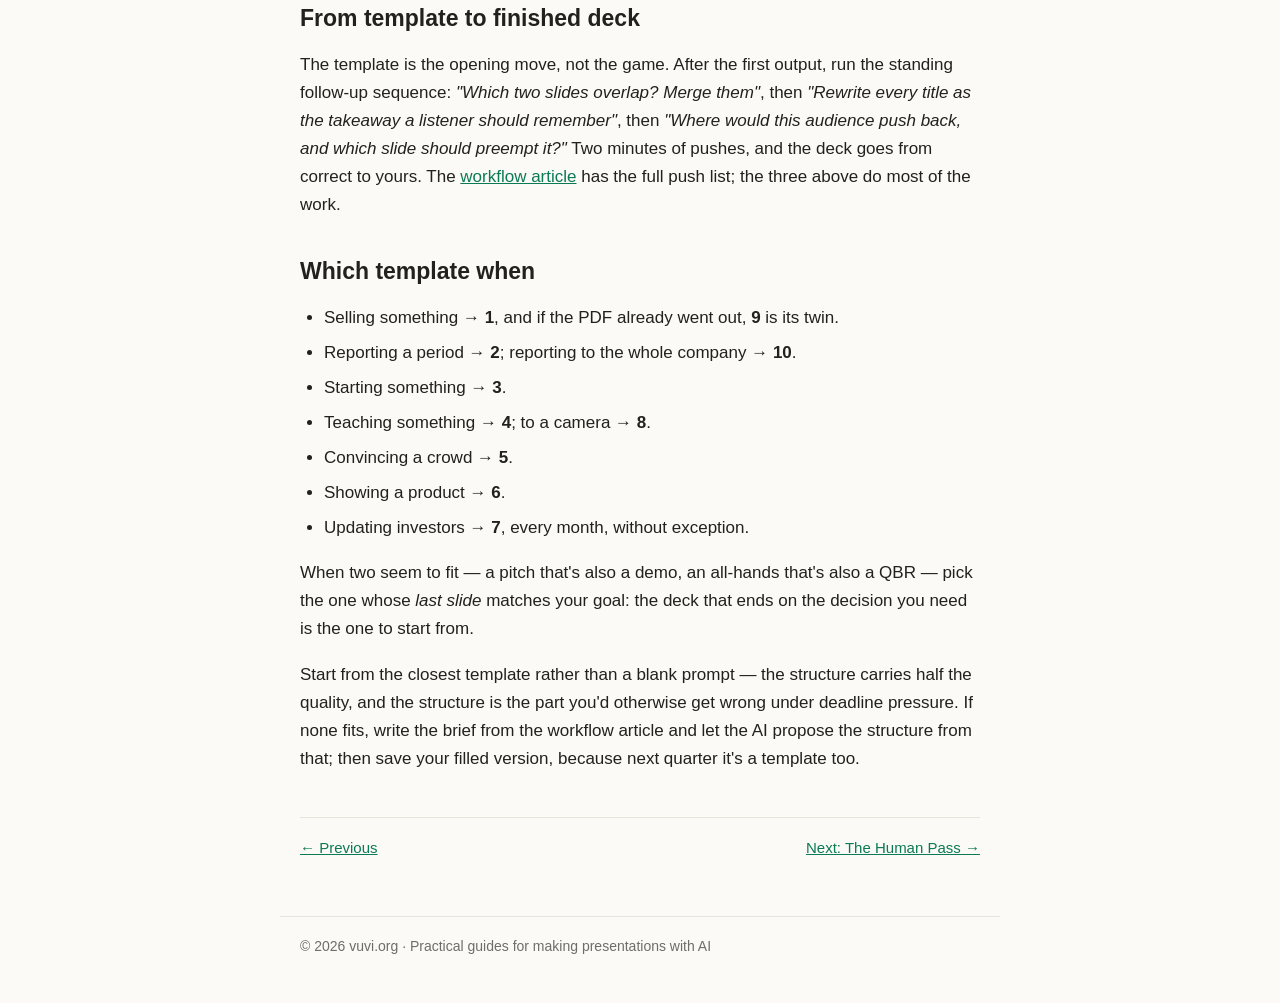
<file: blog/prompt-templates-by-type/index.html>
<!DOCTYPE html>
<html lang="en">
<head>
  <meta charset="utf-8">
  <meta name="viewport" content="width=device-width, initial-scale=1">
  <title>10 Prompt Templates for Every Presentation Type — vuvi.org</title>
  <meta name="description" content="Fill-in-the-blank AI prompts for sales decks, QBRs, kickoffs, training, conference talks, demos, investor updates, webinars, proposals and all-hands — plus how to adapt any of them.">
  <meta name="author" content="vuvi.org">
  <meta name="robots" content="index, follow, max-image-preview:large, max-snippet:-1, max-video-preview:-1">
  <link rel="canonical" href="https://vuvi.org/blog/prompt-templates-by-type/">
  <link rel="alternate" hreflang="en" href="https://vuvi.org/blog/prompt-templates-by-type/">
  <link rel="alternate" hreflang="x-default" href="https://vuvi.org/blog/prompt-templates-by-type/">
  <link rel="alternate" type="application/rss+xml" title="vuvi.org — all articles" href="https://vuvi.org/feed.xml">
  <link rel="apple-touch-icon" sizes="180x180" href="https://vuvi.org/apple-touch-icon.png">
  <meta name="theme-color" content="#0b7a55" media="(prefers-color-scheme: light)">
  <meta name="theme-color" content="#161819" media="(prefers-color-scheme: dark)">
  <meta property="og:type" content="article">
  <meta property="og:site_name" content="vuvi.org">
  <meta property="og:locale" content="en_US">
  <meta property="og:url" content="https://vuvi.org/blog/prompt-templates-by-type/">
  <meta property="og:title" content="10 Prompt Templates for Every Presentation Type">
  <meta property="og:description" content="Fill-in-the-blank AI prompts for sales decks, QBRs, kickoffs, training, conference talks, demos, investor updates, webinars, proposals and all-hands — plus how to adapt any of them.">
  <meta property="article:published_time" content="2026-10-14">
  <meta property="article:modified_time" content="2026-10-14">
  <meta property="article:section" content="AI presentations">
  <meta property="og:image" content="https://vuvi.org/og-image.png">
  <meta property="og:image:type" content="image/png">
  <meta property="og:image:width" content="1200">
  <meta property="og:image:height" content="630">
  <meta property="og:image:alt" content="vuvi.org — practical guides for making presentations with AI">
  <meta name="twitter:card" content="summary_large_image">
  <meta name="twitter:title" content="10 Prompt Templates for Every Presentation Type">
  <meta name="twitter:description" content="Fill-in-the-blank AI prompts for sales decks, QBRs, kickoffs, training, conference talks, demos, investor updates, webinars, proposals and all-hands — plus how to adapt any of them.">
  <meta name="twitter:image" content="https://vuvi.org/og-image.png">
  <meta name="twitter:image:alt" content="vuvi.org — practical guides for making presentations with AI">
  <script type="application/ld+json">
{
  "@context": "https://schema.org",
  "@graph": [
    {
      "@type": "BlogPosting",
      "@id": "https://vuvi.org/blog/prompt-templates-by-type/#article",
      "headline": "10 Prompt Templates for Every Presentation Type",
      "name": "10 Prompt Templates for Every Presentation Type",
      "description": "Fill-in-the-blank AI prompts for sales decks, QBRs, kickoffs, training, conference talks, demos, investor updates, webinars, proposals and all-hands — plus how to adapt any of them.",
      "url": "https://vuvi.org/blog/prompt-templates-by-type/",
      "mainEntityOfPage": {
        "@type": "WebPage",
        "@id": "https://vuvi.org/blog/prompt-templates-by-type/"
      },
      "datePublished": "2026-10-14",
      "dateModified": "2026-10-14",
      "inLanguage": "en",
      "author": {
        "@type": "Organization",
        "name": "vuvi.org",
        "url": "https://vuvi.org/"
      },
      "publisher": {
        "@type": "Organization",
        "name": "vuvi.org",
        "url": "https://vuvi.org/",
        "logo": {
          "@type": "ImageObject",
          "url": "https://vuvi.org/og-image.png",
          "width": 1200,
          "height": 630
        }
      },
      "image": {
        "@type": "ImageObject",
        "url": "https://vuvi.org/og-image.png",
        "width": 1200,
        "height": 630
      },
      "isPartOf": {
        "@type": "Blog",
        "@id": "https://vuvi.org/#blog"
      },
      "articleSection": "AI presentations",
      "timeRequired": "PT16M"
    },
    {
      "@type": "BreadcrumbList",
      "@id": "https://vuvi.org/blog/prompt-templates-by-type/#breadcrumbs",
      "itemListElement": [
        {
          "@type": "ListItem",
          "position": 1,
          "name": "Home",
          "item": "https://vuvi.org/"
        },
        {
          "@type": "ListItem",
          "position": 2,
          "name": "10 Prompt Templates for Every Presentation Type",
          "item": "https://vuvi.org/blog/prompt-templates-by-type/"
        }
      ]
    }
  ]
}
  </script>
  <link rel="stylesheet" href="../../styles.css">
  <link rel="icon" href="../../favicon.ico" sizes="32x32">
  <link rel="icon" href="../../favicon.svg" type="image/svg+xml">
  <link rel="manifest" href="../../site.webmanifest">
</head>
<body>
  <header class="site-header">
    <a class="home-link" href="../../">vuvi.org</a>
    <span class="tagline">Making presentations with AI</span>
  </header>
  <main>
    <article>
      <p class="backlink"><a href="../../">← All articles</a></p>
      <h1>10 Prompt Templates for Every Presentation Type</h1>
      <p class="meta">October 14, 2026 · 16 min read</p>

      <p>These are starting points, not art. Fill the brackets, paste the result into any chat AI (or the advanced-prompt field of a slide generator), and you're most of the way to a working deck. Each template carries the structure that type of deck actually needs — the sequence of moves the room expects — which is where the quality comes from. The AI fills in text; you fill in specifics. Under each template: when to use it, how to adapt it, and what to check before you ship. At the bottom: the constraint block worth appending to every prompt you ever write.</p>

      <h3>1. Sales deck</h3>
      <pre><code>Create a 10-slide sales deck offering [product] to [customer type].
Audience: [role], who currently solve this with [status quo].
Structure: their problem → cost of the problem → how we solve it →
proof (2 short cases) → pricing → next step.
Tone: concrete, no superlatives. End with a specific ask.</code></pre>
      <p><strong>When to use:</strong> cold pitches, renewals, and the fifteen-minute slot at the end of a discovery call. <strong>Adapt it:</strong> swap the proof cases for ones in the prospect's industry — "a mid-market logistics company" means nothing to a healthcare buyer, and the status quo line is where the deck wins or dies, because the prospect's current workaround is your real competitor. <strong>Check:</strong> the pricing slide is a table, not a mystery; the ask names a date, not a feeling.</p>

      <h3>2. Quarterly business review</h3>
      <pre><code>Create a 10-slide QBR for [team] covering [period].
Sections: results vs targets (as a table), what worked, what didn't
and why, what changes next quarter, asks.
Lead with the headline number. Be honest about misses. Bullets short.</code></pre>
      <p><strong>When to use:</strong> any periodic review where the room mixes people who want the number and people who want the story. <strong>Adapt it:</strong> the "results vs targets as a table" line is the spine — keep it even if you change everything else; a QBR without a targets table is a highlights reel. <strong>Check:</strong> every miss on the table reappears in "what changes" — an acknowledged miss with no consequence reads as spin, and rooms track that better than you think.</p>

      <h3>3. Project kickoff</h3>
      <pre><code>Create an 8-slide kickoff for project [name]. Audience: a mixed
technical and business team. Cover: the problem, the goal and the
non-goals, scope, milestones, roles, risks, communication rhythm.
End with the concrete actions for the first two weeks.</code></pre>
      <p><strong>When to use:</strong> the first meeting of any cross-functional project. <strong>Adapt it:</strong> the "non-goals" line is the one that prevents the scope arguments that kill kickoff meetings — spend a real sentence on it, and get it agreed in the room, not just on the slide. <strong>Check:</strong> every milestone has an owner's name, and the two-week actions are small enough that someone could do one by Friday.</p>

      <h3>4. Training session</h3>
      <pre><code>Create a 12-slide training deck teaching [skill] to [audience level].
Structure: why it matters → core concepts (one per slide, each with
an example) → common mistakes → a practice exercise → a summary
cheat sheet.
Tone: plain language. Explain any jargon on first use.</code></pre>
      <p><strong>When to use:</strong> onboarding, tool training, process rollouts — anything where the audience has to <em>do</em> something afterwards. <strong>Adapt it:</strong> one concept per slide with an example beats a dense curriculum slide every time; if the skill has a checklist nature, make the cheat sheet slide the one people photograph and design it accordingly. <strong>Check:</strong> the practice exercise is actually doable in the session's time, and the mistakes section reflects the real ones your last trainees made, not the theoretical ones.</p>

      <h3>5. Conference talk</h3>
      <pre><code>Create a 15-slide deck for a 20-minute talk on [topic] for [audience].
Structure: a hook (a story or a striking number) → the problem →
what I did → results, the honest ones → what the audience can apply
Monday morning.
One idea per slide, minimal text, speaker notes under each slide.</code></pre>
      <p><strong>When to use:</strong> meetups, conferences, and the internal version — the tech-share slot. <strong>Adapt it:</strong> the Monday-morning slide is what people screenshot; design the deck backwards from it, and cut anything that doesn't serve that slide. The "honest results" line matters more than it reads — conference audiences are professionally skeptical of 100% success stories. <strong>Check:</strong> minimal text really means minimal; if a slide needs the notes to make sense, the talk structure is right and the slide is wrong.</p>

      <h3>6. Product demo</h3>
      <pre><code>Create a 9-slide demo deck for [product] for [audience].
Structure: their workflow today, with the pain in it → the same
workflow with us → 3 feature slides framed as outcomes, not features →
proof → trial and next step.
Mark screenshot spots as [SCREENSHOT: what it shows].</code></pre>
      <p><strong>When to use:</strong> structured demos — the deck frames the live product walkthrough, it doesn't replace it. <strong>Adapt it:</strong> the placeholders mark exactly where your real product images go; never let the AI invent UI, because a generated screenshot of a product you don't have is a credibility event waiting for its conference. Frame features as outcomes by asking, for each, "what does the user stop doing when this works?" <strong>Check:</strong> the "their workflow today" slide is accurate and a little bit generous — people defend their current workflow when it's mocked, and stop listening.</p>

      <h3>7. Investor update</h3>
      <pre><code>Create a 7-slide monthly investor update for [company].
Sections: headline metrics (as a table), wins, misses and what we're
doing about them, asks (intros, hires, advice).
Tone: factual, no spin.</code></pre>
      <p><strong>When to use:</strong> the monthly or quarterly update email-attached deck. <strong>Adapt it:</strong> investors read the miss list more carefully than the win list — a specific miss with a specific response builds more confidence than three vague wins, so keep both sections short and both specific. The asks section is the highest-leverage slide in the deck: name the intro you need, the hire you're stuck on. <strong>Check:</strong> metrics in the table match the numbers in the previous update — investors keep the last deck, and deltas that don't reconcile get questions you'd rather not answer cold.</p>

      <h3>8. Webinar</h3>
      <pre><code>Create a 14-slide webinar deck on [topic] for [audience].
Structure: a title with the promise → agenda on one slide → 3 teaching
sections, each with one worked example → live demo placeholder →
Q&amp;A slide with 5 seeded questions.
Notes: full conversational script, 60-90 seconds per slide.</code></pre>
      <p><strong>When to use:</strong> lead-gen webinars, internal enablement broadcasts, anything to a camera. <strong>Adapt it:</strong> the seeded questions save you from a silent Q&amp;A room — you pose the first one yourself, and the room follows. Webinars are the one case where a full script is the right default (see the <a href="../ai-speaker-notes-qa-prep/">notes article</a>): the camera eats energy, and a script keeps pacing alive. <strong>Check:</strong> the title's promise is what the deck delivers — webinar audiences bail at the minute that the promise breaks.</p>

      <h3>9. Proposal follow-up</h3>
      <pre><code>Create an 8-slide deck summarizing proposal [name] for [client].
Sections: their situation as we understand it → recommended approach →
timeline and team → pricing as one clear table → why us, in 3 points →
the decision and start date we propose.</code></pre>
      <p><strong>When to use:</strong> after the proposal PDF goes out — the deck is what gets forwarded to the decision-maker who never read the PDF. <strong>Adapt it:</strong> "their situation as we understand it" is the trust-builder; use the client's own vocabulary from the sales calls, and get it right, because this slide proves whether you listened. Pricing appears once, as one clean table, because a hidden price reads as a negotiable price. <strong>Check:</strong> every number reconciles with the PDF — a deck that disagrees with its own proposal is a procurement question you don't want.</p>

      <h3>10. All-hands update</h3>
      <pre><code>Create a 10-slide all-hands update for [company] covering [period].
Sections: one headline, metrics vs plan, 3 team wins with names,
challenges stated honestly, priorities for next period, one customer
story.
Tone: plain, warm, no corporate filler.</code></pre>
      <p><strong>When to use:</strong> monthly or quarterly company updates, especially when the company is big enough that most people don't know what other teams shipped. <strong>Adapt it:</strong> names in the wins slide do more for morale than any slogan — specific people, specific work. The honest challenges section sets the tone for the whole culture slide-free; if leadership says the same thing in private, say it here. <strong>Check:</strong> the customer story is one story, told with a beginning and an end, not a list of logos.</p>

      <h2>Append this to every prompt</h2>
      <pre><code>Constraints for every deck:
- one idea per slide; titles are takeaway sentences
- bullets under 12 words
- no agenda or thank-you slides
- no invented statistics; mark gaps as [NEED DATA]
- speaker notes on every slide</code></pre>
      <p>These five lines encode the defaults that separate a working deck from a topic summary. They come straight from the <a href="../prompt-formula-for-slides/">prompt formula</a>, and they never need adapting — which is exactly why they should live at the end of every prompt, including the ones you write from scratch.</p>

      <h2>A template filled in, start to finish</h2>
      <p>Template 3, the kickoff, filled for a real-shaped project — this is what "replace the brackets" produces in about five minutes:</p>
      <pre><code>Create an 8-slide kickoff for project "Billing Migration".
Audience: a mixed team — 4 engineers, 2 support leads, the finance
partner; they know the current system's pain, they haven't seen the plan.
Cover: the problem (manual invoicing breaks past 500 accounts), the goal
(all invoicing on the new engine by March 1) and the non-goals (no
pricing changes, no customer migration in phase 1), scope (engine swap
plus a month of parallel run), milestones (parallel run starts Dec 15,
cutover Jan 20, old system read-only Feb 15), roles, risks,
communication rhythm.
End with the concrete actions for the first two weeks.</code></pre>
      <p>The brackets didn't just parameterize the template — they forced the project into sentences, and two of those sentences (the non-goals, the parallel-run scope) are the ones the team would have argued about in the meeting. Surfacing them before the room gathers is the template doing its real job: not saving typing time, but making the author decide the structure before the room does. The output deck will still need the specifics pass — real names on the roles slide, real risks from the last migration — but its skeleton will be right on the first try.</p>

      <h2>Your template library, maintained</h2>
      <p>A template that worked once is a prompt; a library of them is infrastructure. The mechanics are unglamorous: one file per deck type, named for the situation rather than the date ("sales-deck.txt", not "deck-final-v3.txt"), each containing the filled prompt from the last successful run plus three lines at the bottom — what got changed, what the room pushed back on, what to check next time. Prune quarterly: delete templates for deck types that stopped happening, merge two that grew into each other, and promote any constraint you've added three times into the standing constraint block, where it stops being your memory and becomes the system. Share the library — a shared notes document is enough — because a new hire starting from "the way we do QBRs here" beats a new hire starting from a blank prompt and their previous employer's assumptions about what a QBR is.</p>

      <h2>Mapping the calendar: which template when</h2>
      <p>Most deck types are predictable from the calendar, which means the library can be laid out against the year instead of discovered ad hoc. Planning season, usually Q4: the kickoff template drives initiative plans, and the investor-update structure doubles for the budget review — metrics table, changes, asks. Review season, at the end of each quarter: the QBR for teams, the all-hands structure for the company version, and the QBR's table discipline applied to any "how did we do" meeting. Launch weeks: the sales deck for the field, the demo deck for customers, the webinar script for the public session — all three from one launch master, as the <a href="../repurpose-one-deck-many-assets/">repurposing article</a> shows. Hiring seasons: the training template for onboarding modules, the demo structure for candidate "what we build" sessions. Fifteen minutes with the company calendar produces the list of which templates will be needed in the next ninety days — and that list is the difference between a library and a folder: a library gets maintained in advance of need, because the need is scheduled.</p>
      <p>The calendar map also exposes gaps honestly: if your year contains a recurring deck type that no template fits — say, a monthly customer council — that's not a hole in the library, it's the next template to write. Take the best deck of that type anyone has given, strip its specifics into brackets, run it once, and append its three retro lines. A library built this way contains only templates your company actually needs, each earned by a real deck — which is why it stays small enough to maintain and never becomes a prompt-dump folder that nobody opens.</p>

      <h2>The five-slide version of every template</h2>
      <p>Every template above has a five-slide core, and knowing it saves you when the slot shrinks — the meeting moved from thirty minutes to ten, and the ten-slide deck won't fit. Sales deck → problem, cost, solution, one proof, ask. QBR → results table, what worked, what didn't, changes, asks. Kickoff → goal and non-goals, scope, milestones, roles, first two weeks. Training → why it matters, the two core concepts, common mistakes, cheat sheet. Talk → hook, problem, what I did, results, Monday morning. Demo → their workflow, yours, one feature as outcome, proof, next step. Investor update → metrics table, wins, misses, asks. Webinar → promise, two teaching sections, Q&amp;A. Proposal → situation, approach, pricing, decision date. All-hands → headline, wins, challenges, priorities, story. Notice what survived in every single one: the ask, the evidence, and the misses. That's the irreducible core of all business decks — and if the five-slide version is honest, the ten-slide version is just it with support.</p>

      <h2>Templates for the small recurring meetings</h2>
      <p>The ten templates cover the big rooms; the small recurring ones — weekly status, retros, quarterly one-on-ones — deserve templates too, of a different kind. Status: three slides, ever — "done / doing / blocked," with blockers phrased as asks, because a blocker without an ask is a complaint. Retros: "keep / change / try," capped at five items per column, because a retro that lists everything changes nothing. One-on-one decks barely exist and mostly shouldn't — a shared doc beats slides for a two-person conversation — but the quarterly version ("what I need from you this quarter") works as a three-slide deck and forces clarity that conversation politely avoids. Standing templates for standing meetings are where compounding is fastest: the same structure every week means the room reads change, not format, and the meeting starts at the substance instead of the setup. Fill once, reuse forever, and let the constraint block ride along at the end as always.</p>

      <h2>What templates can't fix</h2>
      <p>Templates fix structure; they can't fix missing substance, and the boundary is worth stating plainly. A filled template with no real numbers in the input produces a well-organized deck of invented content — right skeleton, still a liability, because the structure makes the inventions look <em>more</em> credible. A template aimed at the wrong room — a sales-deck structure at a room that already decided not to buy — produces well-organized words that land on nothing. And no template supplies the position: the recommendation is yours, and if you don't write it, the AI will produce a plausible-sounding one, which is worse than producing none. So the standing order holds: brief first (the <a href="../ai-presentation-workflow/">workflow article</a>), template second. When a template's output feels hollow, the fix is almost always input, not prompt engineering.</p>

      <h2>How to adapt any template</h2>
      <p>Three moves cover ninety percent of adaptations. <strong>Reorder the structure:</strong> the templates lead with context because that's safe; executive rooms often want the recommendation first — move it and let the rest be support. <strong>Fuse two templates:</strong> a QBR that includes a demo is template 2's structure with template 6's demo section spliced in; keep one structure as the skeleton and import sections whole, because hybrid structures confuse the AI into mush. <strong>Change the audience line, not the structure:</strong> the same kickoff template serves a technical or a business kickoff — what changes is vocabulary, depth, and slide 1, and the audience line drives all three.</p>
      <p>What not to change: the section count. Each template has the number of sections that fits its slot length, and adding a section means cutting a real one — if you can't name what gets cut, you don't have room for the addition.</p>

      <h2>From template to finished deck</h2>
      <p>The template is the opening move, not the game. After the first output, run the standing follow-up sequence: <em>"Which two slides overlap? Merge them"</em>, then <em>"Rewrite every title as the takeaway a listener should remember"</em>, then <em>"Where would this audience push back, and which slide should preempt it?"</em> Two minutes of pushes, and the deck goes from correct to yours. The <a href="../ai-presentation-workflow/">workflow article</a> has the full push list; the three above do most of the work.</p>

      <h2>Which template when</h2>
      <ul>
        <li>Selling something → <strong>1</strong>, and if the PDF already went out, <strong>9</strong> is its twin.</li>
        <li>Reporting a period → <strong>2</strong>; reporting to the whole company → <strong>10</strong>.</li>
        <li>Starting something → <strong>3</strong>.</li>
        <li>Teaching something → <strong>4</strong>; to a camera → <strong>8</strong>.</li>
        <li>Convincing a crowd → <strong>5</strong>.</li>
        <li>Showing a product → <strong>6</strong>.</li>
        <li>Updating investors → <strong>7</strong>, every month, without exception.</li>
      </ul>
      <p>When two seem to fit — a pitch that's also a demo, an all-hands that's also a QBR — pick the one whose <em>last slide</em> matches your goal: the deck that ends on the decision you need is the one to start from.</p>

      <p>Start from the closest template rather than a blank prompt — the structure carries half the quality, and the structure is the part you'd otherwise get wrong under deadline pressure. If none fits, write the brief from the workflow article and let the AI propose the structure from that; then save your filled version, because next quarter it's a template too.</p>
    </article>
    <nav class="post-nav">
      <a href="../turn-documents-into-slides/">← Previous</a>
      <a class="next" href="../edit-ai-generated-slides/">Next: The Human Pass →</a>
    </nav>
  </main>
  <footer>© 2026 vuvi.org · Practical guides for making presentations with AI</footer>
</body>
</html>
</file>
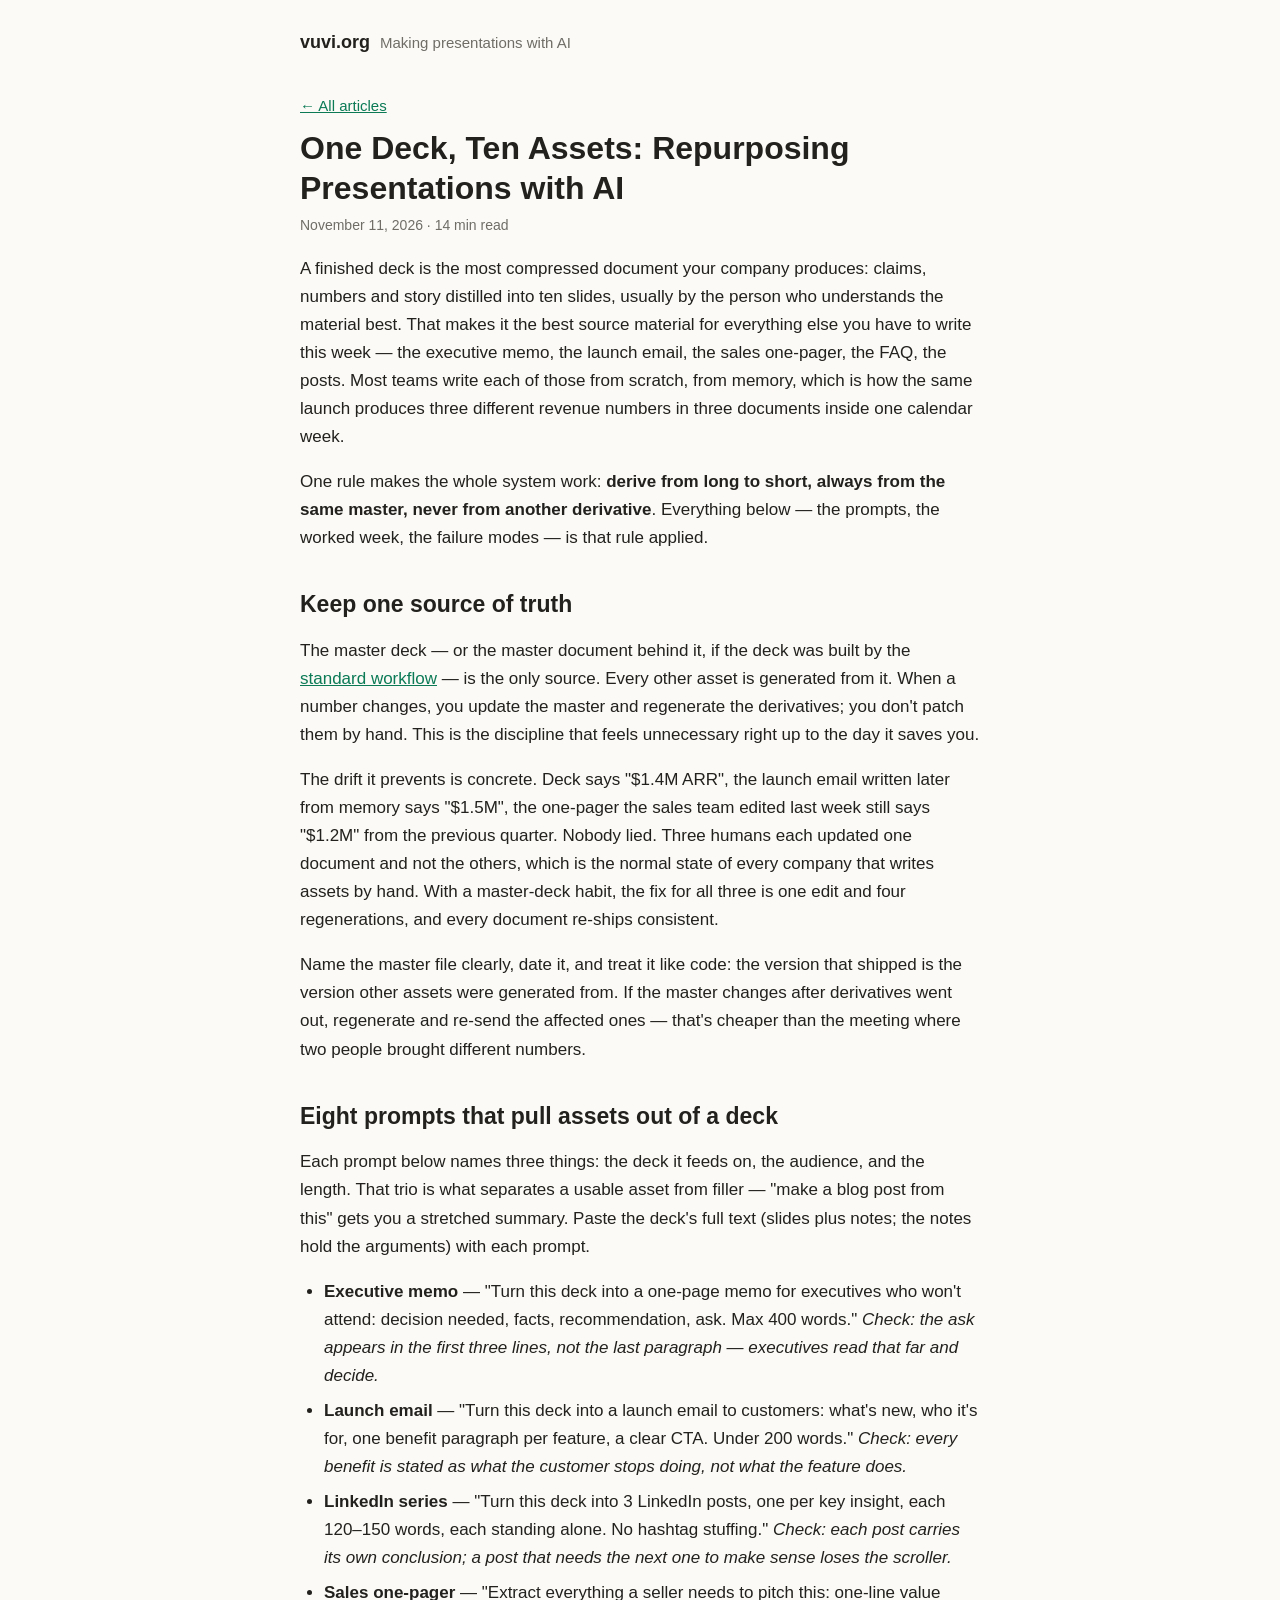
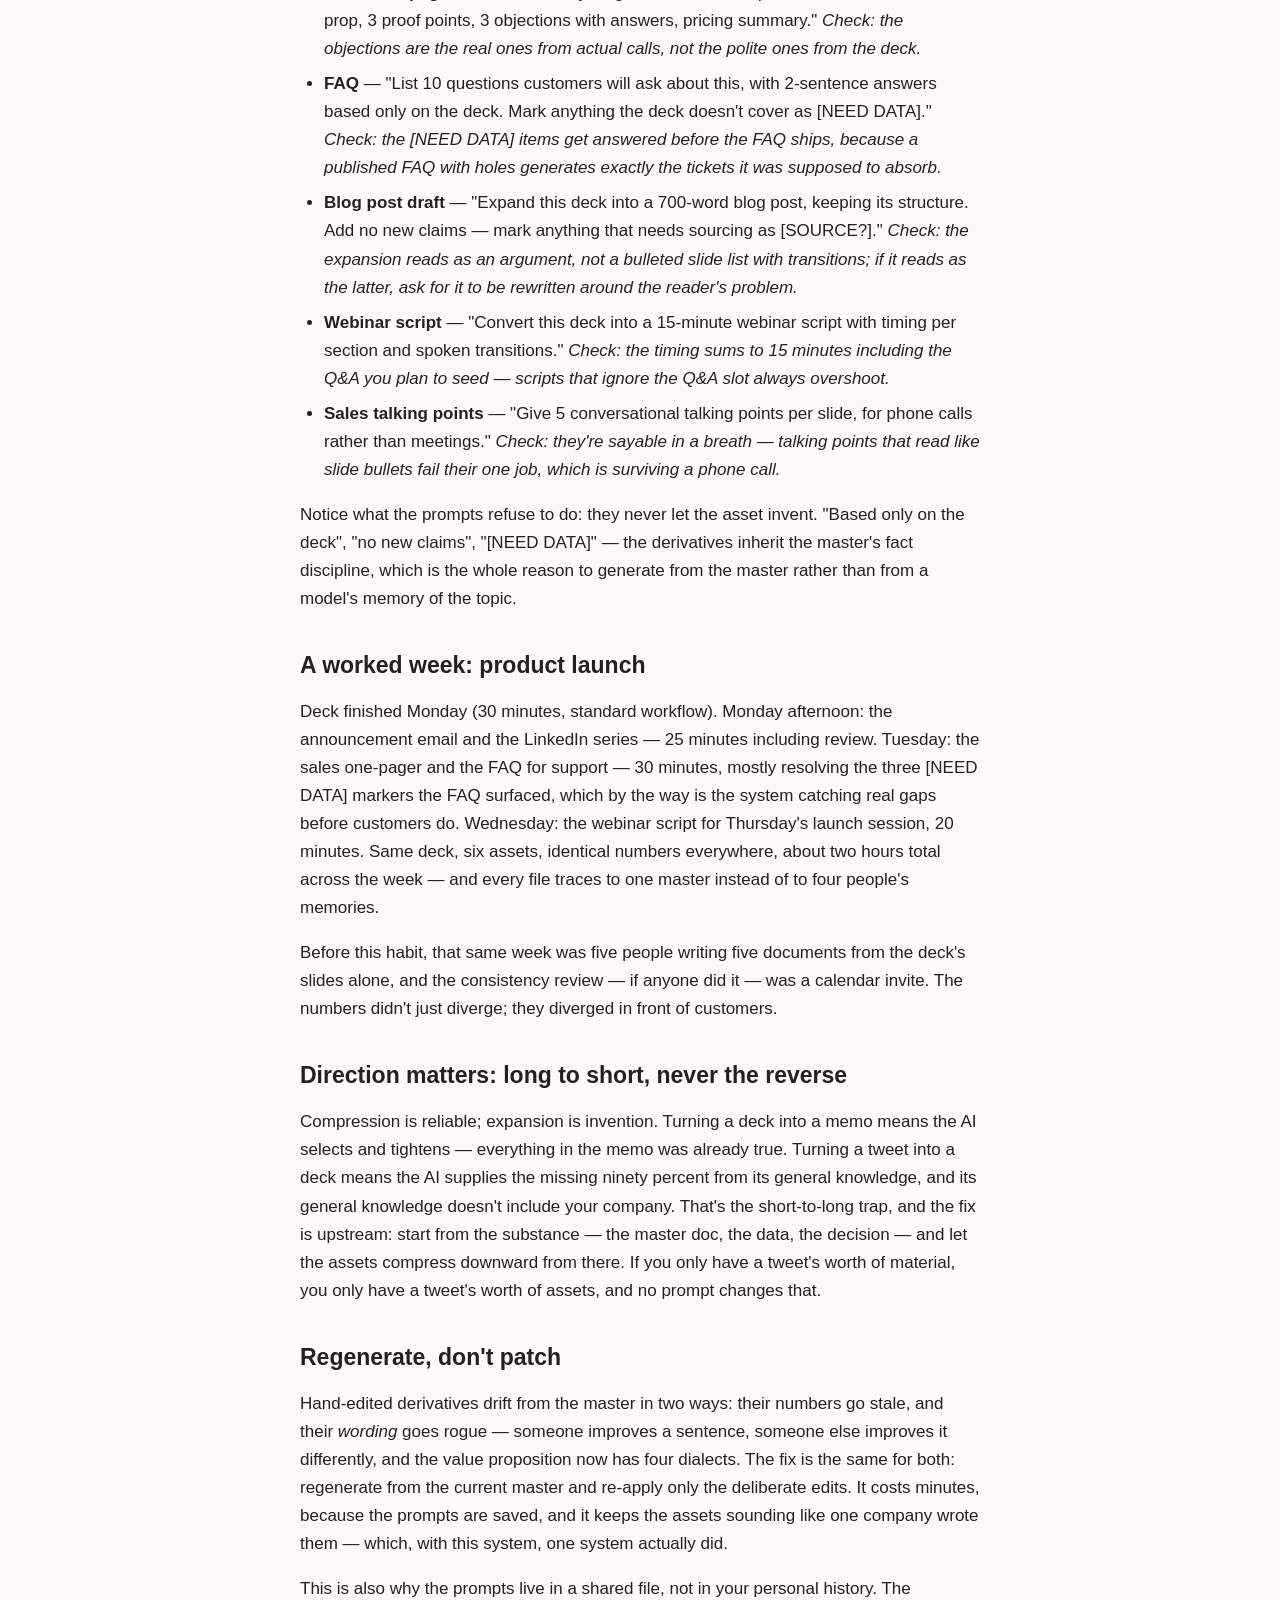
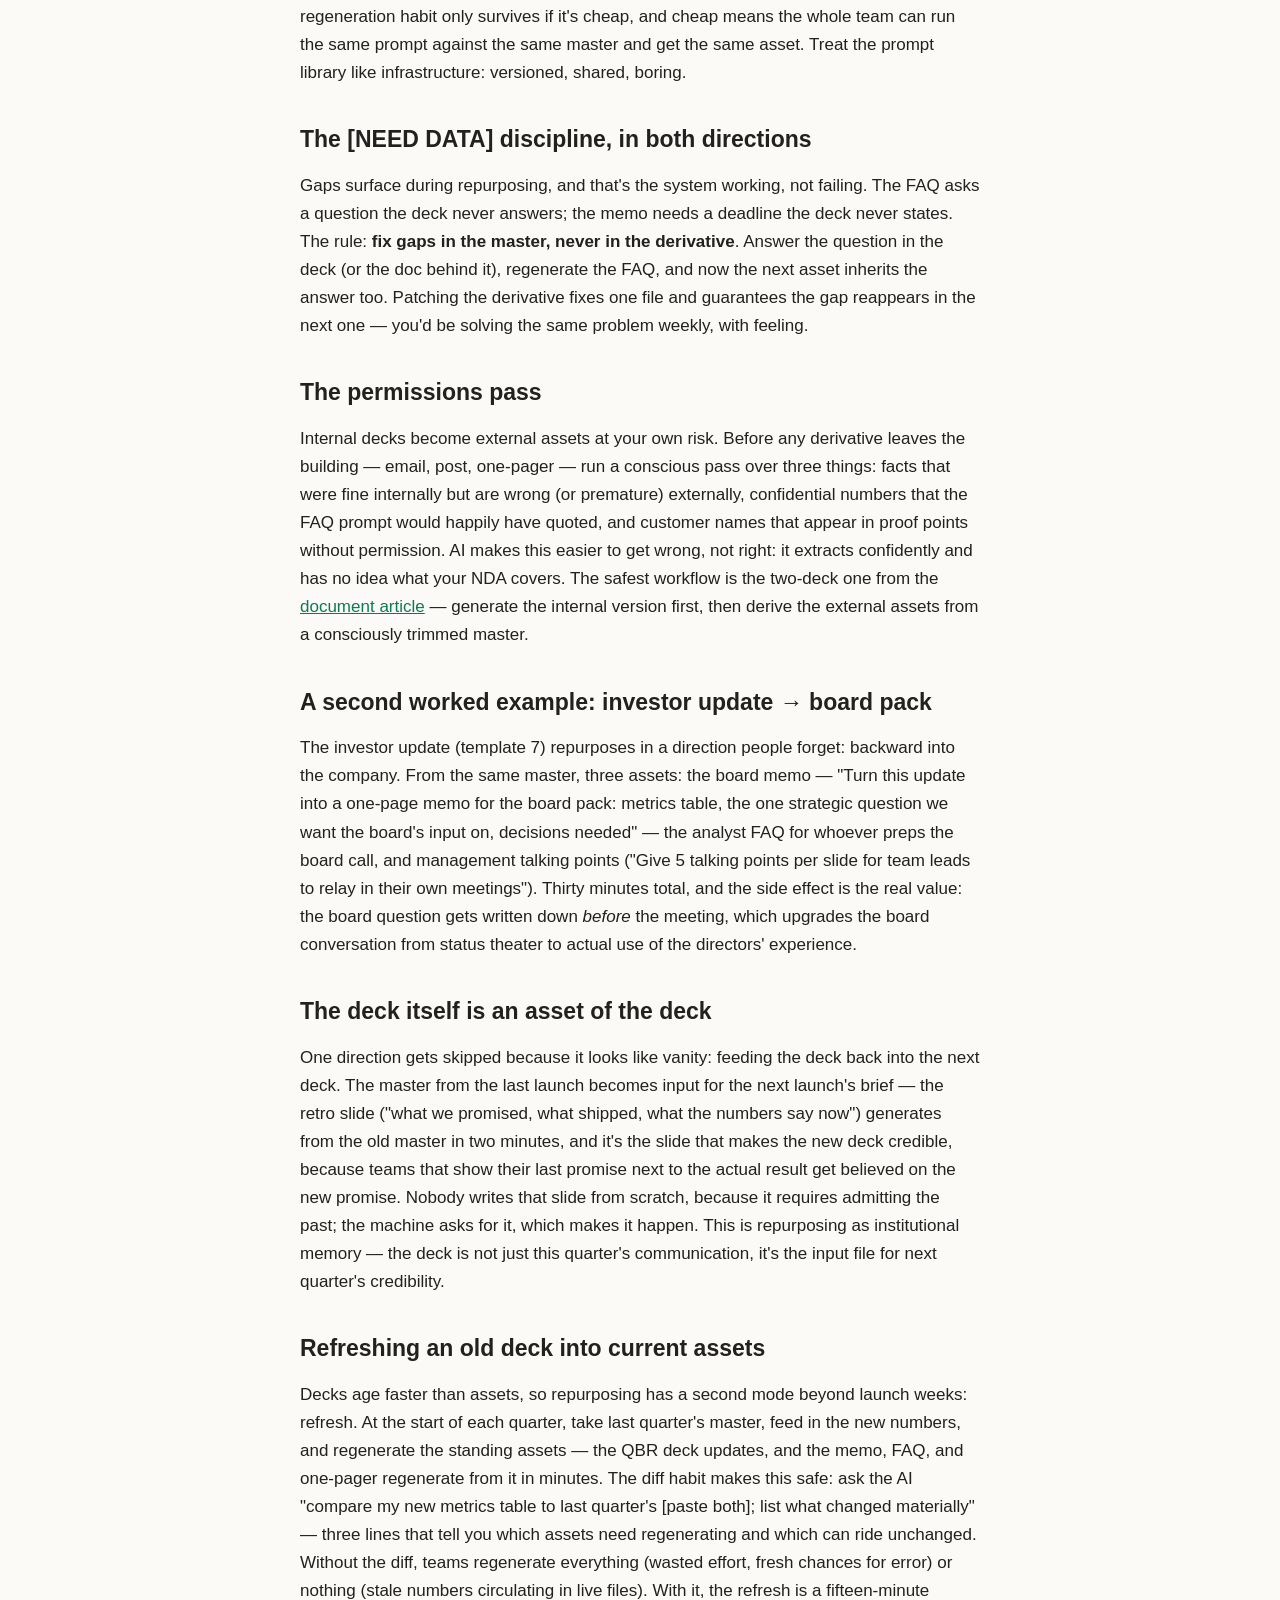
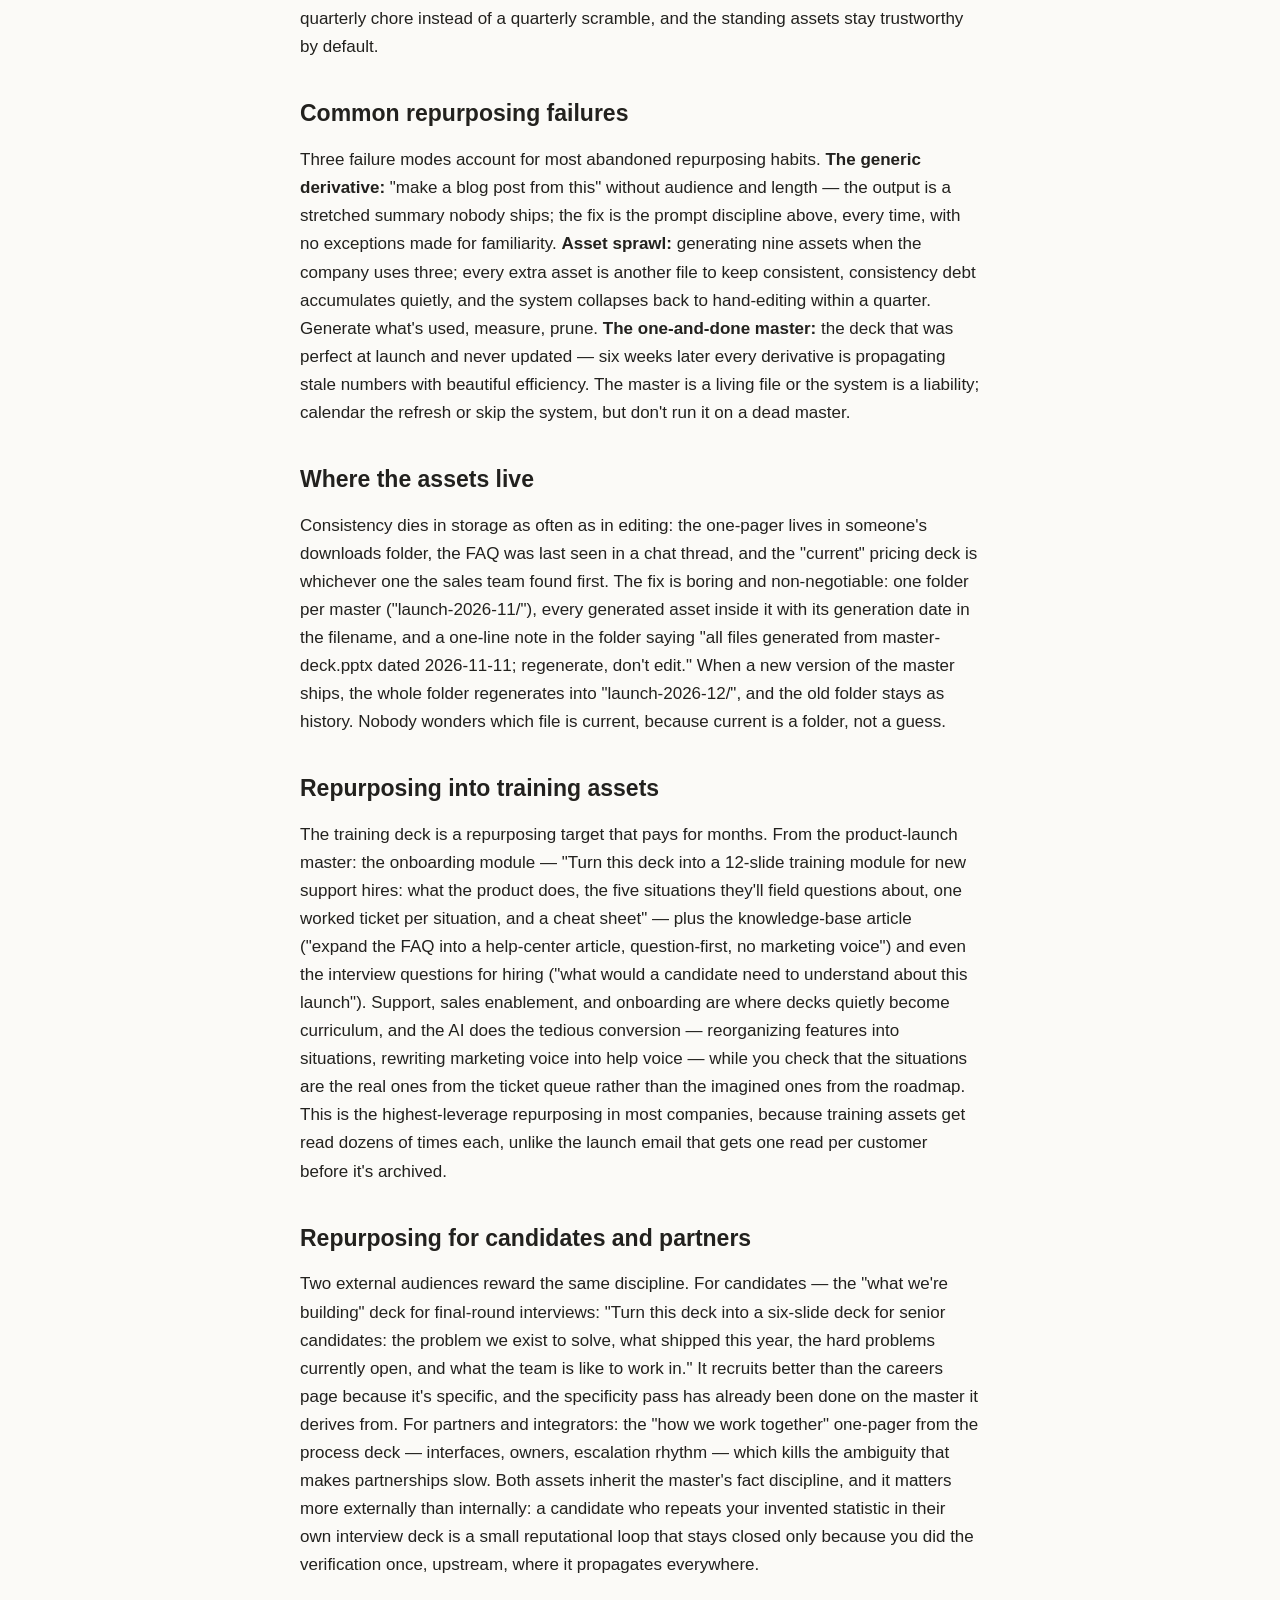
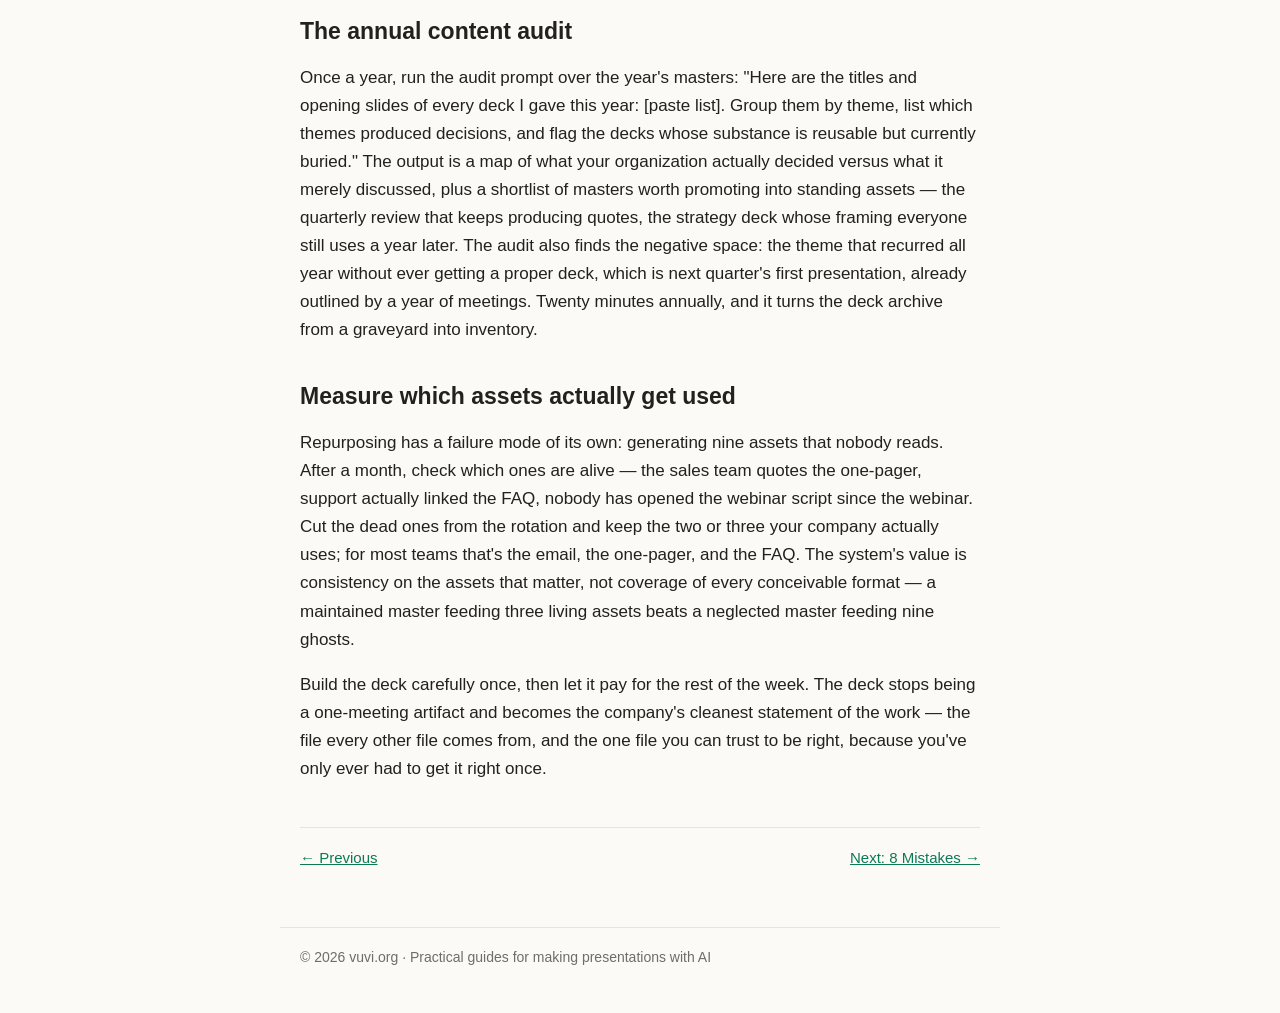
<file: blog/repurpose-one-deck-many-assets/index.html>
<!DOCTYPE html>
<html lang="en">
<head>
  <meta charset="utf-8">
  <meta name="viewport" content="width=device-width, initial-scale=1">
  <title>One Deck, Ten Assets: Repurposing Presentations with AI — vuvi.org</title>
  <meta name="description" content="A finished deck is the most compressed document in your company. Eight prompts turn it into memos, emails, posts and FAQs — with one source of truth and consistent numbers everywhere.">
  <meta name="author" content="vuvi.org">
  <meta name="robots" content="index, follow, max-image-preview:large, max-snippet:-1, max-video-preview:-1">
  <link rel="canonical" href="https://vuvi.org/blog/repurpose-one-deck-many-assets/">
  <link rel="alternate" hreflang="en" href="https://vuvi.org/blog/repurpose-one-deck-many-assets/">
  <link rel="alternate" hreflang="x-default" href="https://vuvi.org/blog/repurpose-one-deck-many-assets/">
  <link rel="alternate" type="application/rss+xml" title="vuvi.org — all articles" href="https://vuvi.org/feed.xml">
  <link rel="apple-touch-icon" sizes="180x180" href="https://vuvi.org/apple-touch-icon.png">
  <meta name="theme-color" content="#0b7a55" media="(prefers-color-scheme: light)">
  <meta name="theme-color" content="#161819" media="(prefers-color-scheme: dark)">
  <meta property="og:type" content="article">
  <meta property="og:site_name" content="vuvi.org">
  <meta property="og:locale" content="en_US">
  <meta property="og:url" content="https://vuvi.org/blog/repurpose-one-deck-many-assets/">
  <meta property="og:title" content="One Deck, Ten Assets: Repurposing Presentations with AI">
  <meta property="og:description" content="A finished deck is the most compressed document in your company. Eight prompts turn it into memos, emails, posts and FAQs — with one source of truth and consistent numbers everywhere.">
  <meta property="article:published_time" content="2026-11-11">
  <meta property="article:modified_time" content="2026-11-11">
  <meta property="article:section" content="AI presentations">
  <meta property="og:image" content="https://vuvi.org/og-image.png">
  <meta property="og:image:type" content="image/png">
  <meta property="og:image:width" content="1200">
  <meta property="og:image:height" content="630">
  <meta property="og:image:alt" content="vuvi.org — practical guides for making presentations with AI">
  <meta name="twitter:card" content="summary_large_image">
  <meta name="twitter:title" content="One Deck, Ten Assets: Repurposing Presentations with AI">
  <meta name="twitter:description" content="A finished deck is the most compressed document in your company. Eight prompts turn it into memos, emails, posts and FAQs — with one source of truth and consistent numbers everywhere.">
  <meta name="twitter:image" content="https://vuvi.org/og-image.png">
  <meta name="twitter:image:alt" content="vuvi.org — practical guides for making presentations with AI">
  <script type="application/ld+json">
{
  "@context": "https://schema.org",
  "@graph": [
    {
      "@type": "BlogPosting",
      "@id": "https://vuvi.org/blog/repurpose-one-deck-many-assets/#article",
      "headline": "One Deck, Ten Assets: Repurposing Presentations with AI",
      "name": "One Deck, Ten Assets: Repurposing Presentations with AI",
      "description": "A finished deck is the most compressed document in your company. Eight prompts turn it into memos, emails, posts and FAQs — with one source of truth and consistent numbers everywhere.",
      "url": "https://vuvi.org/blog/repurpose-one-deck-many-assets/",
      "mainEntityOfPage": {
        "@type": "WebPage",
        "@id": "https://vuvi.org/blog/repurpose-one-deck-many-assets/"
      },
      "datePublished": "2026-11-11",
      "dateModified": "2026-11-11",
      "inLanguage": "en",
      "author": {
        "@type": "Organization",
        "name": "vuvi.org",
        "url": "https://vuvi.org/"
      },
      "publisher": {
        "@type": "Organization",
        "name": "vuvi.org",
        "url": "https://vuvi.org/",
        "logo": {
          "@type": "ImageObject",
          "url": "https://vuvi.org/og-image.png",
          "width": 1200,
          "height": 630
        }
      },
      "image": {
        "@type": "ImageObject",
        "url": "https://vuvi.org/og-image.png",
        "width": 1200,
        "height": 630
      },
      "isPartOf": {
        "@type": "Blog",
        "@id": "https://vuvi.org/#blog"
      },
      "articleSection": "AI presentations",
      "timeRequired": "PT14M"
    },
    {
      "@type": "BreadcrumbList",
      "@id": "https://vuvi.org/blog/repurpose-one-deck-many-assets/#breadcrumbs",
      "itemListElement": [
        {
          "@type": "ListItem",
          "position": 1,
          "name": "Home",
          "item": "https://vuvi.org/"
        },
        {
          "@type": "ListItem",
          "position": 2,
          "name": "One Deck, Ten Assets: Repurposing Presentations with AI",
          "item": "https://vuvi.org/blog/repurpose-one-deck-many-assets/"
        }
      ]
    }
  ]
}
  </script>
  <link rel="stylesheet" href="../../styles.css">
  <link rel="icon" href="../../favicon.ico" sizes="32x32">
  <link rel="icon" href="../../favicon.svg" type="image/svg+xml">
  <link rel="manifest" href="../../site.webmanifest">
</head>
<body>
  <header class="site-header">
    <a class="home-link" href="../../">vuvi.org</a>
    <span class="tagline">Making presentations with AI</span>
  </header>
  <main>
    <article>
      <p class="backlink"><a href="../../">← All articles</a></p>
      <h1>One Deck, Ten Assets: Repurposing Presentations with AI</h1>
      <p class="meta">November 11, 2026 · 14 min read</p>

      <p>A finished deck is the most compressed document your company produces: claims, numbers and story distilled into ten slides, usually by the person who understands the material best. That makes it the best source material for everything else you have to write this week — the executive memo, the launch email, the sales one-pager, the FAQ, the posts. Most teams write each of those from scratch, from memory, which is how the same launch produces three different revenue numbers in three documents inside one calendar week.</p>
      <p>One rule makes the whole system work: <strong>derive from long to short, always from the same master, never from another derivative</strong>. Everything below — the prompts, the worked week, the failure modes — is that rule applied.</p>

      <h2>Keep one source of truth</h2>
      <p>The master deck — or the master document behind it, if the deck was built by the <a href="../ai-presentation-workflow/">standard workflow</a> — is the only source. Every other asset is generated from it. When a number changes, you update the master and regenerate the derivatives; you don't patch them by hand. This is the discipline that feels unnecessary right up to the day it saves you.</p>
      <p>The drift it prevents is concrete. Deck says "$1.4M ARR", the launch email written later from memory says "$1.5M", the one-pager the sales team edited last week still says "$1.2M" from the previous quarter. Nobody lied. Three humans each updated one document and not the others, which is the normal state of every company that writes assets by hand. With a master-deck habit, the fix for all three is one edit and four regenerations, and every document re-ships consistent.</p>
      <p>Name the master file clearly, date it, and treat it like code: the version that shipped is the version other assets were generated from. If the master changes after derivatives went out, regenerate and re-send the affected ones — that's cheaper than the meeting where two people brought different numbers.</p>

      <h2>Eight prompts that pull assets out of a deck</h2>
      <p>Each prompt below names three things: the deck it feeds on, the audience, and the length. That trio is what separates a usable asset from filler — "make a blog post from this" gets you a stretched summary. Paste the deck's full text (slides plus notes; the notes hold the arguments) with each prompt.</p>
      <ul>
        <li><strong>Executive memo</strong> — "Turn this deck into a one-page memo for executives who won't attend: decision needed, facts, recommendation, ask. Max 400 words." <em>Check: the ask appears in the first three lines, not the last paragraph — executives read that far and decide.</em></li>
        <li><strong>Launch email</strong> — "Turn this deck into a launch email to customers: what's new, who it's for, one benefit paragraph per feature, a clear CTA. Under 200 words." <em>Check: every benefit is stated as what the customer stops doing, not what the feature does.</em></li>
        <li><strong>LinkedIn series</strong> — "Turn this deck into 3 LinkedIn posts, one per key insight, each 120–150 words, each standing alone. No hashtag stuffing." <em>Check: each post carries its own conclusion; a post that needs the next one to make sense loses the scroller.</em></li>
        <li><strong>Sales one-pager</strong> — "Extract everything a seller needs to pitch this: one-line value prop, 3 proof points, 3 objections with answers, pricing summary." <em>Check: the objections are the real ones from actual calls, not the polite ones from the deck.</em></li>
        <li><strong>FAQ</strong> — "List 10 questions customers will ask about this, with 2-sentence answers based only on the deck. Mark anything the deck doesn't cover as [NEED DATA]." <em>Check: the [NEED DATA] items get answered before the FAQ ships, because a published FAQ with holes generates exactly the tickets it was supposed to absorb.</em></li>
        <li><strong>Blog post draft</strong> — "Expand this deck into a 700-word blog post, keeping its structure. Add no new claims — mark anything that needs sourcing as [SOURCE?]." <em>Check: the expansion reads as an argument, not a bulleted slide list with transitions; if it reads as the latter, ask for it to be rewritten around the reader's problem.</em></li>
        <li><strong>Webinar script</strong> — "Convert this deck into a 15-minute webinar script with timing per section and spoken transitions." <em>Check: the timing sums to 15 minutes including the Q&amp;A you plan to seed — scripts that ignore the Q&amp;A slot always overshoot.</em></li>
        <li><strong>Sales talking points</strong> — "Give 5 conversational talking points per slide, for phone calls rather than meetings." <em>Check: they're sayable in a breath — talking points that read like slide bullets fail their one job, which is surviving a phone call.</em></li>
      </ul>
      <p>Notice what the prompts refuse to do: they never let the asset invent. "Based only on the deck", "no new claims", "[NEED DATA]" — the derivatives inherit the master's fact discipline, which is the whole reason to generate from the master rather than from a model's memory of the topic.</p>

      <h2>A worked week: product launch</h2>
      <p>Deck finished Monday (30 minutes, standard workflow). Monday afternoon: the announcement email and the LinkedIn series — 25 minutes including review. Tuesday: the sales one-pager and the FAQ for support — 30 minutes, mostly resolving the three [NEED DATA] markers the FAQ surfaced, which by the way is the system catching real gaps before customers do. Wednesday: the webinar script for Thursday's launch session, 20 minutes. Same deck, six assets, identical numbers everywhere, about two hours total across the week — and every file traces to one master instead of to four people's memories.</p>
      <p>Before this habit, that same week was five people writing five documents from the deck's slides alone, and the consistency review — if anyone did it — was a calendar invite. The numbers didn't just diverge; they diverged in front of customers.</p>

      <h2>Direction matters: long to short, never the reverse</h2>
      <p>Compression is reliable; expansion is invention. Turning a deck into a memo means the AI selects and tightens — everything in the memo was already true. Turning a tweet into a deck means the AI supplies the missing ninety percent from its general knowledge, and its general knowledge doesn't include your company. That's the short-to-long trap, and the fix is upstream: start from the substance — the master doc, the data, the decision — and let the assets compress downward from there. If you only have a tweet's worth of material, you only have a tweet's worth of assets, and no prompt changes that.</p>

      <h2>Regenerate, don't patch</h2>
      <p>Hand-edited derivatives drift from the master in two ways: their numbers go stale, and their <em>wording</em> goes rogue — someone improves a sentence, someone else improves it differently, and the value proposition now has four dialects. The fix is the same for both: regenerate from the current master and re-apply only the deliberate edits. It costs minutes, because the prompts are saved, and it keeps the assets sounding like one company wrote them — which, with this system, one system actually did.</p>
      <p>This is also why the prompts live in a shared file, not in your personal history. The regeneration habit only survives if it's cheap, and cheap means the whole team can run the same prompt against the same master and get the same asset. Treat the prompt library like infrastructure: versioned, shared, boring.</p>

      <h2>The [NEED DATA] discipline, in both directions</h2>
      <p>Gaps surface during repurposing, and that's the system working, not failing. The FAQ asks a question the deck never answers; the memo needs a deadline the deck never states. The rule: <strong>fix gaps in the master, never in the derivative</strong>. Answer the question in the deck (or the doc behind it), regenerate the FAQ, and now the next asset inherits the answer too. Patching the derivative fixes one file and guarantees the gap reappears in the next one — you'd be solving the same problem weekly, with feeling.</p>

      <h2>The permissions pass</h2>
      <p>Internal decks become external assets at your own risk. Before any derivative leaves the building — email, post, one-pager — run a conscious pass over three things: facts that were fine internally but are wrong (or premature) externally, confidential numbers that the FAQ prompt would happily have quoted, and customer names that appear in proof points without permission. AI makes this easier to get wrong, not right: it extracts confidently and has no idea what your NDA covers. The safest workflow is the two-deck one from the <a href="../turn-documents-into-slides/">document article</a> — generate the internal version first, then derive the external assets from a consciously trimmed master.</p>

      <h2>A second worked example: investor update → board pack</h2>
      <p>The investor update (template 7) repurposes in a direction people forget: backward into the company. From the same master, three assets: the board memo — "Turn this update into a one-page memo for the board pack: metrics table, the one strategic question we want the board's input on, decisions needed" — the analyst FAQ for whoever preps the board call, and management talking points ("Give 5 talking points per slide for team leads to relay in their own meetings"). Thirty minutes total, and the side effect is the real value: the board question gets written down <em>before</em> the meeting, which upgrades the board conversation from status theater to actual use of the directors' experience.</p>

      <h2>The deck itself is an asset of the deck</h2>
      <p>One direction gets skipped because it looks like vanity: feeding the deck back into the next deck. The master from the last launch becomes input for the next launch's brief — the retro slide ("what we promised, what shipped, what the numbers say now") generates from the old master in two minutes, and it's the slide that makes the new deck credible, because teams that show their last promise next to the actual result get believed on the new promise. Nobody writes that slide from scratch, because it requires admitting the past; the machine asks for it, which makes it happen. This is repurposing as institutional memory — the deck is not just this quarter's communication, it's the input file for next quarter's credibility.</p>

      <h2>Refreshing an old deck into current assets</h2>
      <p>Decks age faster than assets, so repurposing has a second mode beyond launch weeks: refresh. At the start of each quarter, take last quarter's master, feed in the new numbers, and regenerate the standing assets — the QBR deck updates, and the memo, FAQ, and one-pager regenerate from it in minutes. The diff habit makes this safe: ask the AI "compare my new metrics table to last quarter's [paste both]; list what changed materially" — three lines that tell you which assets need regenerating and which can ride unchanged. Without the diff, teams regenerate everything (wasted effort, fresh chances for error) or nothing (stale numbers circulating in live files). With it, the refresh is a fifteen-minute quarterly chore instead of a quarterly scramble, and the standing assets stay trustworthy by default.</p>

      <h2>Common repurposing failures</h2>
      <p>Three failure modes account for most abandoned repurposing habits. <strong>The generic derivative:</strong> "make a blog post from this" without audience and length — the output is a stretched summary nobody ships; the fix is the prompt discipline above, every time, with no exceptions made for familiarity. <strong>Asset sprawl:</strong> generating nine assets when the company uses three; every extra asset is another file to keep consistent, consistency debt accumulates quietly, and the system collapses back to hand-editing within a quarter. Generate what's used, measure, prune. <strong>The one-and-done master:</strong> the deck that was perfect at launch and never updated — six weeks later every derivative is propagating stale numbers with beautiful efficiency. The master is a living file or the system is a liability; calendar the refresh or skip the system, but don't run it on a dead master.</p>

      <h2>Where the assets live</h2>
      <p>Consistency dies in storage as often as in editing: the one-pager lives in someone's downloads folder, the FAQ was last seen in a chat thread, and the "current" pricing deck is whichever one the sales team found first. The fix is boring and non-negotiable: one folder per master ("launch-2026-11/"), every generated asset inside it with its generation date in the filename, and a one-line note in the folder saying "all files generated from master-deck.pptx dated 2026-11-11; regenerate, don't edit." When a new version of the master ships, the whole folder regenerates into "launch-2026-12/", and the old folder stays as history. Nobody wonders which file is current, because current is a folder, not a guess.</p>

      <h2>Repurposing into training assets</h2>
      <p>The training deck is a repurposing target that pays for months. From the product-launch master: the onboarding module — "Turn this deck into a 12-slide training module for new support hires: what the product does, the five situations they'll field questions about, one worked ticket per situation, and a cheat sheet" — plus the knowledge-base article ("expand the FAQ into a help-center article, question-first, no marketing voice") and even the interview questions for hiring ("what would a candidate need to understand about this launch"). Support, sales enablement, and onboarding are where decks quietly become curriculum, and the AI does the tedious conversion — reorganizing features into situations, rewriting marketing voice into help voice — while you check that the situations are the real ones from the ticket queue rather than the imagined ones from the roadmap. This is the highest-leverage repurposing in most companies, because training assets get read dozens of times each, unlike the launch email that gets one read per customer before it's archived.</p>

      <h2>Repurposing for candidates and partners</h2>
      <p>Two external audiences reward the same discipline. For candidates — the "what we're building" deck for final-round interviews: "Turn this deck into a six-slide deck for senior candidates: the problem we exist to solve, what shipped this year, the hard problems currently open, and what the team is like to work in." It recruits better than the careers page because it's specific, and the specificity pass has already been done on the master it derives from. For partners and integrators: the "how we work together" one-pager from the process deck — interfaces, owners, escalation rhythm — which kills the ambiguity that makes partnerships slow. Both assets inherit the master's fact discipline, and it matters more externally than internally: a candidate who repeats your invented statistic in their own interview deck is a small reputational loop that stays closed only because you did the verification once, upstream, where it propagates everywhere.</p>

      <h2>The annual content audit</h2>
      <p>Once a year, run the audit prompt over the year's masters: "Here are the titles and opening slides of every deck I gave this year: [paste list]. Group them by theme, list which themes produced decisions, and flag the decks whose substance is reusable but currently buried." The output is a map of what your organization actually decided versus what it merely discussed, plus a shortlist of masters worth promoting into standing assets — the quarterly review that keeps producing quotes, the strategy deck whose framing everyone still uses a year later. The audit also finds the negative space: the theme that recurred all year without ever getting a proper deck, which is next quarter's first presentation, already outlined by a year of meetings. Twenty minutes annually, and it turns the deck archive from a graveyard into inventory.</p>

      <h2>Measure which assets actually get used</h2>
      <p>Repurposing has a failure mode of its own: generating nine assets that nobody reads. After a month, check which ones are alive — the sales team quotes the one-pager, support actually linked the FAQ, nobody has opened the webinar script since the webinar. Cut the dead ones from the rotation and keep the two or three your company actually uses; for most teams that's the email, the one-pager, and the FAQ. The system's value is consistency on the assets that matter, not coverage of every conceivable format — a maintained master feeding three living assets beats a neglected master feeding nine ghosts.</p>

      <p>Build the deck carefully once, then let it pay for the rest of the week. The deck stops being a one-meeting artifact and becomes the company's cleanest statement of the work — the file every other file comes from, and the one file you can trust to be right, because you've only ever had to get it right once.</p>
    </article>
    <nav class="post-nav">
      <a href="../ai-speaker-notes-qa-prep/">← Previous</a>
      <a class="next" href="../ai-presentation-mistakes/">Next: 8 Mistakes →</a>
    </nav>
  </main>
  <footer>© 2026 vuvi.org · Practical guides for making presentations with AI</footer>
</body>
</html>
</file>
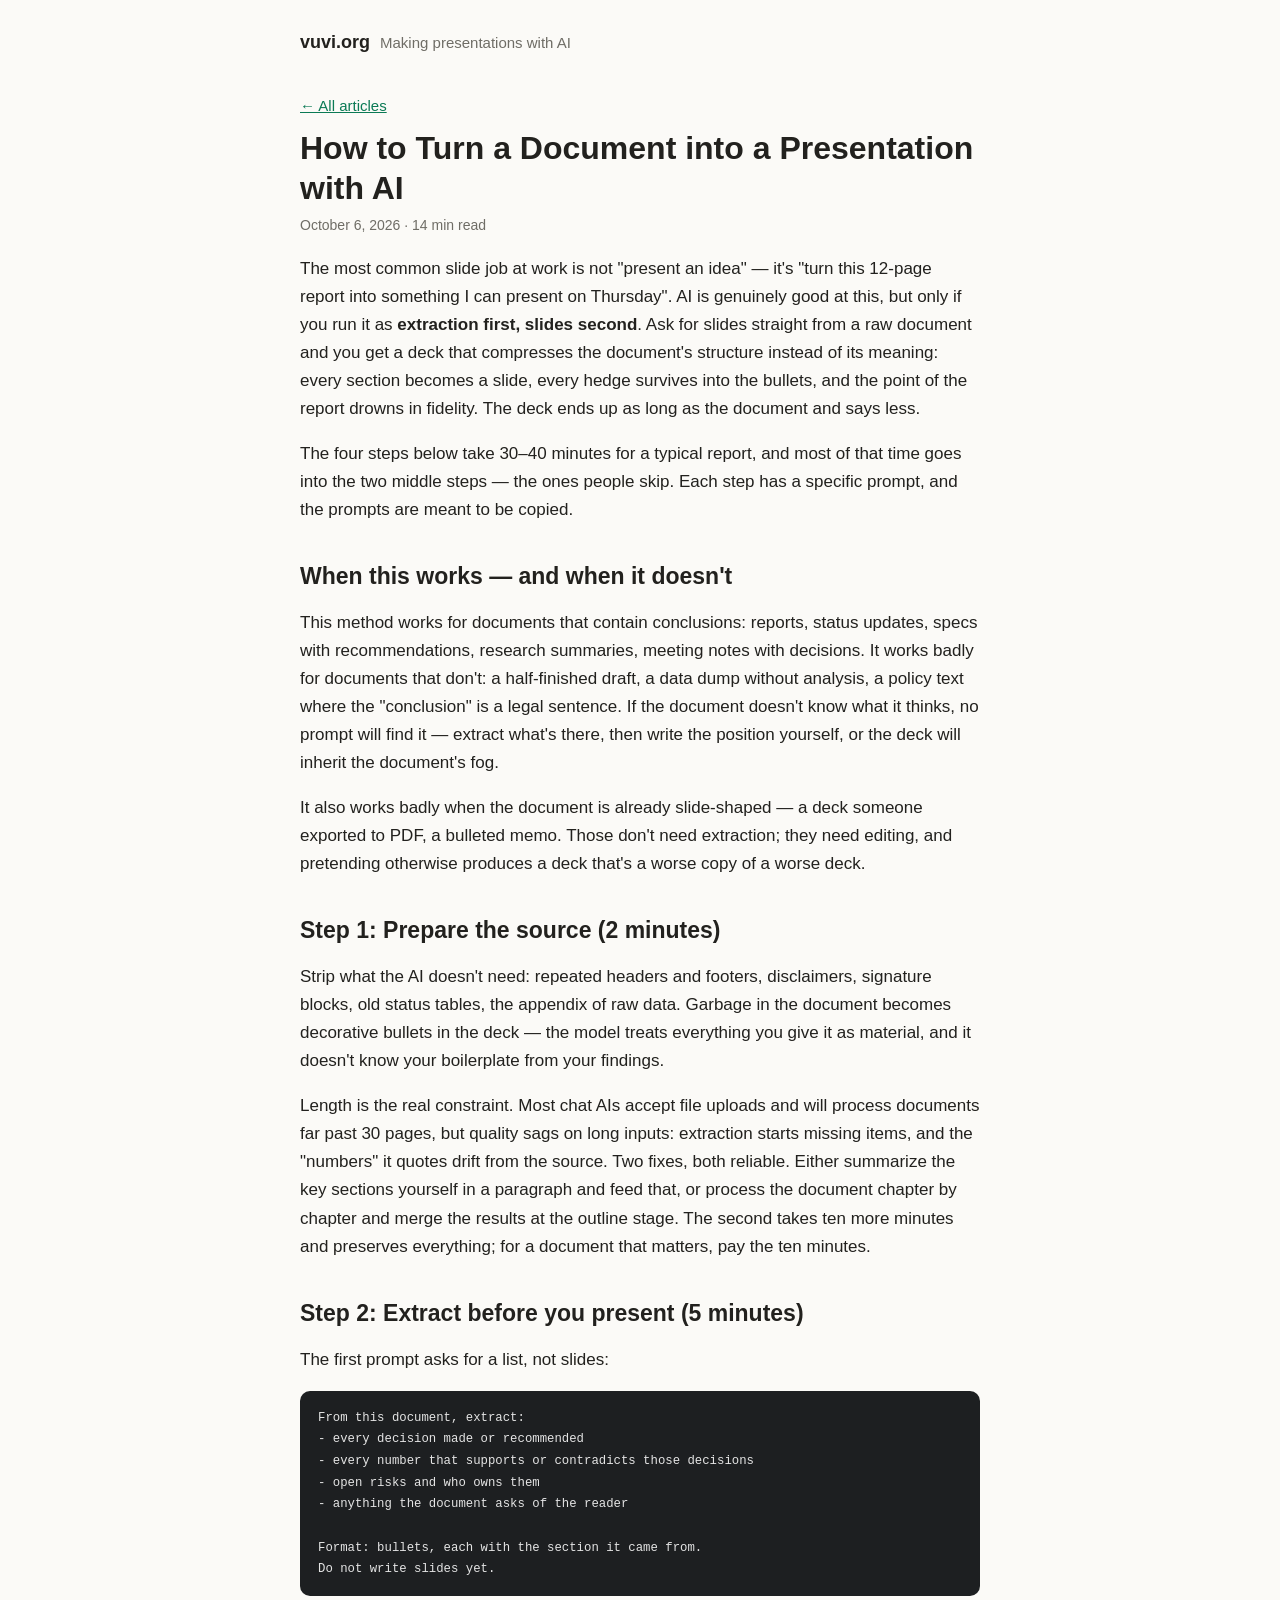
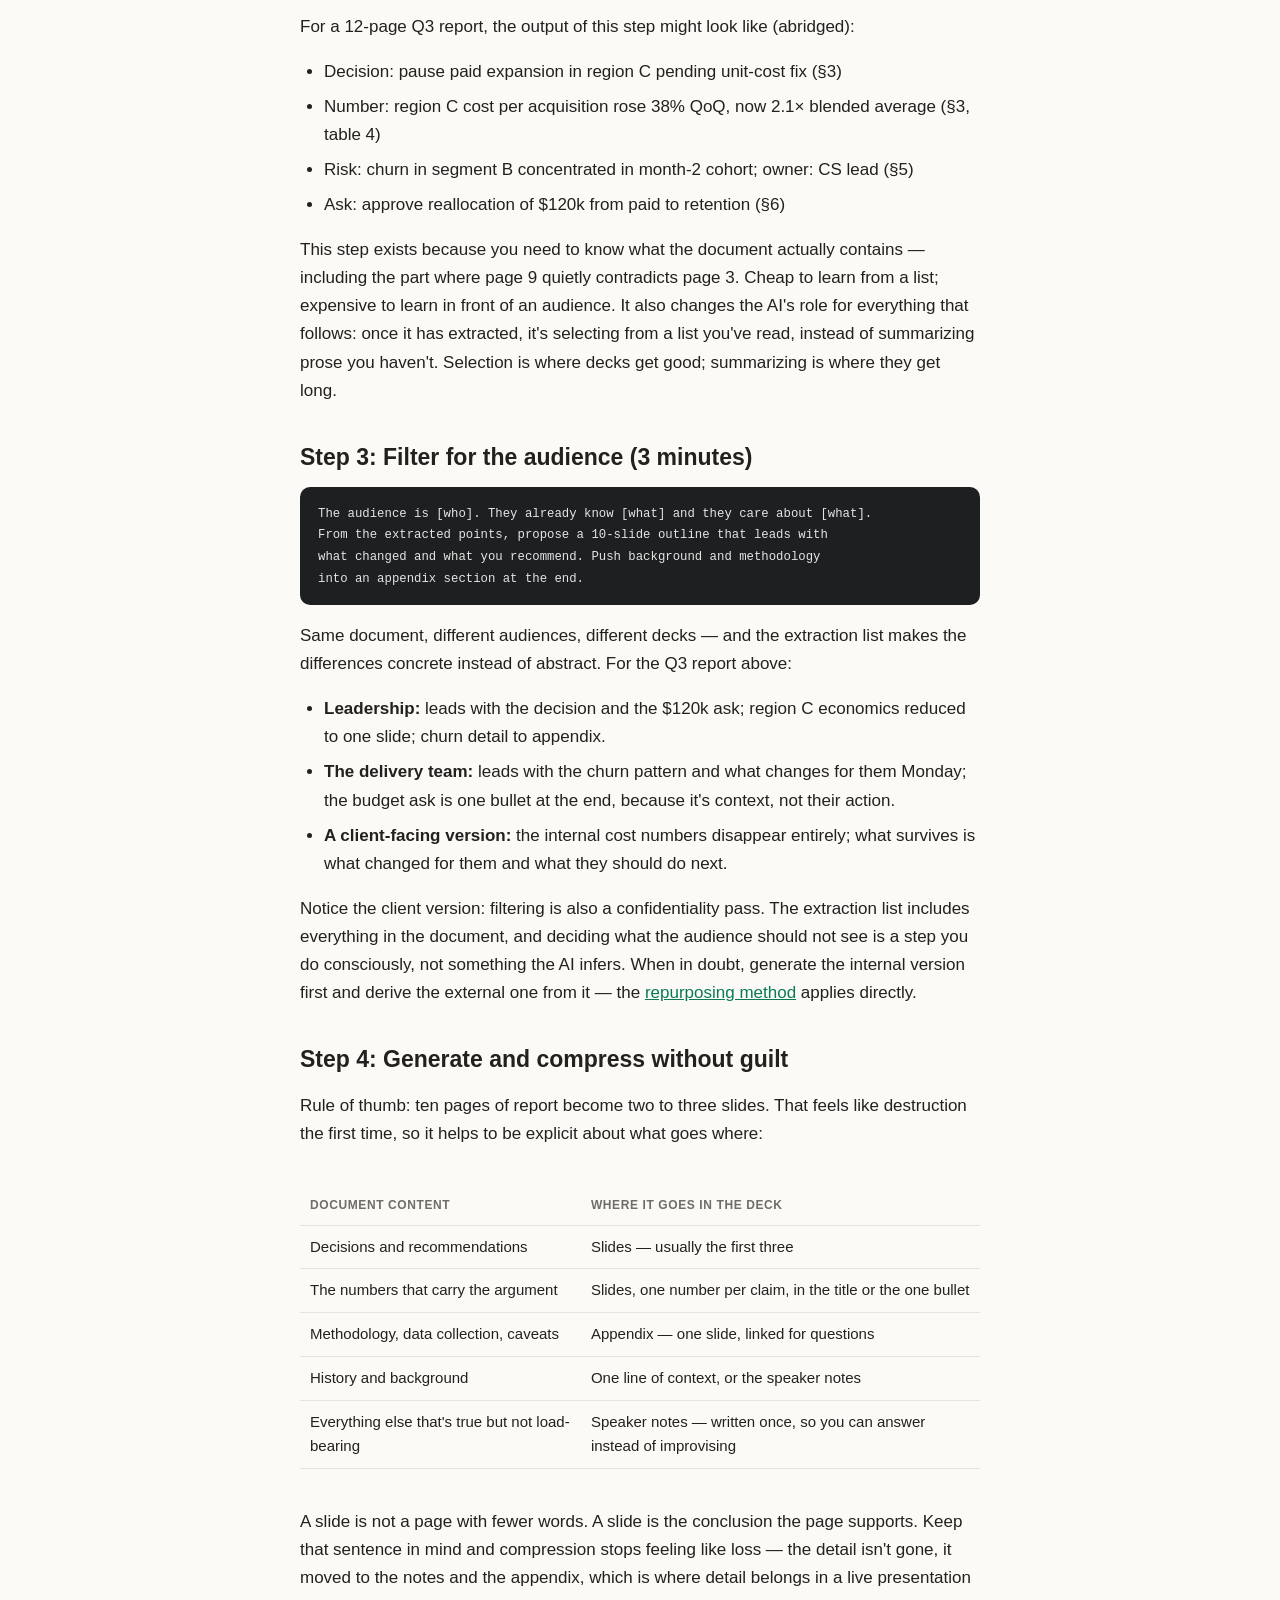
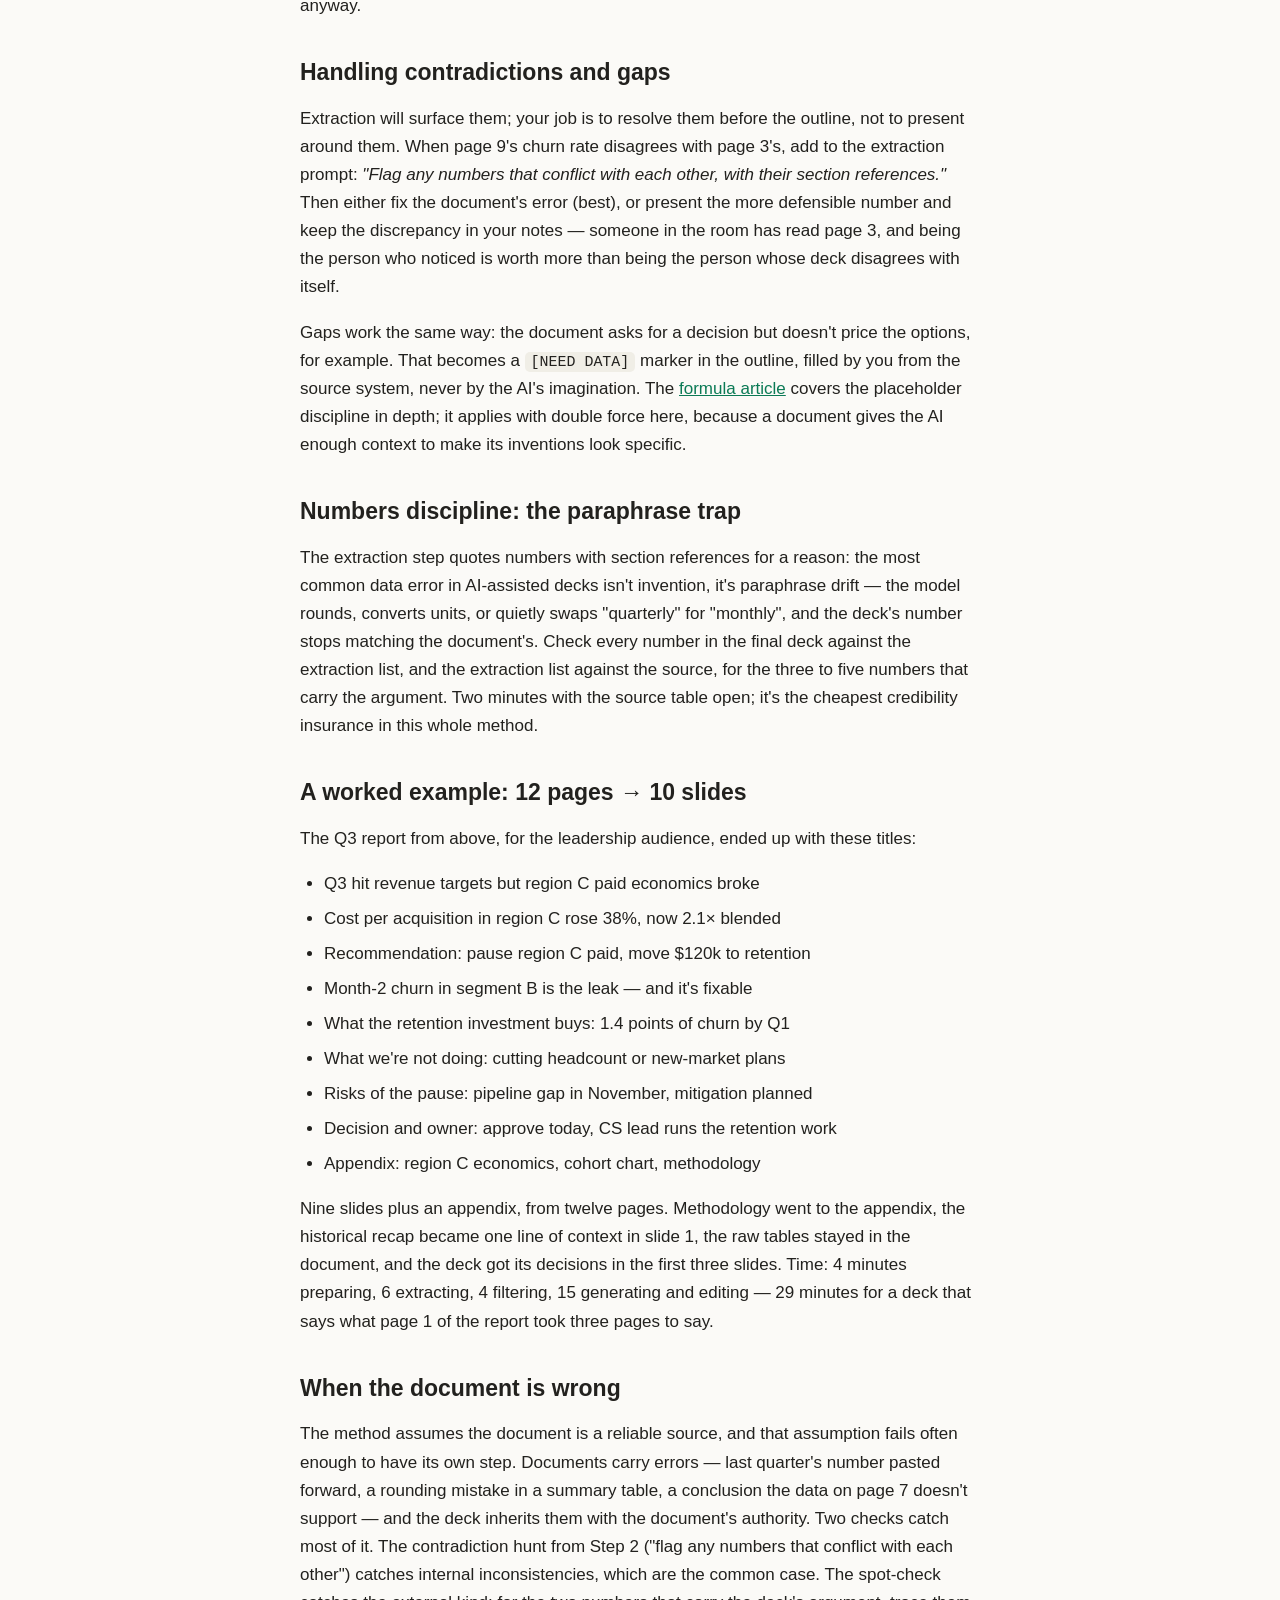
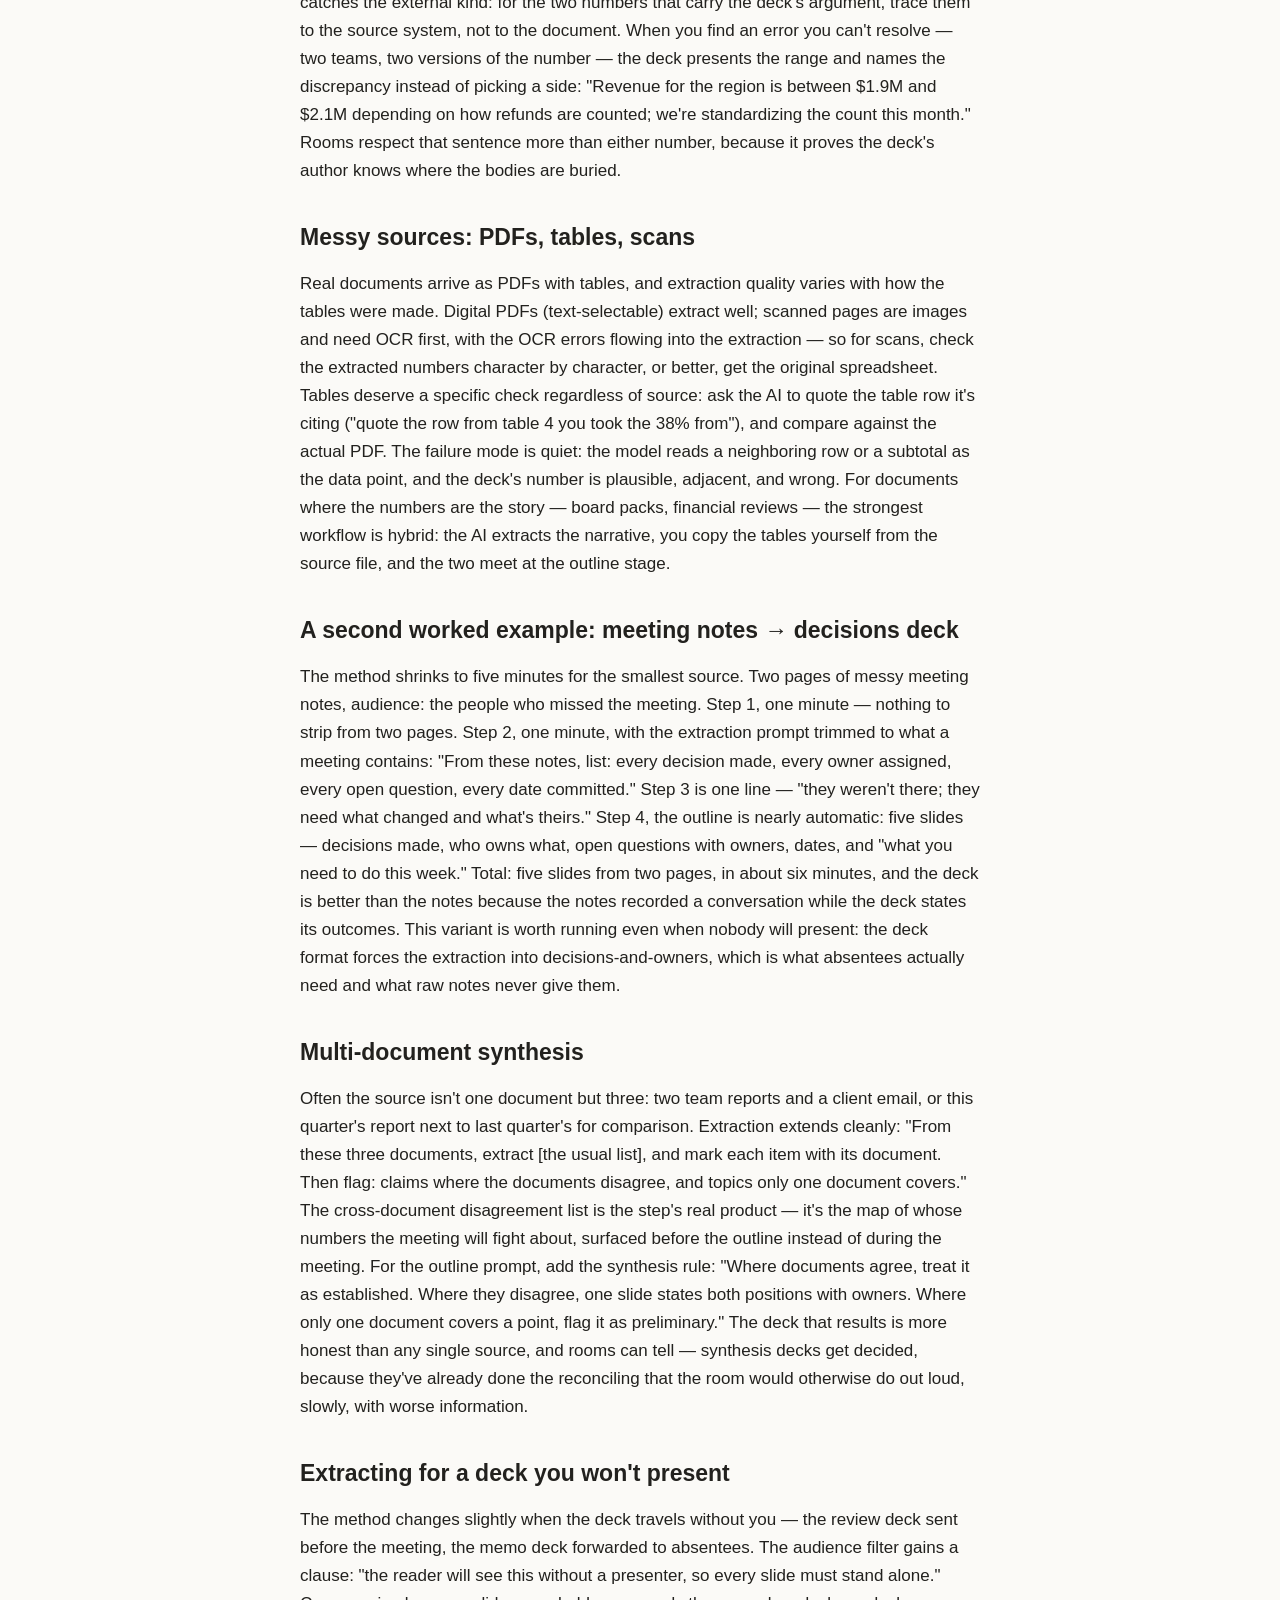
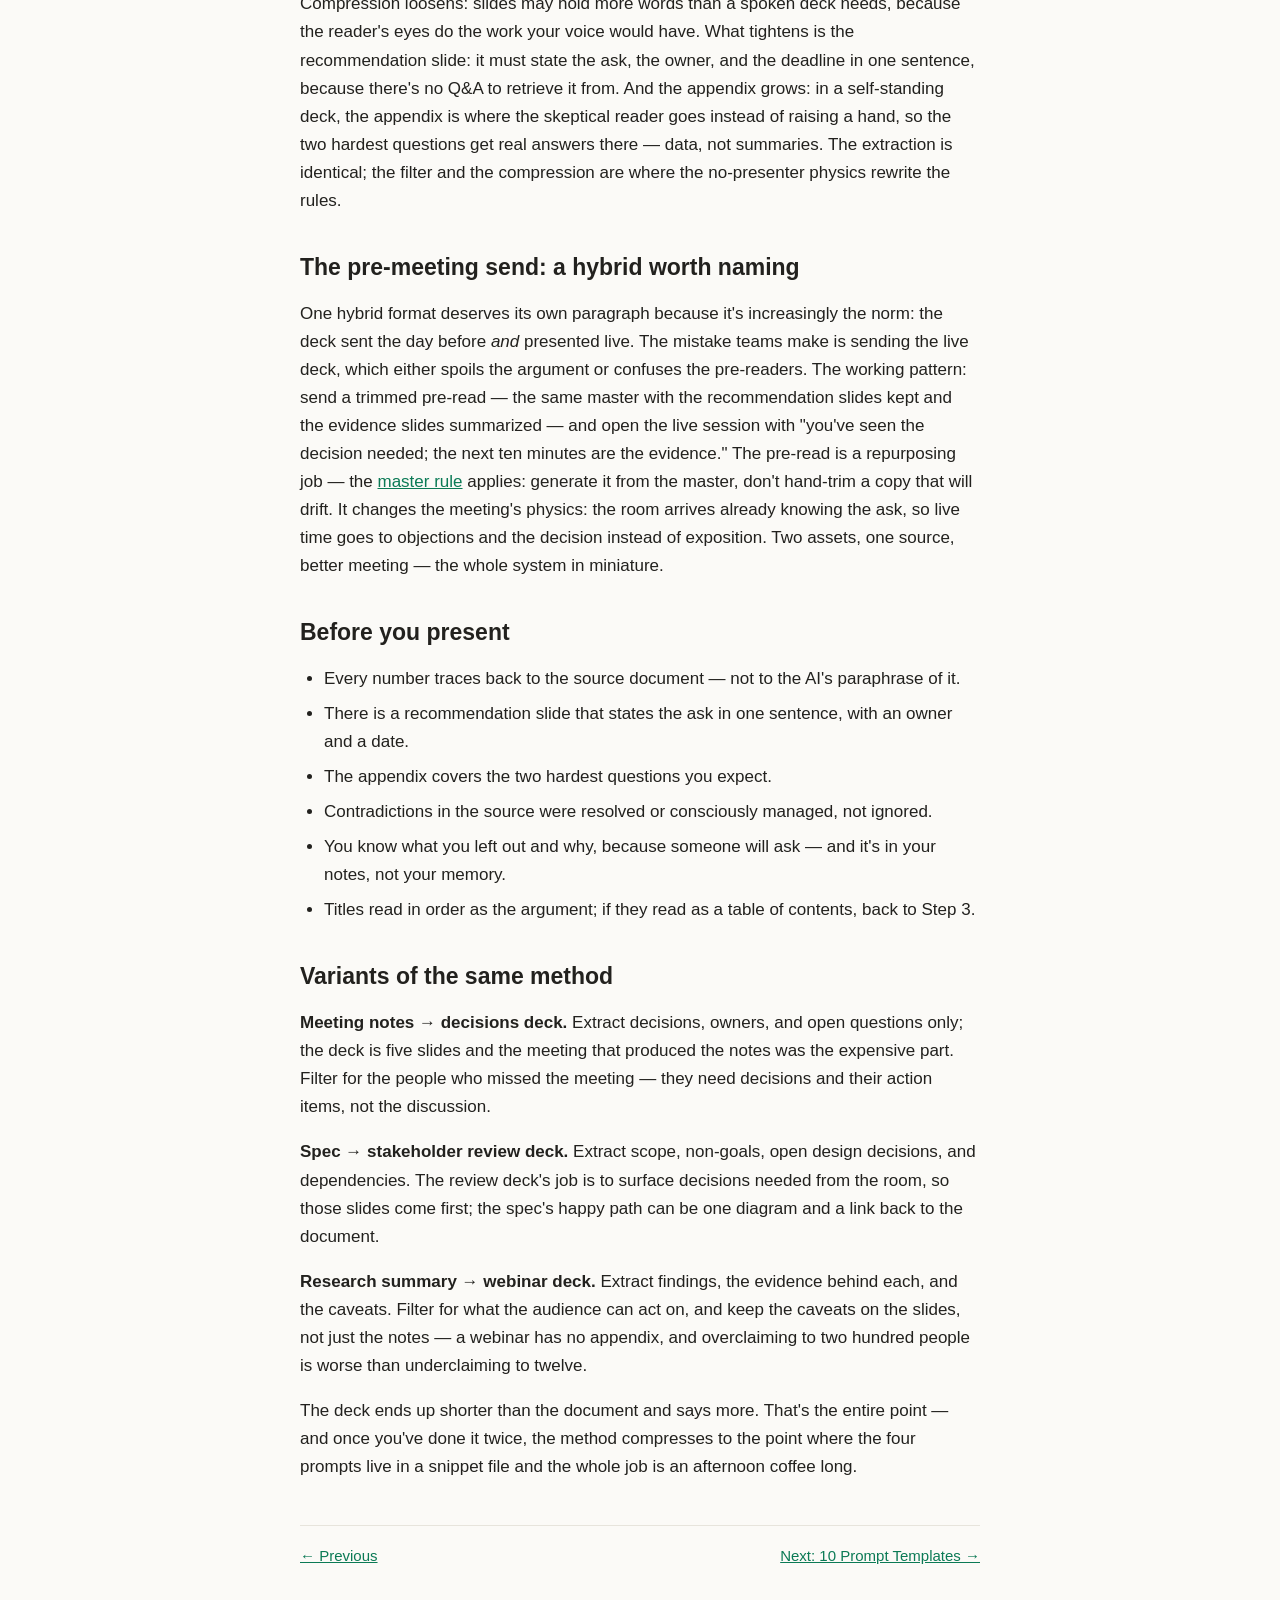
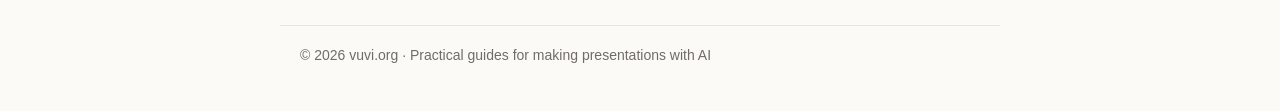
<file: blog/turn-documents-into-slides/index.html>
<!DOCTYPE html>
<html lang="en">
<head>
  <meta charset="utf-8">
  <meta name="viewport" content="width=device-width, initial-scale=1">
  <title>How to Turn a Document into a Presentation with AI — vuvi.org</title>
  <meta name="description" content="The four-step method for turning a 12-page report into a 10-slide deck: prepare, extract, filter, compress. Includes the exact prompts, a worked example, and the pre-flight checklist.">
  <meta name="author" content="vuvi.org">
  <meta name="robots" content="index, follow, max-image-preview:large, max-snippet:-1, max-video-preview:-1">
  <link rel="canonical" href="https://vuvi.org/blog/turn-documents-into-slides/">
  <link rel="alternate" hreflang="en" href="https://vuvi.org/blog/turn-documents-into-slides/">
  <link rel="alternate" hreflang="x-default" href="https://vuvi.org/blog/turn-documents-into-slides/">
  <link rel="alternate" type="application/rss+xml" title="vuvi.org — all articles" href="https://vuvi.org/feed.xml">
  <link rel="apple-touch-icon" sizes="180x180" href="https://vuvi.org/apple-touch-icon.png">
  <meta name="theme-color" content="#0b7a55" media="(prefers-color-scheme: light)">
  <meta name="theme-color" content="#161819" media="(prefers-color-scheme: dark)">
  <meta property="og:type" content="article">
  <meta property="og:site_name" content="vuvi.org">
  <meta property="og:locale" content="en_US">
  <meta property="og:url" content="https://vuvi.org/blog/turn-documents-into-slides/">
  <meta property="og:title" content="How to Turn a Document into a Presentation with AI">
  <meta property="og:description" content="The four-step method for turning a 12-page report into a 10-slide deck: prepare, extract, filter, compress. Includes the exact prompts, a worked example, and the pre-flight checklist.">
  <meta property="article:published_time" content="2026-10-06">
  <meta property="article:modified_time" content="2026-10-06">
  <meta property="article:section" content="AI presentations">
  <meta property="og:image" content="https://vuvi.org/og-image.png">
  <meta property="og:image:type" content="image/png">
  <meta property="og:image:width" content="1200">
  <meta property="og:image:height" content="630">
  <meta property="og:image:alt" content="vuvi.org — practical guides for making presentations with AI">
  <meta name="twitter:card" content="summary_large_image">
  <meta name="twitter:title" content="How to Turn a Document into a Presentation with AI">
  <meta name="twitter:description" content="The four-step method for turning a 12-page report into a 10-slide deck: prepare, extract, filter, compress. Includes the exact prompts, a worked example, and the pre-flight checklist.">
  <meta name="twitter:image" content="https://vuvi.org/og-image.png">
  <meta name="twitter:image:alt" content="vuvi.org — practical guides for making presentations with AI">
  <script type="application/ld+json">
{
  "@context": "https://schema.org",
  "@graph": [
    {
      "@type": "BlogPosting",
      "@id": "https://vuvi.org/blog/turn-documents-into-slides/#article",
      "headline": "How to Turn a Document into a Presentation with AI",
      "name": "How to Turn a Document into a Presentation with AI",
      "description": "The four-step method for turning a 12-page report into a 10-slide deck: prepare, extract, filter, compress. Includes the exact prompts, a worked example, and the pre-flight checklist.",
      "url": "https://vuvi.org/blog/turn-documents-into-slides/",
      "mainEntityOfPage": {
        "@type": "WebPage",
        "@id": "https://vuvi.org/blog/turn-documents-into-slides/"
      },
      "datePublished": "2026-10-06",
      "dateModified": "2026-10-06",
      "inLanguage": "en",
      "author": {
        "@type": "Organization",
        "name": "vuvi.org",
        "url": "https://vuvi.org/"
      },
      "publisher": {
        "@type": "Organization",
        "name": "vuvi.org",
        "url": "https://vuvi.org/",
        "logo": {
          "@type": "ImageObject",
          "url": "https://vuvi.org/og-image.png",
          "width": 1200,
          "height": 630
        }
      },
      "image": {
        "@type": "ImageObject",
        "url": "https://vuvi.org/og-image.png",
        "width": 1200,
        "height": 630
      },
      "isPartOf": {
        "@type": "Blog",
        "@id": "https://vuvi.org/#blog"
      },
      "articleSection": "AI presentations",
      "timeRequired": "PT14M"
    },
    {
      "@type": "BreadcrumbList",
      "@id": "https://vuvi.org/blog/turn-documents-into-slides/#breadcrumbs",
      "itemListElement": [
        {
          "@type": "ListItem",
          "position": 1,
          "name": "Home",
          "item": "https://vuvi.org/"
        },
        {
          "@type": "ListItem",
          "position": 2,
          "name": "How to Turn a Document into a Presentation with AI",
          "item": "https://vuvi.org/blog/turn-documents-into-slides/"
        }
      ]
    }
  ]
}
  </script>
  <link rel="stylesheet" href="../../styles.css">
  <link rel="icon" href="../../favicon.ico" sizes="32x32">
  <link rel="icon" href="../../favicon.svg" type="image/svg+xml">
  <link rel="manifest" href="../../site.webmanifest">
</head>
<body>
  <header class="site-header">
    <a class="home-link" href="../../">vuvi.org</a>
    <span class="tagline">Making presentations with AI</span>
  </header>
  <main>
    <article>
      <p class="backlink"><a href="../../">← All articles</a></p>
      <h1>How to Turn a Document into a Presentation with AI</h1>
      <p class="meta">October 6, 2026 · 14 min read</p>

      <p>The most common slide job at work is not "present an idea" — it's "turn this 12-page report into something I can present on Thursday". AI is genuinely good at this, but only if you run it as <strong>extraction first, slides second</strong>. Ask for slides straight from a raw document and you get a deck that compresses the document's structure instead of its meaning: every section becomes a slide, every hedge survives into the bullets, and the point of the report drowns in fidelity. The deck ends up as long as the document and says less.</p>
      <p>The four steps below take 30–40 minutes for a typical report, and most of that time goes into the two middle steps — the ones people skip. Each step has a specific prompt, and the prompts are meant to be copied.</p>

      <h2>When this works — and when it doesn't</h2>
      <p>This method works for documents that contain conclusions: reports, status updates, specs with recommendations, research summaries, meeting notes with decisions. It works badly for documents that don't: a half-finished draft, a data dump without analysis, a policy text where the "conclusion" is a legal sentence. If the document doesn't know what it thinks, no prompt will find it — extract what's there, then write the position yourself, or the deck will inherit the document's fog.</p>
      <p>It also works badly when the document is already slide-shaped — a deck someone exported to PDF, a bulleted memo. Those don't need extraction; they need editing, and pretending otherwise produces a deck that's a worse copy of a worse deck.</p>

      <h2>Step 1: Prepare the source (2 minutes)</h2>
      <p>Strip what the AI doesn't need: repeated headers and footers, disclaimers, signature blocks, old status tables, the appendix of raw data. Garbage in the document becomes decorative bullets in the deck — the model treats everything you give it as material, and it doesn't know your boilerplate from your findings.</p>
      <p>Length is the real constraint. Most chat AIs accept file uploads and will process documents far past 30 pages, but quality sags on long inputs: extraction starts missing items, and the "numbers" it quotes drift from the source. Two fixes, both reliable. Either summarize the key sections yourself in a paragraph and feed that, or process the document chapter by chapter and merge the results at the outline stage. The second takes ten more minutes and preserves everything; for a document that matters, pay the ten minutes.</p>

      <h2>Step 2: Extract before you present (5 minutes)</h2>
      <p>The first prompt asks for a list, not slides:</p>
      <pre><code>From this document, extract:
- every decision made or recommended
- every number that supports or contradicts those decisions
- open risks and who owns them
- anything the document asks of the reader

Format: bullets, each with the section it came from.
Do not write slides yet.</code></pre>
      <p>For a 12-page Q3 report, the output of this step might look like (abridged):</p>
      <ul>
        <li>Decision: pause paid expansion in region C pending unit-cost fix (§3)</li>
        <li>Number: region C cost per acquisition rose 38% QoQ, now 2.1× blended average (§3, table 4)</li>
        <li>Risk: churn in segment B concentrated in month-2 cohort; owner: CS lead (§5)</li>
        <li>Ask: approve reallocation of $120k from paid to retention (§6)</li>
      </ul>
      <p>This step exists because you need to know what the document actually contains — including the part where page 9 quietly contradicts page 3. Cheap to learn from a list; expensive to learn in front of an audience. It also changes the AI's role for everything that follows: once it has extracted, it's selecting from a list you've read, instead of summarizing prose you haven't. Selection is where decks get good; summarizing is where they get long.</p>

      <h2>Step 3: Filter for the audience (3 minutes)</h2>
      <pre><code>The audience is [who]. They already know [what] and they care about [what].
From the extracted points, propose a 10-slide outline that leads with
what changed and what you recommend. Push background and methodology
into an appendix section at the end.</code></pre>
      <p>Same document, different audiences, different decks — and the extraction list makes the differences concrete instead of abstract. For the Q3 report above:</p>
      <ul>
        <li><strong>Leadership:</strong> leads with the decision and the $120k ask; region C economics reduced to one slide; churn detail to appendix.</li>
        <li><strong>The delivery team:</strong> leads with the churn pattern and what changes for them Monday; the budget ask is one bullet at the end, because it's context, not their action.</li>
        <li><strong>A client-facing version:</strong> the internal cost numbers disappear entirely; what survives is what changed for them and what they should do next.</li>
      </ul>
      <p>Notice the client version: filtering is also a confidentiality pass. The extraction list includes everything in the document, and deciding what the audience should not see is a step you do consciously, not something the AI infers. When in doubt, generate the internal version first and derive the external one from it — the <a href="../repurpose-one-deck-many-assets/">repurposing method</a> applies directly.</p>

      <h2>Step 4: Generate and compress without guilt</h2>
      <p>Rule of thumb: ten pages of report become two to three slides. That feels like destruction the first time, so it helps to be explicit about what goes where:</p>
      <div class="table-wrap">
      <table>
        <thead><tr><th>Document content</th><th>Where it goes in the deck</th></tr></thead>
        <tbody>
          <tr><td>Decisions and recommendations</td><td>Slides — usually the first three</td></tr>
          <tr><td>The numbers that carry the argument</td><td>Slides, one number per claim, in the title or the one bullet</td></tr>
          <tr><td>Methodology, data collection, caveats</td><td>Appendix — one slide, linked for questions</td></tr>
          <tr><td>History and background</td><td>One line of context, or the speaker notes</td></tr>
          <tr><td>Everything else that's true but not load-bearing</td><td>Speaker notes — written once, so you can answer instead of improvising</td></tr>
        </tbody>
      </table>
      </div>
      <p>A slide is not a page with fewer words. A slide is the conclusion the page supports. Keep that sentence in mind and compression stops feeling like loss — the detail isn't gone, it moved to the notes and the appendix, which is where detail belongs in a live presentation anyway.</p>

      <h2>Handling contradictions and gaps</h2>
      <p>Extraction will surface them; your job is to resolve them before the outline, not to present around them. When page 9's churn rate disagrees with page 3's, add to the extraction prompt: <em>"Flag any numbers that conflict with each other, with their section references."</em> Then either fix the document's error (best), or present the more defensible number and keep the discrepancy in your notes — someone in the room has read page 3, and being the person who noticed is worth more than being the person whose deck disagrees with itself.</p>
      <p>Gaps work the same way: the document asks for a decision but doesn't price the options, for example. That becomes a <code>[NEED DATA]</code> marker in the outline, filled by you from the source system, never by the AI's imagination. The <a href="../prompt-formula-for-slides/">formula article</a> covers the placeholder discipline in depth; it applies with double force here, because a document gives the AI enough context to make its inventions look specific.</p>

      <h2>Numbers discipline: the paraphrase trap</h2>
      <p>The extraction step quotes numbers with section references for a reason: the most common data error in AI-assisted decks isn't invention, it's paraphrase drift — the model rounds, converts units, or quietly swaps "quarterly" for "monthly", and the deck's number stops matching the document's. Check every number in the final deck against the extraction list, and the extraction list against the source, for the three to five numbers that carry the argument. Two minutes with the source table open; it's the cheapest credibility insurance in this whole method.</p>

      <h2>A worked example: 12 pages → 10 slides</h2>
      <p>The Q3 report from above, for the leadership audience, ended up with these titles:</p>
      <ul>
        <li>Q3 hit revenue targets but region C paid economics broke</li>
        <li>Cost per acquisition in region C rose 38%, now 2.1× blended</li>
        <li>Recommendation: pause region C paid, move $120k to retention</li>
        <li>Month-2 churn in segment B is the leak — and it's fixable</li>
        <li>What the retention investment buys: 1.4 points of churn by Q1</li>
        <li>What we're not doing: cutting headcount or new-market plans</li>
        <li>Risks of the pause: pipeline gap in November, mitigation planned</li>
        <li>Decision and owner: approve today, CS lead runs the retention work</li>
        <li>Appendix: region C economics, cohort chart, methodology</li>
      </ul>
      <p>Nine slides plus an appendix, from twelve pages. Methodology went to the appendix, the historical recap became one line of context in slide 1, the raw tables stayed in the document, and the deck got its decisions in the first three slides. Time: 4 minutes preparing, 6 extracting, 4 filtering, 15 generating and editing — 29 minutes for a deck that says what page 1 of the report took three pages to say.</p>

      <h2>When the document is wrong</h2>
      <p>The method assumes the document is a reliable source, and that assumption fails often enough to have its own step. Documents carry errors — last quarter's number pasted forward, a rounding mistake in a summary table, a conclusion the data on page 7 doesn't support — and the deck inherits them with the document's authority. Two checks catch most of it. The contradiction hunt from Step 2 ("flag any numbers that conflict with each other") catches internal inconsistencies, which are the common case. The spot-check catches the external kind: for the two numbers that carry the deck's argument, trace them to the source system, not to the document. When you find an error you can't resolve — two teams, two versions of the number — the deck presents the range and names the discrepancy instead of picking a side: "Revenue for the region is between $1.9M and $2.1M depending on how refunds are counted; we're standardizing the count this month." Rooms respect that sentence more than either number, because it proves the deck's author knows where the bodies are buried.</p>

      <h2>Messy sources: PDFs, tables, scans</h2>
      <p>Real documents arrive as PDFs with tables, and extraction quality varies with how the tables were made. Digital PDFs (text-selectable) extract well; scanned pages are images and need OCR first, with the OCR errors flowing into the extraction — so for scans, check the extracted numbers character by character, or better, get the original spreadsheet. Tables deserve a specific check regardless of source: ask the AI to quote the table row it's citing ("quote the row from table 4 you took the 38% from"), and compare against the actual PDF. The failure mode is quiet: the model reads a neighboring row or a subtotal as the data point, and the deck's number is plausible, adjacent, and wrong. For documents where the numbers are the story — board packs, financial reviews — the strongest workflow is hybrid: the AI extracts the narrative, you copy the tables yourself from the source file, and the two meet at the outline stage.</p>

      <h2>A second worked example: meeting notes → decisions deck</h2>
      <p>The method shrinks to five minutes for the smallest source. Two pages of messy meeting notes, audience: the people who missed the meeting. Step 1, one minute — nothing to strip from two pages. Step 2, one minute, with the extraction prompt trimmed to what a meeting contains: "From these notes, list: every decision made, every owner assigned, every open question, every date committed." Step 3 is one line — "they weren't there; they need what changed and what's theirs." Step 4, the outline is nearly automatic: five slides — decisions made, who owns what, open questions with owners, dates, and "what you need to do this week." Total: five slides from two pages, in about six minutes, and the deck is better than the notes because the notes recorded a conversation while the deck states its outcomes. This variant is worth running even when nobody will present: the deck format forces the extraction into decisions-and-owners, which is what absentees actually need and what raw notes never give them.</p>

      <h2>Multi-document synthesis</h2>
      <p>Often the source isn't one document but three: two team reports and a client email, or this quarter's report next to last quarter's for comparison. Extraction extends cleanly: "From these three documents, extract [the usual list], and mark each item with its document. Then flag: claims where the documents disagree, and topics only one document covers." The cross-document disagreement list is the step's real product — it's the map of whose numbers the meeting will fight about, surfaced before the outline instead of during the meeting. For the outline prompt, add the synthesis rule: "Where documents agree, treat it as established. Where they disagree, one slide states both positions with owners. Where only one document covers a point, flag it as preliminary." The deck that results is more honest than any single source, and rooms can tell — synthesis decks get decided, because they've already done the reconciling that the room would otherwise do out loud, slowly, with worse information.</p>

      <h2>Extracting for a deck you won't present</h2>
      <p>The method changes slightly when the deck travels without you — the review deck sent before the meeting, the memo deck forwarded to absentees. The audience filter gains a clause: "the reader will see this without a presenter, so every slide must stand alone." Compression loosens: slides may hold more words than a spoken deck needs, because the reader's eyes do the work your voice would have. What tightens is the recommendation slide: it must state the ask, the owner, and the deadline in one sentence, because there's no Q&amp;A to retrieve it from. And the appendix grows: in a self-standing deck, the appendix is where the skeptical reader goes instead of raising a hand, so the two hardest questions get real answers there — data, not summaries. The extraction is identical; the filter and the compression are where the no-presenter physics rewrite the rules.</p>

      <h2>The pre-meeting send: a hybrid worth naming</h2>
      <p>One hybrid format deserves its own paragraph because it's increasingly the norm: the deck sent the day before <em>and</em> presented live. The mistake teams make is sending the live deck, which either spoils the argument or confuses the pre-readers. The working pattern: send a trimmed pre-read — the same master with the recommendation slides kept and the evidence slides summarized — and open the live session with "you've seen the decision needed; the next ten minutes are the evidence." The pre-read is a repurposing job — the <a href="../repurpose-one-deck-many-assets/">master rule</a> applies: generate it from the master, don't hand-trim a copy that will drift. It changes the meeting's physics: the room arrives already knowing the ask, so live time goes to objections and the decision instead of exposition. Two assets, one source, better meeting — the whole system in miniature.</p>

      <h2>Before you present</h2>
      <ul>
        <li>Every number traces back to the source document — not to the AI's paraphrase of it.</li>
        <li>There is a recommendation slide that states the ask in one sentence, with an owner and a date.</li>
        <li>The appendix covers the two hardest questions you expect.</li>
        <li>Contradictions in the source were resolved or consciously managed, not ignored.</li>
        <li>You know what you left out and why, because someone will ask — and it's in your notes, not your memory.</li>
        <li>Titles read in order as the argument; if they read as a table of contents, back to Step 3.</li>
      </ul>

      <h2>Variants of the same method</h2>
      <p><strong>Meeting notes → decisions deck.</strong> Extract decisions, owners, and open questions only; the deck is five slides and the meeting that produced the notes was the expensive part. Filter for the people who missed the meeting — they need decisions and their action items, not the discussion.</p>
      <p><strong>Spec → stakeholder review deck.</strong> Extract scope, non-goals, open design decisions, and dependencies. The review deck's job is to surface decisions needed from the room, so those slides come first; the spec's happy path can be one diagram and a link back to the document.</p>
      <p><strong>Research summary → webinar deck.</strong> Extract findings, the evidence behind each, and the caveats. Filter for what the audience can act on, and keep the caveats on the slides, not just the notes — a webinar has no appendix, and overclaiming to two hundred people is worse than underclaiming to twelve.</p>

      <p>The deck ends up shorter than the document and says more. That's the entire point — and once you've done it twice, the method compresses to the point where the four prompts live in a snippet file and the whole job is an afternoon coffee long.</p>
    </article>
    <nav class="post-nav">
      <a href="../ai-presentation-tools-compared/">← Previous</a>
      <a class="next" href="../prompt-templates-by-type/">Next: 10 Prompt Templates →</a>
    </nav>
  </main>
  <footer>© 2026 vuvi.org · Practical guides for making presentations with AI</footer>
</body>
</html>
</file>
<file: styles.css>
/* vuvi.org — single stylesheet for the whole site. No build step. */
:root{
  --bg:#fbfaf7; --card:#ffffff; --text:#22211e; --muted:#6f6d66;
  --accent:#0b7a55; --accent-dark:#096347; --border:#e7e4dc;
  --code-bg:#1d1f21; --code-text:#e4e4e4; --inline-bg:#f0eee6;
}
@media (prefers-color-scheme: dark){
  :root{
    --bg:#161819; --card:#1e2123; --text:#e8e6e1; --muted:#9b988f;
    --accent:#3ecf94; --accent-dark:#7ddfb2; --border:#2c2f31;
    --code-bg:#111214; --code-text:#dcdcdc; --inline-bg:#262a2c;
  }
}
*{box-sizing:border-box}
html{-webkit-text-size-adjust:100%}
body{
  margin:0; background:var(--bg); color:var(--text);
  font:17px/1.65 -apple-system,BlinkMacSystemFont,"Segoe UI",Roboto,Helvetica,Arial,sans-serif;
}
main,header.site-header,footer{max-width:720px;margin:0 auto;padding:0 20px}
header.site-header{padding-top:28px;padding-bottom:6px;display:flex;align-items:baseline;gap:10px;flex-wrap:wrap}
.home-link{font-weight:700;color:var(--text);text-decoration:none;font-size:18px}
a.home-link:hover{color:var(--accent)}
.tagline{color:var(--muted);font-size:15px}
footer{border-top:1px solid var(--border);margin-top:56px;margin-bottom:44px;padding-top:18px;color:var(--muted);font-size:14px}
a{color:var(--accent)}
a:hover{color:var(--accent-dark)}

/* Homepage */
.hero{padding:34px 0 8px}
.hero h1{font-size:34px;line-height:1.2;margin:0 0 14px}
.hero p{color:var(--muted);font-size:18px;margin:0}
.list-title{font-size:14px;text-transform:uppercase;letter-spacing:.08em;color:var(--muted);margin:44px 0 4px;font-weight:600}
.post-list{list-style:none;margin:0;padding:0}
.post-list li{padding:22px 0;border-bottom:1px solid var(--border)}
.post-list li:last-child{border-bottom:0}
.post-title{font-size:20px;font-weight:600;color:var(--text);text-decoration:none;line-height:1.35}
.post-title:hover{color:var(--accent)}
.badge{display:inline-block;font-size:12px;font-weight:600;color:var(--accent);border:1px solid var(--accent);border-radius:999px;padding:1px 9px;margin-left:8px;vertical-align:2px}
.meta{color:var(--muted);font-size:14px;margin:6px 0 8px}
.excerpt{margin:0}

/* Article */
.backlink{font-size:15px;margin:30px 0 0}
article h1{font-size:32px;line-height:1.25;margin:10px 0 6px}
article h2{font-size:23px;line-height:1.3;margin:38px 0 12px}
article h3{font-size:19px;line-height:1.35;margin:28px 0 8px}
article ul,article ol{padding-left:24px}
article li{margin:7px 0}
pre{
  background:var(--code-bg);color:var(--code-text);
  padding:16px 18px;border-radius:10px;overflow-x:auto;
  font-size:14px;line-height:1.55;white-space:pre-wrap;word-break:break-word;
}
pre code{background:none;padding:0;color:inherit}
code{background:var(--inline-bg);padding:2px 6px;border-radius:5px;font-size:.88em}
blockquote{margin:20px 0;padding:2px 18px;border-left:3px solid var(--accent);color:var(--muted)}
.table-wrap{overflow-x:auto}
table{width:100%;border-collapse:collapse;margin:22px 0;font-size:15px}
th,td{text-align:left;padding:9px 10px;border-bottom:1px solid var(--border);vertical-align:top}
th{color:var(--muted);font-weight:600;font-size:12px;text-transform:uppercase;letter-spacing:.05em}
.post-nav{display:flex;justify-content:space-between;gap:16px;margin:44px 0 0;padding-top:18px;border-top:1px solid var(--border);font-size:15px}
.post-nav .next{margin-left:auto;text-align:right}
</file>
